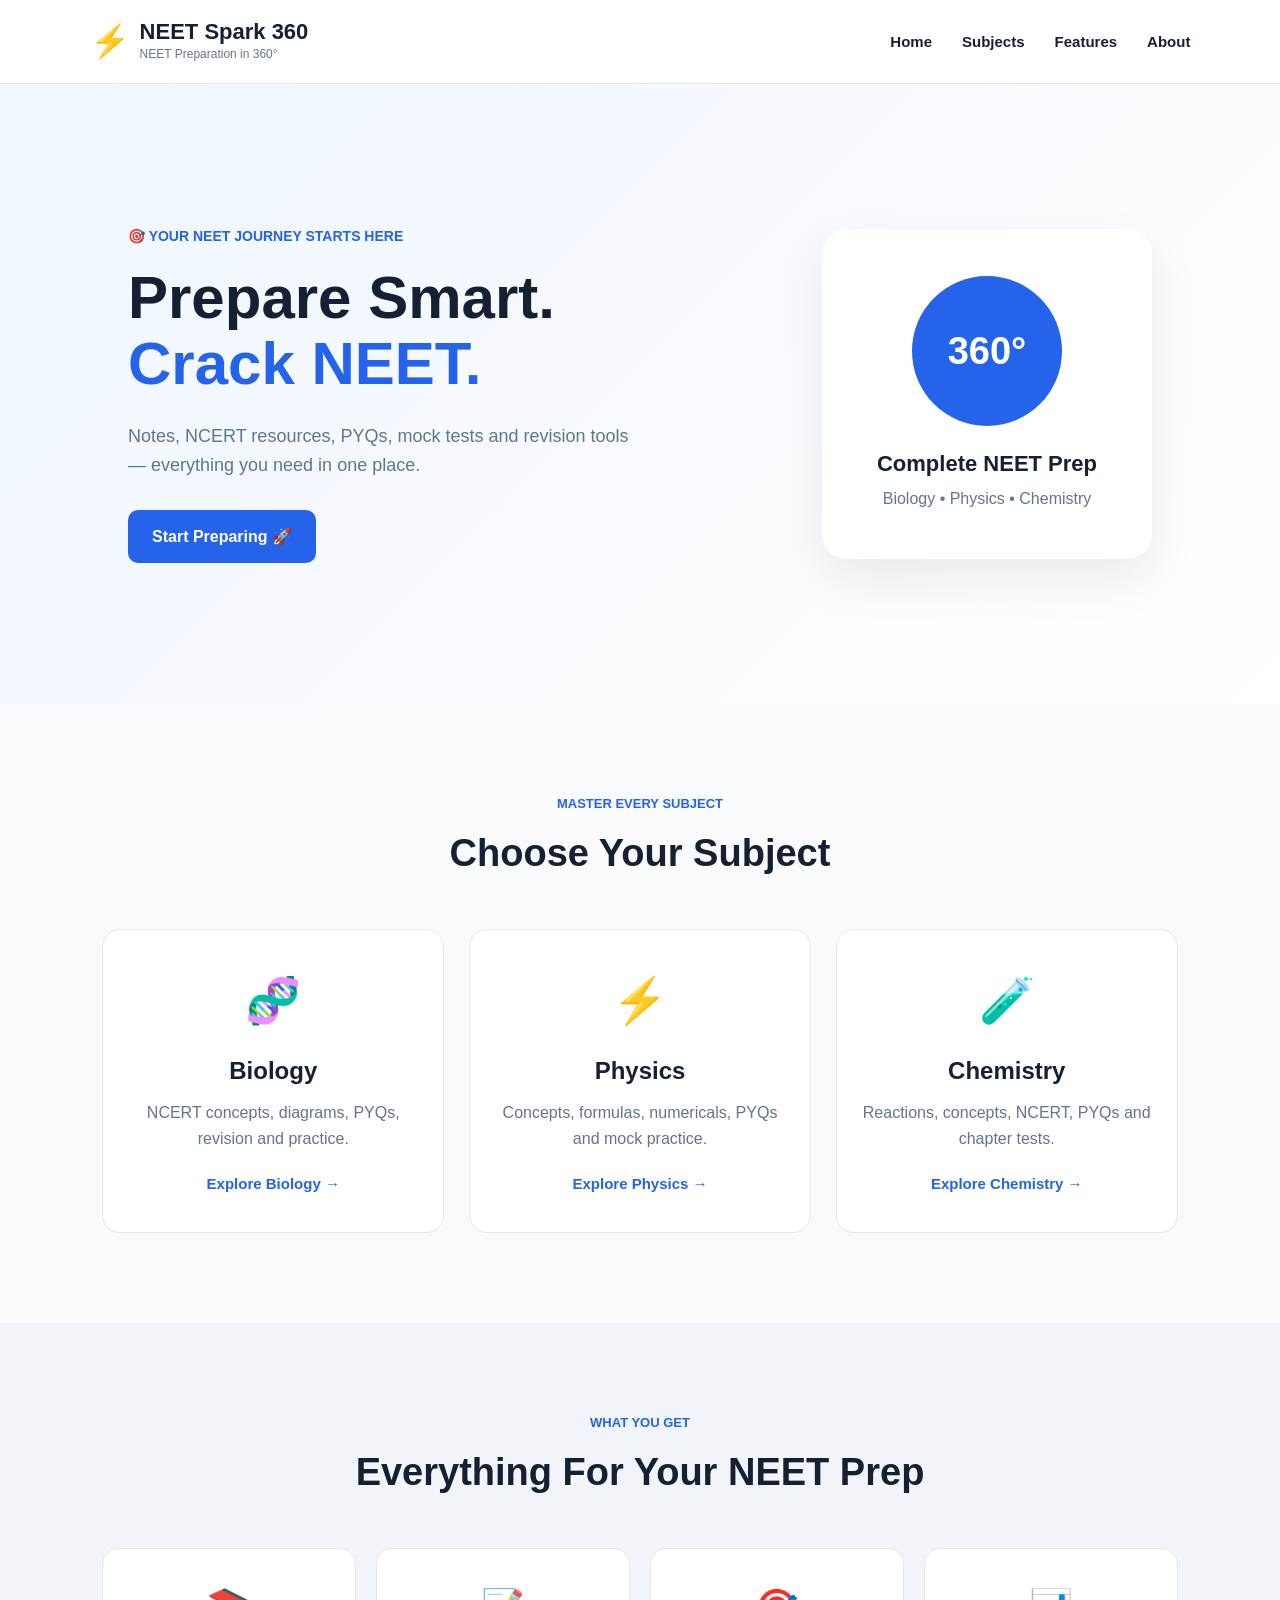
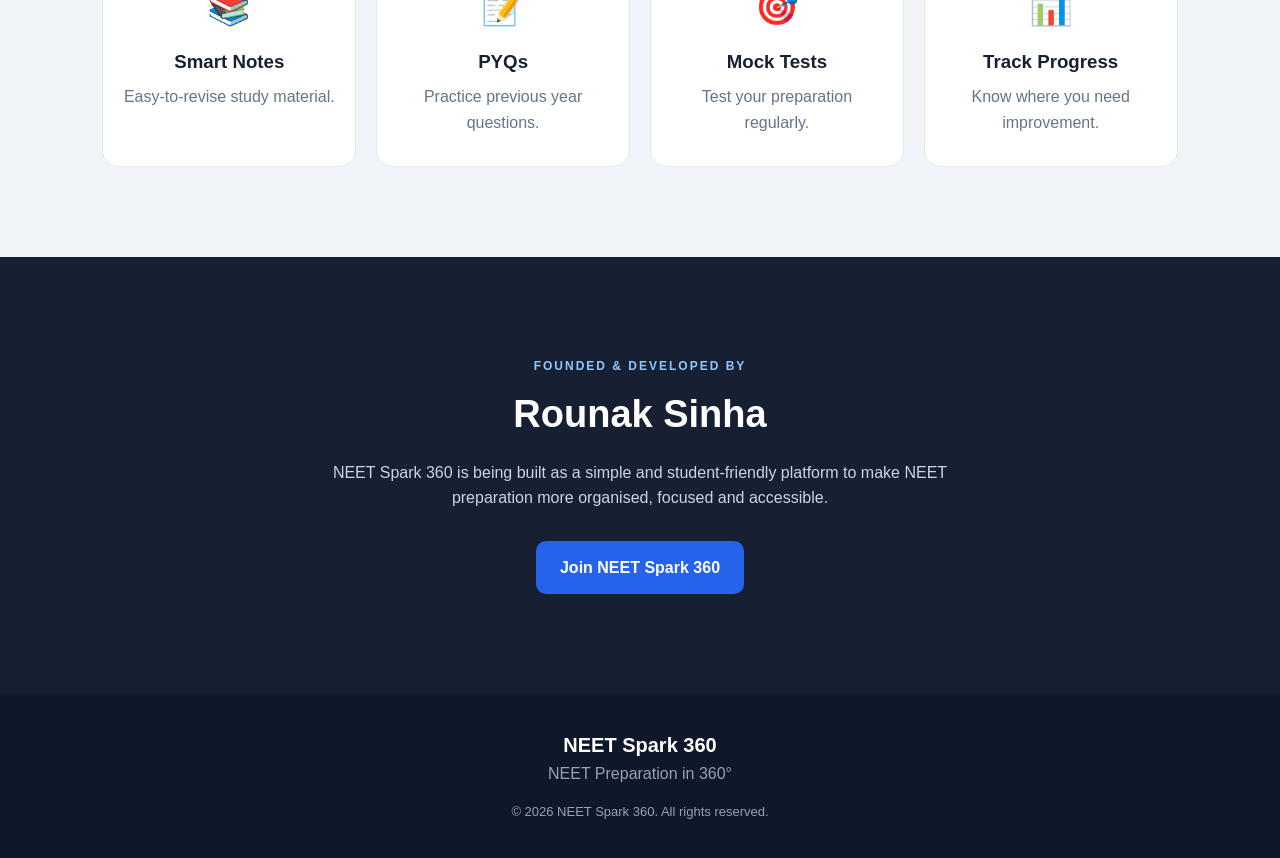
<file: index.html>
<!DOCTYPE html>
<html lang="en">

<head>
    <meta charset="UTF-8">
    <meta name="viewport" content="width=device-width, initial-scale=1.0">

    <title>NEET Spark 360</title>

    <link rel="stylesheet" href="style.css">
</head>

<body>

    <!-- HEADER + NAVIGATION -->
    <header>

        <div class="logo">

            <span>⚡</span>

            <div>
                <h1>NEET Spark 360</h1>
                <p>NEET Preparation in 360°</p>
            </div>

        </div>

        <nav>
            <a href="#home">Home</a>
            <a href="#subjects">Subjects</a>
            <a href="#features">Features</a>
            <a href="#about">About</a>
        </nav>

    </header>


    <!-- HOME -->
    <section class="hero" id="home">

        <div class="hero-text">

            <p class="tag">🎯 YOUR NEET JOURNEY STARTS HERE</p>

            <h2>
                Prepare Smart.<br>
                <span>Crack NEET.</span>
            </h2>

            <p class="hero-description">
                Notes, NCERT resources, PYQs, mock tests and
                revision tools — everything you need in one place.
            </p>

            <button class="primary-btn">
                Start Preparing 🚀
            </button>

        </div>


        <div class="hero-box">

            <div class="circle">360°</div>

            <h3>Complete NEET Prep</h3>

            <p>Biology • Physics • Chemistry</p>

        </div>

    </section>


    <!-- SUBJECTS -->
    <section class="section" id="subjects">

        <p class="section-tag">MASTER EVERY SUBJECT</p>

        <h2 class="section-title">Choose Your Subject</h2>


        <div class="subject-container">


            <!-- BIOLOGY -->
            <div class="subject-card">

                <div class="subject-icon">🧬</div>

                <h3>Biology</h3>

                <p>
                    NCERT concepts, diagrams, PYQs,
                    revision and practice.
                </p>

                <button onclick="window.location.href='biology.html'">
                    Explore Biology →
                </button>

            </div>


            <!-- PHYSICS -->
            <div class="subject-card">

                <div class="subject-icon">⚡</div>

                <h3>Physics</h3>

                <p>
                    Concepts, formulas, numericals,
                    PYQs and mock practice.
                </p>

                <button onclick="window.location.href='physics.html'">
                    Explore Physics →
                </button>

            </div>


            <!-- CHEMISTRY -->
            <div class="subject-card">

                <div class="subject-icon">🧪</div>

                <h3>Chemistry</h3>

                <p>
                    Reactions, concepts, NCERT,
                    PYQs and chapter tests.
                </p>

                <button onclick="window.location.href='chemistry.html'">
                    Explore Chemistry →
                </button>

            </div>

        </div>

    </section>


    <!-- FEATURES -->
    <section class="section features-section" id="features">

        <p class="section-tag">WHAT YOU GET</p>

        <h2 class="section-title">
            Everything For Your NEET Prep
        </h2>


        <div class="feature-container">


            <div class="feature">

                <span>📚</span>

                <h3>Smart Notes</h3>

                <p>
                    Easy-to-revise study material.
                </p>

            </div>


            <div class="feature">

                <span>📝</span>

                <h3>PYQs</h3>

                <p>
                    Practice previous year questions.
                </p>

            </div>


            <div class="feature">

                <span>🎯</span>

                <h3>Mock Tests</h3>

                <p>
                    Test your preparation regularly.
                </p>

            </div>


            <div class="feature">

                <span>📊</span>

                <h3>Track Progress</h3>

                <p>
                    Know where you need improvement.
                </p>

            </div>

        </div>

    </section>


    <!-- ABOUT -->
    <section class="about" id="about">

        <p class="founder-label">
            FOUNDED & DEVELOPED BY
        </p>

        <h2>Rounak Sinha</h2>

        <p>
            NEET Spark 360 is being built as a simple and
            student-friendly platform to make NEET preparation
            more organised, focused and accessible.
        </p>

        <button class="primary-btn">
            Join NEET Spark 360
        </button>

    </section>


    <!-- FOOTER -->
    <footer>

        <h3>NEET Spark 360</h3>

        <p>NEET Preparation in 360°</p>

        <p class="copyright">
            © 2026 NEET Spark 360. All rights reserved.
        </p>

    </footer>

</body>

</html>
</file>
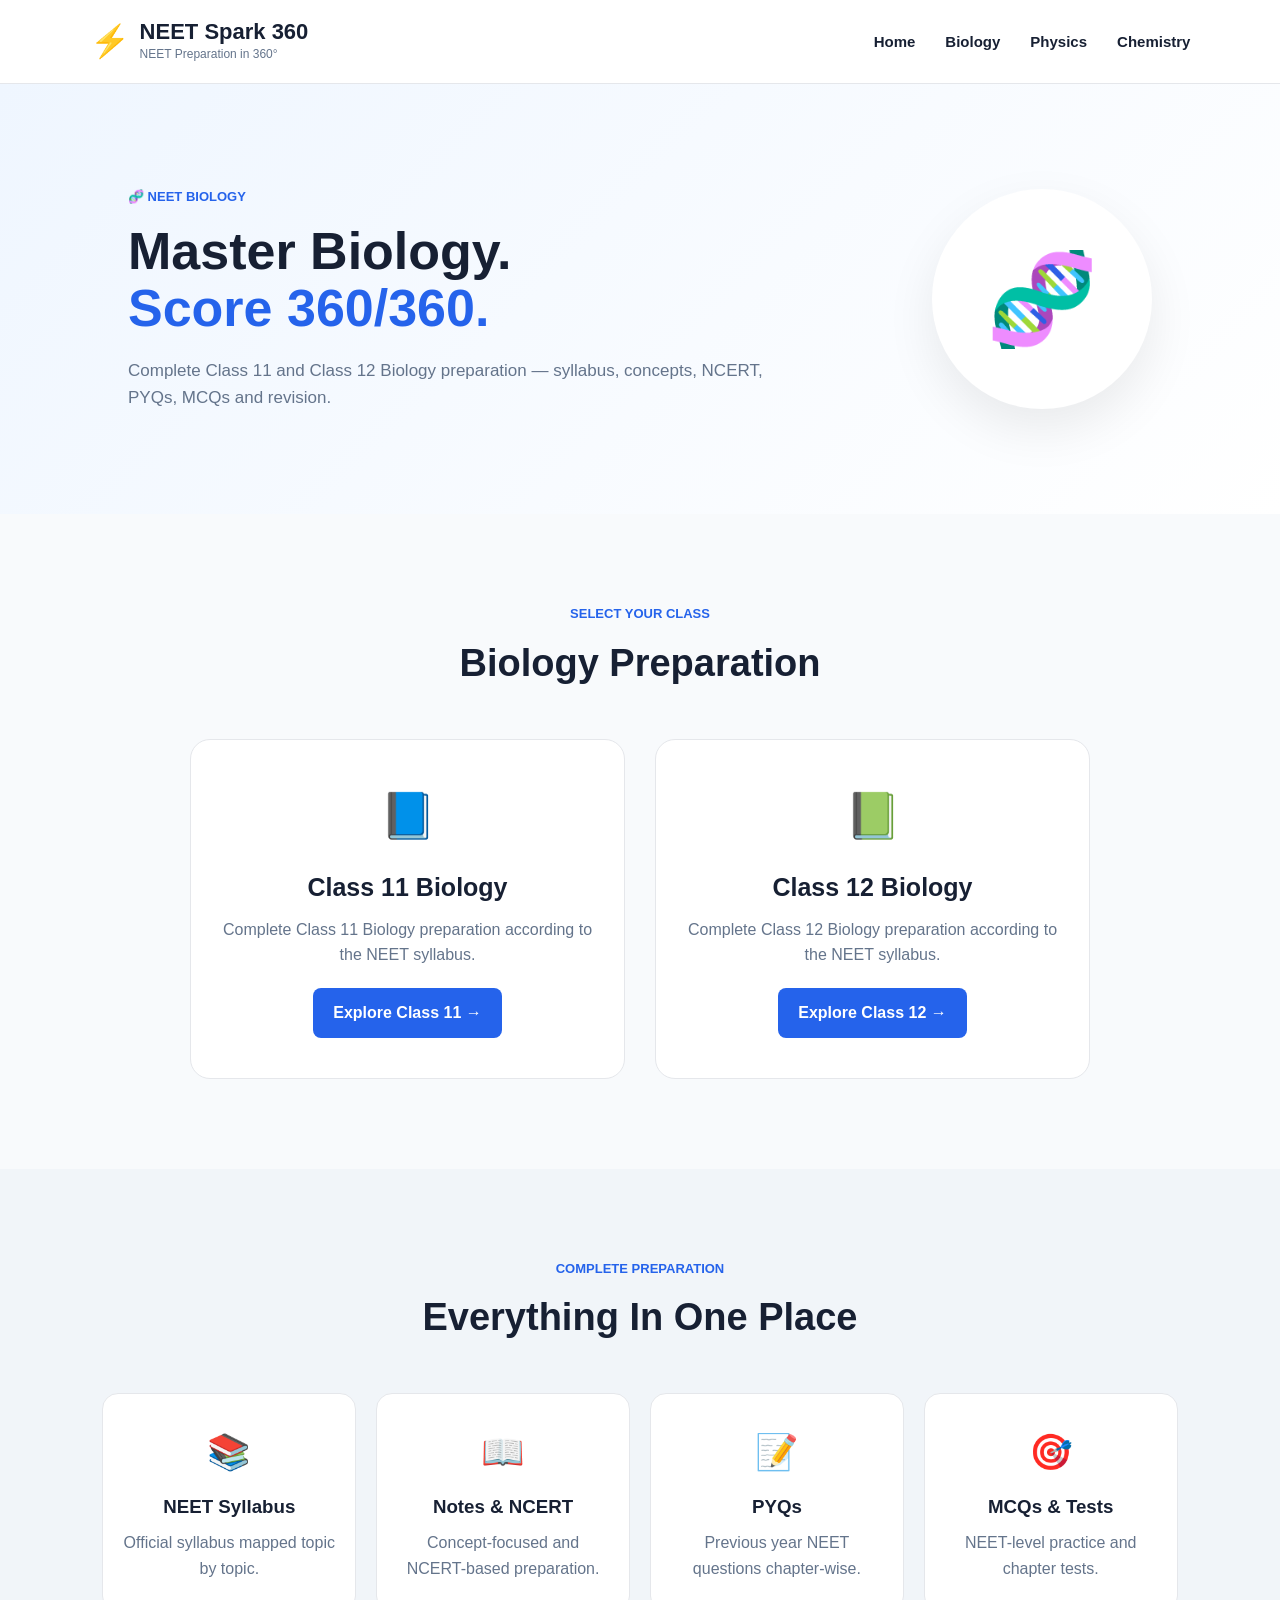
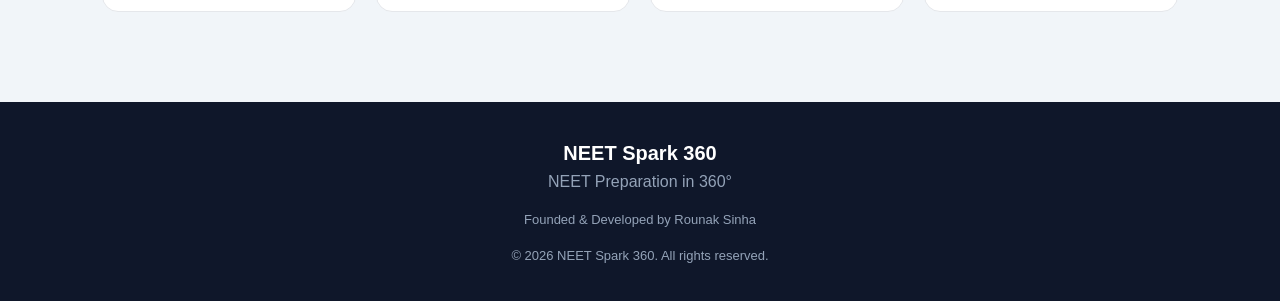
<file: biology.html>
<!DOCTYPE html>
<html lang="en">

<head>
    <meta charset="UTF-8">
    <meta name="viewport" content="width=device-width, initial-scale=1.0">

    <title>Biology | NEET Spark 360</title>

    <link rel="stylesheet" href="style.css">
</head>

<body>

    <!-- HEADER -->
    <header>

        <div class="logo">

            <span>⚡</span>

            <div>
                <h1>NEET Spark 360</h1>
                <p>NEET Preparation in 360°</p>
            </div>

        </div>

        <nav>
            <a href="index.html">Home</a>
            <a href="biology.html">Biology</a>
            <a href="physics.html">Physics</a>
            <a href="chemistry.html">Chemistry</a>
        </nav>

    </header>


    <!-- BIOLOGY HERO -->
    <section class="subject-hero">

        <div>

            <p class="section-tag">
                🧬 NEET BIOLOGY
            </p>

            <h2>
                Master Biology.<br>
                <span>Score 360/360.</span>
            </h2>

            <p>
                Complete Class 11 and Class 12 Biology
                preparation — syllabus, concepts, NCERT,
                PYQs, MCQs and revision.
            </p>

        </div>


        <div class="subject-hero-icon">
            🧬
        </div>

    </section>


    <!-- CLASS SELECTION -->
    <section class="section">

        <p class="section-tag">
            SELECT YOUR CLASS
        </p>

        <h2 class="section-title">
            Biology Preparation
        </h2>


        <div class="class-container">


            <!-- CLASS 11 -->
            <div class="class-card">

                <div class="class-icon">
                    📘
                </div>

                <h3>
                    Class 11 Biology
                </h3>

                <p>
                    Complete Class 11 Biology preparation
                    according to the NEET syllabus.
                </p>

                <button onclick="window.location.href='biology11.html'">
                    Explore Class 11 →
                </button>

            </div>


            <!-- CLASS 12 -->
            <div class="class-card">

                <div class="class-icon">
                    📗
                </div>

                <h3>
                    Class 12 Biology
                </h3>

                <p>
                    Complete Class 12 Biology preparation
                    according to the NEET syllabus.
                </p>

                <button onclick="window.location.href='biology12.html'">
                    Explore Class 12 →
                </button>

            </div>

        </div>

    </section>


    <!-- WHAT'S INCLUDED -->
    <section class="section features-section">

        <p class="section-tag">
            COMPLETE PREPARATION
        </p>

        <h2 class="section-title">
            Everything In One Place
        </h2>


        <div class="feature-container">


            <div class="feature">

                <span>📚</span>

                <h3>
                    NEET Syllabus
                </h3>

                <p>
                    Official syllabus mapped
                    topic by topic.
                </p>

            </div>


            <div class="feature">

                <span>📖</span>

                <h3>
                    Notes & NCERT
                </h3>

                <p>
                    Concept-focused and
                    NCERT-based preparation.
                </p>

            </div>


            <div class="feature">

                <span>📝</span>

                <h3>
                    PYQs
                </h3>

                <p>
                    Previous year NEET
                    questions chapter-wise.
                </p>

            </div>


            <div class="feature">

                <span>🎯</span>

                <h3>
                    MCQs & Tests
                </h3>

                <p>
                    NEET-level practice
                    and chapter tests.
                </p>

            </div>

        </div>

    </section>


    <!-- FOOTER -->
    <footer>

        <h3>
            NEET Spark 360
        </h3>

        <p>
            NEET Preparation in 360°
        </p>

        <p class="copyright">
            Founded & Developed by Rounak Sinha
        </p>

        <p class="copyright">
            © 2026 NEET Spark 360. All rights reserved.
        </p>

    </footer>


</body>

</html>
</file>
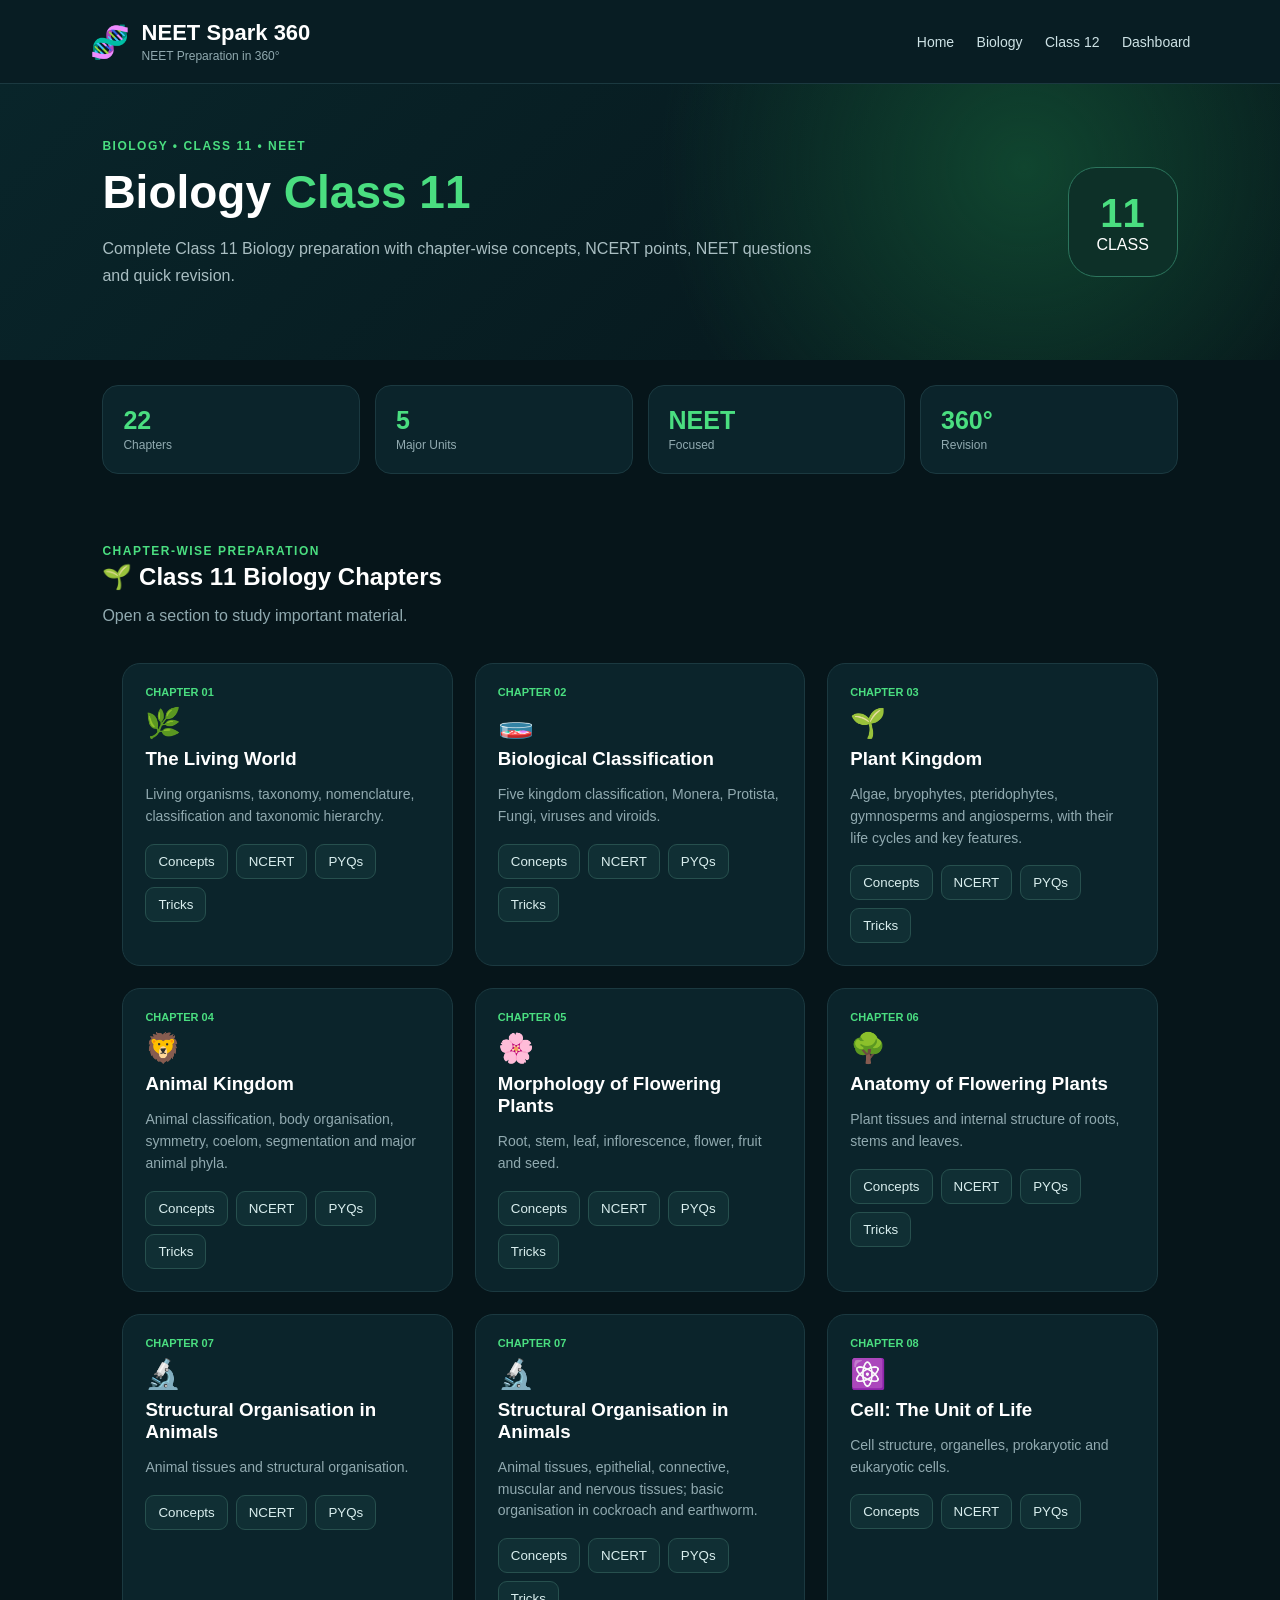
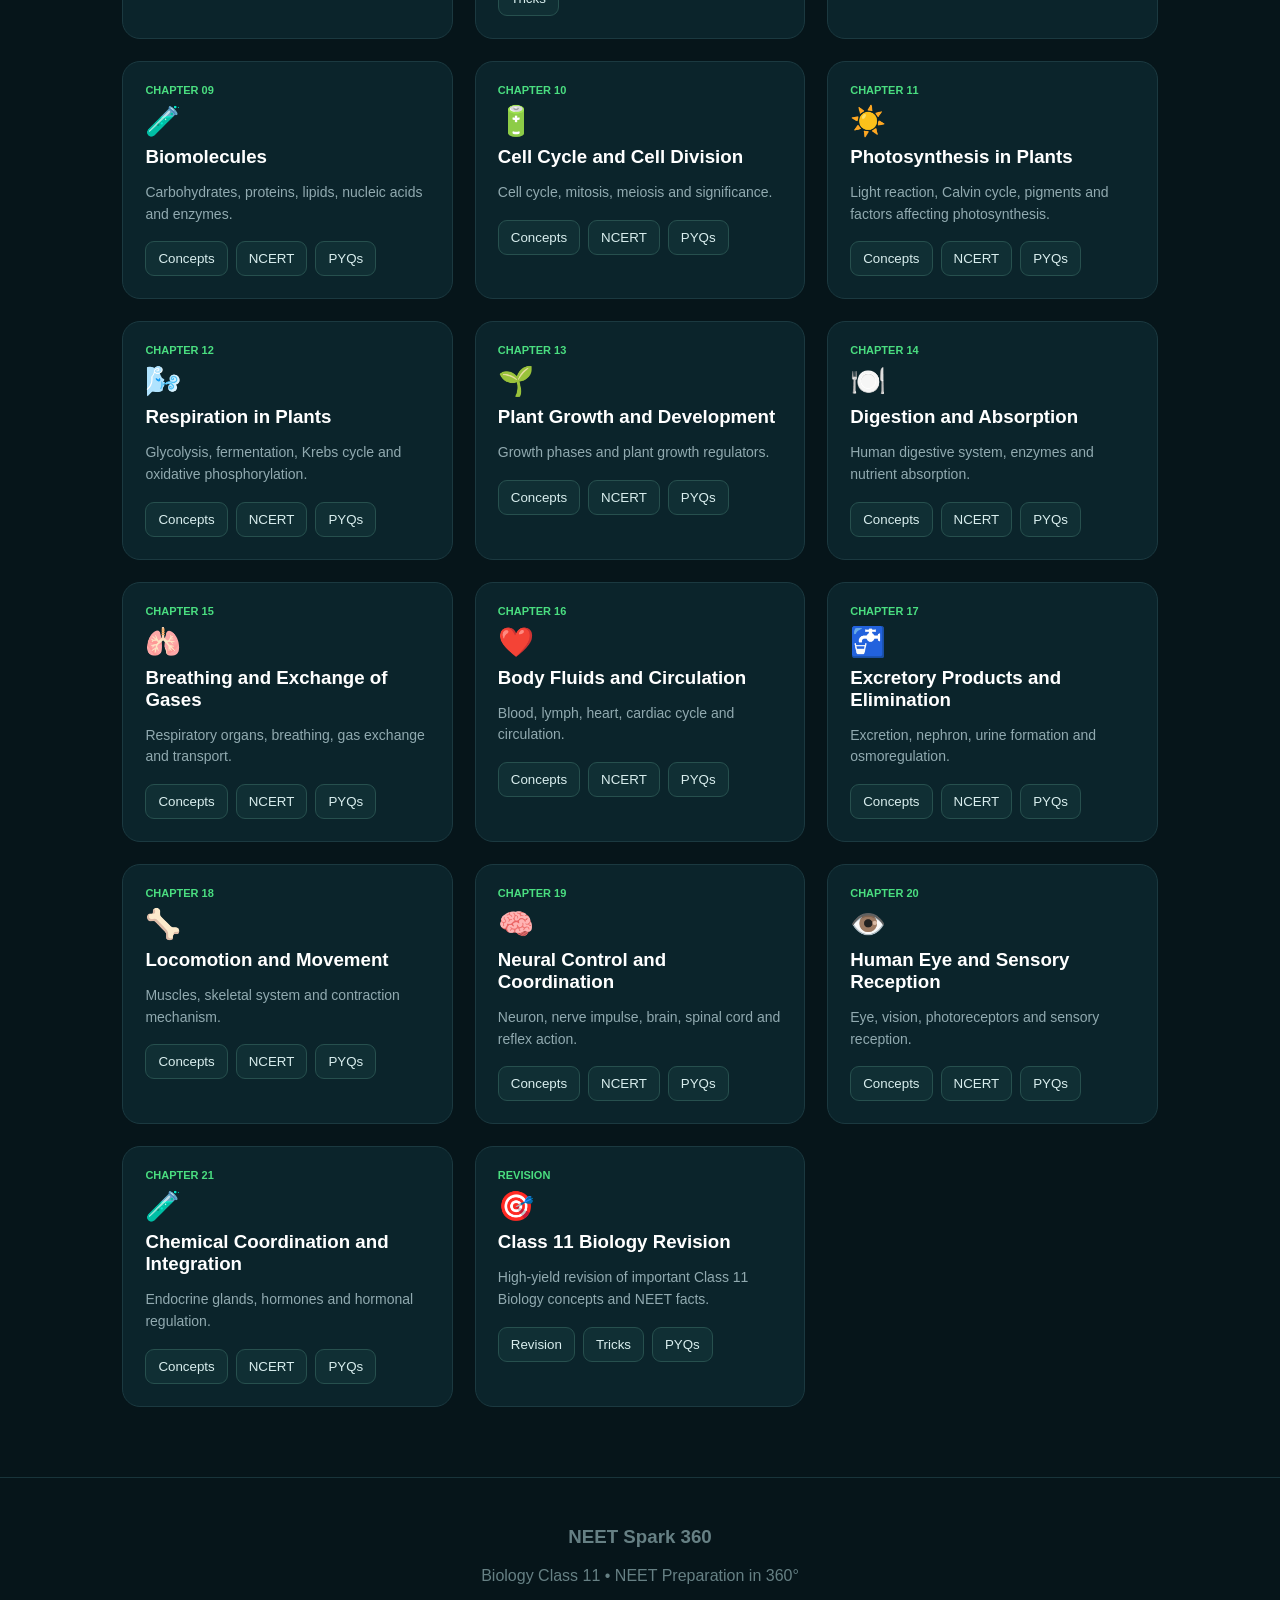
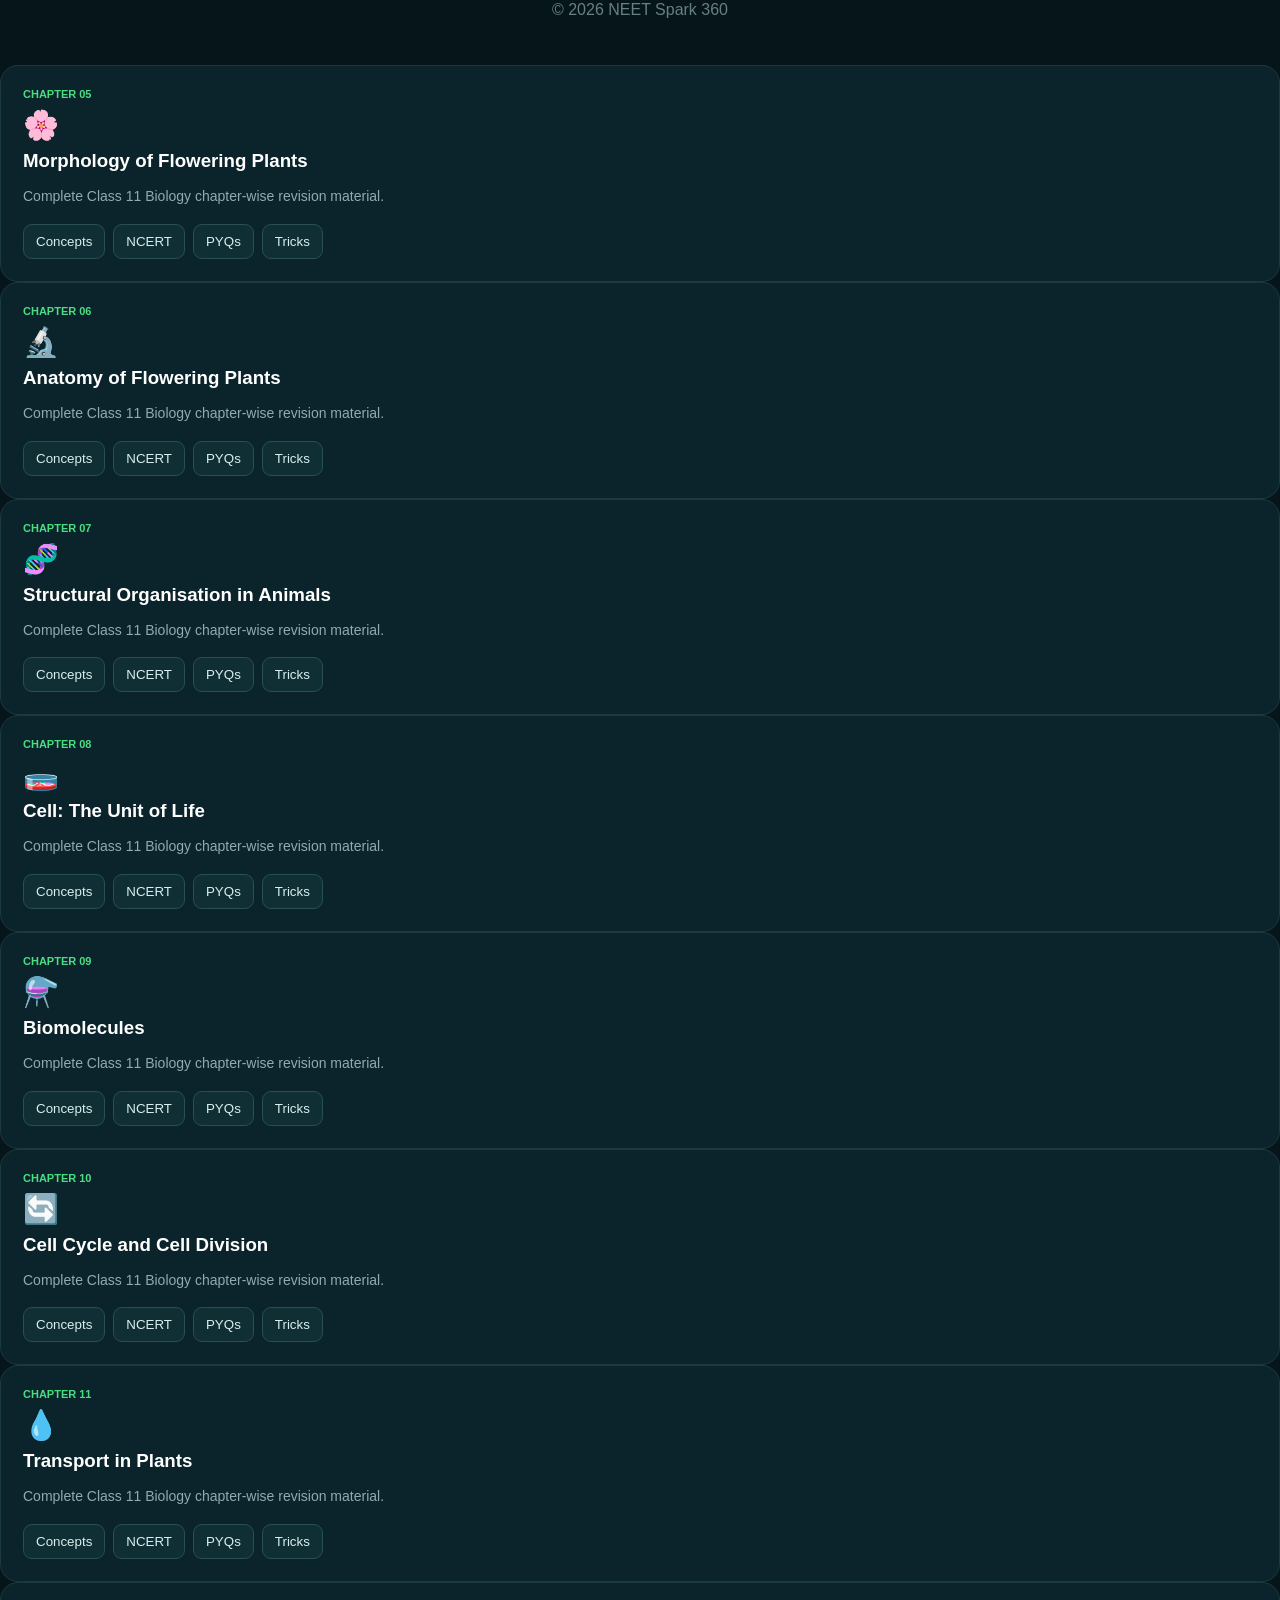
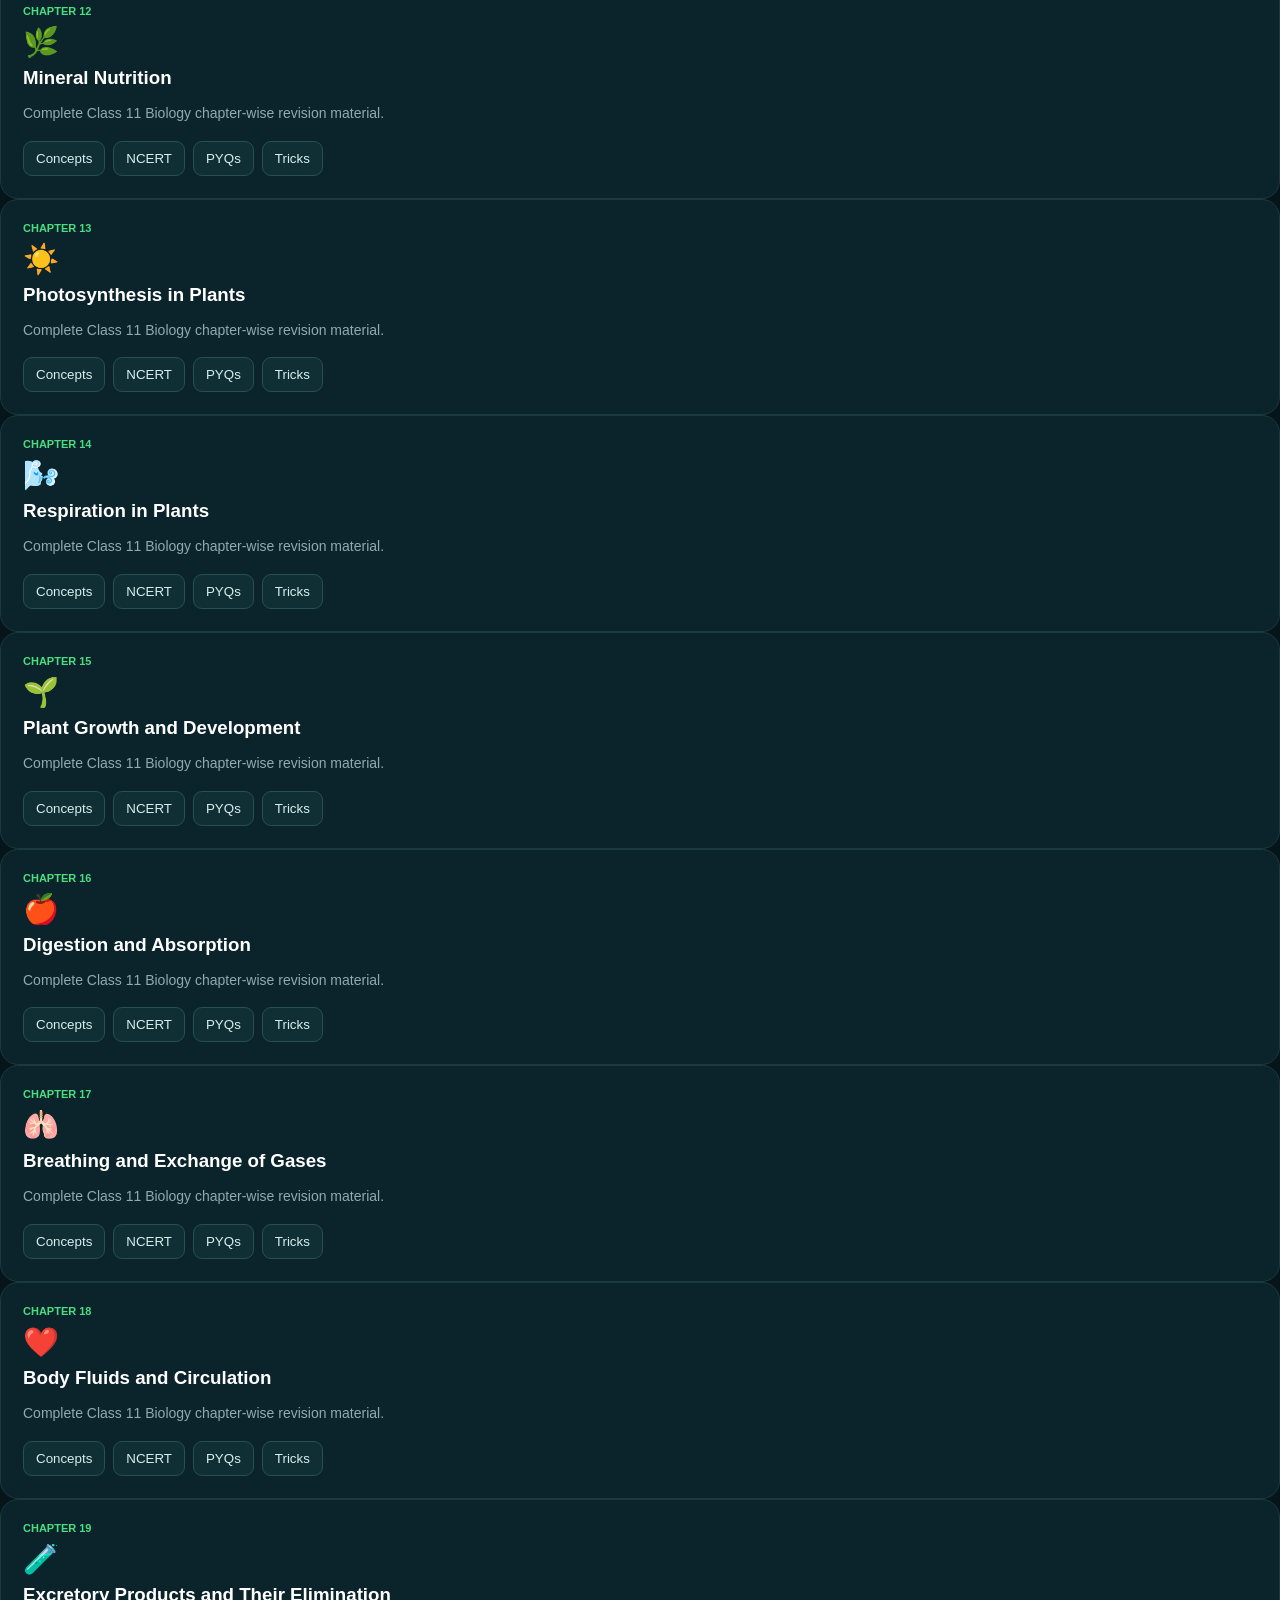
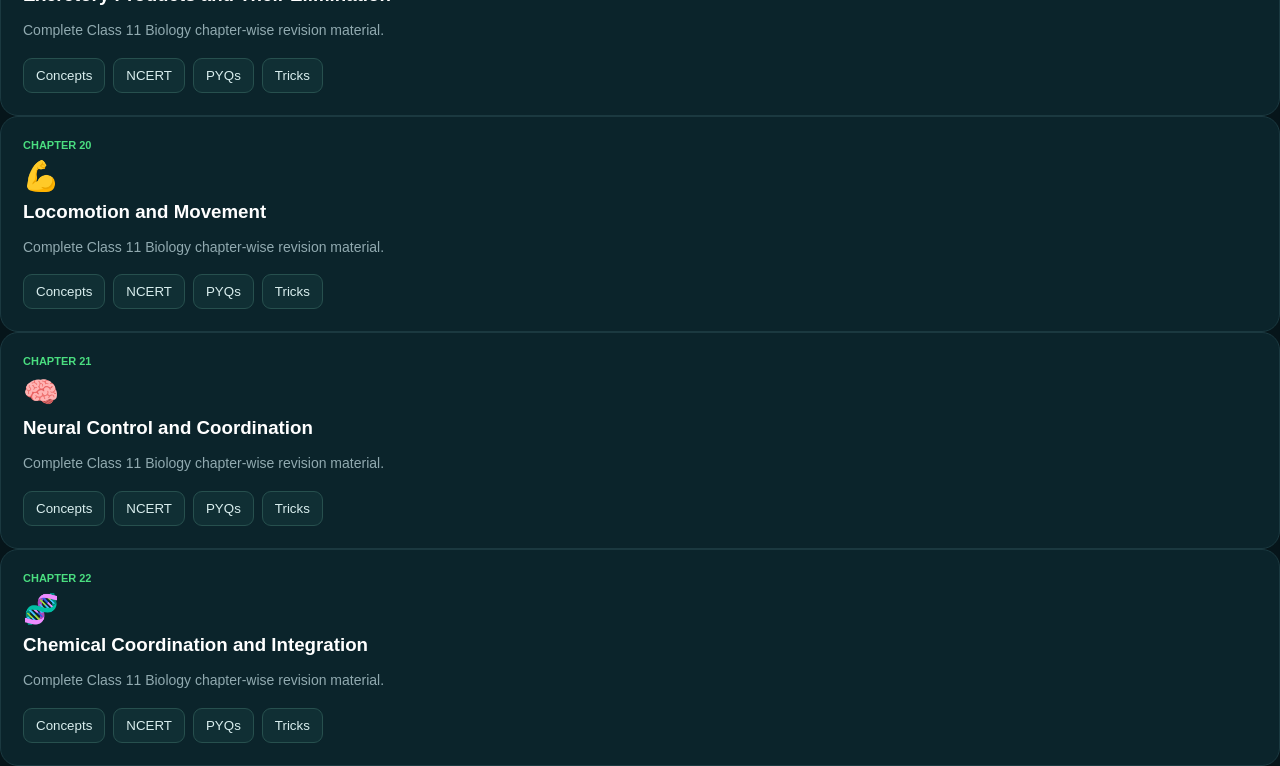
<file: biology11.html>
<!DOCTYPE html>
<html lang="en">

<head>
    <meta charset="UTF-8">
    <meta name="viewport" content="width=device-width, initial-scale=1.0">
    <title>Biology Class 11 | NEET Spark 360</title>

    <style>
        * {
            box-sizing: border-box
        }

        body {
            margin: 0;
            font-family: Arial, sans-serif;
            background: #06151a;
            color: #fff;
        }

        header {
            padding: 20px 7%;
            display: flex;
            justify-content: space-between;
            align-items: center;
            background: #081d23;
            border-bottom: 1px solid #1b3940;
        }

        .logo {
            display: flex;
            align-items: center;
            gap: 12px;
        }

        .logo span {
            font-size: 32px
        }

        .logo h1 {
            margin: 0;
            font-size: 22px;
        }

        .logo p {
            margin: 3px 0 0;
            color: #91aab0;
            font-size: 12px;
        }

        nav a {
            color: #cde2e5;
            text-decoration: none;
            margin-left: 18px;
            font-size: 14px;
        }

        nav a:hover {
            color: #4ade80
        }

        .hero {
            padding: 55px 8%;
            display: flex;
            justify-content: space-between;
            align-items: center;
            background:
                radial-gradient(circle at 80% 30%, #10452f, transparent 35%),
                linear-gradient(135deg, #09252a, #06151a);
        }

        .tag {
            font-size: 12px;
            color: #4ade80;
            font-weight: bold;
            letter-spacing: 1.5px;
        }

        .hero h2 {
            font-size: 46px;
            margin: 12px 0;
        }

        .hero h2 span {
            color: #4ade80
        }

        .hero p {
            max-width: 720px;
            color: #a9bec2;
            line-height: 1.7;
        }

        .badge {
            width: 110px;
            height: 110px;
            border-radius: 28px;
            background: #0d3028;
            border: 1px solid #2c755d;
            display: grid;
            place-items: center;
            text-align: center;
        }

        .badge strong {
            font-size: 40px;
            color: #4ade80;
            display: block;
        }

        .stats {
            display: grid;
            grid-template-columns: repeat(4, 1fr);
            gap: 15px;
            padding: 25px 8%;
        }

        .stat {
            background: #0b242b;
            border: 1px solid #1b3940;
            border-radius: 16px;
            padding: 20px;
        }

        .stat strong {
            display: block;
            color: #4ade80;
            font-size: 25px;
        }

        .stat span {
            color: #91aab0;
            font-size: 12px;
        }

        main {
            padding: 20px 8%
        }

        .section-title {
            margin: 25px 0 18px
        }

        .section-title h2 {
            margin: 5px 0
        }

        .section-title p {
            color: #91aab0
        }

        .grid {
            display: grid;
            grid-template-columns: repeat(auto-fit, minmax(280px, 1fr));
            gap: 18px;
        }

        .card {
            background: #0b242b;
            border: 1px solid #1b3940;
            border-radius: 18px;
            padding: 22px;
            transition: .2s;
        }

        .card:hover {
            transform: translateY(-3px);
            border-color: #4ade80;
        }

        .num {
            font-size: 11px;
            color: #4ade80;
            font-weight: bold;
        }

        .icon {
            font-size: 29px;
            margin: 8px 0;
        }

        .card h3 {
            margin: 8px 0
        }

        .card p {
            color: #91aab0;
            font-size: 14px;
            line-height: 1.55;
        }

        .buttons {
            display: flex;
            gap: 8px;
            flex-wrap: wrap;
            margin-top: 16px;
        }

        .buttons button {
            background: #102f34;
            border: 1px solid #27504e;
            color: #d9eeee;
            border-radius: 9px;
            padding: 9px 12px;
            cursor: pointer;
        }

        .buttons button:hover {
            border-color: #4ade80;
            color: #4ade80;
        }

        .content {
            display: none;
            margin-top: 15px;
            background: #06191e;
            border: 1px solid #265149;
            border-radius: 12px;
            padding: 16px;
            color: #cfe3e5;
            font-size: 13px;
            line-height: 1.7;
        }

        .content.active {
            display: block
        }

        .content h3 {
            margin-top: 0;
            color: #4ade80;
        }

        .content h4 {
            color: #dfffee;
            margin-bottom: 5px;
        }

        .content ul {
            padding-left: 20px;
        }

        .question {
            background: #0b242b;
            border: 1px solid #1b3940;
            padding: 12px;
            border-radius: 10px;
            margin: 10px 0;
        }

        footer {
            text-align: center;
            padding: 30px;
            color: #668084;
            border-top: 1px solid #18343a;
            margin-top: 30px;
        }

        @media(max-width:700px) {
            nav {
                display: none
            }

            .hero {
                display: block;
                padding: 42px 6%;
            }

            .hero h2 {
                font-size: 38px
            }

            .badge {
                margin-top: 25px
            }

            .stats {
                grid-template-columns: 1fr 1fr;
                padding: 20px 6%;
            }

            main {
                padding: 15px 6%
            }
        }

        .chapter-grid {
            width: 100%;
            max-width: 1200px;
            margin: 0 auto;
            padding: 20px;
            display: grid;
            grid-template-columns: repeat(auto-fit, minmax(300px, 1fr));
            gap: 22px;
        }

        .chapter-grid .card {
            width: 100%;
            display: block !important;
        }

        @media(max-width:650px) {
            .chapter-grid {
                grid-template-columns: 1fr;
                padding: 12px;
            }
        }
    </style>
</head>

<body>

    <header>

        <div class="logo">
            <span>🧬</span>

            <div>
                <h1>NEET Spark 360</h1>
                <p>NEET Preparation in 360°</p>
            </div>
        </div>

        <nav>
            <a href="index.html">Home</a>
            <a href="biology.html">Biology</a>
            <a href="biology12.html">Class 12</a>
            <a href="dashboard.html">Dashboard</a>
        </nav>

    </header>


    <section class="hero">

        <div>
            <div class="tag">BIOLOGY • CLASS 11 • NEET</div>

            <h2>
                Biology <span>Class 11</span>
            </h2>

            <p>
                Complete Class 11 Biology preparation with chapter-wise
                concepts, NCERT points, NEET questions and quick revision.
            </p>
        </div>

        <div class="badge">
            <div>
                <strong>11</strong>
                CLASS
            </div>
        </div>

    </section>


    <div class="stats">

        <div class="stat">
            <strong>22</strong>
            <span>Chapters</span>
        </div>

        <div class="stat">
            <strong>5</strong>
            <span>Major Units</span>
        </div>

        <div class="stat">
            <strong>NEET</strong>
            <span>Focused</span>
        </div>

        <div class="stat">
            <strong>360°</strong>
            <span>Revision</span>
        </div>

    </div>


    <main>

        <div class="section-title">

            <div class="tag">CHAPTER-WISE PREPARATION</div>

            <h2>🌱 Class 11 Biology Chapters</h2>

            <p>
                Open a section to study important material.
            </p>

        </div>


        <div class="grid">


            <div class="chapter-grid">
                <!-- CHAPTER 1 -->

                <div class="card">

                    <div class="num">CHAPTER 01</div>

                    <div class="icon">🌿</div>

                    <h3>The Living World</h3>

                    <p>
                        Living organisms, taxonomy, nomenclature,
                        classification and taxonomic hierarchy.
                    </p>

                    <div class="buttons">

                        <button onclick="openContent('c1','concepts')">
                            Concepts
                        </button>

                        <button onclick="openContent('c1','ncert')">
                            NCERT
                        </button>

                        <button onclick="openContent('c1','pyq')">
                            PYQs
                        </button>

                        <button onclick="openContent('c1','tricks')">
                            Tricks
                        </button>

                    </div>

                    <div id="c1" class="content"></div>

                </div>


                <!-- CHAPTER 2 -->

                <div class="card">

                    <div class="num">CHAPTER 02</div>

                    <div class="icon">🧫</div>

                    <h3>Biological Classification</h3>

                    <p>
                        Five kingdom classification, Monera, Protista,
                        Fungi, viruses and viroids.
                    </p>

                    <div class="buttons">

                        <button onclick="showChapter2('concepts')">Concepts</button>
                        <button onclick="showChapter2('ncert')">NCERT</button>
                        <button onclick="showChapter2('pyq')">PYQs</button>
                        <button onclick="showChapter2('tricks')">Tricks</button>

                    </div>

                    <div id="c2" class="content"></div>

                </div>


                <!-- CHAPTER 3 -->

                <div class="card">

                    <div class="num">CHAPTER 03</div>

                    <div class="icon">🌱</div>

                    <h3>Plant Kingdom</h3>

                    <p>
                        Algae, bryophytes, pteridophytes, gymnosperms and
                        angiosperms, with their life cycles and key features.
                    </p>

                    <div class="buttons">

                        <button onclick="showChapter3('concepts')">Concepts</button>
                        <button onclick="showChapter3('ncert')">NCERT</button>
                        <button onclick="showChapter3('pyq')">PYQs</button>
                        <button onclick="showChapter3('tricks')">Tricks</button>

                    </div>

                    <div id="c3" class="content"></div>

                </div>


                <!-- CHAPTER 4 -->

                <div class="card">

                    <div class="num">CHAPTER 04</div>

                    <div class="icon">🦁</div>

                    <h3>Animal Kingdom</h3>

                    <p>
                        Animal classification, body organisation, symmetry,
                        coelom, segmentation and major animal phyla.
                    </p>

                    <div class="buttons">

                        <button onclick="showChapter4('concepts')">Concepts</button>
                        <button onclick="showChapter4('ncert')">NCERT</button>
                        <button onclick="showChapter4('pyq')">PYQs</button>
                        <button onclick="showChapter4('tricks')">Tricks</button>

                    </div>

                    <div id="c4" class="content"></div>

                </div>


                <!-- CHAPTER 5 -->

                <div class="card">

                    <div class="num">CHAPTER 05</div>

                    <div class="icon">🌸</div>

                    <h3>Morphology of Flowering Plants</h3>

                    <p>
                        Root, stem, leaf, inflorescence, flower,
                        fruit and seed.
                    </p>

                    <div class="buttons">
                        <button onclick="showChapter5('concepts')">Concepts</button>
                        <button onclick="showChapter5('ncert')">NCERT</button>
                        <button onclick="showChapter5('pyq')">PYQs</button>
                        <button onclick="showChapter5('tricks')">Tricks</button>
                    </div>

                    <div id="c5" class="content"></div>

                </div>


                <!-- CHAPTER 6 -->

                <div class="card">

                    <div class="num">CHAPTER 06</div>

                    <div class="icon">🌳</div>

                    <h3>Anatomy of Flowering Plants</h3>

                    <p>
                        Plant tissues and internal structure of roots,
                        stems and leaves.
                    </p>

                    <div class="buttons">
                        <button onclick="showChapter6('concepts')">Concepts</button>
                        <button onclick="showChapter6('ncert')">NCERT</button>
                        <button onclick="showChapter6('pyq')">PYQs</button>
                        <button onclick="showChapter6('tricks')">Tricks</button>
                    </div>

                    <div id="c6" class="content"></div>

                </div>


                <!-- CHAPTER 7 -->

                <div class="card">

                    <div class="num">CHAPTER 07</div>

                    <div class="icon">🔬</div>

                    <h3>Structural Organisation in Animals</h3>

                    <p>
                        Animal tissues and structural organisation.
                    </p>

                    <div class="buttons">
                        <button onclick="simpleContent('c7','Concepts')">Concepts</button>
                        <button onclick="simpleContent('c7','NCERT')">NCERT</button>
                        <button onclick="simpleContent('c7','PYQs')">PYQs</button>
                    </div>

                    <div id="c7" class="content"></div>

                </div>


                <!-- CHAPTER 7 -->
                <div class="card">
                    <div class="num">CHAPTER 07</div>
                    <div class="icon">🔬</div>
                    <h3>Structural Organisation in Animals</h3>
                    <p>Animal tissues, epithelial, connective, muscular and nervous tissues; basic organisation in
                        cockroach and earthworm.</p>
                    <div class="buttons">
                        <button onclick="showChapter7('concepts')">Concepts</button>
                        <button onclick="showChapter7('ncert')">NCERT</button>
                        <button onclick="showChapter7('pyq')">PYQs</button>
                        <button onclick="showChapter7('tricks')">Tricks</button>
                    </div>
                    <div id="c7" class="content"></div>
                </div>

                <!-- CHAPTER 8 -->

                <div class="card">

                    <div class="num">CHAPTER 08</div>

                    <div class="icon">⚛️</div>

                    <h3>Cell: The Unit of Life</h3>

                    <p>
                        Cell structure, organelles, prokaryotic and
                        eukaryotic cells.
                    </p>

                    <div class="buttons">
                        <button onclick="simpleContent('c8','Concepts')">Concepts</button>
                        <button onclick="simpleContent('c8','NCERT')">NCERT</button>
                        <button onclick="simpleContent('c8','PYQs')">PYQs</button>
                    </div>

                    <div id="c8" class="content"></div>

                </div>


                <!-- CHAPTER 9 -->

                <div class="card">

                    <div class="num">CHAPTER 09</div>

                    <div class="icon">🧪</div>

                    <h3>Biomolecules</h3>

                    <p>
                        Carbohydrates, proteins, lipids, nucleic acids
                        and enzymes.
                    </p>

                    <div class="buttons">
                        <button onclick="simpleContent('c9','Concepts')">Concepts</button>
                        <button onclick="simpleContent('c9','NCERT')">NCERT</button>
                        <button onclick="simpleContent('c9','PYQs')">PYQs</button>
                    </div>

                    <div id="c9" class="content"></div>

                </div>


                <!-- CHAPTER 10 -->

                <div class="card">

                    <div class="num">CHAPTER 10</div>

                    <div class="icon">🔋</div>

                    <h3>Cell Cycle and Cell Division</h3>

                    <p>
                        Cell cycle, mitosis, meiosis and significance.
                    </p>

                    <div class="buttons">
                        <button onclick="simpleContent('c10','Concepts')">Concepts</button>
                        <button onclick="simpleContent('c10','NCERT')">NCERT</button>
                        <button onclick="simpleContent('c10','PYQs')">PYQs</button>
                    </div>

                    <div id="c10" class="content"></div>

                </div>


                <!-- CHAPTER 11 -->

                <div class="card">

                    <div class="num">CHAPTER 11</div>

                    <div class="icon">☀️</div>

                    <h3>Photosynthesis in Plants</h3>

                    <p>
                        Light reaction, Calvin cycle, pigments and factors
                        affecting photosynthesis.
                    </p>

                    <div class="buttons">
                        <button onclick="simpleContent('c11','Concepts')">Concepts</button>
                        <button onclick="simpleContent('c11','NCERT')">NCERT</button>
                        <button onclick="simpleContent('c11','PYQs')">PYQs</button>
                    </div>

                    <div id="c11" class="content"></div>

                </div>


                <!-- CHAPTER 12 -->

                <div class="card">

                    <div class="num">CHAPTER 12</div>

                    <div class="icon">🌬️</div>

                    <h3>Respiration in Plants</h3>

                    <p>
                        Glycolysis, fermentation, Krebs cycle and
                        oxidative phosphorylation.
                    </p>

                    <div class="buttons">
                        <button onclick="simpleContent('c12','Concepts')">Concepts</button>
                        <button onclick="simpleContent('c12','NCERT')">NCERT</button>
                        <button onclick="simpleContent('c12','PYQs')">PYQs</button>
                    </div>

                    <div id="c12" class="content"></div>

                </div>


                <!-- CHAPTER 13 -->

                <div class="card">

                    <div class="num">CHAPTER 13</div>

                    <div class="icon">🌱</div>

                    <h3>Plant Growth and Development</h3>

                    <p>
                        Growth phases and plant growth regulators.
                    </p>

                    <div class="buttons">
                        <button onclick="simpleContent('c13','Concepts')">Concepts</button>
                        <button onclick="simpleContent('c13','NCERT')">NCERT</button>
                        <button onclick="simpleContent('c13','PYQs')">PYQs</button>
                    </div>

                    <div id="c13" class="content"></div>

                </div>


                <!-- CHAPTER 14 -->

                <div class="card">

                    <div class="num">CHAPTER 14</div>

                    <div class="icon">🍽️</div>

                    <h3>Digestion and Absorption</h3>

                    <p>
                        Human digestive system, enzymes and nutrient
                        absorption.
                    </p>

                    <div class="buttons">
                        <button onclick="simpleContent('c14','Concepts')">Concepts</button>
                        <button onclick="simpleContent('c14','NCERT')">NCERT</button>
                        <button onclick="simpleContent('c14','PYQs')">PYQs</button>
                    </div>

                    <div id="c14" class="content"></div>

                </div>


                <!-- CHAPTER 15 -->

                <div class="card">

                    <div class="num">CHAPTER 15</div>

                    <div class="icon">🫁</div>

                    <h3>Breathing and Exchange of Gases</h3>

                    <p>
                        Respiratory organs, breathing, gas exchange
                        and transport.
                    </p>

                    <div class="buttons">
                        <button onclick="simpleContent('c15','Concepts')">Concepts</button>
                        <button onclick="simpleContent('c15','NCERT')">NCERT</button>
                        <button onclick="simpleContent('c15','PYQs')">PYQs</button>
                    </div>

                    <div id="c15" class="content"></div>

                </div>


                <!-- CHAPTER 16 -->

                <div class="card">

                    <div class="num">CHAPTER 16</div>

                    <div class="icon">❤️</div>

                    <h3>Body Fluids and Circulation</h3>

                    <p>
                        Blood, lymph, heart, cardiac cycle and circulation.
                    </p>

                    <div class="buttons">
                        <button onclick="simpleContent('c16','Concepts')">Concepts</button>
                        <button onclick="simpleContent('c16','NCERT')">NCERT</button>
                        <button onclick="simpleContent('c16','PYQs')">PYQs</button>
                    </div>

                    <div id="c16" class="content"></div>

                </div>


                <!-- CHAPTER 17 -->

                <div class="card">

                    <div class="num">CHAPTER 17</div>

                    <div class="icon">🚰</div>

                    <h3>Excretory Products and Elimination</h3>

                    <p>
                        Excretion, nephron, urine formation and
                        osmoregulation.
                    </p>

                    <div class="buttons">
                        <button onclick="simpleContent('c17','Concepts')">Concepts</button>
                        <button onclick="simpleContent('c17','NCERT')">NCERT</button>
                        <button onclick="simpleContent('c17','PYQs')">PYQs</button>
                    </div>

                    <div id="c17" class="content"></div>

                </div>


                <!-- CHAPTER 18 -->

                <div class="card">

                    <div class="num">CHAPTER 18</div>

                    <div class="icon">🦴</div>

                    <h3>Locomotion and Movement</h3>

                    <p>
                        Muscles, skeletal system and contraction mechanism.
                    </p>

                    <div class="buttons">
                        <button onclick="simpleContent('c18','Concepts')">Concepts</button>
                        <button onclick="simpleContent('c18','NCERT')">NCERT</button>
                        <button onclick="simpleContent('c18','PYQs')">PYQs</button>
                    </div>

                    <div id="c18" class="content"></div>

                </div>


                <!-- CHAPTER 19 -->

                <div class="card">

                    <div class="num">CHAPTER 19</div>

                    <div class="icon">🧠</div>

                    <h3>Neural Control and Coordination</h3>

                    <p>
                        Neuron, nerve impulse, brain, spinal cord
                        and reflex action.
                    </p>

                    <div class="buttons">
                        <button onclick="simpleContent('c19','Concepts')">Concepts</button>
                        <button onclick="simpleContent('c19','NCERT')">NCERT</button>
                        <button onclick="simpleContent('c19','PYQs')">PYQs</button>
                    </div>

                    <div id="c19" class="content"></div>

                </div>


                <!-- CHAPTER 20 -->

                <div class="card">

                    <div class="num">CHAPTER 20</div>

                    <div class="icon">👁️</div>

                    <h3>Human Eye and Sensory Reception</h3>

                    <p>
                        Eye, vision, photoreceptors and sensory reception.
                    </p>

                    <div class="buttons">
                        <button onclick="simpleContent('c20','Concepts')">Concepts</button>
                        <button onclick="simpleContent('c20','NCERT')">NCERT</button>
                        <button onclick="simpleContent('c20','PYQs')">PYQs</button>
                    </div>

                    <div id="c20" class="content"></div>

                </div>


                <!-- CHAPTER 21 -->

                <div class="card">

                    <div class="num">CHAPTER 21</div>

                    <div class="icon">🧪</div>

                    <h3>Chemical Coordination and Integration</h3>

                    <p>
                        Endocrine glands, hormones and hormonal regulation.
                    </p>

                    <div class="buttons">
                        <button onclick="simpleContent('c21','Concepts')">Concepts</button>
                        <button onclick="simpleContent('c21','NCERT')">NCERT</button>
                        <button onclick="simpleContent('c21','PYQs')">PYQs</button>
                    </div>

                    <div id="c21" class="content"></div>

                </div>


                <!-- REVISION -->

                <div class="card">

                    <div class="num">REVISION</div>

                    <div class="icon">🎯</div>

                    <h3>Class 11 Biology Revision</h3>

                    <p>
                        High-yield revision of important Class 11 Biology
                        concepts and NEET facts.
                    </p>

                    <div class="buttons">
                        <button onclick="simpleContent('c22','Revision')">Revision</button>
                        <button onclick="simpleContent('c22','Tricks')">Tricks</button>
                        <button onclick="simpleContent('c22','PYQs')">PYQs</button>
                    </div>

                    <div id="c22" class="content"></div>

                </div>


            </div>
    </main>


    <footer>

        <h3>NEET Spark 360</h3>

        <p>
            Biology Class 11 • NEET Preparation in 360°
        </p>

        <p>
            © 2026 NEET Spark 360
        </p>

    </footer>



    <!-- CHAPTER 05 -->
    <div class="card">
        <div class="num">CHAPTER 05</div>
        <div class="icon">🌸</div>
        <h3>Morphology of Flowering Plants</h3>
        <p>Complete Class 11 Biology chapter-wise revision material.</p>
        <div class="buttons">
            <button onclick="showExtraChapter('05','concepts')">Concepts</button>
            <button onclick="showExtraChapter('05','ncert')">NCERT</button>
            <button onclick="showExtraChapter('05','pyq')">PYQs</button>
            <button onclick="showExtraChapter('05','tricks')">Tricks</button>
        </div>
        <div id="c05" class="content"></div>
    </div>


    <!-- CHAPTER 06 -->
    <div class="card">
        <div class="num">CHAPTER 06</div>
        <div class="icon">🔬</div>
        <h3>Anatomy of Flowering Plants</h3>
        <p>Complete Class 11 Biology chapter-wise revision material.</p>
        <div class="buttons">
            <button onclick="showExtraChapter('06','concepts')">Concepts</button>
            <button onclick="showExtraChapter('06','ncert')">NCERT</button>
            <button onclick="showExtraChapter('06','pyq')">PYQs</button>
            <button onclick="showExtraChapter('06','tricks')">Tricks</button>
        </div>
        <div id="c06" class="content"></div>
    </div>


    <!-- CHAPTER 07 -->
    <div class="card">
        <div class="num">CHAPTER 07</div>
        <div class="icon">🧬</div>
        <h3>Structural Organisation in Animals</h3>
        <p>Complete Class 11 Biology chapter-wise revision material.</p>
        <div class="buttons">
            <button onclick="showExtraChapter('07','concepts')">Concepts</button>
            <button onclick="showExtraChapter('07','ncert')">NCERT</button>
            <button onclick="showExtraChapter('07','pyq')">PYQs</button>
            <button onclick="showExtraChapter('07','tricks')">Tricks</button>
        </div>
        <div id="c07" class="content"></div>
    </div>


    <!-- CHAPTER 08 -->
    <div class="card">
        <div class="num">CHAPTER 08</div>
        <div class="icon">🧫</div>
        <h3>Cell: The Unit of Life</h3>
        <p>Complete Class 11 Biology chapter-wise revision material.</p>
        <div class="buttons">
            <button onclick="showExtraChapter('08','concepts')">Concepts</button>
            <button onclick="showExtraChapter('08','ncert')">NCERT</button>
            <button onclick="showExtraChapter('08','pyq')">PYQs</button>
            <button onclick="showExtraChapter('08','tricks')">Tricks</button>
        </div>
        <div id="c08" class="content"></div>
    </div>


    <!-- CHAPTER 09 -->
    <div class="card">
        <div class="num">CHAPTER 09</div>
        <div class="icon">⚗️</div>
        <h3>Biomolecules</h3>
        <p>Complete Class 11 Biology chapter-wise revision material.</p>
        <div class="buttons">
            <button onclick="showExtraChapter('09','concepts')">Concepts</button>
            <button onclick="showExtraChapter('09','ncert')">NCERT</button>
            <button onclick="showExtraChapter('09','pyq')">PYQs</button>
            <button onclick="showExtraChapter('09','tricks')">Tricks</button>
        </div>
        <div id="c09" class="content"></div>
    </div>


    <!-- CHAPTER 10 -->
    <div class="card">
        <div class="num">CHAPTER 10</div>
        <div class="icon">🔄</div>
        <h3>Cell Cycle and Cell Division</h3>
        <p>Complete Class 11 Biology chapter-wise revision material.</p>
        <div class="buttons">
            <button onclick="showExtraChapter('10','concepts')">Concepts</button>
            <button onclick="showExtraChapter('10','ncert')">NCERT</button>
            <button onclick="showExtraChapter('10','pyq')">PYQs</button>
            <button onclick="showExtraChapter('10','tricks')">Tricks</button>
        </div>
        <div id="c10" class="content"></div>
    </div>


    <!-- CHAPTER 11 -->
    <div class="card">
        <div class="num">CHAPTER 11</div>
        <div class="icon">💧</div>
        <h3>Transport in Plants</h3>
        <p>Complete Class 11 Biology chapter-wise revision material.</p>
        <div class="buttons">
            <button onclick="showExtraChapter('11','concepts')">Concepts</button>
            <button onclick="showExtraChapter('11','ncert')">NCERT</button>
            <button onclick="showExtraChapter('11','pyq')">PYQs</button>
            <button onclick="showExtraChapter('11','tricks')">Tricks</button>
        </div>
        <div id="c11" class="content"></div>
    </div>


    <!-- CHAPTER 12 -->
    <div class="card">
        <div class="num">CHAPTER 12</div>
        <div class="icon">🌿</div>
        <h3>Mineral Nutrition</h3>
        <p>Complete Class 11 Biology chapter-wise revision material.</p>
        <div class="buttons">
            <button onclick="showExtraChapter('12','concepts')">Concepts</button>
            <button onclick="showExtraChapter('12','ncert')">NCERT</button>
            <button onclick="showExtraChapter('12','pyq')">PYQs</button>
            <button onclick="showExtraChapter('12','tricks')">Tricks</button>
        </div>
        <div id="c12" class="content"></div>
    </div>


    <!-- CHAPTER 13 -->
    <div class="card">
        <div class="num">CHAPTER 13</div>
        <div class="icon">☀️</div>
        <h3>Photosynthesis in Plants</h3>
        <p>Complete Class 11 Biology chapter-wise revision material.</p>
        <div class="buttons">
            <button onclick="showExtraChapter('13','concepts')">Concepts</button>
            <button onclick="showExtraChapter('13','ncert')">NCERT</button>
            <button onclick="showExtraChapter('13','pyq')">PYQs</button>
            <button onclick="showExtraChapter('13','tricks')">Tricks</button>
        </div>
        <div id="c13" class="content"></div>
    </div>


    <!-- CHAPTER 14 -->
    <div class="card">
        <div class="num">CHAPTER 14</div>
        <div class="icon">🌬️</div>
        <h3>Respiration in Plants</h3>
        <p>Complete Class 11 Biology chapter-wise revision material.</p>
        <div class="buttons">
            <button onclick="showExtraChapter('14','concepts')">Concepts</button>
            <button onclick="showExtraChapter('14','ncert')">NCERT</button>
            <button onclick="showExtraChapter('14','pyq')">PYQs</button>
            <button onclick="showExtraChapter('14','tricks')">Tricks</button>
        </div>
        <div id="c14" class="content"></div>
    </div>


    <!-- CHAPTER 15 -->
    <div class="card">
        <div class="num">CHAPTER 15</div>
        <div class="icon">🌱</div>
        <h3>Plant Growth and Development</h3>
        <p>Complete Class 11 Biology chapter-wise revision material.</p>
        <div class="buttons">
            <button onclick="showExtraChapter('15','concepts')">Concepts</button>
            <button onclick="showExtraChapter('15','ncert')">NCERT</button>
            <button onclick="showExtraChapter('15','pyq')">PYQs</button>
            <button onclick="showExtraChapter('15','tricks')">Tricks</button>
        </div>
        <div id="c15" class="content"></div>
    </div>


    <!-- CHAPTER 16 -->
    <div class="card">
        <div class="num">CHAPTER 16</div>
        <div class="icon">🍎</div>
        <h3>Digestion and Absorption</h3>
        <p>Complete Class 11 Biology chapter-wise revision material.</p>
        <div class="buttons">
            <button onclick="showExtraChapter('16','concepts')">Concepts</button>
            <button onclick="showExtraChapter('16','ncert')">NCERT</button>
            <button onclick="showExtraChapter('16','pyq')">PYQs</button>
            <button onclick="showExtraChapter('16','tricks')">Tricks</button>
        </div>
        <div id="c16" class="content"></div>
    </div>


    <!-- CHAPTER 17 -->
    <div class="card">
        <div class="num">CHAPTER 17</div>
        <div class="icon">🫁</div>
        <h3>Breathing and Exchange of Gases</h3>
        <p>Complete Class 11 Biology chapter-wise revision material.</p>
        <div class="buttons">
            <button onclick="showExtraChapter('17','concepts')">Concepts</button>
            <button onclick="showExtraChapter('17','ncert')">NCERT</button>
            <button onclick="showExtraChapter('17','pyq')">PYQs</button>
            <button onclick="showExtraChapter('17','tricks')">Tricks</button>
        </div>
        <div id="c17" class="content"></div>
    </div>


    <!-- CHAPTER 18 -->
    <div class="card">
        <div class="num">CHAPTER 18</div>
        <div class="icon">❤️</div>
        <h3>Body Fluids and Circulation</h3>
        <p>Complete Class 11 Biology chapter-wise revision material.</p>
        <div class="buttons">
            <button onclick="showExtraChapter('18','concepts')">Concepts</button>
            <button onclick="showExtraChapter('18','ncert')">NCERT</button>
            <button onclick="showExtraChapter('18','pyq')">PYQs</button>
            <button onclick="showExtraChapter('18','tricks')">Tricks</button>
        </div>
        <div id="c18" class="content"></div>
    </div>


    <!-- CHAPTER 19 -->
    <div class="card">
        <div class="num">CHAPTER 19</div>
        <div class="icon">🧪</div>
        <h3>Excretory Products and Their Elimination</h3>
        <p>Complete Class 11 Biology chapter-wise revision material.</p>
        <div class="buttons">
            <button onclick="showExtraChapter('19','concepts')">Concepts</button>
            <button onclick="showExtraChapter('19','ncert')">NCERT</button>
            <button onclick="showExtraChapter('19','pyq')">PYQs</button>
            <button onclick="showExtraChapter('19','tricks')">Tricks</button>
        </div>
        <div id="c19" class="content"></div>
    </div>


    <!-- CHAPTER 20 -->
    <div class="card">
        <div class="num">CHAPTER 20</div>
        <div class="icon">💪</div>
        <h3>Locomotion and Movement</h3>
        <p>Complete Class 11 Biology chapter-wise revision material.</p>
        <div class="buttons">
            <button onclick="showExtraChapter('20','concepts')">Concepts</button>
            <button onclick="showExtraChapter('20','ncert')">NCERT</button>
            <button onclick="showExtraChapter('20','pyq')">PYQs</button>
            <button onclick="showExtraChapter('20','tricks')">Tricks</button>
        </div>
        <div id="c20" class="content"></div>
    </div>


    <!-- CHAPTER 21 -->
    <div class="card">
        <div class="num">CHAPTER 21</div>
        <div class="icon">🧠</div>
        <h3>Neural Control and Coordination</h3>
        <p>Complete Class 11 Biology chapter-wise revision material.</p>
        <div class="buttons">
            <button onclick="showExtraChapter('21','concepts')">Concepts</button>
            <button onclick="showExtraChapter('21','ncert')">NCERT</button>
            <button onclick="showExtraChapter('21','pyq')">PYQs</button>
            <button onclick="showExtraChapter('21','tricks')">Tricks</button>
        </div>
        <div id="c21" class="content"></div>
    </div>


    <!-- CHAPTER 22 -->
    <div class="card">
        <div class="num">CHAPTER 22</div>
        <div class="icon">🧬</div>
        <h3>Chemical Coordination and Integration</h3>
        <p>Complete Class 11 Biology chapter-wise revision material.</p>
        <div class="buttons">
            <button onclick="showExtraChapter('22','concepts')">Concepts</button>
            <button onclick="showExtraChapter('22','ncert')">NCERT</button>
            <button onclick="showExtraChapter('22','pyq')">PYQs</button>
            <button onclick="showExtraChapter('22','tricks')">Tricks</button>
        </div>
        <div id="c22" class="content"></div>
    </div>

    </div>
    <script>
        const extraChapters = {
            '05': { title: 'Morphology of Flowering Plants', concepts: '<ul><li>Root, stem, leaf and their modifications.</li><li>Inflorescence, flower, fruit and seed.</li><li>Families and important floral characters.</li></ul>', ncert: '<ul><li>Root → primary root, lateral roots and root hairs.</li><li>Stem → nodes, internodes and buds.</li><li>Leaf → petiole, lamina and venation.</li><li>Flower → reproductive structure of angiosperms.</li><li>Fruit develops generally from the ovary after fertilisation.</li><li>Fabaceae, Solanaceae and Liliaceae are important NCERT families.</li></ul>', pyq: '<h3>🧠 PYQs</h3><div class="question"><b>Q1.</b> Revise the NCERT statements of this chapter and practise chapter-wise NEET questions.<br><br><b>Answer:</b> Use the NCERT-based revision above.</div>', tricks: '<h3>💡 Tricks</h3><ul><li>Read NCERT line by line.</li><li>Make a one-page formula/fact sheet.</li><li>Revise diagrams and keywords.</li></ul>' },
            '06': { title: 'Anatomy of Flowering Plants', concepts: '<ul><li>Plant tissues and tissue systems.</li><li>Meristematic and permanent tissues.</li><li>Dicot and monocot root, stem and leaf anatomy.</li></ul>', ncert: '<ul><li>Meristematic tissue is actively dividing.</li><li>Parenchyma, collenchyma and sclerenchyma are simple permanent tissues.</li><li>Xylem and phloem are complex tissues.</li><li>Epidermis, ground tissue and vascular tissue form major tissue systems.</li><li>Dicot stem has vascular bundles arranged in a ring.</li><li>Monocot stem has scattered vascular bundles.</li></ul>', pyq: '<h3>🧠 PYQs</h3><div class="question"><b>Q1.</b> Revise the NCERT statements of this chapter and practise chapter-wise NEET questions.<br><br><b>Answer:</b> Use the NCERT-based revision above.</div>', tricks: '<h3>💡 Tricks</h3><ul><li>Read NCERT line by line.</li><li>Make a one-page formula/fact sheet.</li><li>Revise diagrams and keywords.</li></ul>' },
            '07': { title: 'Structural Organisation in Animals', concepts: '<ul><li>Animal tissues and their functions.</li><li>Epithelial, connective, muscular and nervous tissues.</li><li>Basic organisation using cockroach and frog examples.</li></ul>', ncert: '<ul><li>Epithelial tissue covers body surfaces and lines cavities.</li><li>Connective tissue includes areolar, adipose, cartilage, bone and blood.</li><li>Muscle tissue may be skeletal, smooth or cardiac.</li><li>Neuron is the structural and functional unit of nervous tissue.</li><li>Cockroach is an arthropod with segmented body and jointed appendages.</li></ul>', pyq: '<h3>🧠 PYQs</h3><div class="question"><b>Q1.</b> Revise the NCERT statements of this chapter and practise chapter-wise NEET questions.<br><br><b>Answer:</b> Use the NCERT-based revision above.</div>', tricks: '<h3>💡 Tricks</h3><ul><li>Read NCERT line by line.</li><li>Make a one-page formula/fact sheet.</li><li>Revise diagrams and keywords.</li></ul>' },
            '08': { title: 'Cell: The Unit of Life', concepts: '<ul><li>Cell theory and cell structure.</li><li>Prokaryotic and eukaryotic cells.</li><li>Cell organelles and their functions.</li></ul>', ncert: '<ul><li>Cell is the basic structural and functional unit of life.</li><li>Prokaryotes lack a membrane-bound nucleus.</li><li>Eukaryotic cells possess membrane-bound organelles.</li><li>Mitochondria are major sites of aerobic respiration.</li><li>Ribosomes are involved in protein synthesis.</li><li>Lysosomes contain hydrolytic enzymes.</li></ul>', pyq: '<h3>🧠 PYQs</h3><div class="question"><b>Q1.</b> Revise the NCERT statements of this chapter and practise chapter-wise NEET questions.<br><br><b>Answer:</b> Use the NCERT-based revision above.</div>', tricks: '<h3>💡 Tricks</h3><ul><li>Read NCERT line by line.</li><li>Make a one-page formula/fact sheet.</li><li>Revise diagrams and keywords.</li></ul>' },
            '09': { title: 'Biomolecules', concepts: '<ul><li>Carbohydrates, proteins, lipids and nucleic acids.</li><li>Enzymes and their catalytic activity.</li><li>Primary and secondary metabolites.</li></ul>', ncert: '<ul><li>Monosaccharides are simple sugars.</li><li>Proteins are polymers of amino acids.</li><li>Lipids are important components of membranes and energy storage.</li><li>DNA and RNA are nucleic acids.</li><li>Enzymes are biological catalysts.</li><li>Enzyme activity depends on factors such as temperature and pH.</li></ul>', pyq: '<h3>🧠 PYQs</h3><div class="question"><b>Q1.</b> Revise the NCERT statements of this chapter and practise chapter-wise NEET questions.<br><br><b>Answer:</b> Use the NCERT-based revision above.</div>', tricks: '<h3>💡 Tricks</h3><ul><li>Read NCERT line by line.</li><li>Make a one-page formula/fact sheet.</li><li>Revise diagrams and keywords.</li></ul>' },
            '10': { title: 'Cell Cycle and Cell Division', concepts: '<ul><li>Cell cycle, interphase and mitosis.</li><li>Meiosis and reduction division.</li><li>Significance of cell division.</li></ul>', ncert: '<ul><li>Interphase includes G1, S and G2 phases.</li><li>DNA replication occurs during S phase.</li><li>Mitosis produces two genetically similar daughter cells.</li><li>Meiosis produces haploid cells and creates variation through recombination.</li><li>Crossing over occurs during pachytene of prophase I.</li></ul>', pyq: '<h3>🧠 PYQs</h3><div class="question"><b>Q1.</b> Revise the NCERT statements of this chapter and practise chapter-wise NEET questions.<br><br><b>Answer:</b> Use the NCERT-based revision above.</div>', tricks: '<h3>💡 Tricks</h3><ul><li>Read NCERT line by line.</li><li>Make a one-page formula/fact sheet.</li><li>Revise diagrams and keywords.</li></ul>' },
            '11': { title: 'Transport in Plants', concepts: '<ul><li>Water movement and mineral transport.</li><li>Diffusion, osmosis and transpiration.</li><li>Xylem transport and phloem translocation.</li></ul>', ncert: '<ul><li>Water potential determines movement of water.</li><li>Transpiration is loss of water mainly through stomata.</li><li>Xylem conducts water and minerals mainly upward.</li><li>Phloem translocates organic solutes.</li><li>Root pressure and transpiration pull contribute to water movement.</li></ul>', pyq: '<h3>🧠 PYQs</h3><div class="question"><b>Q1.</b> Revise the NCERT statements of this chapter and practise chapter-wise NEET questions.<br><br><b>Answer:</b> Use the NCERT-based revision above.</div>', tricks: '<h3>💡 Tricks</h3><ul><li>Read NCERT line by line.</li><li>Make a one-page formula/fact sheet.</li><li>Revise diagrams and keywords.</li></ul>' },
            '12': { title: 'Mineral Nutrition', concepts: '<ul><li>Essential mineral elements.</li><li>Macronutrients and micronutrients.</li><li>Nitrogen metabolism and biological nitrogen fixation.</li></ul>', ncert: '<ul><li>Plants require essential elements for normal growth.</li><li>Nitrogen, phosphorus and potassium are macronutrients.</li><li>Iron, manganese, zinc, copper, molybdenum, boron, chlorine and nickel are micronutrients.</li><li>Nitrogen is a major component of proteins and nucleic acids.</li><li>Rhizobium participates in symbiotic nitrogen fixation in legumes.</li></ul>', pyq: '<h3>🧠 PYQs</h3><div class="question"><b>Q1.</b> Revise the NCERT statements of this chapter and practise chapter-wise NEET questions.<br><br><b>Answer:</b> Use the NCERT-based revision above.</div>', tricks: '<h3>💡 Tricks</h3><ul><li>Read NCERT line by line.</li><li>Make a one-page formula/fact sheet.</li><li>Revise diagrams and keywords.</li></ul>' },
            '13': { title: 'Photosynthesis in Plants', concepts: '<ul><li>Light reaction and carbon fixation.</li><li>Photosystems, electron transport and ATP formation.</li><li>C3 and C4 pathways and photorespiration.</li></ul>', ncert: '<ul><li>Chlorophyll absorbs light energy.</li><li>Light reactions occur in thylakoid membranes.</li><li>ATP and NADPH are generated during light reactions.</li><li>Calvin cycle occurs in the stroma.</li><li>C4 plants possess Kranz anatomy.</li><li>Photorespiration is prominent in C3 plants under certain conditions.</li></ul>', pyq: '<h3>🧠 PYQs</h3><div class="question"><b>Q1.</b> Revise the NCERT statements of this chapter and practise chapter-wise NEET questions.<br><br><b>Answer:</b> Use the NCERT-based revision above.</div>', tricks: '<h3>💡 Tricks</h3><ul><li>Read NCERT line by line.</li><li>Make a one-page formula/fact sheet.</li><li>Revise diagrams and keywords.</li></ul>' },
            '14': { title: 'Respiration in Plants', concepts: '<ul><li>Glycolysis, fermentation and aerobic respiration.</li><li>Krebs cycle and electron transport system.</li><li>Respiratory balance sheet.</li></ul>', ncert: '<ul><li>Glycolysis occurs in the cytoplasm.</li><li>Pyruvate is oxidised before entering the Krebs cycle.</li><li>Krebs cycle occurs in the mitochondrial matrix.</li><li>Electron transport occurs on the inner mitochondrial membrane.</li><li>Fermentation occurs under anaerobic conditions.</li></ul>', pyq: '<h3>🧠 PYQs</h3><div class="question"><b>Q1.</b> Revise the NCERT statements of this chapter and practise chapter-wise NEET questions.<br><br><b>Answer:</b> Use the NCERT-based revision above.</div>', tricks: '<h3>💡 Tricks</h3><ul><li>Read NCERT line by line.</li><li>Make a one-page formula/fact sheet.</li><li>Revise diagrams and keywords.</li></ul>' },
            '15': { title: 'Plant Growth and Development', concepts: '<ul><li>Growth phases and growth rates.</li><li>Plant growth regulators.</li><li>Photoperiodism and vernalisation.</li></ul>', ncert: '<ul><li>Auxin promotes cell elongation in many tissues.</li><li>Gibberellins promote stem elongation and other growth responses.</li><li>Cytokinins promote cell division.</li><li>Abscisic acid is associated with stress responses and dormancy.</li><li>Ethylene is a gaseous plant hormone and promotes fruit ripening.</li></ul>', pyq: '<h3>🧠 PYQs</h3><div class="question"><b>Q1.</b> Revise the NCERT statements of this chapter and practise chapter-wise NEET questions.<br><br><b>Answer:</b> Use the NCERT-based revision above.</div>', tricks: '<h3>💡 Tricks</h3><ul><li>Read NCERT line by line.</li><li>Make a one-page formula/fact sheet.</li><li>Revise diagrams and keywords.</li></ul>' },
            '16': { title: 'Digestion and Absorption', concepts: '<ul><li>Human digestive system.</li><li>Digestion of carbohydrates, proteins and fats.</li><li>Absorption and assimilation of nutrients.</li></ul>', ncert: '<ul><li>Digestion begins in the mouth.</li><li>Stomach secretes HCl and pepsin-related digestive secretions.</li><li>Most digestion and absorption occur in the small intestine.</li><li>Villi increase the absorptive surface area.</li><li>Bile helps emulsify fats.</li><li>Large intestine mainly absorbs water and electrolytes.</li></ul>', pyq: '<h3>🧠 PYQs</h3><div class="question"><b>Q1.</b> Revise the NCERT statements of this chapter and practise chapter-wise NEET questions.<br><br><b>Answer:</b> Use the NCERT-based revision above.</div>', tricks: '<h3>💡 Tricks</h3><ul><li>Read NCERT line by line.</li><li>Make a one-page formula/fact sheet.</li><li>Revise diagrams and keywords.</li></ul>' },
            '17': { title: 'Breathing and Exchange of Gases', concepts: '<ul><li>Human respiratory system.</li><li>Mechanism of breathing.</li><li>Gas exchange and transport of oxygen and carbon dioxide.</li></ul>', ncert: '<ul><li>Alveoli are major sites of gaseous exchange.</li><li>Inspiration occurs when thoracic volume increases.</li><li>Most oxygen is transported bound to haemoglobin.</li><li>Carbon dioxide is transported mainly as bicarbonate ions.</li><li>Gas exchange occurs by diffusion down partial-pressure gradients.</li></ul>', pyq: '<h3>🧠 PYQs</h3><div class="question"><b>Q1.</b> Revise the NCERT statements of this chapter and practise chapter-wise NEET questions.<br><br><b>Answer:</b> Use the NCERT-based revision above.</div>', tricks: '<h3>💡 Tricks</h3><ul><li>Read NCERT line by line.</li><li>Make a one-page formula/fact sheet.</li><li>Revise diagrams and keywords.</li></ul>' },
            '18': { title: 'Body Fluids and Circulation', concepts: '<ul><li>Blood and lymph.</li><li>Human circulatory system.</li><li>Cardiac cycle, ECG and blood pressure.</li></ul>', ncert: '<ul><li>Blood consists of plasma and formed elements.</li><li>RBCs contain haemoglobin and transport oxygen.</li><li>WBCs participate in defence.</li><li>Platelets help in blood clotting.</li><li>Human heart has four chambers.</li><li>Double circulation is present in humans.</li></ul>', pyq: '<h3>🧠 PYQs</h3><div class="question"><b>Q1.</b> Revise the NCERT statements of this chapter and practise chapter-wise NEET questions.<br><br><b>Answer:</b> Use the NCERT-based revision above.</div>', tricks: '<h3>💡 Tricks</h3><ul><li>Read NCERT line by line.</li><li>Make a one-page formula/fact sheet.</li><li>Revise diagrams and keywords.</li></ul>' },
            '19': { title: 'Excretory Products and Their Elimination', concepts: '<ul><li>Human excretory system.</li><li>Urine formation.</li><li>Osmoregulation and regulation of kidney function.</li></ul>', ncert: '<ul><li>Kidneys are the major excretory organs in humans.</li><li>Nephron is the structural and functional unit of kidney.</li><li>Urine formation involves filtration, reabsorption and secretion.</li><li>ADH promotes water reabsorption.</li><li>Urea is the major nitrogenous excretory product in humans.</li></ul>', pyq: '<h3>🧠 PYQs</h3><div class="question"><b>Q1.</b> Revise the NCERT statements of this chapter and practise chapter-wise NEET questions.<br><br><b>Answer:</b> Use the NCERT-based revision above.</div>', tricks: '<h3>💡 Tricks</h3><ul><li>Read NCERT line by line.</li><li>Make a one-page formula/fact sheet.</li><li>Revise diagrams and keywords.</li></ul>' },
            '20': { title: 'Locomotion and Movement', concepts: '<ul><li>Types of movement.</li><li>Skeletal muscle structure and contraction.</li><li>Skeletal system and joints.</li></ul>', ncert: '<ul><li>Actin and myosin are major contractile proteins.</li><li>Muscle contraction involves sliding of actin over myosin.</li><li>ATP is required for muscle contraction.</li><li>Bones and cartilage form the skeletal system.</li><li>Joints connect bones and permit movement.</li></ul>', pyq: '<h3>🧠 PYQs</h3><div class="question"><b>Q1.</b> Revise the NCERT statements of this chapter and practise chapter-wise NEET questions.<br><br><b>Answer:</b> Use the NCERT-based revision above.</div>', tricks: '<h3>💡 Tricks</h3><ul><li>Read NCERT line by line.</li><li>Make a one-page formula/fact sheet.</li><li>Revise diagrams and keywords.</li></ul>' },
            '21': { title: 'Neural Control and Coordination', concepts: '<ul><li>Neuron and nervous system.</li><li>Generation and transmission of nerve impulses.</li><li>Human brain and reflex action.</li></ul>', ncert: '<ul><li>Neuron is the structural and functional unit of nervous system.</li><li>Resting membrane has a potential difference across the membrane.</li><li>Action potential is associated with depolarisation and repolarisation.</li><li>Synapses transmit signals between neurons or to effectors.</li><li>Cerebrum is associated with higher mental functions.</li></ul>', pyq: '<h3>🧠 PYQs</h3><div class="question"><b>Q1.</b> Revise the NCERT statements of this chapter and practise chapter-wise NEET questions.<br><br><b>Answer:</b> Use the NCERT-based revision above.</div>', tricks: '<h3>💡 Tricks</h3><ul><li>Read NCERT line by line.</li><li>Make a one-page formula/fact sheet.</li><li>Revise diagrams and keywords.</li></ul>' },
            '22': { title: 'Chemical Coordination and Integration', concepts: '<ul><li>Endocrine glands and hormones.</li><li>Mechanisms of hormonal action.</li><li>Major human endocrine disorders.</li></ul>', ncert: '<ul><li>Pituitary is often called the master endocrine gland.</li><li>Thyroid secretes thyroxine.</li><li>Pancreas secretes insulin and glucagon.</li><li>Adrenal medulla secretes adrenaline and noradrenaline.</li><li>Insulin lowers blood glucose concentration.</li><li>Hormones act as chemical messengers.</li></ul>', pyq: '<h3>🧠 PYQs</h3><div class="question"><b>Q1.</b> Revise the NCERT statements of this chapter and practise chapter-wise NEET questions.<br><br><b>Answer:</b> Use the NCERT-based revision above.</div>', tricks: '<h3>💡 Tricks</h3><ul><li>Read NCERT line by line.</li><li>Make a one-page formula/fact sheet.</li><li>Revise diagrams and keywords.</li></ul>' }
        };

        function showChapter7(type) {
            const data = {
                concepts: `<h3>📘 Structural Organisation in Animals</h3>
<h4>Animal Tissues</h4><ul><li><b>Epithelial tissue:</b> covers body surfaces and lines cavities.</li><li><b>Connective tissue:</b> connects, supports and binds body parts.</li><li><b>Muscular tissue:</b> produces movement by contraction.</li><li><b>Nervous tissue:</b> receives and transmits impulses.</li></ul>
<h4>Epithelial Tissue</h4><p>Major types include squamous, cuboidal, columnar, ciliated and glandular epithelium. Stratified epithelium mainly provides protection.</p>
<h4>Connective Tissue</h4><ul><li>Areolar → packing and support</li><li>Adipose → fat storage</li><li>Blood → transport</li><li>Bone → support and protection</li><li>Cartilage → flexible support</li></ul>
<h4>Muscular Tissue</h4><ul><li>Skeletal/striated → voluntary</li><li>Smooth/unstriated → involuntary</li><li>Cardiac → involuntary and branched</li></ul>
<h4>Nervous Tissue</h4><p>Neuron is the structural and functional unit. It receives and conducts nerve impulses.</p>`,
                ncert: `<h3>📗 NCERT Important Points</h3><ul><li>Epithelium has closely packed cells with little intercellular space.</li><li>Blood is a fluid connective tissue.</li><li>Bone matrix is hard because of mineral salts.</li><li>Adipose tissue stores fat.</li><li>Skeletal muscles are generally voluntary.</li><li>Smooth muscles are involuntary.</li><li>Cardiac muscle is found in the heart and works involuntarily.</li><li>Neuron is the structural and functional unit of nervous tissue.</li></ul>`,
                pyq: `<h3>🧠 NEET Practice</h3><div class="question"><b>Q1.</b> Which is a fluid connective tissue?<br><br>A) Bone B) Blood C) Cartilage D) Adipose<br><br><b>Answer: B) Blood</b></div><div class="question"><b>Q2.</b> Which muscle is involuntary and striated?<br><br>A) Smooth B) Skeletal C) Cardiac D) Tendon<br><br><b>Answer: C) Cardiac</b></div><div class="question"><b>Q3.</b> Structural and functional unit of nervous tissue?<br><br>A) Nephron B) Neuron C) Sarcomere D) Osteocyte<br><br><b>Answer: B) Neuron</b></div>`,
                tricks: `<h3>💡 Quick Tricks</h3><ul><li>Blood → fluid connective tissue</li><li>Bone → hard support</li><li>Adipose → fat storage</li><li>Skeletal → voluntary</li><li>Smooth → involuntary</li><li>Cardiac → heart</li><li>Neuron → nervous tissue</li></ul>`
            };
            const box = document.getElementById('c7'); box.innerHTML = data[type]; box.classList.add('active'); box.scrollIntoView({ behavior: 'smooth', block: 'nearest' });
        }

        function showChapter6(type) {
            const data = {
                concepts: `<h3>📘 Anatomy of Flowering Plants</h3><h4>🌱 Plant Tissues</h4><ul><li>Meristematic tissues actively divide.</li><li>Permanent tissues are formed after differentiation.</li><li>Simple permanent tissues: parenchyma, collenchyma and sclerenchyma.</li><li>Complex tissues: xylem and phloem.</li></ul><h4>🌿 Meristems</h4><ul><li>Apical meristem → primary growth.</li><li>Intercalary meristem → growth at internodes/base of leaves.</li><li>Lateral meristem → secondary growth.</li></ul><h4>🌳 Dicot vs Monocot</h4><p>Dicot roots generally show a central pith that is small or inconspicuous, while monocot roots usually have a large pith. Dicot stems generally have vascular bundles arranged in a ring; monocot stems have them scattered.</p><h4>🍃 Vascular Tissues</h4><ul><li>Xylem conducts water and minerals.</li><li>Phloem transports organic food.</li><li>Vascular cambium contributes to secondary growth in plants where it is present.</li></ul>`,
                ncert: `<h3>📗 NCERT Important Points</h3><ul><li>Meristematic cells have dense cytoplasm and prominent nuclei.</li><li>Parenchyma cells are generally living and thin-walled.</li><li>Collenchyma provides mechanical support to growing parts.</li><li>Sclerenchyma cells are generally dead at maturity and have thick walls.</li><li>Xylem includes tracheids, vessels, xylem fibres and xylem parenchyma.</li><li>Phloem includes sieve tubes, companion cells, phloem parenchyma and phloem fibres.</li><li>Dicot stem vascular bundles are commonly arranged in a ring.</li><li>Monocot stem vascular bundles are commonly scattered.</li></ul>`,
                pyq: `<h3>🧠 NEET Practice</h3><div class="question"><b>Q1.</b> Which meristem is mainly responsible for increase in length?<br><br>A) Lateral B) Apical C) Cork cambium D) Vascular cambium<br><br><b>Answer: B) Apical</b></div><div class="question"><b>Q2.</b> Which tissue conducts water and minerals?<br><br>A) Phloem B) Xylem C) Collenchyma D) Parenchyma<br><br><b>Answer: B) Xylem</b></div><div class="question"><b>Q3.</b> Vascular bundles in a typical monocot stem are generally:<br><br>A) In a ring B) Scattered C) Absent D) Only peripheral<br><br><b>Answer: B) Scattered</b></div>`,
                tricks: `<h3>💡 Quick Tricks</h3><ul><li>Apical → length</li><li>Lateral → girth</li><li>Xylem → water + minerals</li><li>Phloem → food</li><li>Collenchyma → flexible support</li><li>Sclerenchyma → strong support</li><li>Dicot stem → bundles in ring</li><li>Monocot stem → bundles scattered</li></ul>`
            }; const box = document.getElementById('c6'); box.innerHTML = data[type]; box.classList.add('active'); box.scrollIntoView({ behavior: 'smooth', block: 'nearest' });
        }


        function showChapter5(type) { const data = { concepts: `<h3>📘 Morphology of Flowering Plants</h3><h4>🌱 Root</h4><ul><li>Usually develops from the radicle.</li><li>Functions include anchorage and absorption of water and minerals.</li><li>Tap root is common in dicots; fibrous root is common in monocots.</li><li>Root hairs increase absorptive surface area.</li></ul><h4>🌿 Stem</h4><ul><li>Develops from the plumule.</li><li>Has nodes, internodes, leaves and buds.</li><li>Functions in support and conduction.</li><li>Rhizome, tuber, bulb and runner are stem modifications.</li></ul><h4>🍃 Leaf</h4><ul><li>Typical leaf has leaf base, petiole and lamina.</li><li>Venation may be reticulate or parallel.</li><li>Main site of photosynthesis and transpiration.</li></ul><h4>🌼 Inflorescence</h4><p>Arrangement of flowers on the floral axis. Racemose and cymose are major types.</p><h4>🌸 Flower</h4><p>Reproductive unit of angiosperms. Four main whorls are calyx, corolla, androecium and gynoecium.</p><ul><li>Calyx → sepals</li><li>Corolla → petals</li><li>Androecium → stamens</li><li>Gynoecium → carpels/pistil</li></ul><h4>🍎 Fruit and Seed</h4><p>Ovary generally develops into fruit and ovules into seeds after fertilisation.</p><h4>🌺 Important Families</h4><ul><li>Fabaceae</li><li>Solanaceae</li><li>Liliaceae</li></ul>`, ncert: `<h3>📗 NCERT Important Points</h3><ul><li>Root hairs are unicellular extensions of epidermal cells.</li><li>Stem has nodes and internodes.</li><li>Leaves arise at nodes.</li><li>Reticulate venation is common in dicots.</li><li>Parallel venation is common in monocots.</li><li>Androecium is the male reproductive whorl.</li><li>Gynoecium is the female reproductive whorl.</li><li>Ovary generally develops into fruit.</li><li>Ovules generally develop into seeds.</li><li>Fabaceae, Solanaceae and Liliaceae are important NEET families.</li></ul>`, pyq: `<h3>🧠 NEET Practice</h3><div class="question"><b>Q1.</b> Which structure increases root surface area for absorption?<br><br>A) Root cap B) Root hairs C) Pericycle D) Cortex<br><br><b>Answer: B) Root hairs</b></div><div class="question"><b>Q2.</b> Male reproductive whorl of a flower?<br><br>A) Calyx B) Corolla C) Androecium D) Gynoecium<br><br><b>Answer: C) Androecium</b></div><div class="question"><b>Q3.</b> Ovary generally develops into?<br><br>A) Seed B) Fruit C) Embryo D) Endosperm<br><br><b>Answer: B) Fruit</b></div><div class="question"><b>Q4.</b> Parallel venation is common in?<br><br>A) Dicots B) Monocots C) Bryophytes D) Fungi<br><br><b>Answer: B) Monocots</b></div><div class="question"><b>Q5.</b> Potato is a modified?<br><br>A) Root B) Stem C) Leaf D) Flower<br><br><b>Answer: B) Stem</b></div>`, tricks: `<h3>💡 Quick Tricks</h3><ul><li>Root → absorption + anchorage</li><li>Stem → nodes + internodes</li><li>Androecium → male</li><li>Gynoecium → female</li><li>Ovary → Fruit</li><li>Ovule → Seed</li><li>Dicot → usually reticulate</li><li>Monocot → usually parallel</li><li>Potato → stem tuber</li></ul>` }; const box = document.getElementById("c5"); box.innerHTML = data[type]; box.classList.add("active"); } function openContent(id, type) {

            const box = document.getElementById(id);

            box.innerHTML = chapter1[type];

            box.classList.add("active");

            box.scrollIntoView({
                behavior: "smooth",
                block: "nearest"
            });

        }



        function showExtraChapter(num, type) {
            const box = document.getElementById("c" + num);
            const d = extraChapters[num];
            box.innerHTML = "<h3>" + d.title + "</h3>" + d[type];
            box.classList.add("active");
            box.scrollIntoView({ behavior: "smooth", block: "nearest" });
        }




        const chapter2 = {

            concepts: `
<h3>📘 Biological Classification — Concepts</h3>

<h4>Why Classification?</h4>
<p>
The enormous diversity of organisms makes identification and study easier
when organisms are grouped according to their similarities and differences.
Modern classification also considers evolutionary relationships.
</p>

<h4>Five Kingdom Classification</h4>
<p>
R.H. Whittaker proposed the five kingdom classification in 1969.
The five kingdoms are:
</p>

<ul>
<li><b>Monera</b></li>
<li><b>Protista</b></li>
<li><b>Fungi</b></li>
<li><b>Plantae</b></li>
<li><b>Animalia</b></li>
</ul>

<h4>Basis of Classification</h4>
<ul>
<li>Cell structure</li>
<li>Body organisation</li>
<li>Mode of nutrition</li>
<li>Reproduction</li>
<li>Phylogenetic relationships</li>
</ul>

<h4>Kingdom Monera</h4>
<ul>
<li>Includes prokaryotic organisms.</li>
<li>They generally lack a true nucleus and membrane-bound organelles.</li>
<li>Examples include bacteria, cyanobacteria and archaebacteria.</li>
<li>Bacteria may be autotrophic or heterotrophic.</li>
</ul>

<h4>Archaebacteria</h4>
<p>
Archaebacteria live in extreme habitats such as very salty areas,
hot springs and marshy areas.
</p>

<ul>
<li>Methanogens occur in marshy areas and the rumen of cattle.</li>
<li>Halophiles live in highly saline habitats.</li>
<li>Thermoacidophiles live in hot and acidic environments.</li>
</ul>

<h4>Kingdom Protista</h4>
<ul>
<li>Mostly unicellular eukaryotic organisms.</li>
<li>They are mainly aquatic.</li>
<li>Examples include Chrysophytes, Dinoflagellates, Euglenoids, Slime moulds and Protozoans.</li>
</ul>

<h4>Kingdom Fungi</h4>
<ul>
<li>Fungi are eukaryotic organisms.</li>
<li>They are generally heterotrophic and absorptive in nutrition.</li>
<li>Their cell wall is mainly made of chitin and polysaccharides.</li>
<li>Most fungi are filamentous and their filaments are called hyphae.</li>
<li>A network of hyphae is called mycelium.</li>
</ul>

<h4>Major Fungal Groups</h4>
<ul>
<li>Phycomycetes</li>
<li>Ascomycetes</li>
<li>Basidiomycetes</li>
<li>Deuteromycetes</li>
</ul>

<h4>Lichens</h4>
<p>
Lichens are a symbiotic association between an alga and a fungus.
The algal partner provides food while the fungal partner provides
shelter and absorbs water and minerals.
</p>

<h4>Viruses</h4>
<p>
Viruses are acellular infectious agents. They contain genetic material
surrounded by a protein coat and can reproduce only inside living host cells.
</p>

<h4>Viroids</h4>
<p>
Viroids are smaller infectious agents consisting of a short,
single-stranded circular RNA molecule without a protein coat.
</p>
`,

            ncert: `
<h3>📗 Biological Classification — NCERT Important Points</h3>

<ul>
<li>R.H. Whittaker proposed the five kingdom classification in 1969.</li>
<li>The five kingdoms are Monera, Protista, Fungi, Plantae and Animalia.</li>
<li>Monerans are prokaryotic.</li>
<li>Protists are mostly unicellular eukaryotes.</li>
<li>Fungal cell walls contain chitin and polysaccharides.</li>
<li>Fungi are generally heterotrophic and absorptive.</li>
<li>Archaebacteria have a special cell wall structure.</li>
<li>Methanogens are present in the rumen of cattle and produce methane.</li>
<li>Cyanobacteria are photosynthetic autotrophs.</li>
<li>Lichens represent a symbiotic association between algae and fungi.</li>
<li>Viruses are non-cellular entities outside their host but multiply inside living cells.</li>
<li>Viroids consist of RNA without a protein coat.</li>
</ul>

<h4>⭐ Must Remember</h4>
<p>
<b>Monera = Prokaryotic</b><br>
<b>Protista = Mostly unicellular eukaryotic</b><br>
<b>Fungi = Chitin cell wall</b><br>
<b>Lichen = Alga + Fungus</b><br>
<b>Viroid = RNA without protein coat</b>
</p>
`,

            pyq: `
<h3>🧠 Biological Classification — NEET Practice</h3>

<div class="question">
<b>Q1.</b> Five kingdom classification was proposed by:
<br><br>
A) Linnaeus<br>
B) Whittaker<br>
C) Aristotle<br>
D) Haeckel
<br><br>
<b>Answer: B) Whittaker</b>
</div>

<div class="question">
<b>Q2.</b> Which kingdom contains prokaryotic organisms?
<br><br>
A) Protista<br>
B) Fungi<br>
C) Monera<br>
D) Plantae
<br><br>
<b>Answer: C) Monera</b>
</div>

<div class="question">
<b>Q3.</b> The cell wall of fungi is mainly composed of:
<br><br>
A) Cellulose<br>
B) Chitin<br>
C) Peptidoglycan<br>
D) Silica
<br><br>
<b>Answer: B) Chitin</b>
</div>

<div class="question">
<b>Q4.</b> Lichens are an association between:
<br><br>
A) Bacteria and fungus<br>
B) Alga and fungus<br>
C) Virus and alga<br>
D) Bacteria and alga
<br><br>
<b>Answer: B) Alga and fungus</b>
</div>

<div class="question">
<b>Q5.</b> Viroids are made up of:
<br><br>
A) DNA and protein<br>
B) RNA and protein<br>
C) RNA without protein coat<br>
D) Protein only
<br><br>
<b>Answer: C) RNA without protein coat</b>
</div>
`,

            tricks: `
<h3>💡 Biological Classification — Quick Tricks</h3>

<h4>Five Kingdoms</h4>
<p>
<b>M P F P A</b>
</p>
<p>
Monera → Protista → Fungi → Plantae → Animalia
</p>

<h4>NEET Quick Recall</h4>
<ul>
<li>Monera → Prokaryotic</li>
<li>Protista → Mostly unicellular eukaryotic</li>
<li>Fungi → Chitin</li>
<li>Lichen → Alga + Fungus</li>
<li>Virus → Acellular</li>
<li>Viroid → Naked RNA</li>
<li>Methanogen → Methane production</li>
<li>Halophile → High salt</li>
<li>Thermoacidophile → Hot + acidic</li>
</ul>

<h4>Fungal Groups</h4>
<p>
<b>P A B D</b> → Phycomycetes, Ascomycetes, Basidiomycetes, Deuteromycetes
</p>
`
        };

        const chapter1 = {

            concepts: `
<h3>📘 The Living World — Concepts</h3>

<h4>What is Living?</h4>

<ul>
<li>Living organisms show cellular organisation.</li>
<li>They perform metabolism — the sum total of chemical reactions occurring inside the body.</li>
<li>Living organisms respond to external stimuli.</li>
<li>Growth and reproduction are important characteristics, but neither alone is sufficient to define life.</li>
<li>Consciousness or the ability to sense surroundings is a defining property of living organisms.</li>
</ul>

<h4>Growth</h4>

<p>
Growth is an increase in mass and number of cells.
In plants, growth continues throughout life because of
the presence of meristematic tissues.
</p>

<h4>Reproduction</h4>

<p>
Reproduction is the production of new individuals.
It may be sexual or asexual.
However, reproduction is not an all-inclusive characteristic
because some living organisms are sterile.
</p>

<h4>Metabolism</h4>

<p>
All living organisms perform thousands of chemical reactions.
The sum total of these reactions is called metabolism.
</p>

<h4>Taxonomy</h4>

<p>
Taxonomy deals with identification, nomenclature and
classification of organisms.
</p>

<h4>Systematics</h4>

<p>
Systematics includes identification, nomenclature,
classification and the study of evolutionary relationships.
</p>

<h4>Binomial Nomenclature</h4>

<ul>
<li>Scientific names generally contain two words.</li>
<li>First word = Genus.</li>
<li>Second word = specific epithet.</li>
<li>Genus begins with a capital letter.</li>
<li>Specific epithet begins with a small letter.</li>
<li>Printed names are written in italics.</li>
</ul>

<p>
Example: <i>Homo sapiens</i>
</p>

<h4>Taxonomic Hierarchy</h4>

<p>
Species → Genus → Family → Order → Class → Phylum/Division → Kingdom
</p>

<h4>Taxonomic Categories</h4>

<ul>
<li><b>Species:</b> Basic unit of classification.</li>
<li><b>Genus:</b> Group of related species.</li>
<li><b>Family:</b> Group of related genera.</li>
<li><b>Order:</b> Group of related families.</li>
<li><b>Class:</b> Group of related orders.</li>
<li><b>Phylum/Division:</b> Group of related classes.</li>
<li><b>Kingdom:</b> Highest category in this hierarchy.</li>
</ul>
`,

            ncert: `
<h3>📗 The Living World — NCERT Important Points</h3>

<ul>
<li>Growth is an important characteristic of living organisms.</li>
<li>Reproduction is not an all-inclusive defining characteristic of life.</li>
<li>Metabolism is a defining feature of living organisms.</li>
<li>Cellular organisation is a fundamental characteristic of life.</li>
<li>Consciousness is a defining property of living organisms.</li>
<li>Taxonomy deals with identification, nomenclature and classification.</li>
<li>Carolus Linnaeus is associated with binomial nomenclature.</li>
<li>Species is the basic unit of classification.</li>
<li>Genus comprises related species.</li>
<li>Family comprises related genera.</li>
<li>Order comprises related families.</li>
<li>Class comprises related orders.</li>
<li>Phylum comprises related classes.</li>
</ul>

<h4>⭐ Must Remember</h4>

<p>
Binomial nomenclature = <b>Genus + specific epithet</b>
</p>

<p>
Taxonomic hierarchy:
<b>Species → Genus → Family → Order → Class → Phylum → Kingdom</b>
</p>
`,

            pyq: `
<h3>🧠 The Living World — NEET Practice</h3>

<div class="question">
<b>Q1.</b> Which of the following is considered a defining property
of living organisms?
<br><br>
A) Growth<br>
B) Reproduction<br>
C) Consciousness<br>
D) Movement
<br><br>
<b>Answer: C) Consciousness</b>
</div>

<div class="question">
<b>Q2.</b> The basic unit of classification is:
<br><br>
A) Genus<br>
B) Species<br>
C) Family<br>
D) Order
<br><br>
<b>Answer: B) Species</b>
</div>

<div class="question">
<b>Q3.</b> The first word in a binomial scientific name represents:
<br><br>
A) Species<br>
B) Family<br>
C) Genus<br>
D) Order
<br><br>
<b>Answer: C) Genus</b>
</div>

<div class="question">
<b>Q4.</b> Which sequence is correct?
<br><br>
A) Species → Genus → Family → Order<br>
B) Genus → Species → Family → Order<br>
C) Family → Genus → Species → Order<br>
D) Order → Family → Genus → Species
<br><br>
<b>Answer: A</b>
</div>
`,

            tricks: `
<h3>💡 The Living World — Quick Tricks</h3>

<h4>Taxonomic Hierarchy</h4>

<p>
<b>S → G → F → O → C → P → K</b>
</p>

<p>
Species → Genus → Family → Order → Class → Phylum → Kingdom
</p>

<h4>Memory Trick</h4>

<p>
<b>Species Gives Families Orders, Classes, Phyla, Kingdoms.</b>
</p>

<h4>NEET Traps</h4>

<ul>
<li>Growth is not sufficient alone to define life.</li>
<li>Reproduction is not universal among all living organisms.</li>
<li>Metabolism is a defining feature of living organisms.</li>
<li>Species is the basic unit of classification.</li>
<li>First word of binomial name = Genus.</li>
<li>Second word = specific epithet.</li>
</ul>
`
        };


        function openContent(id, type) {

            const box = document.getElementById(id);

            box.innerHTML = chapter1[type];

            box.classList.add("active");

            box.scrollIntoView({
                behavior: "smooth",
                block: "nearest"
            });

        }


        function showChapter4(type) {

            const data = {

                concepts: `
        <h3>📘 Animal Kingdom — Concepts</h3>

        <h4>Basis of Classification</h4>
        <ul>
            <li>Level of organisation</li>
            <li>Body symmetry</li>
            <li>Number of germ layers</li>
            <li>Presence or absence of coelom</li>
            <li>Segmentation</li>
            <li>Presence of notochord</li>
        </ul>

        <h4>Level of Organisation</h4>
        <ul>
            <li><b>Cellular:</b> Porifera</li>
            <li><b>Tissue:</b> Cnidaria and Ctenophora</li>
            <li><b>Organ:</b> Platyhelminthes</li>
            <li><b>Organ-system:</b> higher animals</li>
        </ul>

        <h4>Body Symmetry</h4>
        <ul>
            <li><b>Asymmetrical:</b> Porifera</li>
            <li><b>Radial symmetry:</b> Cnidaria, Ctenophora and adult Echinodermata</li>
            <li><b>Bilateral symmetry:</b> Platyhelminthes onwards in most groups</li>
        </ul>

        <h4>Germ Layers</h4>
        <p>
        Diploblastic animals have two germ layers: ectoderm and endoderm,
        with mesoglea between them. Triploblastic animals have ectoderm,
        mesoderm and endoderm.
        </p>

        <h4>Coelom</h4>
        <ul>
            <li><b>Acoelomate:</b> Platyhelminthes</li>
            <li><b>Pseudocoelomate:</b> Aschelminthes</li>
            <li><b>Coelomate:</b> Annelida onwards among major groups</li>
        </ul>

        <h4>Major Phyla</h4>
        <ul>
            <li><b>Porifera:</b> pore-bearing animals; canal system.</li>
            <li><b>Cnidaria:</b> cnidoblasts; aquatic animals.</li>
            <li><b>Ctenophora:</b> comb plates; marine.</li>
            <li><b>Platyhelminthes:</b> flatworms; mostly parasitic.</li>
            <li><b>Aschelminthes:</b> roundworms; pseudocoelomate.</li>
            <li><b>Annelida:</b> segmented worms.</li>
            <li><b>Arthropoda:</b> jointed appendages; largest phylum.</li>
            <li><b>Mollusca:</b> soft-bodied animals, usually with mantle and shell.</li>
            <li><b>Echinodermata:</b> marine; water vascular system.</li>
            <li><b>Chordata:</b> notochord, dorsal hollow nerve cord and pharyngeal slits at some stage.</li>
        </ul>

        <h4>Chordata</h4>
        <p>
        The major chordate features include notochord, dorsal hollow nerve cord,
        pharyngeal slits and post-anal tail.
        </p>
        `,

                ncert: `
        <h3>📗 Animal Kingdom — NCERT Important Points</h3>

        <ul>
            <li>Porifera have a canal system and numerous pores.</li>
            <li>Cnidarians possess cnidoblasts or stinging cells.</li>
            <li>Ctenophores possess eight rows of comb plates.</li>
            <li>Platyhelminthes are dorsoventrally flattened.</li>
            <li>Aschelminthes are pseudocoelomate.</li>
            <li>Annelids show metameric segmentation.</li>
            <li>Arthropoda is the largest phylum of Animalia.</li>
            <li>Molluscs generally possess a mantle and muscular foot.</li>
            <li>Echinoderms possess a water vascular system.</li>
            <li>Echinoderms are exclusively marine.</li>
            <li>Adult echinoderms show radial symmetry while larvae are bilateral.</li>
            <li>Chordates possess a notochord at least during some stage of life.</li>
        </ul>

        <h4>⭐ Must Remember</h4>
        <p>
        Porifera → pores<br>
        Cnidaria → cnidoblasts<br>
        Ctenophora → comb plates<br>
        Annelida → segmentation<br>
        Arthropoda → jointed appendages<br>
        Echinodermata → water vascular system<br>
        Chordata → notochord
        </p>
        `,

                pyq: `
        <h3>🧠 Animal Kingdom — NEET Practice</h3>

        <div class="question">
        <b>Q1.</b> Which is the largest phylum of Animalia?
        <br><br>
        A) Mollusca<br>
        B) Arthropoda<br>
        C) Annelida<br>
        D) Chordata
        <br><br>
        <b>Answer: B) Arthropoda</b>
        </div>

        <div class="question">
        <b>Q2.</b> Cnidoblasts are characteristic of:
        <br><br>
        A) Porifera<br>
        B) Cnidaria<br>
        C) Annelida<br>
        D) Mollusca
        <br><br>
        <b>Answer: B) Cnidaria</b>
        </div>

        <div class="question">
        <b>Q3.</b> Water vascular system is characteristic of:
        <br><br>
        A) Arthropoda<br>
        B) Mollusca<br>
        C) Echinodermata<br>
        D) Annelida
        <br><br>
        <b>Answer: C) Echinodermata</b>
        </div>

        <div class="question">
        <b>Q4.</b> Which phylum shows metameric segmentation?
        <br><br>
        A) Annelida<br>
        B) Porifera<br>
        C) Cnidaria<br>
        D) Mollusca
        <br><br>
        <b>Answer: A) Annelida</b>
        </div>

        <div class="question">
        <b>Q5.</b> Notochord is a characteristic feature of:
        <br><br>
        A) Arthropoda<br>
        B) Chordata<br>
        C) Echinodermata<br>
        D) Annelida
        <br><br>
        <b>Answer: B) Chordata</b>
        </div>
        `,

                tricks: `
        <h3>💡 Animal Kingdom — Quick Tricks</h3>

        <h4>Phylum Recall</h4>
        <p>
        <b>P C C P A A M E C</b>
        </p>
        <p>
        Porifera → Cnidaria → Ctenophora → Platyhelminthes →
        Aschelminthes → Annelida → Mollusca → Echinodermata → Chordata
        </p>

        <h4>NEET One-Liners</h4>
        <ul>
            <li>Porifera → pores + canal system</li>
            <li>Cnidaria → cnidoblasts</li>
            <li>Ctenophora → comb plates</li>
            <li>Platyhelminthes → flatworms</li>
            <li>Aschelminthes → pseudocoelom</li>
            <li>Annelida → metamerism</li>
            <li>Arthropoda → largest phylum + jointed legs</li>
            <li>Mollusca → mantle + muscular foot</li>
            <li>Echinodermata → water vascular system</li>
            <li>Chordata → notochord</li>
        </ul>
        `

            };

            const box = document.getElementById("c4");
            box.innerHTML = data[type];
            box.classList.add("active");
            box.scrollIntoView({ behavior: "smooth", block: "nearest" });
        }


        function showChapter3(type) {

            const data = {
                concepts: `<h3>📘 Plant Kingdom — Concepts</h3><h4>Major Groups</h4><p>Algae, bryophytes, pteridophytes, gymnosperms and angiosperms show increasing complexity in plant organisation.</p><ul><li>Algae → simple thalloid body.</li><li>Bryophytes → amphibians of plant kingdom.</li><li>Pteridophytes → vascular cryptogams.</li><li>Gymnosperms → naked seeds.</li><li>Angiosperms → flowers, enclosed ovules and double fertilisation.</li></ul>`,
                ncert: `<h3>📗 Plant Kingdom — NCERT</h3><ul><li>Bryophytes require water for sexual reproduction.</li><li>Pteridophytes have vascular tissues but no seeds.</li><li>Gymnosperm ovules are not enclosed by an ovary.</li><li>Angiosperms show double fertilisation.</li><li>Green algae contain chlorophyll a and b.</li><li>Brown algae have fucoxanthin.</li><li>Red algae have phycoerythrin.</li></ul>`,
                pyq: `<h3>🧠 Plant Kingdom — PYQs</h3><div class="question"><b>Q1.</b> Bryophytes are called amphibians because they require water for sexual reproduction.<br><br><b>Answer: Correct</b></div><div class="question"><b>Q2.</b> Naked seeds occur in:<br><br>A) Bryophytes B) Pteridophytes C) Gymnosperms D) Angiosperms<br><br><b>Answer: C</b></div><div class="question"><b>Q3.</b> Double fertilisation occurs in:<br><br><b>Answer: Angiosperms</b></div>`,
                tricks: `<h3>💡 Plant Kingdom — Tricks</h3><ul><li>Bryophytes → amphibians</li><li>Pteridophytes → vascular + spores</li><li>Gymnosperms → naked seeds</li><li>Angiosperms → flowers + fruits</li><li>Red algae → phycoerythrin</li><li>Brown algae → fucoxanthin</li></ul>`
            };

            const box = document.getElementById("c3");
            box.innerHTML = data[type];
            box.classList.add("active");
            box.scrollIntoView({ behavior: "smooth", block: "nearest" });
        }


        function showChapter2(type) {

            const data = {
                concepts: `<h3>📘 Biological Classification — Concepts</h3><h4>Five Kingdoms</h4><p>R.H. Whittaker proposed five kingdom classification in 1969: Monera, Protista, Fungi, Plantae and Animalia.</p><ul><li>Monera → prokaryotic.</li><li>Protista → mostly unicellular eukaryotic.</li><li>Fungi → heterotrophic, chitin-containing cell wall.</li><li>Lichen → alga + fungus.</li><li>Viroid → infectious RNA without protein coat.</li></ul>`,
                ncert: `<h3>📗 NCERT Important Points</h3><ul><li>Whittaker proposed five kingdom classification in 1969.</li><li>Monera contains prokaryotes.</li><li>Fungal cell wall contains chitin.</li><li>Methanogens occur in the rumen of cattle.</li><li>Lichens are an association between algae and fungi.</li><li>Viroids consist of RNA without a protein coat.</li></ul>`,
                pyq: `<h3>🧠 Biological Classification — PYQs</h3><div class="question"><b>Q1.</b> Five kingdom classification was proposed by?<br><br><b>Answer: Whittaker</b></div><div class="question"><b>Q2.</b> Fungal cell wall mainly contains?<br><br><b>Answer: Chitin</b></div><div class="question"><b>Q3.</b> Lichens are association of?<br><br><b>Answer: Alga + fungus</b></div>`,
                tricks: `<h3>💡 Quick Tricks</h3><p><b>M → P → F → P → A</b></p><p>Monera → Protista → Fungi → Plantae → Animalia</p>`
            };

            const box = document.getElementById("c2");
            box.innerHTML = data[type];
            box.classList.add("active");
            box.scrollIntoView({ behavior: "smooth", block: "nearest" });
        }


        function simpleContent(id, type) {

            const box = document.getElementById(id);

            box.innerHTML = `
        <h3>${type}</h3>
        <p>
        This section is ready for detailed chapter-wise content.
        Complete the chapter concepts first, then revise NCERT
        and practise NEET questions.
        </p>
    `;

            box.classList.add("active");
            box.scrollIntoView({ behavior: "smooth", block: "nearest" });
        }

    </script>

</body>

</html>
</file>
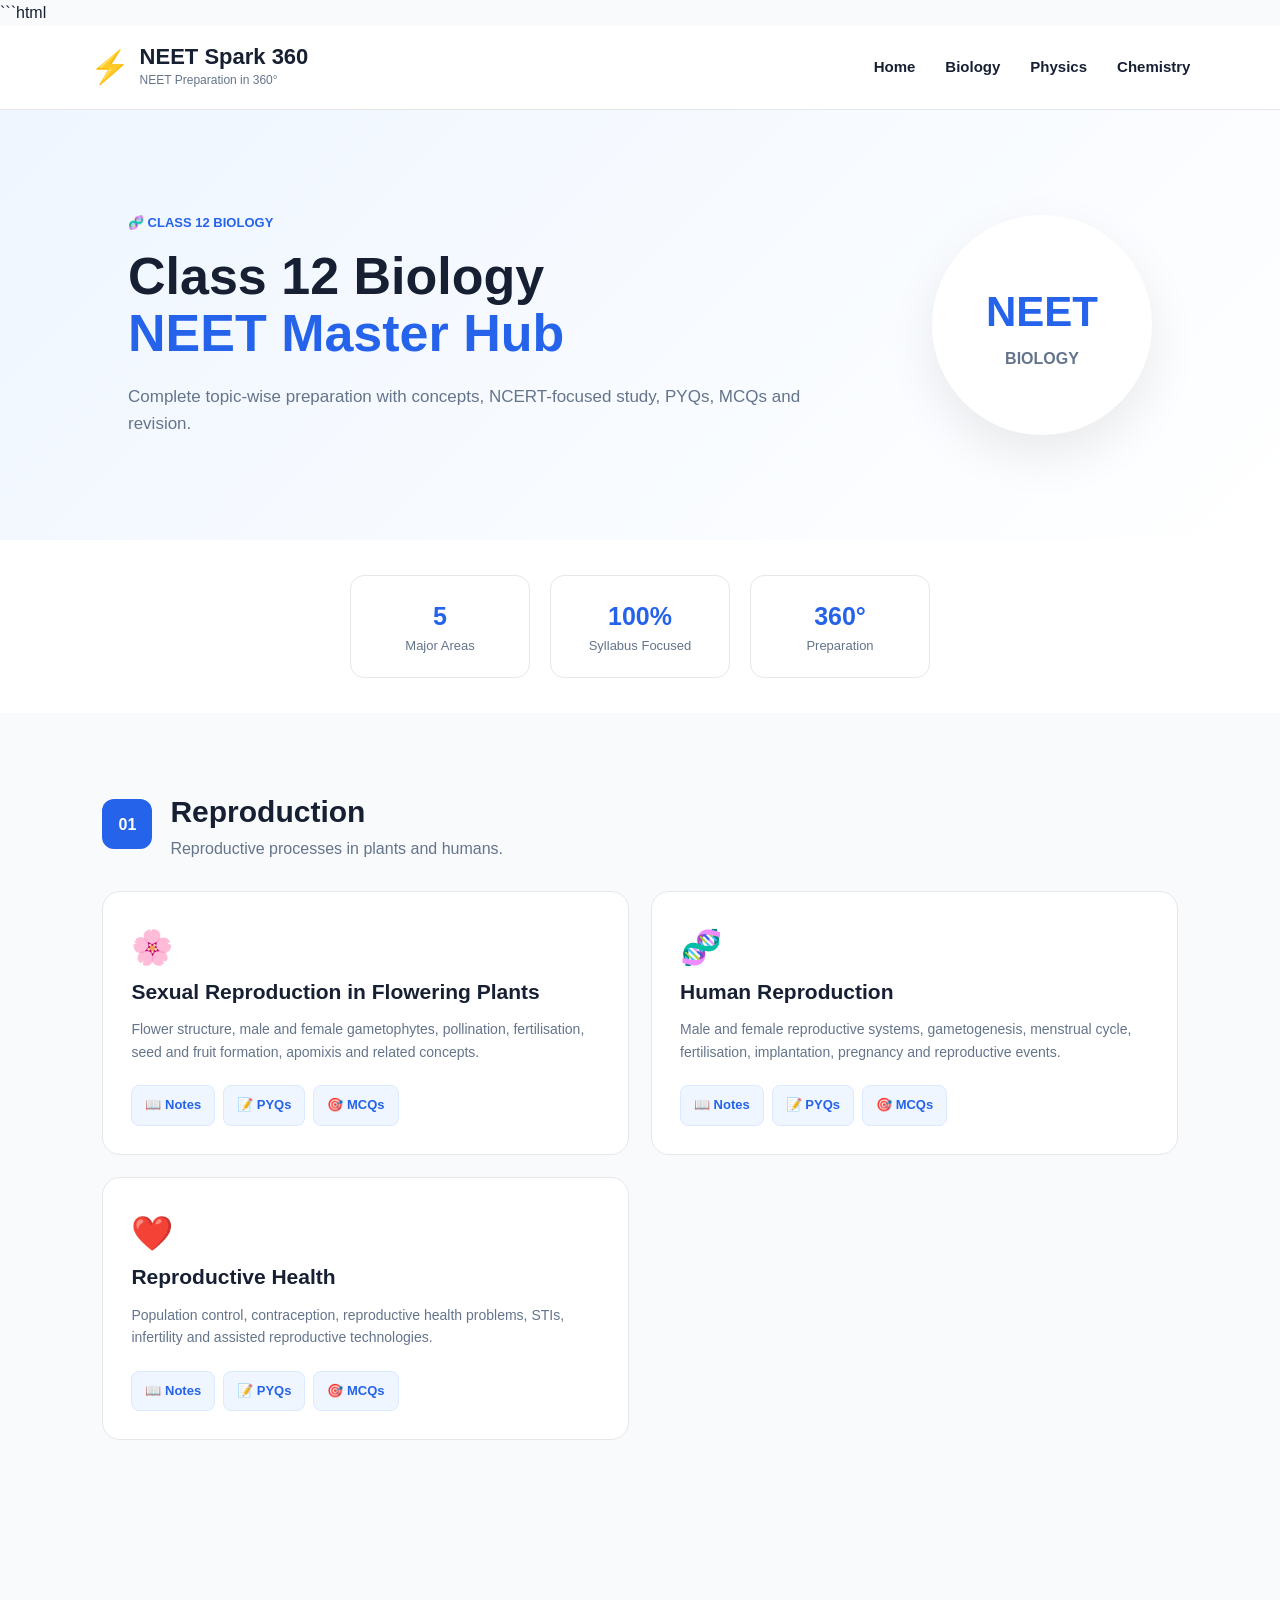
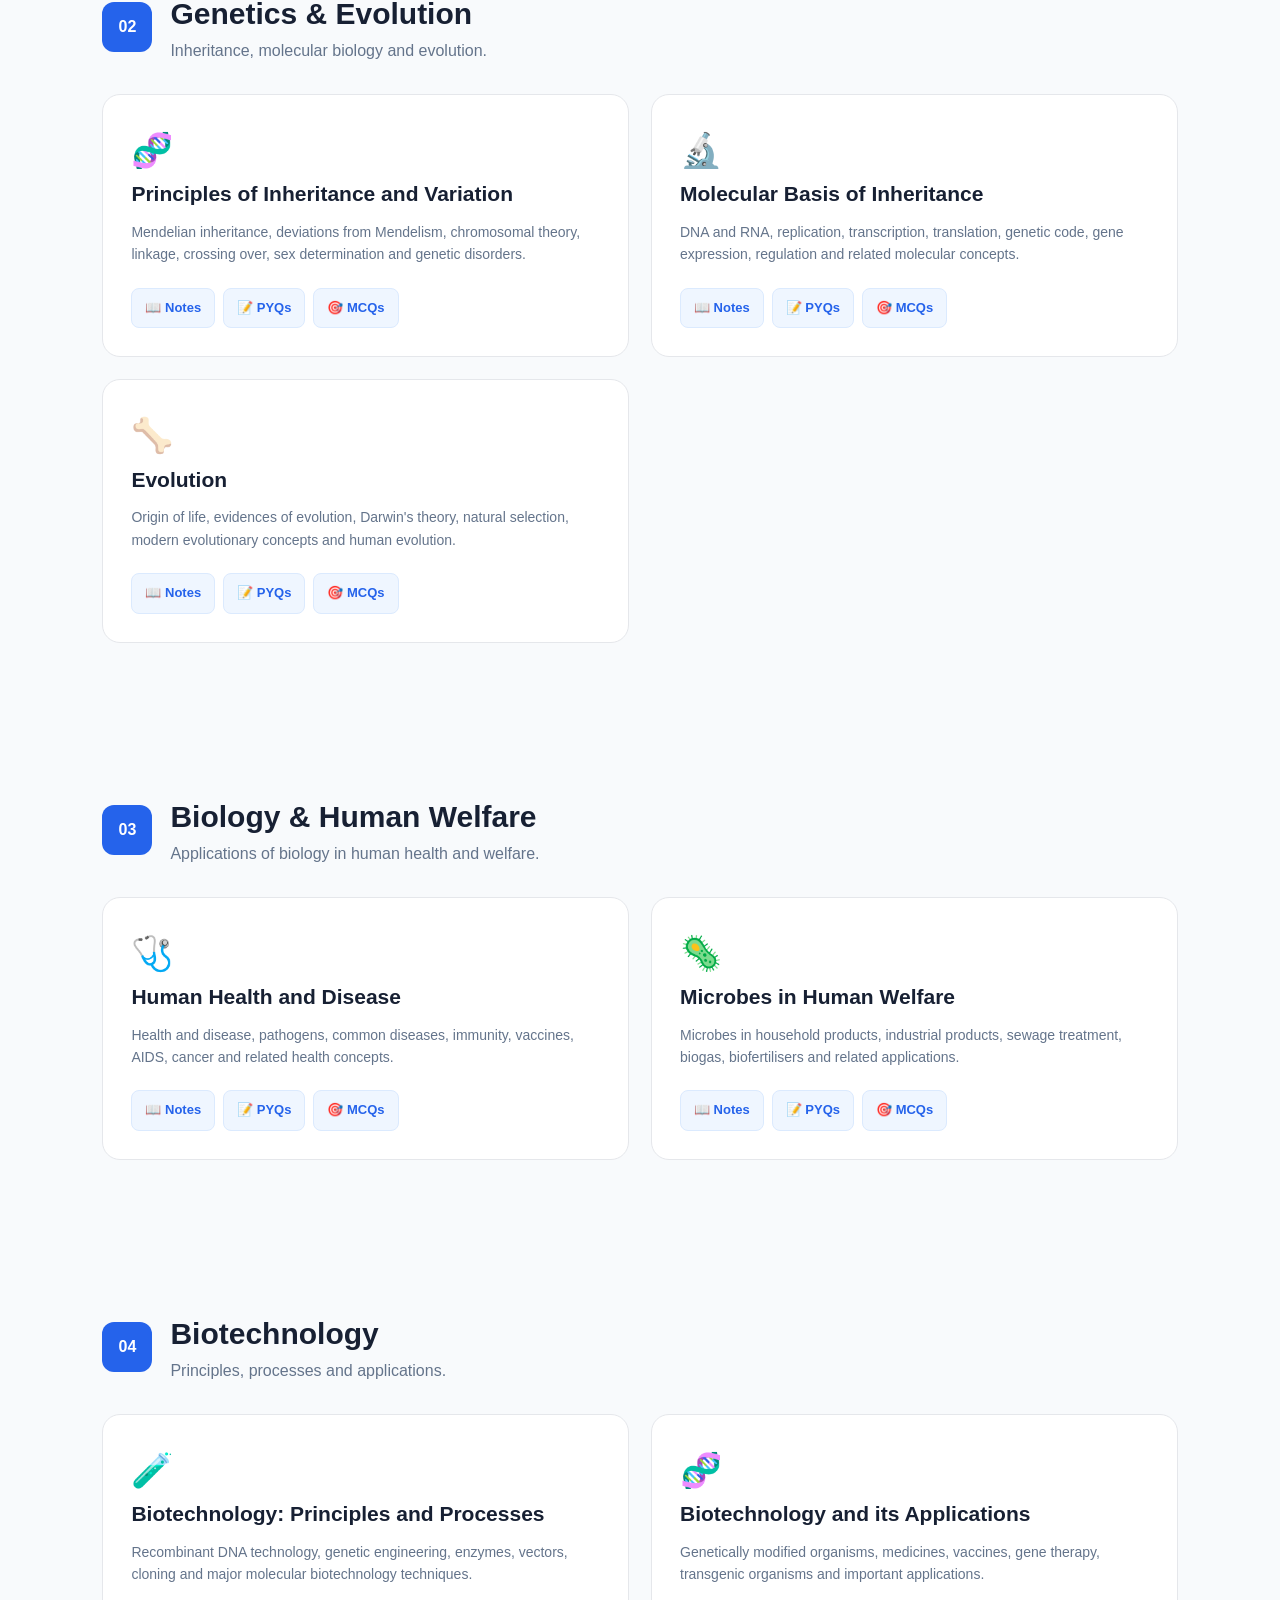
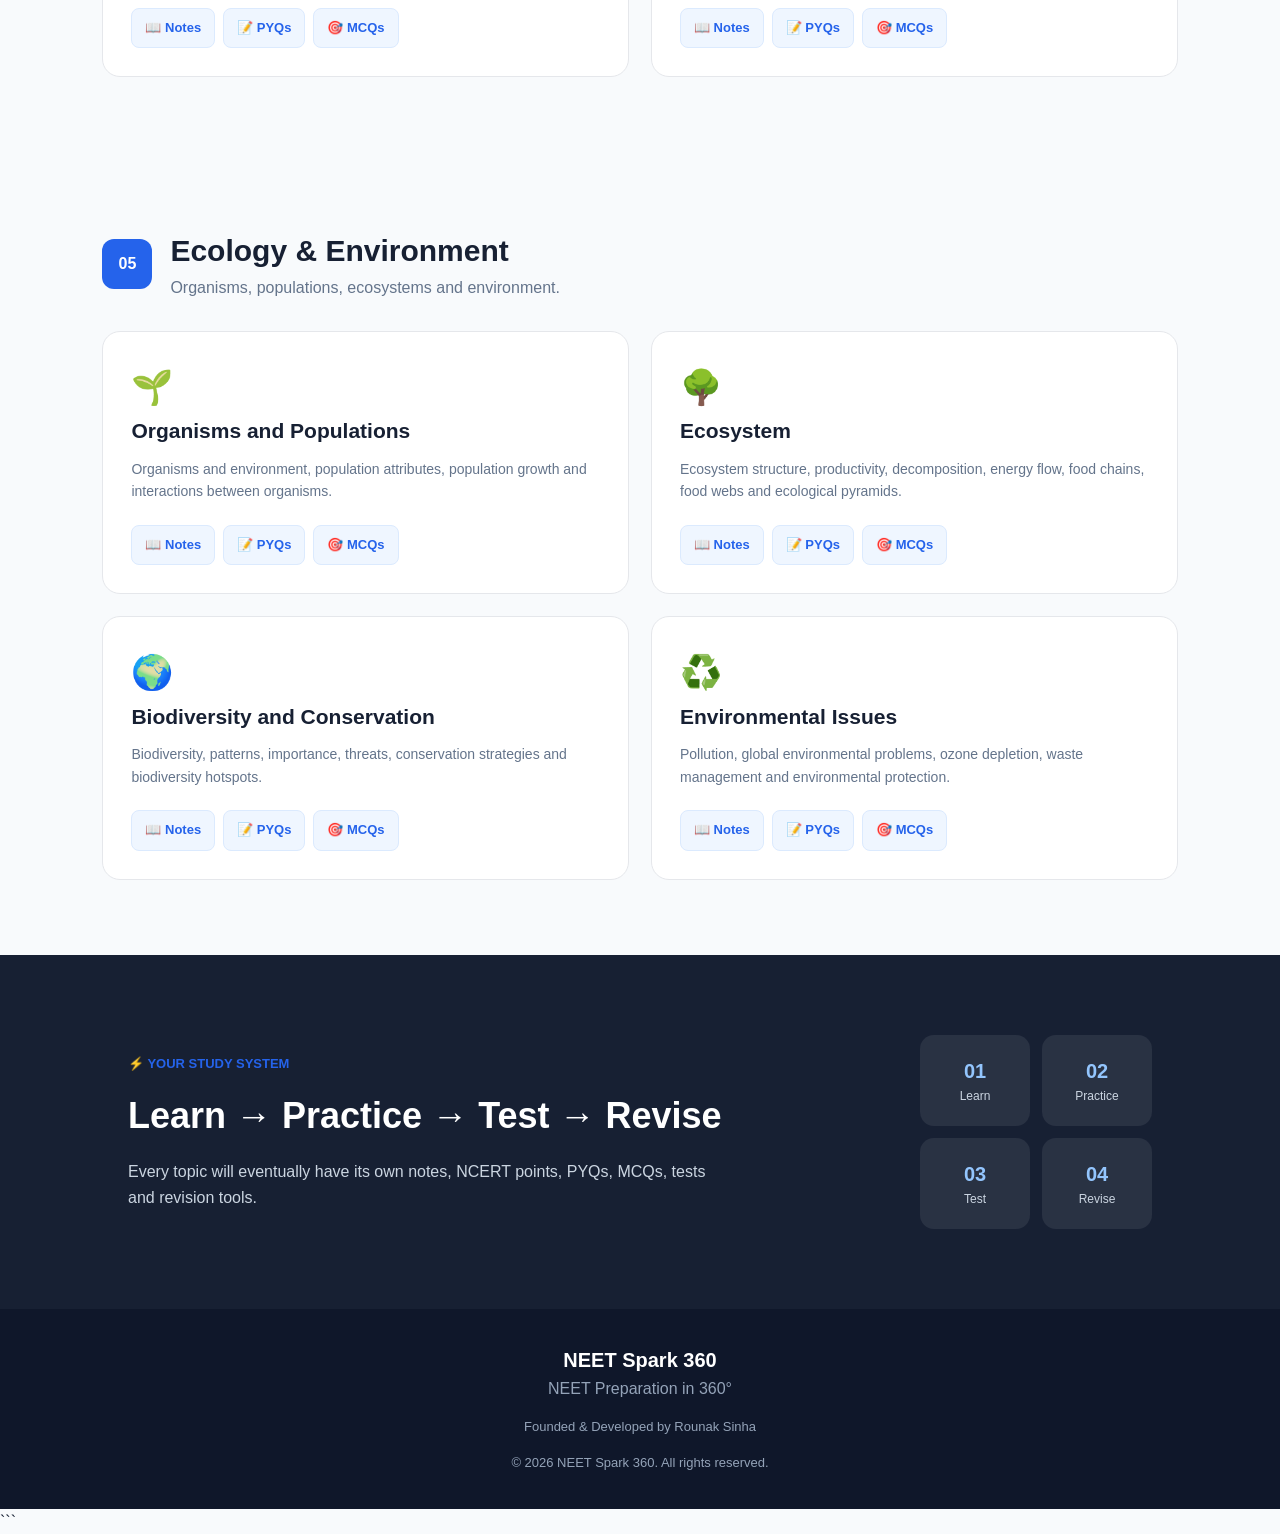
<file: biology12.html>
```html
<!DOCTYPE html>
<html lang="en">

<head>
    <meta charset="UTF-8">
    <meta name="viewport" content="width=device-width, initial-scale=1.0">

    <title>Class 12 Biology | NEET Spark 360</title>

    <link rel="stylesheet" href="style.css">
</head>

<body>

    <!-- HEADER -->
    <header>

        <div class="logo">
            <span>⚡</span>

            <div>
                <h1>NEET Spark 360</h1>
                <p>NEET Preparation in 360°</p>
            </div>
        </div>

        <nav>
            <a href="index.html">Home</a>
            <a href="biology.html">Biology</a>
            <a href="physics.html">Physics</a>
            <a href="chemistry.html">Chemistry</a>
        </nav>

    </header>


    <!-- HERO -->
    <section class="syllabus-hero">

        <div>

            <p class="section-tag">
                🧬 CLASS 12 BIOLOGY
            </p>

            <h2>
                Class 12 Biology<br>
                <span>NEET Master Hub</span>
            </h2>

            <p>
                Complete topic-wise preparation with
                concepts, NCERT-focused study, PYQs,
                MCQs and revision.
            </p>

        </div>

        <div class="syllabus-hero-box">
            <strong>NEET</strong>
            <span>BIOLOGY</span>
        </div>

    </section>


    <!-- QUICK STATS -->
    <section class="stats-section">

        <div class="stat-card">
            <strong>5</strong>
            <span>Major Areas</span>
        </div>

        <div class="stat-card">
            <strong>100%</strong>
            <span>Syllabus Focused</span>
        </div>

        <div class="stat-card">
            <strong>360°</strong>
            <span>Preparation</span>
        </div>

    </section>


    <!-- REPRODUCTION -->
    <section class="syllabus-section">

        <div class="unit-title">

            <span>01</span>

            <div>
                <h2>Reproduction</h2>
                <p>Reproductive processes in plants and humans.</p>
            </div>

        </div>


        <div class="topic-grid">

            <!-- SEXUAL REPRODUCTION -->
            <div class="topic-card">

                <span class="topic-icon">🌸</span>

                <h3>
                    Sexual Reproduction in Flowering Plants
                </h3>

                <p>
                    Flower structure, male and female gametophytes,
                    pollination, fertilisation, seed and fruit formation,
                    apomixis and related concepts.
                </p>

                <div class="topic-buttons">

                    <button onclick="window.location.href='sexual-reproduction.html'">
                        📖 Notes
                    </button>

                    <button onclick="window.location.href='sexual-reproduction-pyq.html'">
                        📝 PYQs
                    </button>

                    <button onclick="window.location.href='sexual-reproduction-mcq.html'">
                        🎯 MCQs
                    </button>

                </div>

            </div>


            <!-- HUMAN REPRODUCTION -->
            <div class="topic-card">

                <span class="topic-icon">🧬</span>

                <h3>
                    Human Reproduction
                </h3>

                <p>
                    Male and female reproductive systems,
                    gametogenesis, menstrual cycle, fertilisation,
                    implantation, pregnancy and reproductive events.
                </p>

                <div class="topic-buttons">

                    <button>
                        📖 Notes
                    </button>

                    <button>
                        📝 PYQs
                    </button>

                    <button>
                        🎯 MCQs
                    </button>

                </div>

            </div>


            <!-- REPRODUCTIVE HEALTH -->
            <div class="topic-card">

                <span class="topic-icon">❤️</span>

                <h3>
                    Reproductive Health
                </h3>

                <p>
                    Population control, contraception,
                    reproductive health problems, STIs,
                    infertility and assisted reproductive technologies.
                </p>

                <div class="topic-buttons">

                    <button>
                        📖 Notes
                    </button>

                    <button>
                        📝 PYQs
                    </button>

                    <button>
                        🎯 MCQs
                    </button>

                </div>

            </div>

        </div>

    </section>


    <!-- GENETICS -->
    <section class="syllabus-section">

        <div class="unit-title">

            <span>02</span>

            <div>
                <h2>Genetics & Evolution</h2>
                <p>Inheritance, molecular biology and evolution.</p>
            </div>

        </div>


        <div class="topic-grid">

            <div class="topic-card">

                <span class="topic-icon">🧬</span>

                <h3>
                    Principles of Inheritance and Variation
                </h3>

                <p>
                    Mendelian inheritance, deviations from Mendelism,
                    chromosomal theory, linkage, crossing over,
                    sex determination and genetic disorders.
                </p>

                <div class="topic-buttons">
                    <button>📖 Notes</button>
                    <button>📝 PYQs</button>
                    <button>🎯 MCQs</button>
                </div>

            </div>


            <div class="topic-card">

                <span class="topic-icon">🔬</span>

                <h3>
                    Molecular Basis of Inheritance
                </h3>

                <p>
                    DNA and RNA, replication, transcription,
                    translation, genetic code, gene expression,
                    regulation and related molecular concepts.
                </p>

                <div class="topic-buttons">
                    <button>📖 Notes</button>
                    <button>📝 PYQs</button>
                    <button>🎯 MCQs</button>
                </div>

            </div>


            <div class="topic-card">

                <span class="topic-icon">🦴</span>

                <h3>
                    Evolution
                </h3>

                <p>
                    Origin of life, evidences of evolution,
                    Darwin's theory, natural selection,
                    modern evolutionary concepts and human evolution.
                </p>

                <div class="topic-buttons">
                    <button>📖 Notes</button>
                    <button>📝 PYQs</button>
                    <button>🎯 MCQs</button>
                </div>

            </div>

        </div>

    </section>


    <!-- HUMAN WELFARE -->
    <section class="syllabus-section">

        <div class="unit-title">

            <span>03</span>

            <div>
                <h2>Biology & Human Welfare</h2>
                <p>Applications of biology in human health and welfare.</p>
            </div>

        </div>


        <div class="topic-grid">

            <div class="topic-card">

                <span class="topic-icon">🩺</span>

                <h3>
                    Human Health and Disease
                </h3>

                <p>
                    Health and disease, pathogens, common diseases,
                    immunity, vaccines, AIDS, cancer and related
                    health concepts.
                </p>

                <div class="topic-buttons">
                    <button>📖 Notes</button>
                    <button>📝 PYQs</button>
                    <button>🎯 MCQs</button>
                </div>

            </div>


            <div class="topic-card">

                <span class="topic-icon">🦠</span>

                <h3>
                    Microbes in Human Welfare
                </h3>

                <p>
                    Microbes in household products, industrial products,
                    sewage treatment, biogas, biofertilisers and
                    related applications.
                </p>

                <div class="topic-buttons">
                    <button>📖 Notes</button>
                    <button>📝 PYQs</button>
                    <button>🎯 MCQs</button>
                </div>

            </div>

        </div>

    </section>


    <!-- BIOTECHNOLOGY -->
    <section class="syllabus-section">

        <div class="unit-title">

            <span>04</span>

            <div>
                <h2>Biotechnology</h2>
                <p>Principles, processes and applications.</p>
            </div>

        </div>


        <div class="topic-grid">

            <div class="topic-card">

                <span class="topic-icon">🧪</span>

                <h3>
                    Biotechnology: Principles and Processes
                </h3>

                <p>
                    Recombinant DNA technology, genetic engineering,
                    enzymes, vectors, cloning and major molecular
                    biotechnology techniques.
                </p>

                <div class="topic-buttons">
                    <button>📖 Notes</button>
                    <button>📝 PYQs</button>
                    <button>🎯 MCQs</button>
                </div>

            </div>


            <div class="topic-card">

                <span class="topic-icon">🧬</span>

                <h3>
                    Biotechnology and its Applications
                </h3>

                <p>
                    Genetically modified organisms, medicines,
                    vaccines, gene therapy, transgenic organisms
                    and important applications.
                </p>

                <div class="topic-buttons">
                    <button>📖 Notes</button>
                    <button>📝 PYQs</button>
                    <button>🎯 MCQs</button>
                </div>

            </div>

        </div>

    </section>


    <!-- ECOLOGY -->
    <section class="syllabus-section">

        <div class="unit-title">

            <span>05</span>

            <div>
                <h2>Ecology & Environment</h2>
                <p>Organisms, populations, ecosystems and environment.</p>
            </div>

        </div>


        <div class="topic-grid">

            <div class="topic-card">

                <span class="topic-icon">🌱</span>

                <h3>
                    Organisms and Populations
                </h3>

                <p>
                    Organisms and environment, population attributes,
                    population growth and interactions between organisms.
                </p>

                <div class="topic-buttons">
                    <button>📖 Notes</button>
                    <button>📝 PYQs</button>
                    <button>🎯 MCQs</button>
                </div>

            </div>


            <div class="topic-card">

                <span class="topic-icon">🌳</span>

                <h3>
                    Ecosystem
                </h3>

                <p>
                    Ecosystem structure, productivity,
                    decomposition, energy flow, food chains,
                    food webs and ecological pyramids.
                </p>

                <div class="topic-buttons">
                    <button>📖 Notes</button>
                    <button>📝 PYQs</button>
                    <button>🎯 MCQs</button>
                </div>

            </div>


            <div class="topic-card">

                <span class="topic-icon">🌍</span>

                <h3>
                    Biodiversity and Conservation
                </h3>

                <p>
                    Biodiversity, patterns, importance,
                    threats, conservation strategies and
                    biodiversity hotspots.
                </p>

                <div class="topic-buttons">
                    <button>📖 Notes</button>
                    <button>📝 PYQs</button>
                    <button>🎯 MCQs</button>
                </div>

            </div>


            <div class="topic-card">

                <span class="topic-icon">♻️</span>

                <h3>
                    Environmental Issues
                </h3>

                <p>
                    Pollution, global environmental problems,
                    ozone depletion, waste management and
                    environmental protection.
                </p>

                <div class="topic-buttons">
                    <button>📖 Notes</button>
                    <button>📝 PYQs</button>
                    <button>🎯 MCQs</button>
                </div>

            </div>

        </div>

    </section>


    <!-- STUDY SYSTEM -->
    <section class="study-system">

        <div>

            <p class="section-tag">
                ⚡ YOUR STUDY SYSTEM
            </p>

            <h2>
                Learn → Practice → Test → Revise
            </h2>

            <p>
                Every topic will eventually have its own
                notes, NCERT points, PYQs, MCQs, tests and
                revision tools.
            </p>

        </div>


        <div class="system-steps">

            <div>
                <strong>01</strong>
                <span>Learn</span>
            </div>

            <div>
                <strong>02</strong>
                <span>Practice</span>
            </div>

            <div>
                <strong>03</strong>
                <span>Test</span>
            </div>

            <div>
                <strong>04</strong>
                <span>Revise</span>
            </div>

        </div>

    </section>


    <!-- FOOTER -->
    <footer>

        <h3>NEET Spark 360</h3>

        <p>NEET Preparation in 360°</p>

        <p class="copyright">
            Founded & Developed by Rounak Sinha
        </p>

        <p class="copyright">
            © 2026 NEET Spark 360. All rights reserved.
        </p>

    </footer>

</body>

</html>
```
</file>
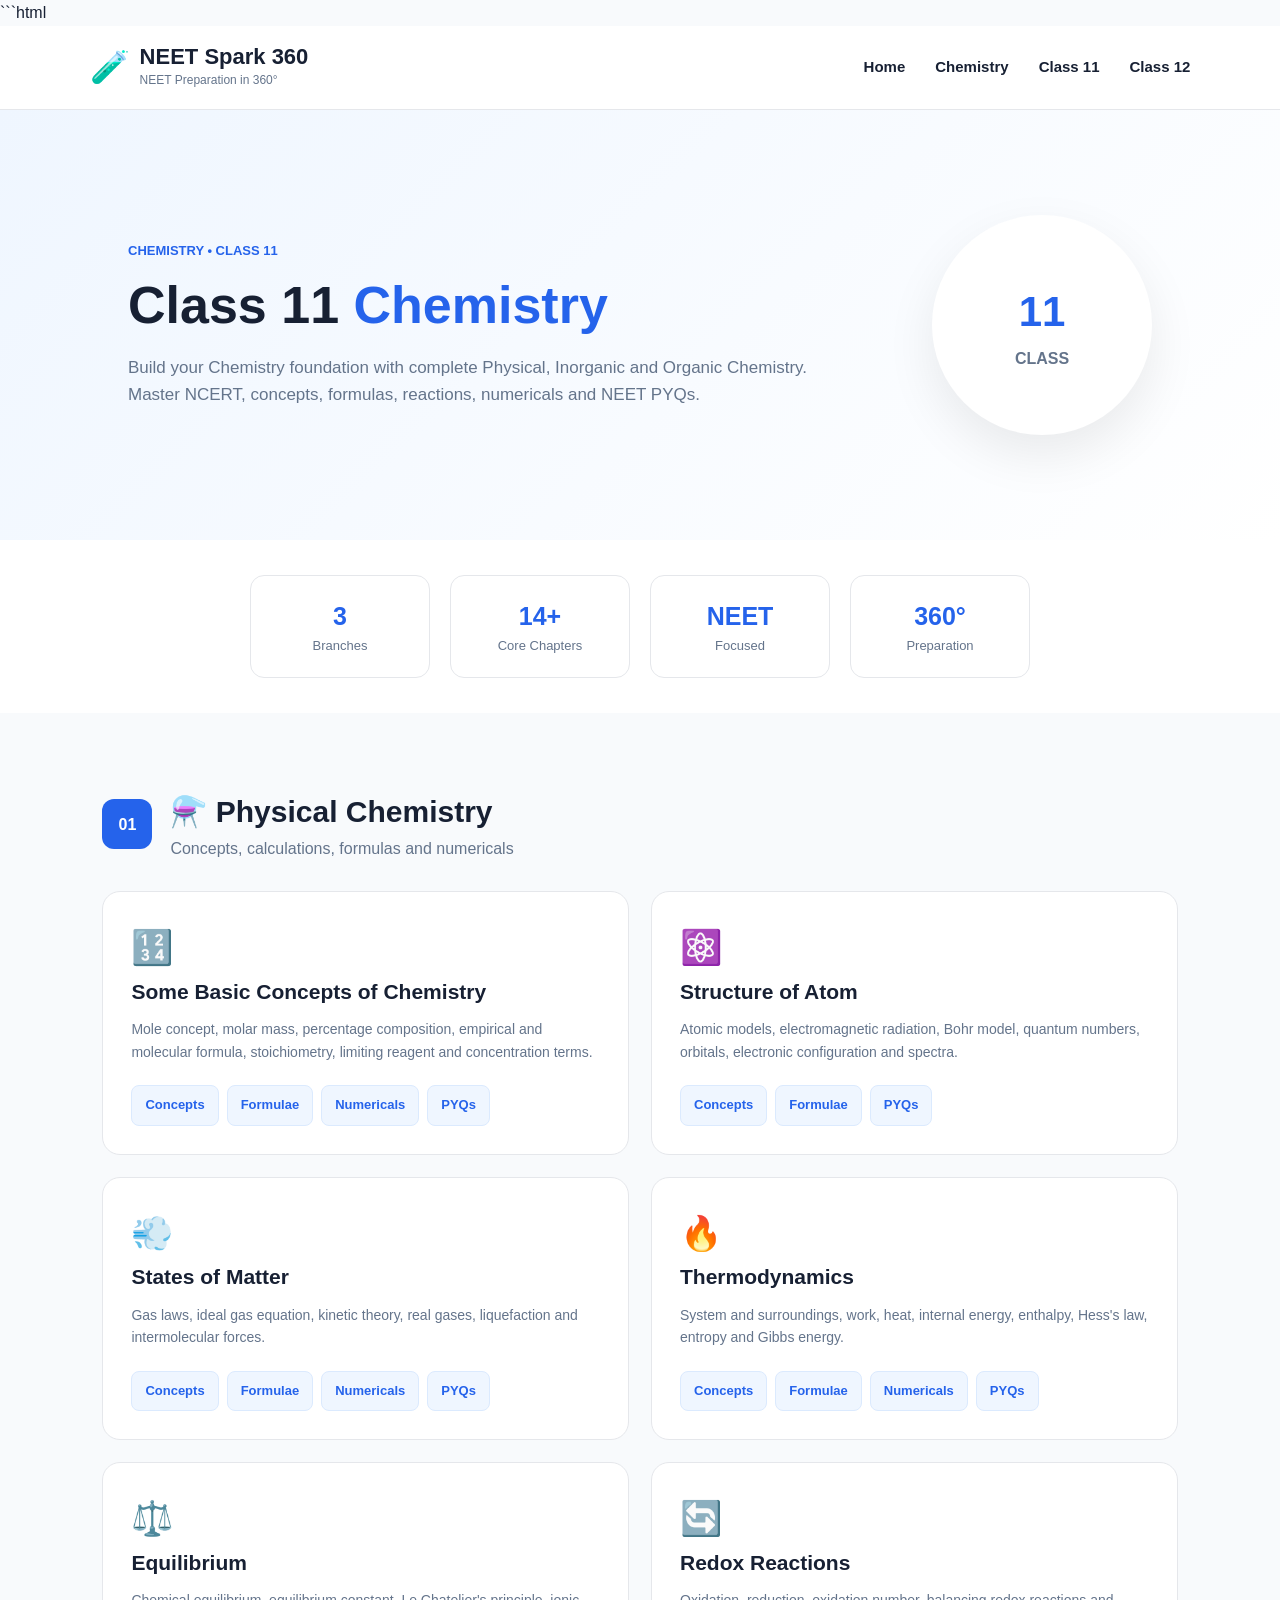
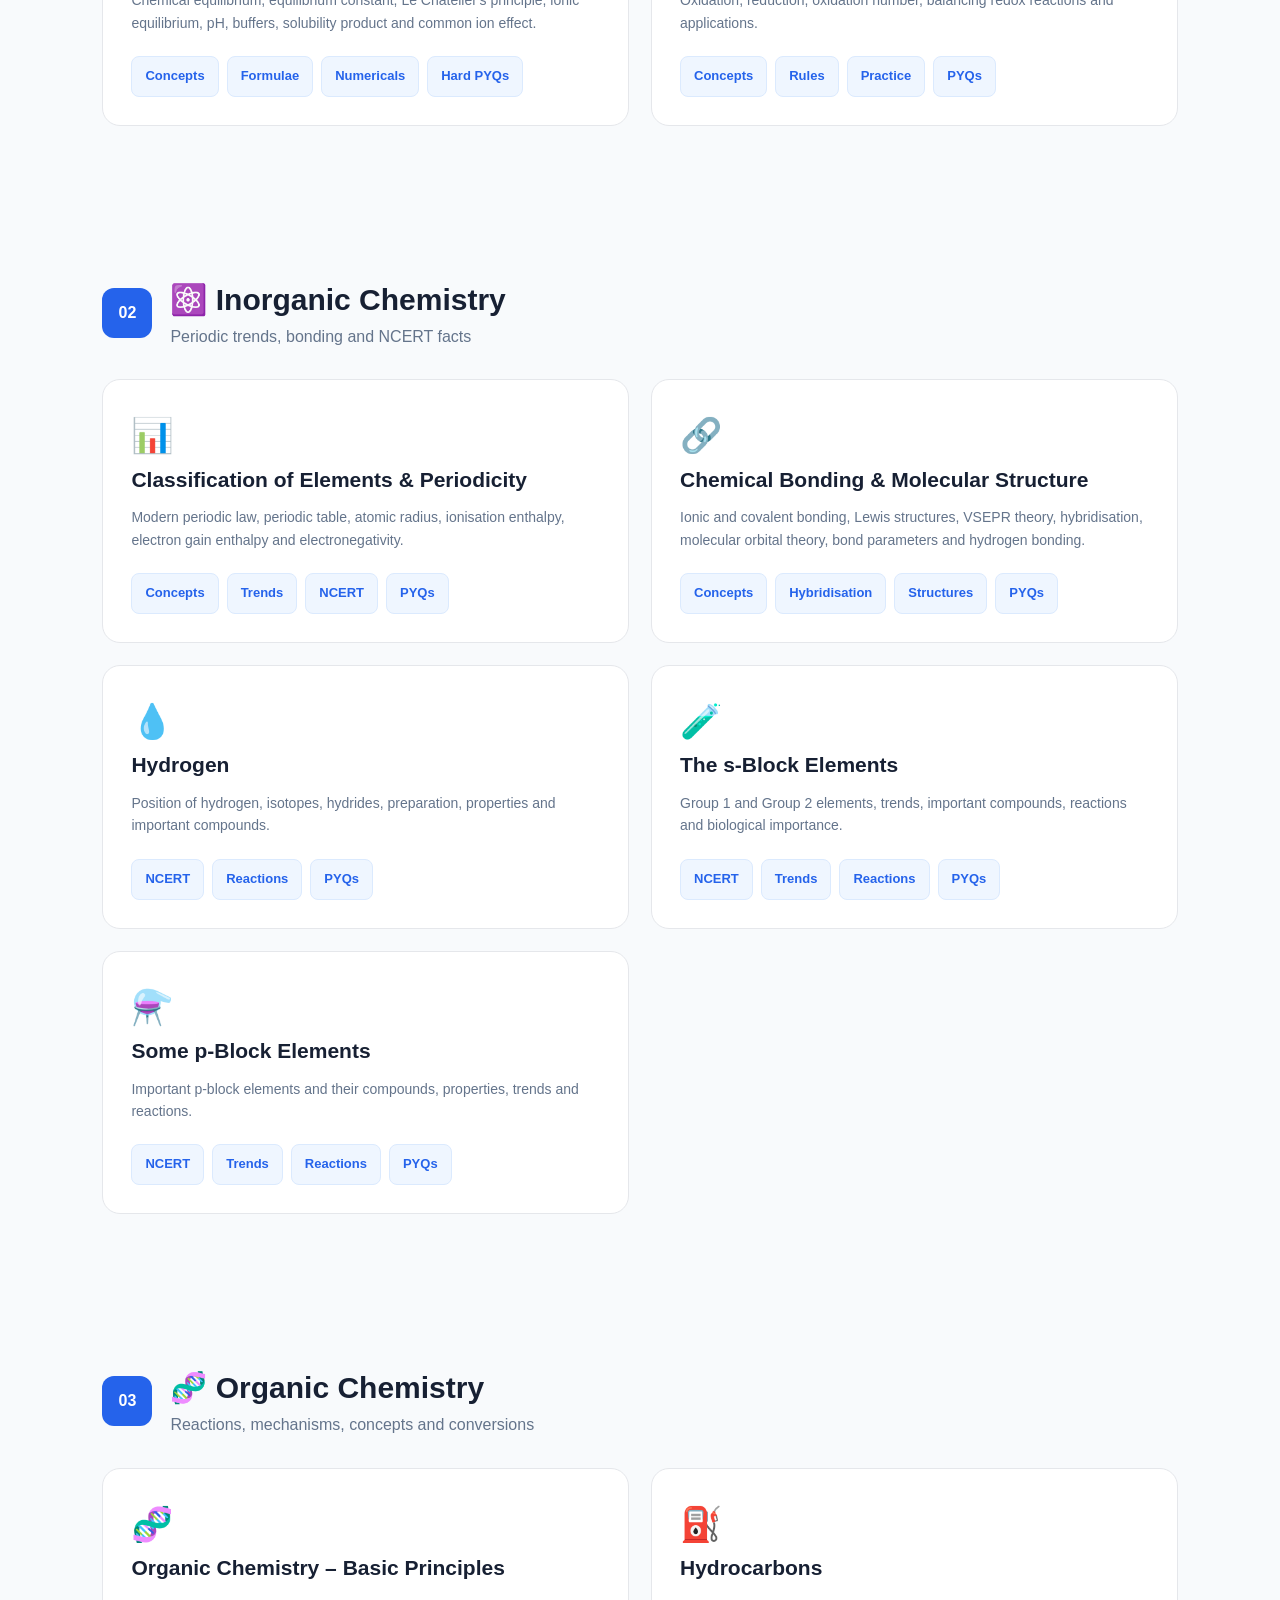
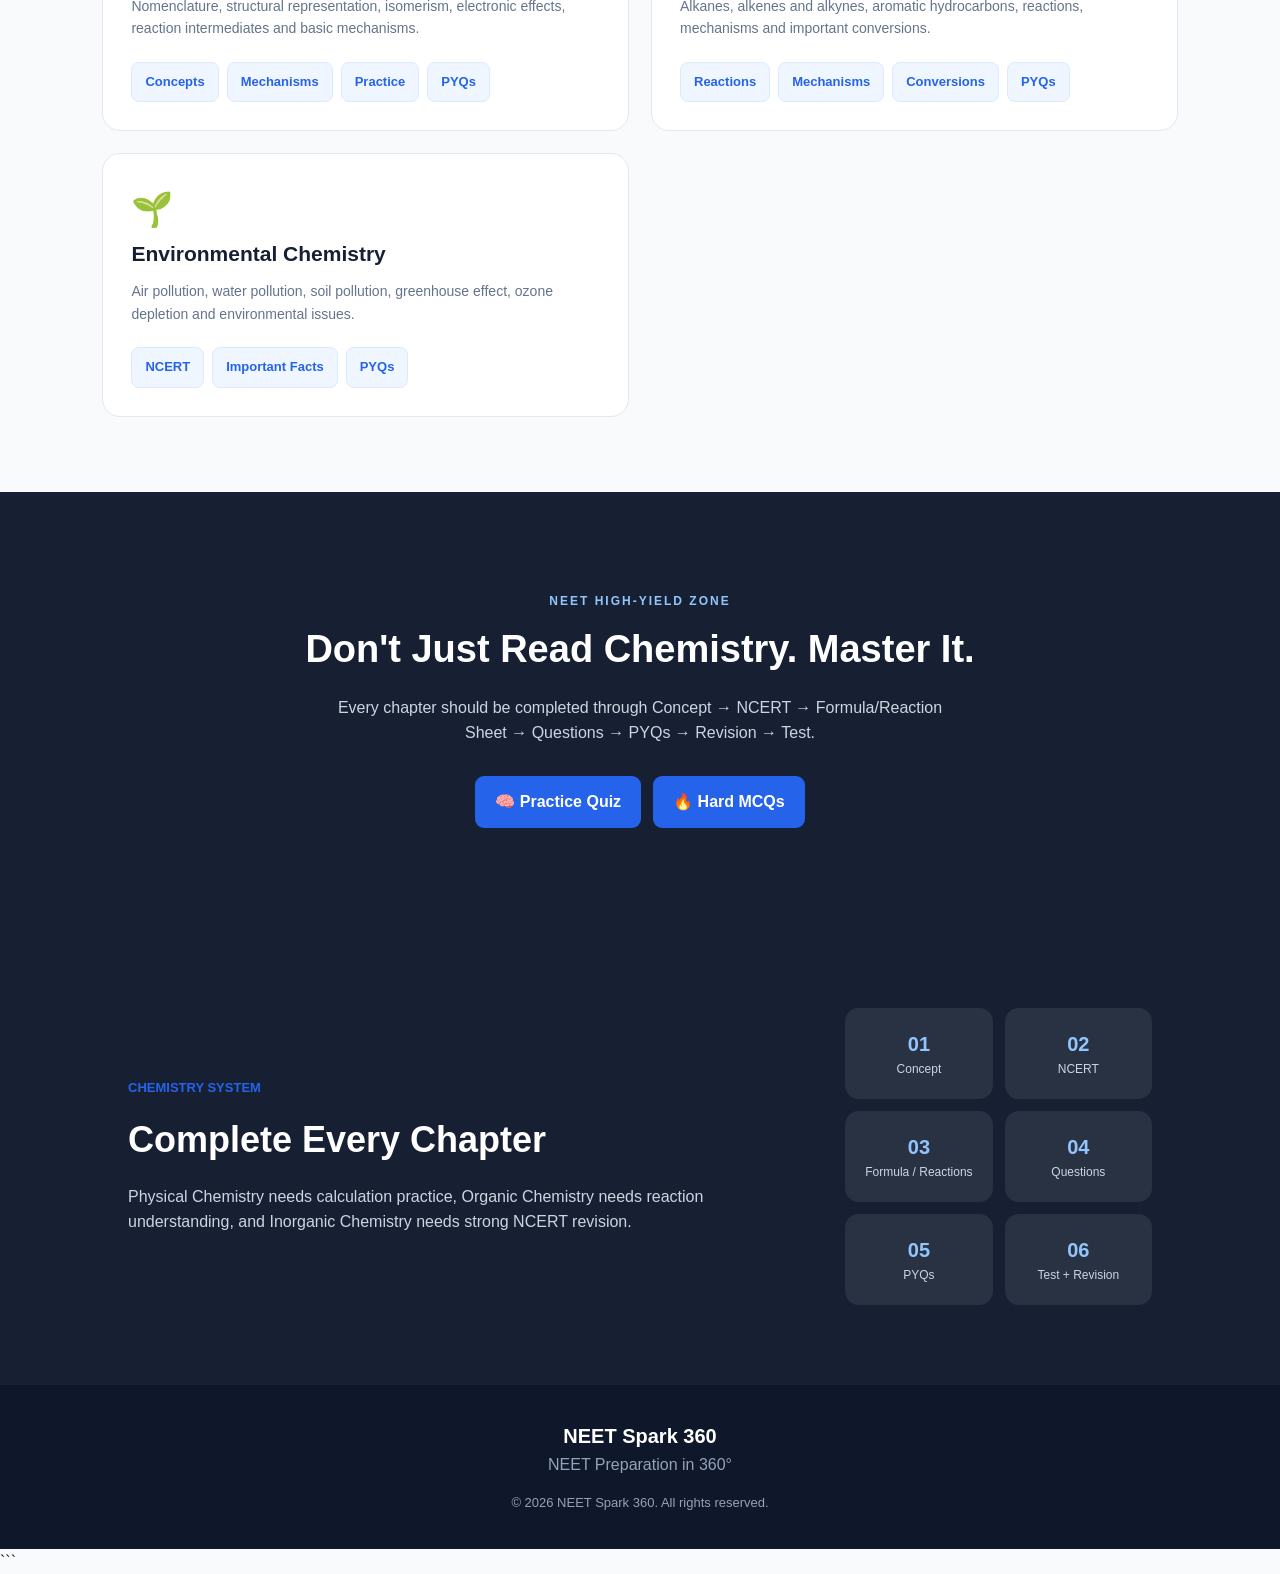
<file: chemistry-class11.html>
```html
<!DOCTYPE html>
<html lang="en">

<head>

    <meta charset="UTF-8">

    <meta name="viewport" content="width=device-width, initial-scale=1.0">

    <meta name="description"
        content="Class 11 Chemistry complete NEET preparation dashboard with Physical, Inorganic and Organic Chemistry.">

    <title>Class 11 Chemistry | NEET Spark 360</title>

    <link rel="stylesheet" href="style.css">

</head>


<body>


    <!-- =========================
     HEADER
========================= -->

    <header>

        <div class="logo">

            <span>🧪</span>

            <div>
                <h1>NEET Spark 360</h1>
                <p>NEET Preparation in 360°</p>
            </div>

        </div>


        <nav>

            <a href="index.html">Home</a>

            <a href="chemistry.html">Chemistry</a>

            <a href="chemistry-class11.html">Class 11</a>

            <a href="chemistry-class12.html">Class 12</a>

        </nav>

    </header>



    <!-- =========================
     HERO
========================= -->

    <section class="syllabus-hero">

        <div>

            <p class="section-tag">
                CHEMISTRY • CLASS 11
            </p>

            <h2>
                Class 11 <span>Chemistry</span>
            </h2>

            <p>
                Build your Chemistry foundation with complete
                Physical, Inorganic and Organic Chemistry.
                Master NCERT, concepts, formulas, reactions,
                numericals and NEET PYQs.
            </p>

        </div>


        <div class="syllabus-hero-box">

            <strong>11</strong>

            <span>CLASS</span>

        </div>

    </section>



    <!-- =========================
     STATS
========================= -->

    <section class="stats-section">

        <div class="stat-card">

            <strong>3</strong>

            <span>Branches</span>

        </div>


        <div class="stat-card">

            <strong>14+</strong>

            <span>Core Chapters</span>

        </div>


        <div class="stat-card">

            <strong>NEET</strong>

            <span>Focused</span>

        </div>


        <div class="stat-card">

            <strong>360°</strong>

            <span>Preparation</span>

        </div>

    </section>



    <!-- =====================================================
     PHYSICAL CHEMISTRY
===================================================== -->

    <section class="syllabus-section">

        <div class="unit-title">

            <span>01</span>

            <div>

                <h2>⚗️ Physical Chemistry</h2>

                <p>
                    Concepts, calculations, formulas and numericals
                </p>

            </div>

        </div>


        <div class="topic-grid">


            <!-- SOME BASIC CONCEPTS -->

            <div class="topic-card">

                <div class="topic-icon">
                    🔢
                </div>

                <h3>
                    Some Basic Concepts of Chemistry
                </h3>

                <p>
                    Mole concept, molar mass, percentage composition,
                    empirical and molecular formula, stoichiometry,
                    limiting reagent and concentration terms.
                </p>

                <div class="topic-buttons">

                    <button>Concepts</button>

                    <button>Formulae</button>

                    <button>Numericals</button>

                    <button>PYQs</button>

                </div>

            </div>



            <!-- STRUCTURE OF ATOM -->

            <div class="topic-card">

                <div class="topic-icon">
                    ⚛️
                </div>

                <h3>
                    Structure of Atom
                </h3>

                <p>
                    Atomic models, electromagnetic radiation,
                    Bohr model, quantum numbers, orbitals,
                    electronic configuration and spectra.
                </p>

                <div class="topic-buttons">

                    <button>Concepts</button>

                    <button>Formulae</button>

                    <button>PYQs</button>

                </div>

            </div>



            <!-- STATES OF MATTER -->

            <div class="topic-card">

                <div class="topic-icon">
                    💨
                </div>

                <h3>
                    States of Matter
                </h3>

                <p>
                    Gas laws, ideal gas equation, kinetic theory,
                    real gases, liquefaction and intermolecular forces.
                </p>

                <div class="topic-buttons">

                    <button>Concepts</button>

                    <button>Formulae</button>

                    <button>Numericals</button>

                    <button>PYQs</button>

                </div>

            </div>



            <!-- THERMODYNAMICS -->

            <div class="topic-card">

                <div class="topic-icon">
                    🔥
                </div>

                <h3>
                    Thermodynamics
                </h3>

                <p>
                    System and surroundings, work, heat,
                    internal energy, enthalpy, Hess's law,
                    entropy and Gibbs energy.
                </p>

                <div class="topic-buttons">

                    <button>Concepts</button>

                    <button>Formulae</button>

                    <button>Numericals</button>

                    <button>PYQs</button>

                </div>

            </div>



            <!-- EQUILIBRIUM -->

            <div class="topic-card">

                <div class="topic-icon">
                    ⚖️
                </div>

                <h3>
                    Equilibrium
                </h3>

                <p>
                    Chemical equilibrium, equilibrium constant,
                    Le Chatelier's principle, ionic equilibrium,
                    pH, buffers, solubility product and common ion effect.
                </p>

                <div class="topic-buttons">

                    <button>Concepts</button>

                    <button>Formulae</button>

                    <button>Numericals</button>

                    <button>Hard PYQs</button>

                </div>

            </div>



            <!-- REDOX -->

            <div class="topic-card">

                <div class="topic-icon">
                    🔄
                </div>

                <h3>
                    Redox Reactions
                </h3>

                <p>
                    Oxidation, reduction, oxidation number,
                    balancing redox reactions and applications.
                </p>

                <div class="topic-buttons">

                    <button>Concepts</button>

                    <button>Rules</button>

                    <button>Practice</button>

                    <button>PYQs</button>

                </div>

            </div>

        </div>

    </section>



    <!-- =====================================================
     INORGANIC CHEMISTRY
===================================================== -->

    <section class="syllabus-section">

        <div class="unit-title">

            <span>02</span>

            <div>

                <h2>⚛️ Inorganic Chemistry</h2>

                <p>
                    Periodic trends, bonding and NCERT facts
                </p>

            </div>

        </div>


        <div class="topic-grid">


            <!-- PERIODIC TABLE -->

            <div class="topic-card">

                <div class="topic-icon">
                    📊
                </div>

                <h3>
                    Classification of Elements &amp; Periodicity
                </h3>

                <p>
                    Modern periodic law, periodic table,
                    atomic radius, ionisation enthalpy,
                    electron gain enthalpy and electronegativity.
                </p>

                <div class="topic-buttons">

                    <button>Concepts</button>

                    <button>Trends</button>

                    <button>NCERT</button>

                    <button>PYQs</button>

                </div>

            </div>



            <!-- CHEMICAL BONDING -->

            <div class="topic-card">

                <div class="topic-icon">
                    🔗
                </div>

                <h3>
                    Chemical Bonding &amp; Molecular Structure
                </h3>

                <p>
                    Ionic and covalent bonding, Lewis structures,
                    VSEPR theory, hybridisation, molecular orbital
                    theory, bond parameters and hydrogen bonding.
                </p>

                <div class="topic-buttons">

                    <button>Concepts</button>

                    <button>Hybridisation</button>

                    <button>Structures</button>

                    <button>PYQs</button>

                </div>

            </div>



            <!-- HYDROGEN -->

            <div class="topic-card">

                <div class="topic-icon">
                    💧
                </div>

                <h3>
                    Hydrogen
                </h3>

                <p>
                    Position of hydrogen, isotopes, hydrides,
                    preparation, properties and important compounds.
                </p>

                <div class="topic-buttons">

                    <button>NCERT</button>

                    <button>Reactions</button>

                    <button>PYQs</button>

                </div>

            </div>



            <!-- S BLOCK -->

            <div class="topic-card">

                <div class="topic-icon">
                    🧪
                </div>

                <h3>
                    The s-Block Elements
                </h3>

                <p>
                    Group 1 and Group 2 elements,
                    trends, important compounds,
                    reactions and biological importance.
                </p>

                <div class="topic-buttons">

                    <button>NCERT</button>

                    <button>Trends</button>

                    <button>Reactions</button>

                    <button>PYQs</button>

                </div>

            </div>



            <!-- P BLOCK -->

            <div class="topic-card">

                <div class="topic-icon">
                    ⚗️
                </div>

                <h3>
                    Some p-Block Elements
                </h3>

                <p>
                    Important p-block elements and their
                    compounds, properties, trends and reactions.
                </p>

                <div class="topic-buttons">

                    <button>NCERT</button>

                    <button>Trends</button>

                    <button>Reactions</button>

                    <button>PYQs</button>

                </div>

            </div>

        </div>

    </section>



    <!-- =====================================================
     ORGANIC CHEMISTRY
===================================================== -->

    <section class="syllabus-section">

        <div class="unit-title">

            <span>03</span>

            <div>

                <h2>🧬 Organic Chemistry</h2>

                <p>
                    Reactions, mechanisms, concepts and conversions
                </p>

            </div>

        </div>


        <div class="topic-grid">


            <!-- ORGANIC BASICS -->

            <div class="topic-card">

                <div class="topic-icon">
                    🧬
                </div>

                <h3>
                    Organic Chemistry – Basic Principles
                </h3>

                <p>
                    Nomenclature, structural representation,
                    isomerism, electronic effects, reaction
                    intermediates and basic mechanisms.
                </p>

                <div class="topic-buttons">

                    <button>Concepts</button>

                    <button>Mechanisms</button>

                    <button>Practice</button>

                    <button>PYQs</button>

                </div>

            </div>



            <!-- HYDROCARBONS -->

            <div class="topic-card">

                <div class="topic-icon">
                    ⛽
                </div>

                <h3>
                    Hydrocarbons
                </h3>

                <p>
                    Alkanes, alkenes and alkynes,
                    aromatic hydrocarbons, reactions,
                    mechanisms and important conversions.
                </p>

                <div class="topic-buttons">

                    <button>Reactions</button>

                    <button>Mechanisms</button>

                    <button>Conversions</button>

                    <button>PYQs</button>

                </div>

            </div>



            <!-- ENVIRONMENTAL CHEMISTRY -->

            <div class="topic-card">

                <div class="topic-icon">
                    🌱
                </div>

                <h3>
                    Environmental Chemistry
                </h3>

                <p>
                    Air pollution, water pollution,
                    soil pollution, greenhouse effect,
                    ozone depletion and environmental issues.
                </p>

                <div class="topic-buttons">

                    <button>NCERT</button>

                    <button>Important Facts</button>

                    <button>PYQs</button>

                </div>

            </div>

        </div>

    </section>



    <!-- =====================================================
     HIGH YIELD ZONE
===================================================== -->

    <section class="about">

        <p class="founder-label">
            NEET HIGH-YIELD ZONE
        </p>

        <h2>
            Don't Just Read Chemistry. Master It.
        </h2>

        <p>
            Every chapter should be completed through
            Concept → NCERT → Formula/Reaction Sheet →
            Questions → PYQs → Revision → Test.
        </p>


        <div class="practice-buttons">

            <a href="quiz.html">

                <button class="primary-btn">
                    🧠 Practice Quiz
                </button>

            </a>


            <a href="mcq.html">

                <button class="primary-btn">
                    🔥 Hard MCQs
                </button>

            </a>

        </div>

    </section>



    <!-- =====================================================
     STUDY SYSTEM
===================================================== -->

    <section class="study-system">

        <div>

            <p class="section-tag">
                CHEMISTRY SYSTEM
            </p>

            <h2>
                Complete Every Chapter
            </h2>

            <p>
                Physical Chemistry needs calculation practice,
                Organic Chemistry needs reaction understanding,
                and Inorganic Chemistry needs strong NCERT revision.
            </p>

        </div>


        <div class="system-steps">

            <div>

                <strong>01</strong>

                <span>
                    Concept
                </span>

            </div>


            <div>

                <strong>02</strong>

                <span>
                    NCERT
                </span>

            </div>


            <div>

                <strong>03</strong>

                <span>
                    Formula / Reactions
                </span>

            </div>


            <div>

                <strong>04</strong>

                <span>
                    Questions
                </span>

            </div>


            <div>

                <strong>05</strong>

                <span>
                    PYQs
                </span>

            </div>


            <div>

                <strong>06</strong>

                <span>
                    Test + Revision
                </span>

            </div>

        </div>

    </section>



    <!-- =========================
     FOOTER
========================= -->

    <footer>

        <h3>
            NEET Spark 360
        </h3>

        <p>
            NEET Preparation in 360°
        </p>

        <p class="copyright">
            © 2026 NEET Spark 360. All rights reserved.
        </p>

    </footer>



</body>

</html>
```
</file>
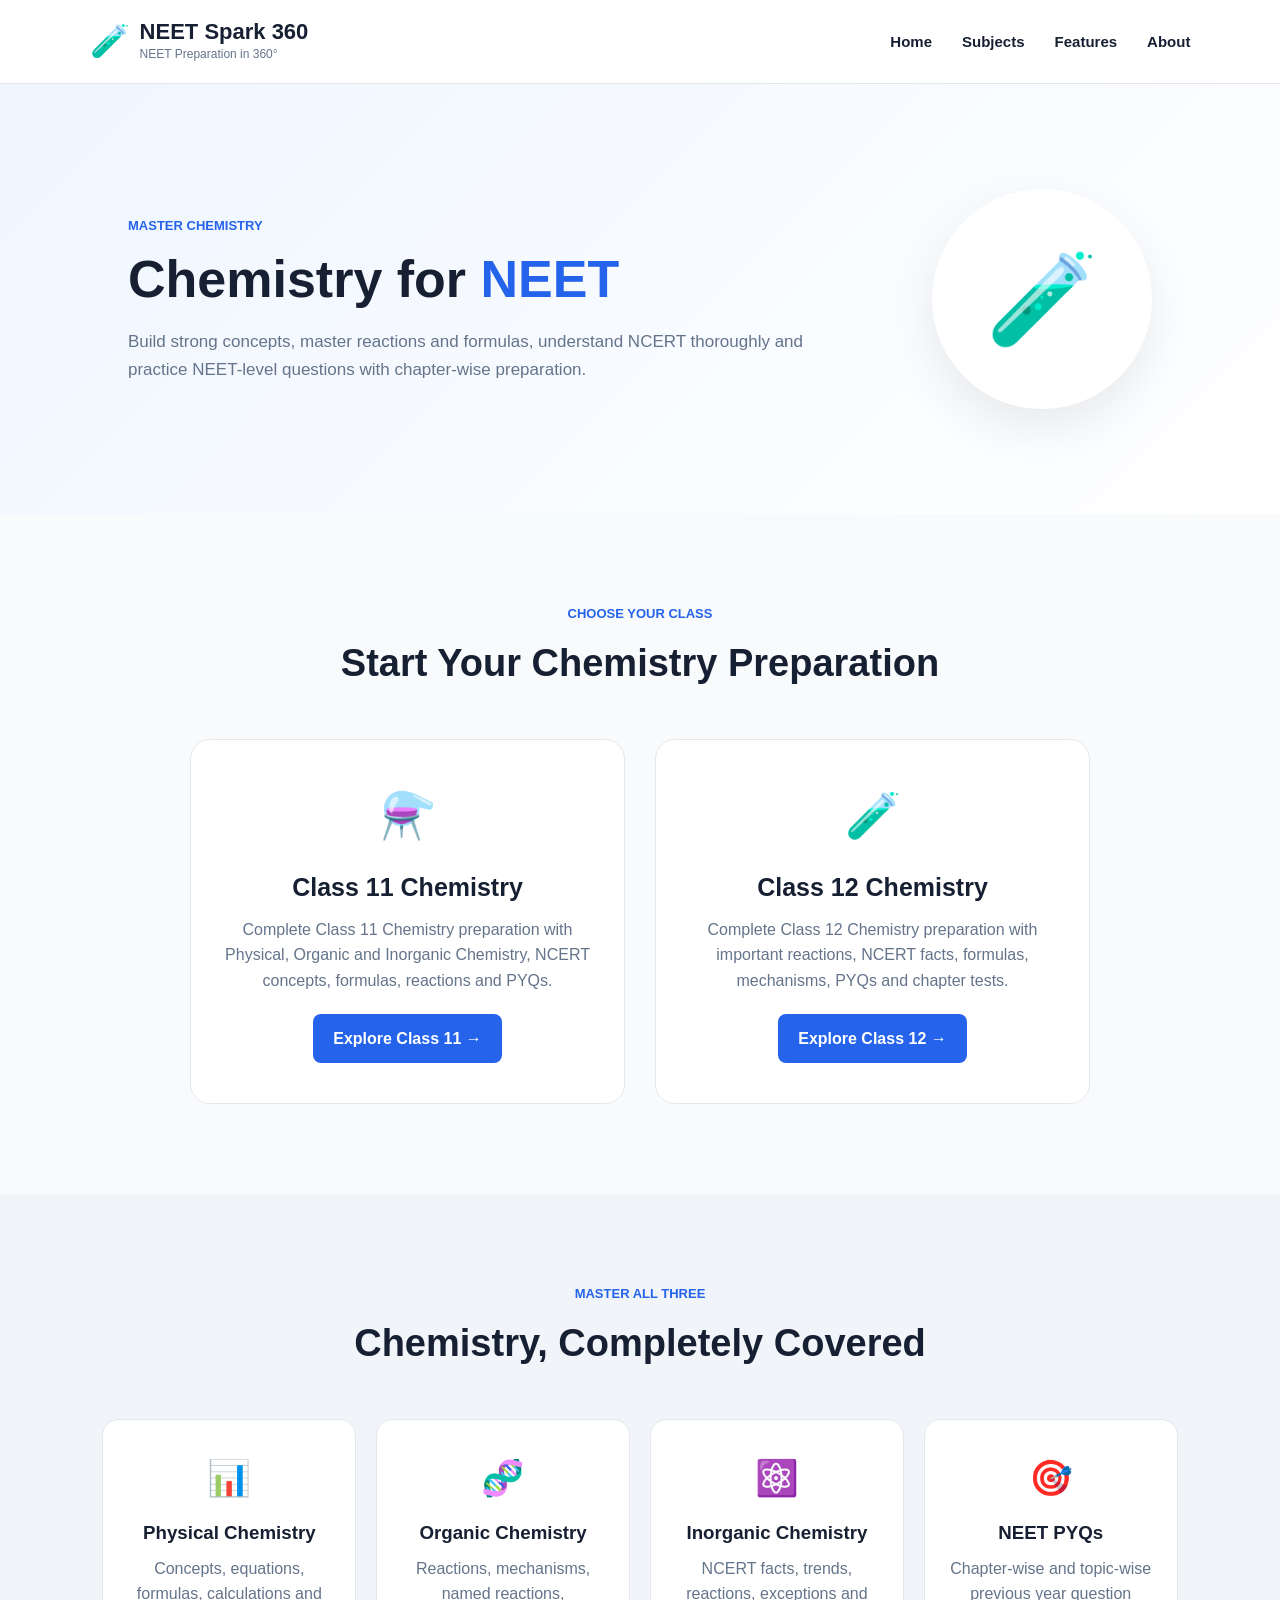
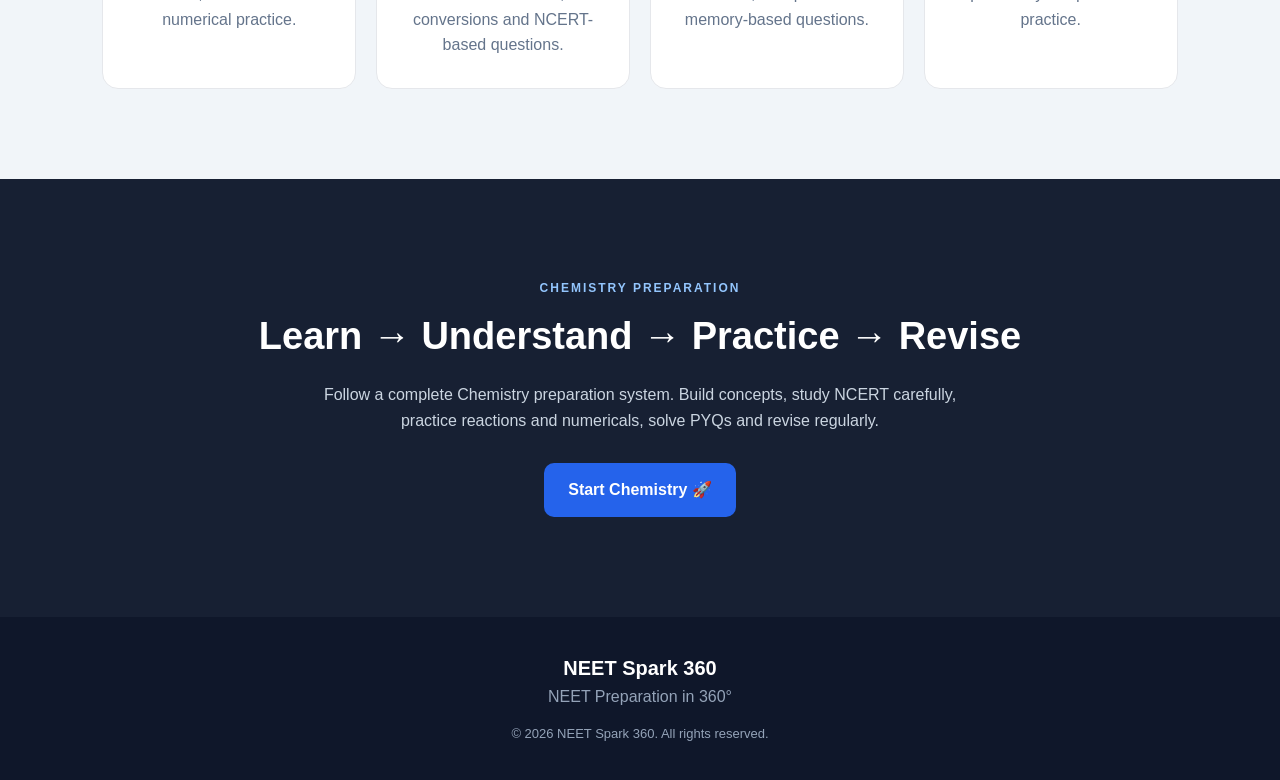
<file: chemistry.html>
<!DOCTYPE html>
<html lang="en">

<head>

    <meta charset="UTF-8">
    <meta name="viewport" content="width=device-width, initial-scale=1.0">

    <title>Chemistry | NEET Spark 360</title>

    <link rel="stylesheet" href="style.css">

</head>

<body>


    <!-- =========================
     HEADER
========================= -->

    <header>

        <div class="logo">

            <span>🧪</span>

            <div>

                <h1>NEET Spark 360</h1>

                <p>NEET Preparation in 360°</p>

            </div>

        </div>


        <nav>

            <a href="index.html">Home</a>

            <a href="index.html#subjects">Subjects</a>

            <a href="index.html#features">Features</a>

            <a href="index.html#about">About</a>

        </nav>

    </header>



    <!-- =========================
     CHEMISTRY HERO
========================= -->

    <section class="subject-hero">

        <div>

            <p class="section-tag">
                MASTER CHEMISTRY
            </p>

            <h2>
                Chemistry for <span>NEET</span>
            </h2>

            <p>
                Build strong concepts, master reactions and formulas,
                understand NCERT thoroughly and practice NEET-level
                questions with chapter-wise preparation.
            </p>

        </div>


        <div class="subject-hero-icon">

            🧪

        </div>

    </section>



    <!-- =========================
     CLASS SELECTION
========================= -->

    <section class="section">

        <p class="section-tag">
            CHOOSE YOUR CLASS
        </p>

        <h2 class="section-title">
            Start Your Chemistry Preparation
        </h2>


        <div class="class-container">


            <!-- CLASS 11 -->

            <div class="class-card">

                <div class="class-icon">
                    ⚗️
                </div>

                <h3>
                    Class 11 Chemistry
                </h3>

                <p>
                    Complete Class 11 Chemistry preparation with
                    Physical, Organic and Inorganic Chemistry,
                    NCERT concepts, formulas, reactions and PYQs.
                </p>

                <a href="chemistry-class11.html">

                    <button>
                        Explore Class 11 →
                    </button>

                </a>

            </div>



            <!-- CLASS 12 -->

            <div class="class-card">

                <div class="class-icon">
                    🧪
                </div>

                <h3>
                    Class 12 Chemistry
                </h3>

                <p>
                    Complete Class 12 Chemistry preparation with
                    important reactions, NCERT facts, formulas,
                    mechanisms, PYQs and chapter tests.
                </p>

                <a href="chemistry-class12.html">

                    <button>
                        Explore Class 12 →
                    </button>

                </a>

            </div>


        </div>

    </section>



    <!-- =========================
     CHEMISTRY BRANCHES
========================= -->

    <section class="features-section section">

        <p class="section-tag">
            MASTER ALL THREE
        </p>

        <h2 class="section-title">
            Chemistry, Completely Covered
        </h2>


        <div class="feature-container">


            <!-- PHYSICAL -->

            <div class="feature">

                <span>📊</span>

                <h3>
                    Physical Chemistry
                </h3>

                <p>
                    Concepts, equations, formulas,
                    calculations and numerical practice.
                </p>

            </div>


            <!-- ORGANIC -->

            <div class="feature">

                <span>🧬</span>

                <h3>
                    Organic Chemistry
                </h3>

                <p>
                    Reactions, mechanisms, named reactions,
                    conversions and NCERT-based questions.
                </p>

            </div>


            <!-- INORGANIC -->

            <div class="feature">

                <span>⚛️</span>

                <h3>
                    Inorganic Chemistry
                </h3>

                <p>
                    NCERT facts, trends, reactions,
                    exceptions and memory-based questions.
                </p>

            </div>


            <!-- PYQ -->

            <div class="feature">

                <span>🎯</span>

                <h3>
                    NEET PYQs
                </h3>

                <p>
                    Chapter-wise and topic-wise
                    previous year question practice.
                </p>

            </div>


        </div>

    </section>



    <!-- =========================
     STUDY FLOW
========================= -->

    <section class="about">

        <p class="founder-label">
            CHEMISTRY PREPARATION
        </p>

        <h2>
            Learn → Understand → Practice → Revise
        </h2>

        <p>
            Follow a complete Chemistry preparation system.
            Build concepts, study NCERT carefully, practice
            reactions and numericals, solve PYQs and revise
            regularly.
        </p>

        <a href="chemistry-class12.html">

            <button class="primary-btn">
                Start Chemistry 🚀
            </button>

        </a>

    </section>



    <!-- =========================
     FOOTER
========================= -->

    <footer>

        <h3>
            NEET Spark 360
        </h3>

        <p>
            NEET Preparation in 360°
        </p>

        <p class="copyright">
            © 2026 NEET Spark 360. All rights reserved.
        </p>

    </footer>


</body>

</html>
</file>
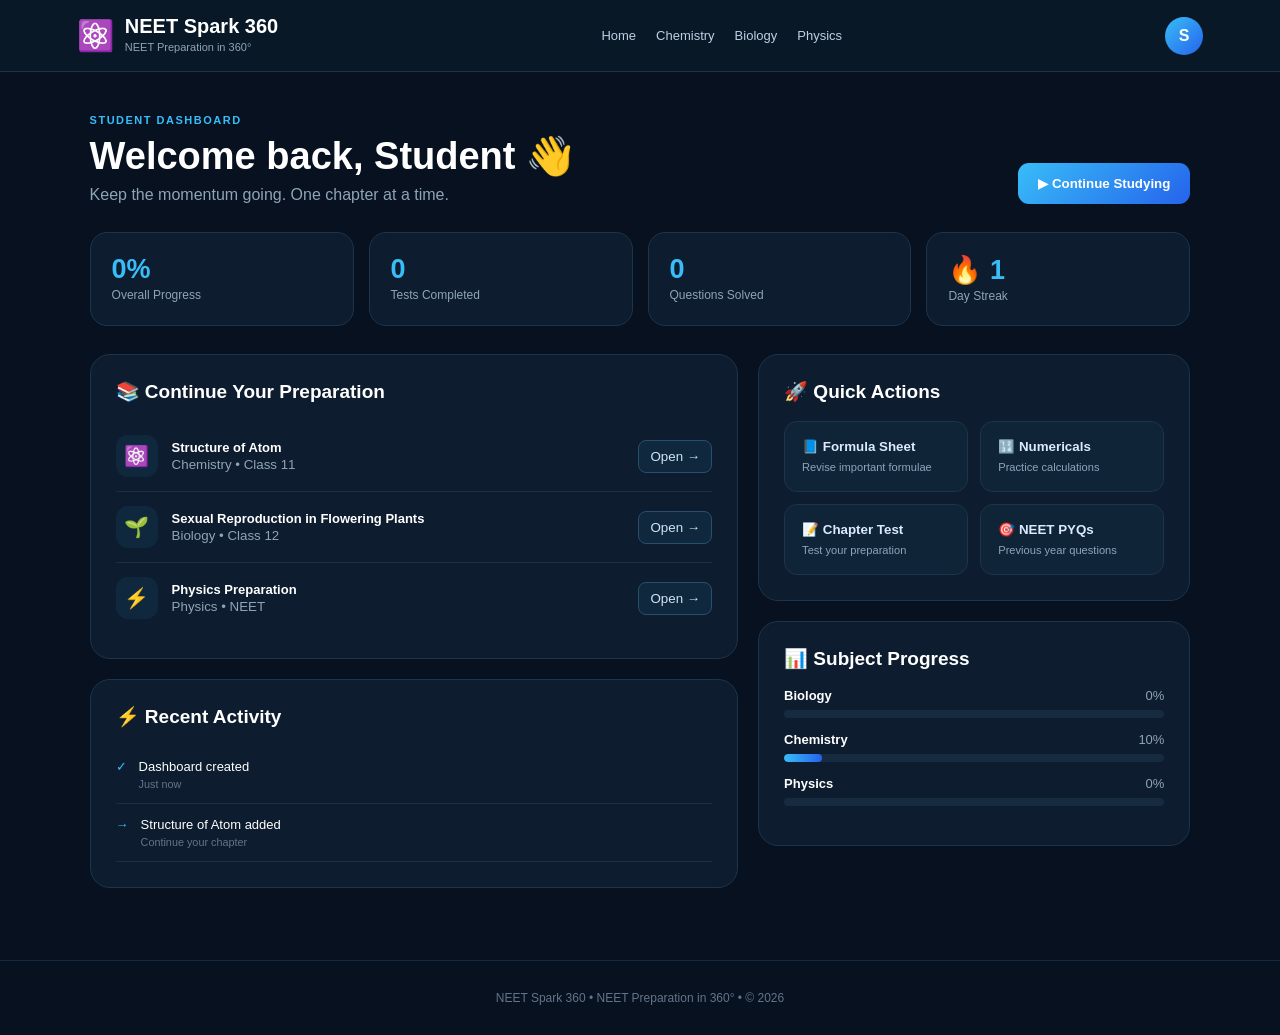
<file: dashboard.html>
<!DOCTYPE html>
<html lang="en">

<head>
    <meta charset="UTF-8">
    <meta name="viewport" content="width=device-width, initial-scale=1.0">
    <title>Dashboard | NEET Spark 360</title>
    <style>
        * {
            box-sizing: border-box
        }

        body {
            margin: 0;
            font-family: Arial, sans-serif;
            background: #07111f;
            color: #fff
        }

        header {
            height: 72px;
            padding: 0 6%;
            display: flex;
            align-items: center;
            justify-content: space-between;
            background: #091827;
            border-bottom: 1px solid #203247;
            position: sticky;
            top: 0;
            z-index: 10
        }

        .logo {
            display: flex;
            align-items: center;
            gap: 11px
        }

        .logo span {
            font-size: 30px
        }

        .logo h1 {
            font-size: 20px;
            margin: 0
        }

        .logo p {
            font-size: 11px;
            color: #8fa4b8;
            margin: 3px 0
        }

        nav {
            display: flex;
            gap: 20px
        }

        nav a {
            color: #bcd0e3;
            text-decoration: none;
            font-size: 13px
        }

        nav a:hover {
            color: #38bdf8
        }

        .profile {
            display: flex;
            align-items: center;
            gap: 10px
        }

        .avatar {
            width: 38px;
            height: 38px;
            border-radius: 50%;
            background: linear-gradient(135deg, #38bdf8, #2563eb);
            display: grid;
            place-items: center;
            font-weight: bold
        }

        main {
            padding: 42px 7%;
            max-width: 1400px;
            margin: auto
        }

        .welcome {
            display: flex;
            justify-content: space-between;
            align-items: end;
            margin-bottom: 28px
        }

        .tag {
            color: #38bdf8;
            font-size: 11px;
            font-weight: bold;
            letter-spacing: 1.5px
        }

        .welcome h2 {
            font-size: 38px;
            margin: 8px 0
        }

        .welcome p {
            color: #8fa4b8;
            margin: 0
        }

        .continue {
            background: linear-gradient(135deg, #38bdf8, #2563eb);
            border: 0;
            color: white;
            padding: 13px 20px;
            border-radius: 11px;
            font-weight: bold;
            cursor: pointer
        }

        .stats {
            display: grid;
            grid-template-columns: repeat(4, 1fr);
            gap: 15px;
            margin-bottom: 28px
        }

        .stat {
            padding: 21px;
            border-radius: 17px;
            background: #0d1c2e;
            border: 1px solid #1d344c
        }

        .stat strong {
            font-size: 27px;
            color: #38bdf8;
            display: block
        }

        .stat span {
            font-size: 12px;
            color: #8fa4b8
        }

        .layout {
            display: grid;
            grid-template-columns: 1.5fr 1fr;
            gap: 20px
        }

        .panel {
            background: #0d1c2e;
            border: 1px solid #1d344c;
            border-radius: 20px;
            padding: 25px
        }

        .panel h3 {
            margin: 0 0 18px;
            font-size: 19px
        }

        .subject {
            margin: 14px 0
        }

        .subject-head {
            display: flex;
            justify-content: space-between;
            font-size: 13px;
            margin-bottom: 7px
        }

        .subject-head span {
            color: #8fa4b8
        }

        .bar {
            height: 8px;
            background: #172b40;
            border-radius: 10px;
            overflow: hidden
        }

        .fill {
            height: 100%;
            background: linear-gradient(90deg, #38bdf8, #2563eb);
            border-radius: 10px
        }

        .chapter {
            display: flex;
            align-items: center;
            gap: 14px;
            padding: 14px 0;
            border-bottom: 1px solid #1a3044
        }

        .chapter:last-child {
            border-bottom: 0
        }

        .chapter-icon {
            width: 42px;
            height: 42px;
            border-radius: 12px;
            background: #10283d;
            display: grid;
            place-items: center;
            font-size: 20px
        }

        .chapter-info {
            flex: 1
        }

        .chapter-info strong {
            display: block;
            font-size: 13px
        }

        .chapter-info small {
            color: #8fa4b8
        }

        .open {
            background: #10283d;
            border: 1px solid #28506e;
            color: #cfe5f5;
            padding: 8px 11px;
            border-radius: 8px;
            cursor: pointer
        }

        .open:hover {
            border-color: #38bdf8;
            color: #38bdf8
        }

        .quick {
            display: grid;
            grid-template-columns: 1fr 1fr;
            gap: 12px
        }

        .quick button {
            padding: 17px;
            border: 1px solid #1d344c;
            background: #102438;
            color: #dbeafe;
            border-radius: 13px;
            text-align: left;
            cursor: pointer
        }

        .quick button:hover {
            border-color: #38bdf8;
            transform: translateY(-1px)
        }

        .quick b {
            display: block;
            margin-bottom: 5px
        }

        .quick small {
            color: #8fa4b8
        }

        .activity {
            margin-top: 20px
        }

        .activity-item {
            display: flex;
            gap: 12px;
            padding: 13px 0;
            border-bottom: 1px solid #1a3044;
            font-size: 13px
        }

        .activity-item span {
            color: #38bdf8
        }

        .activity-item small {
            display: block;
            color: #64748b;
            margin-top: 4px
        }

        footer {
            text-align: center;
            padding: 30px;
            color: #64748b;
            font-size: 12px;
            margin-top: 30px;
            border-top: 1px solid #172b40
        }

        @media(max-width:850px) {
            .layout {
                grid-template-columns: 1fr
            }

            .stats {
                grid-template-columns: repeat(2, 1fr)
            }

            .welcome {
                display: block
            }

            .continue {
                margin-top: 18px
            }
        }

        @media(max-width:550px) {
            nav {
                display: none
            }

            main {
                padding: 28px 5%
            }

            .welcome h2 {
                font-size: 30px
            }

            .stats {
                grid-template-columns: 1fr 1fr
            }

            .quick {
                grid-template-columns: 1fr
            }
        }
    </style>
</head>

<body>

    <header>
        <div class="logo"><span>⚛️</span>
            <div>
                <h1>NEET Spark 360</h1>
                <p>NEET Preparation in 360°</p>
            </div>
        </div>
        <nav><a href="index.html">Home</a><a href="chemistry.html">Chemistry</a><a href="biology.html">Biology</a><a
                href="physics.html">Physics</a></nav>
        <div class="profile">
            <div class="avatar" id="avatar">S</div>
        </div>
    </header>

    <main>
        <section class="welcome">
            <div>
                <div class="tag">STUDENT DASHBOARD</div>
                <h2>Welcome back, <span id="studentName">Student</span> 👋</h2>
                <p>Keep the momentum going. One chapter at a time.</p>
            </div>
            <button class="continue" onclick="continueStudy()">▶ Continue Studying</button>
        </section>

        <section class="stats">
            <div class="stat"><strong id="progress">0%</strong><span>Overall Progress</span></div>
            <div class="stat"><strong>0</strong><span>Tests Completed</span></div>
            <div class="stat"><strong>0</strong><span>Questions Solved</span></div>
            <div class="stat"><strong>🔥 1</strong><span>Day Streak</span></div>
        </section>

        <div class="layout">
            <div>
                <div class="panel">
                    <h3>📚 Continue Your Preparation</h3>

                    <div class="chapter">
                        <div class="chapter-icon">⚛️</div>
                        <div class="chapter-info"><strong>Structure of Atom</strong><small>Chemistry • Class 11</small>
                        </div>
                        <button class="open" onclick="location.href='structure-of-atom.html'">Open →</button>
                    </div>

                    <div class="chapter">
                        <div class="chapter-icon">🌱</div>
                        <div class="chapter-info"><strong>Sexual Reproduction in Flowering Plants</strong><small>Biology
                                • Class 12</small></div>
                        <button class="open" onclick="location.href='biology.html'">Open →</button>
                    </div>

                    <div class="chapter">
                        <div class="chapter-icon">⚡</div>
                        <div class="chapter-info"><strong>Physics Preparation</strong><small>Physics • NEET</small>
                        </div>
                        <button class="open" onclick="location.href='physics.html'">Open →</button>
                    </div>
                </div>

                <div class="panel activity">
                    <h3>⚡ Recent Activity</h3>
                    <div class="activity-item"><span>✓</span>
                        <div>Dashboard created<small>Just now</small></div>
                    </div>
                    <div class="activity-item"><span>→</span>
                        <div>Structure of Atom added<small>Continue your chapter</small></div>
                    </div>
                </div>
            </div>

            <div>
                <div class="panel">
                    <h3>🚀 Quick Actions</h3>
                    <div class="quick">
                        <button onclick="location.href='structure-atom-formulas.html'"><b>📘 Formula
                                Sheet</b><small>Revise important formulae</small></button>
                        <button onclick="location.href='structure-atom-numericals.html'"><b>🔢
                                Numericals</b><small>Practice calculations</small></button>
                        <button onclick="alert('Chapter tests coming soon!')"><b>📝 Chapter Test</b><small>Test your
                                preparation</small></button>
                        <button onclick="alert('NEET PYQs coming soon!')"><b>🎯 NEET PYQs</b><small>Previous year
                                questions</small></button>
                    </div>
                </div>

                <div class="panel" style="margin-top:20px">
                    <h3>📊 Subject Progress</h3>
                    <div class="subject">
                        <div class="subject-head"><b>Biology</b><span>0%</span></div>
                        <div class="bar">
                            <div class="fill" style="width:0%"></div>
                        </div>
                    </div>
                    <div class="subject">
                        <div class="subject-head"><b>Chemistry</b><span>10%</span></div>
                        <div class="bar">
                            <div class="fill" style="width:10%"></div>
                        </div>
                    </div>
                    <div class="subject">
                        <div class="subject-head"><b>Physics</b><span>0%</span></div>
                        <div class="bar">
                            <div class="fill" style="width:0%"></div>
                        </div>
                    </div>
                </div>
            </div>
        </div>
    </main>

    <footer>NEET Spark 360 • NEET Preparation in 360° • © 2026</footer>

    <script>
        function continueStudy() { location.href = "structure-of-atom.html"; }
        const name = localStorage.getItem("neetSparkName");
        if (name) {
            document.getElementById("studentName").textContent = name;
            document.getElementById("avatar").textContent = name.charAt(0).toUpperCase();
        }
    </script>
</body>

</html>
</file>
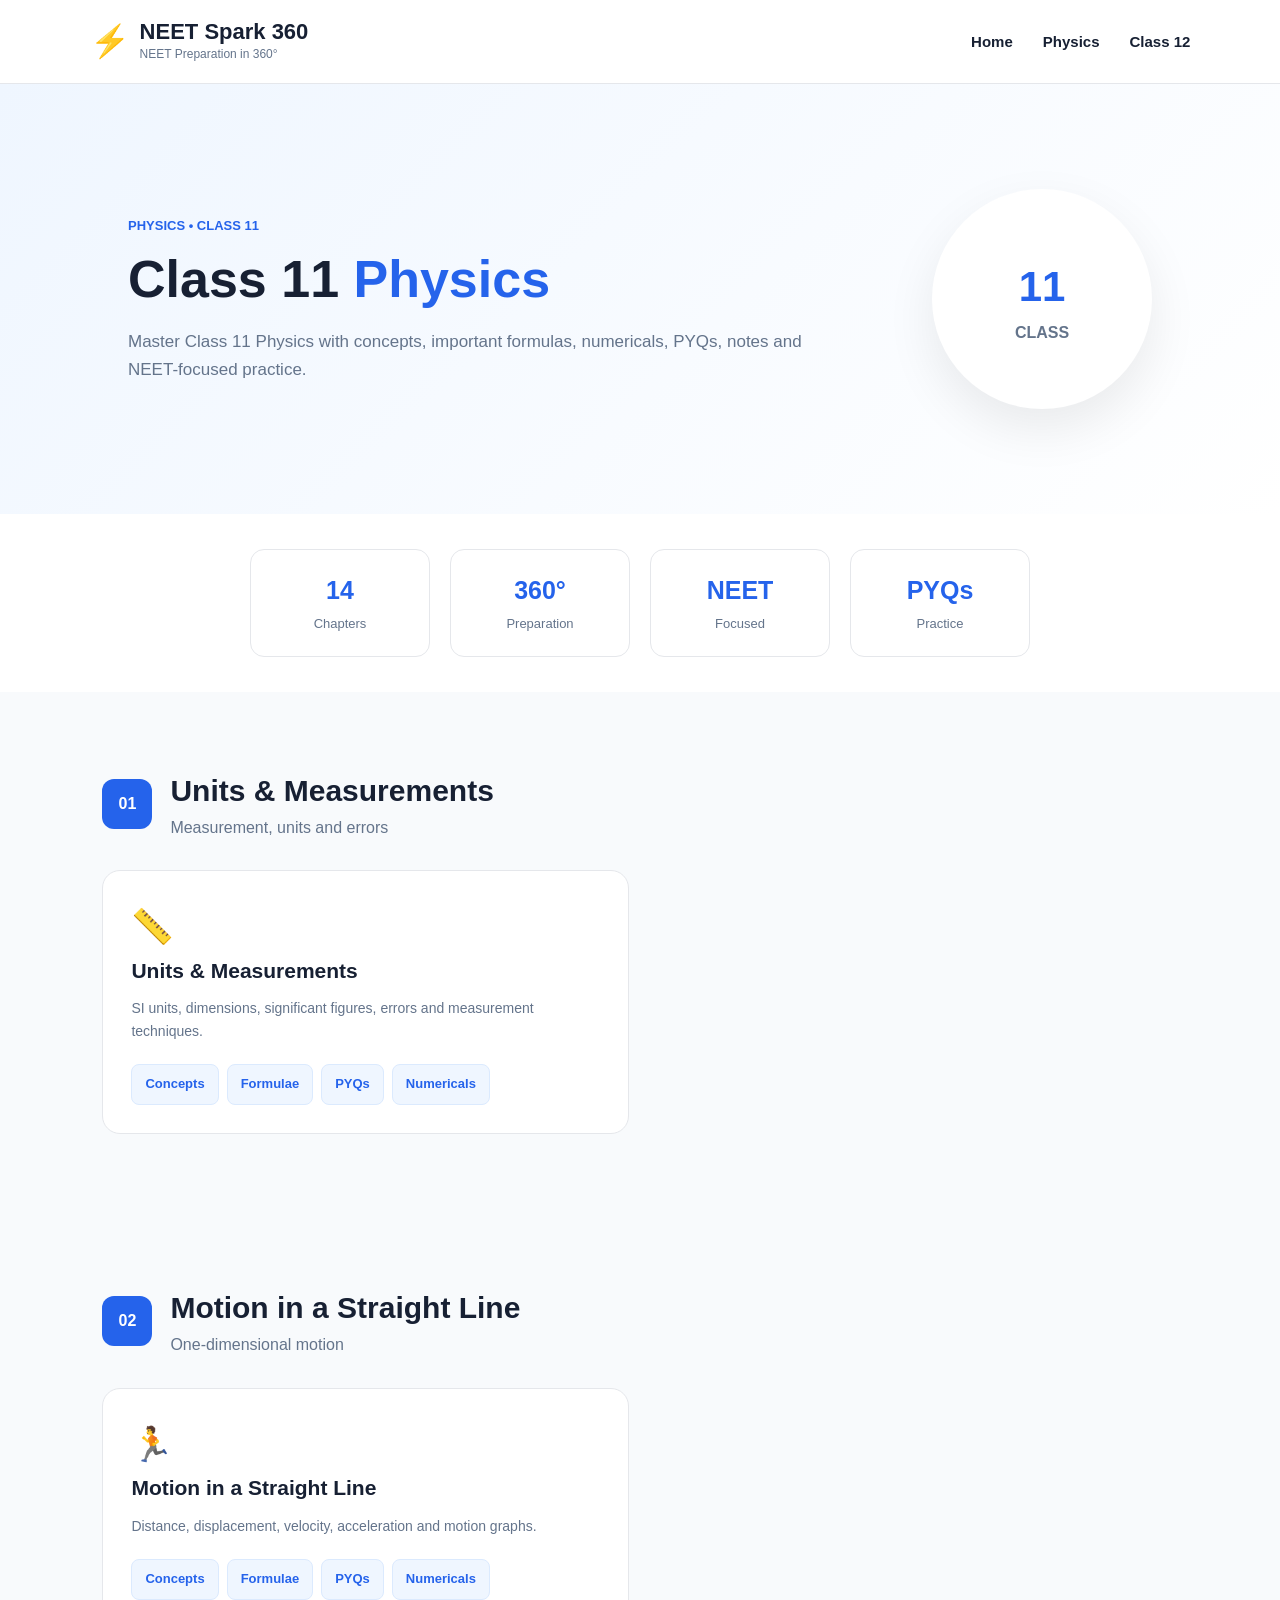
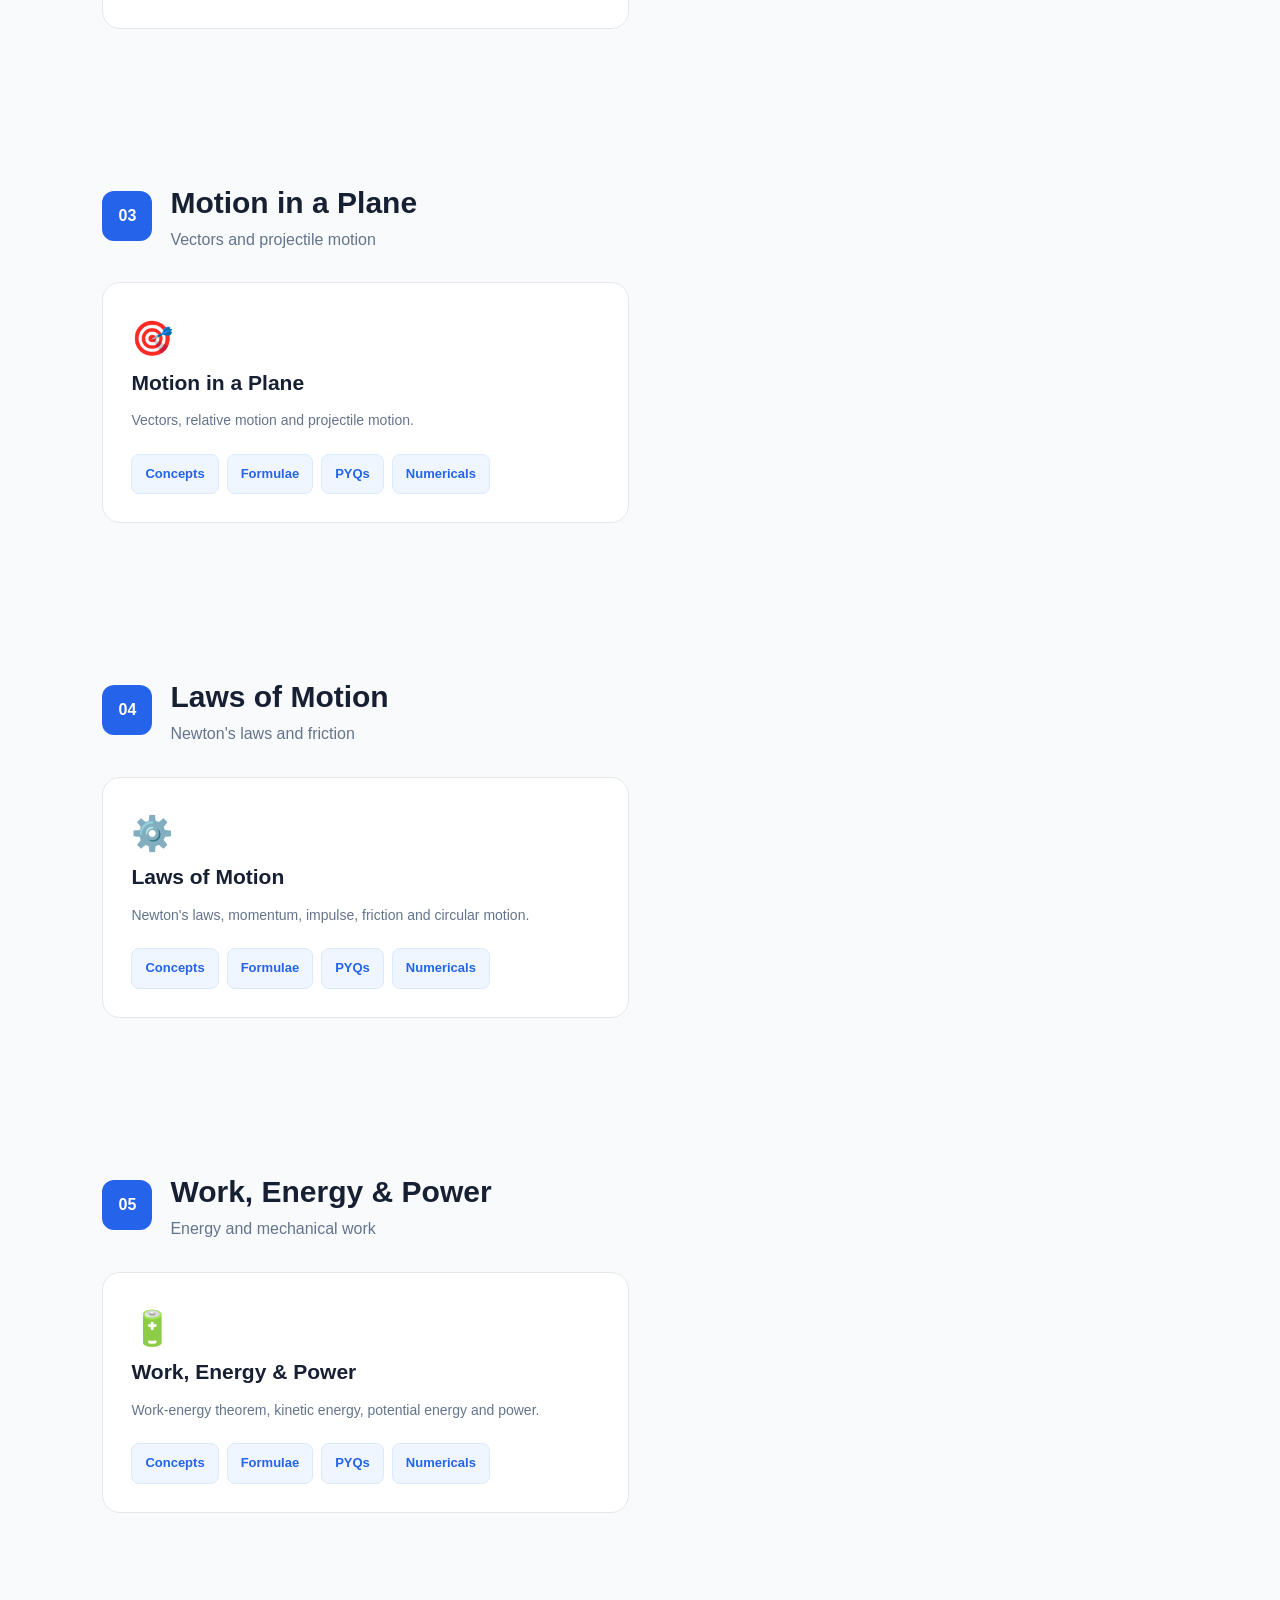
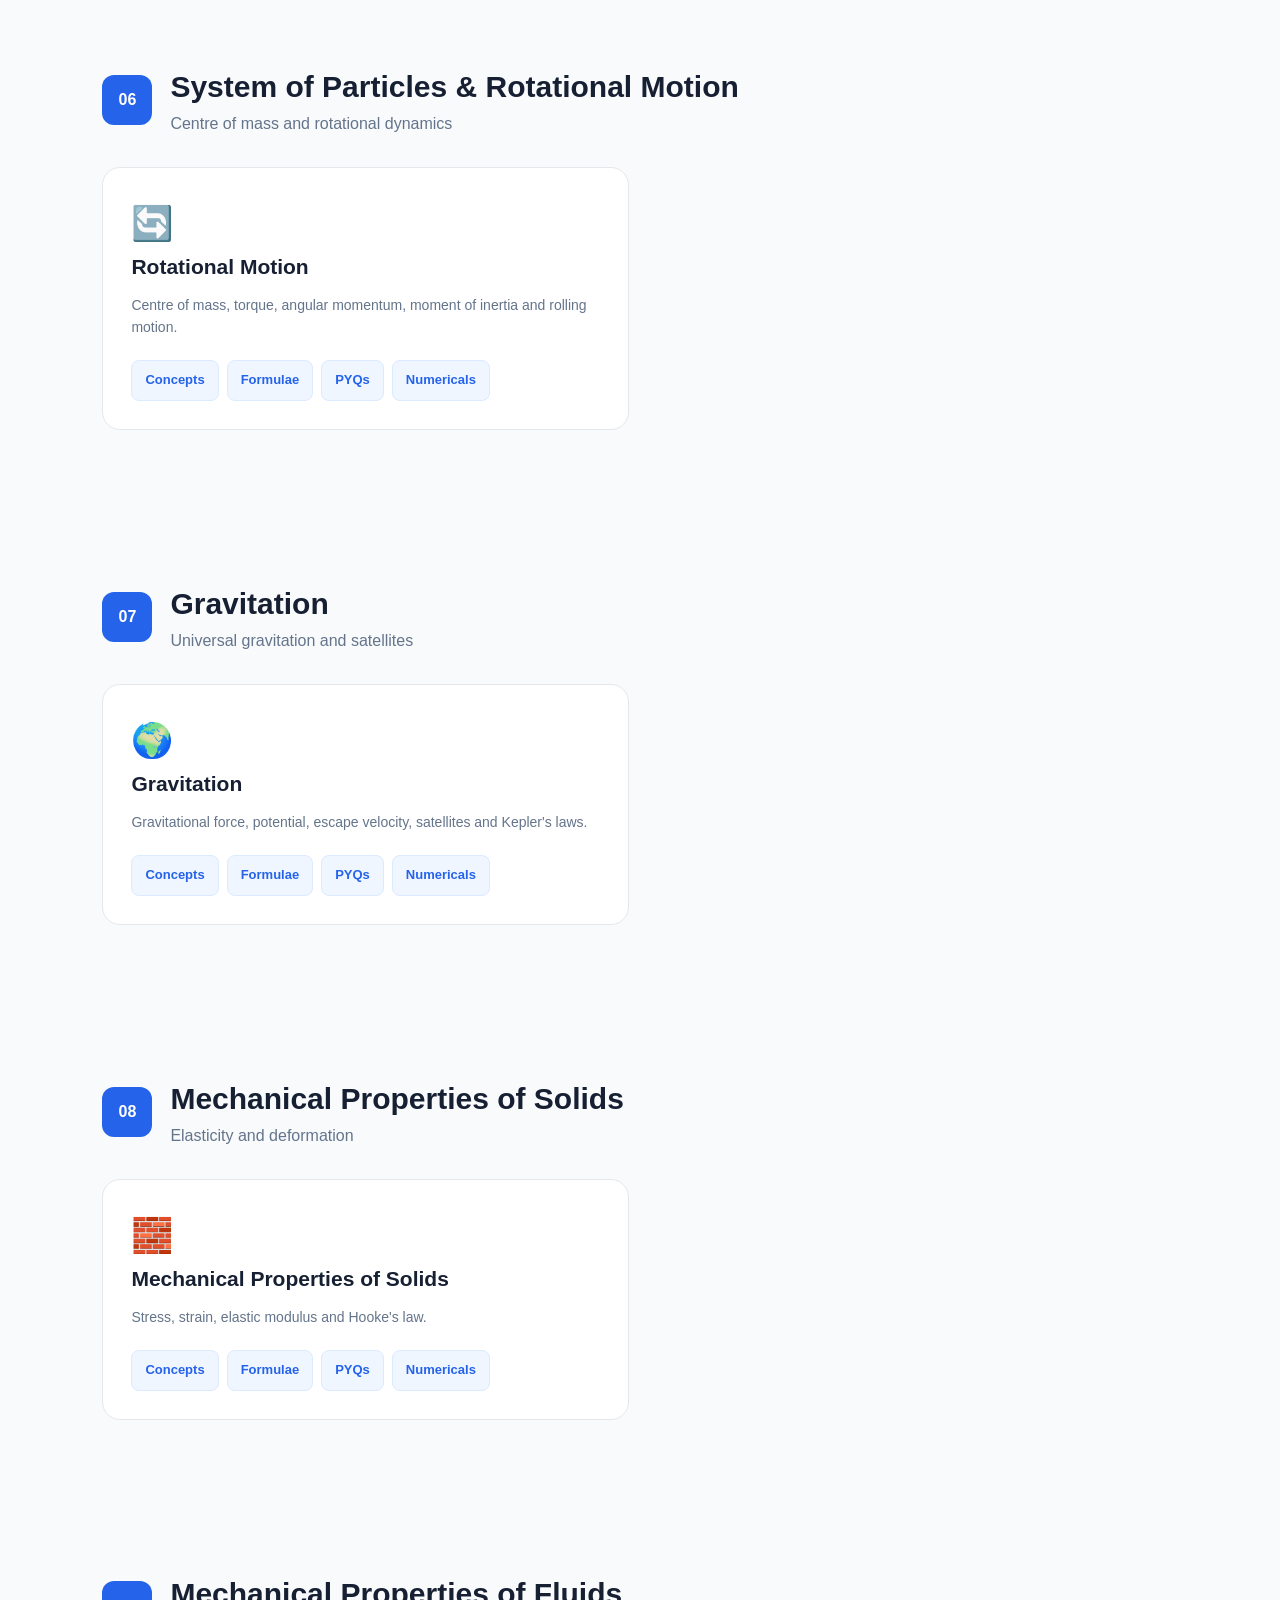
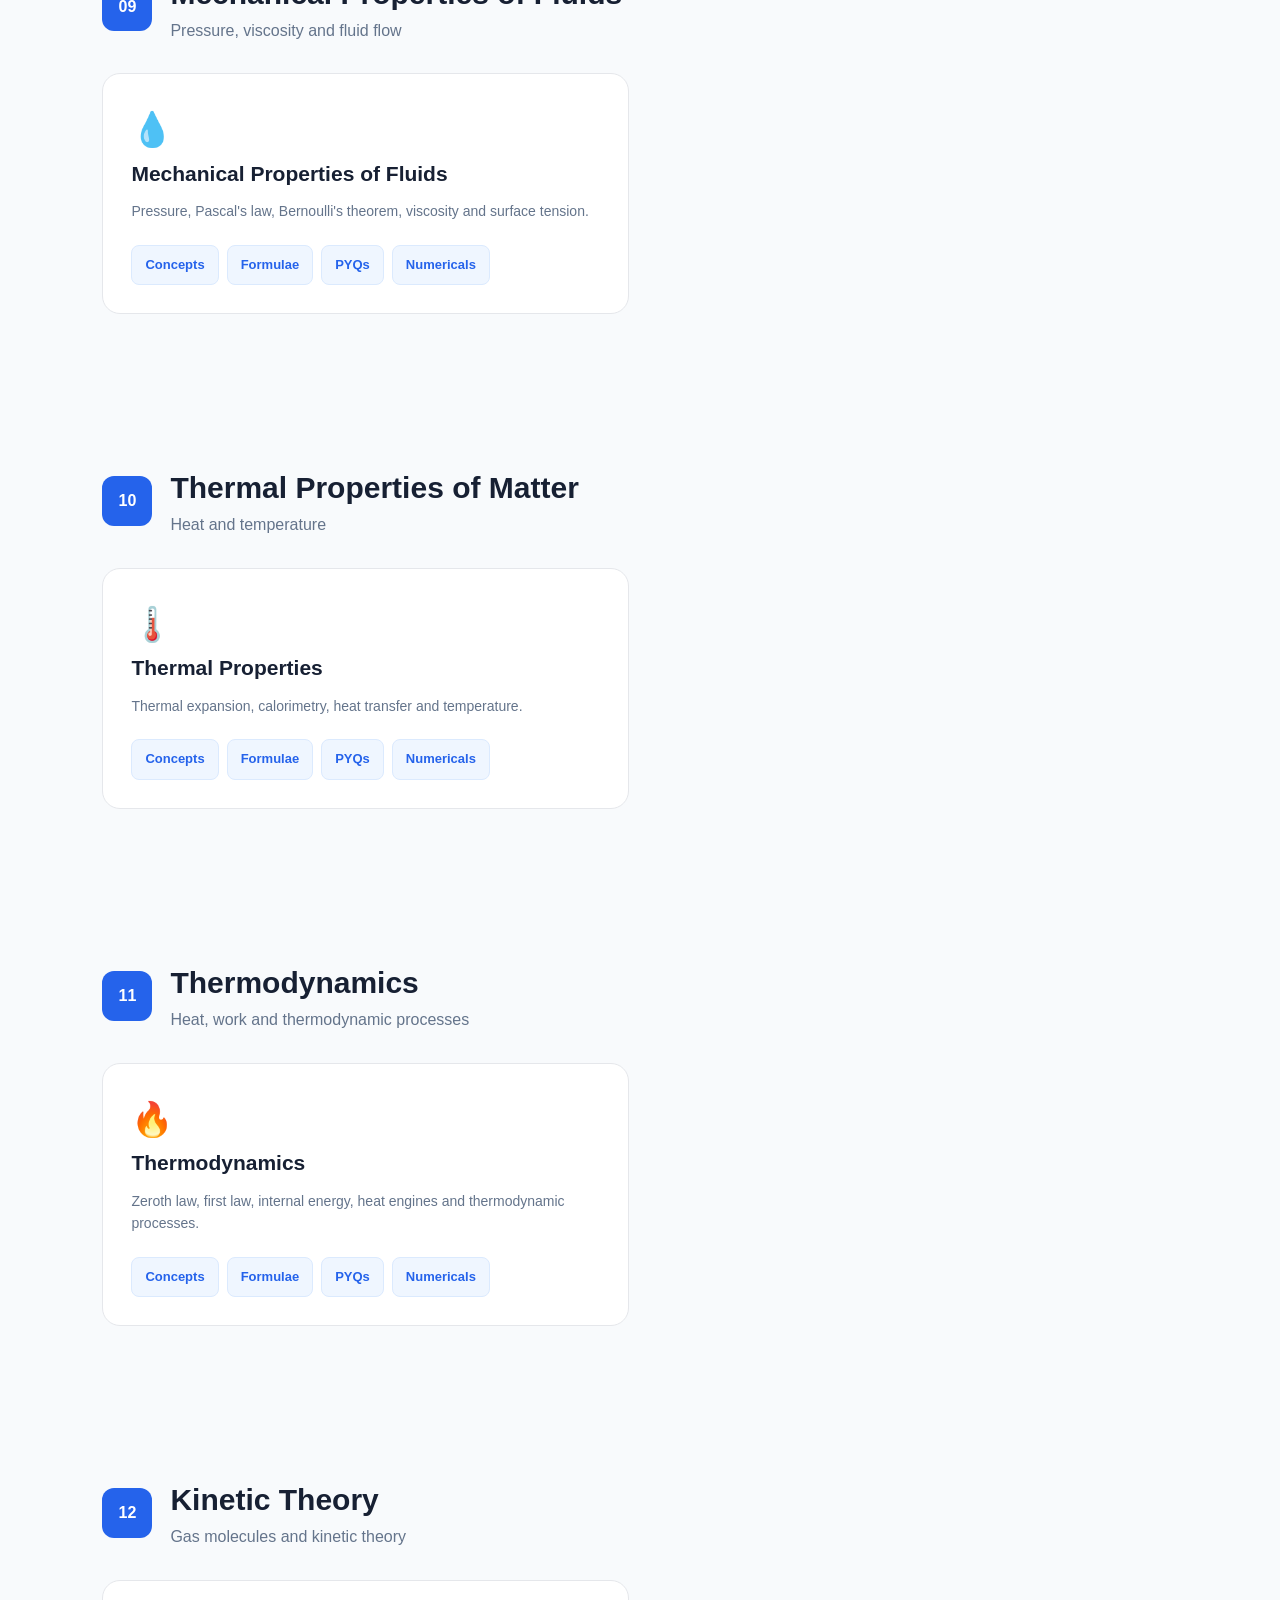
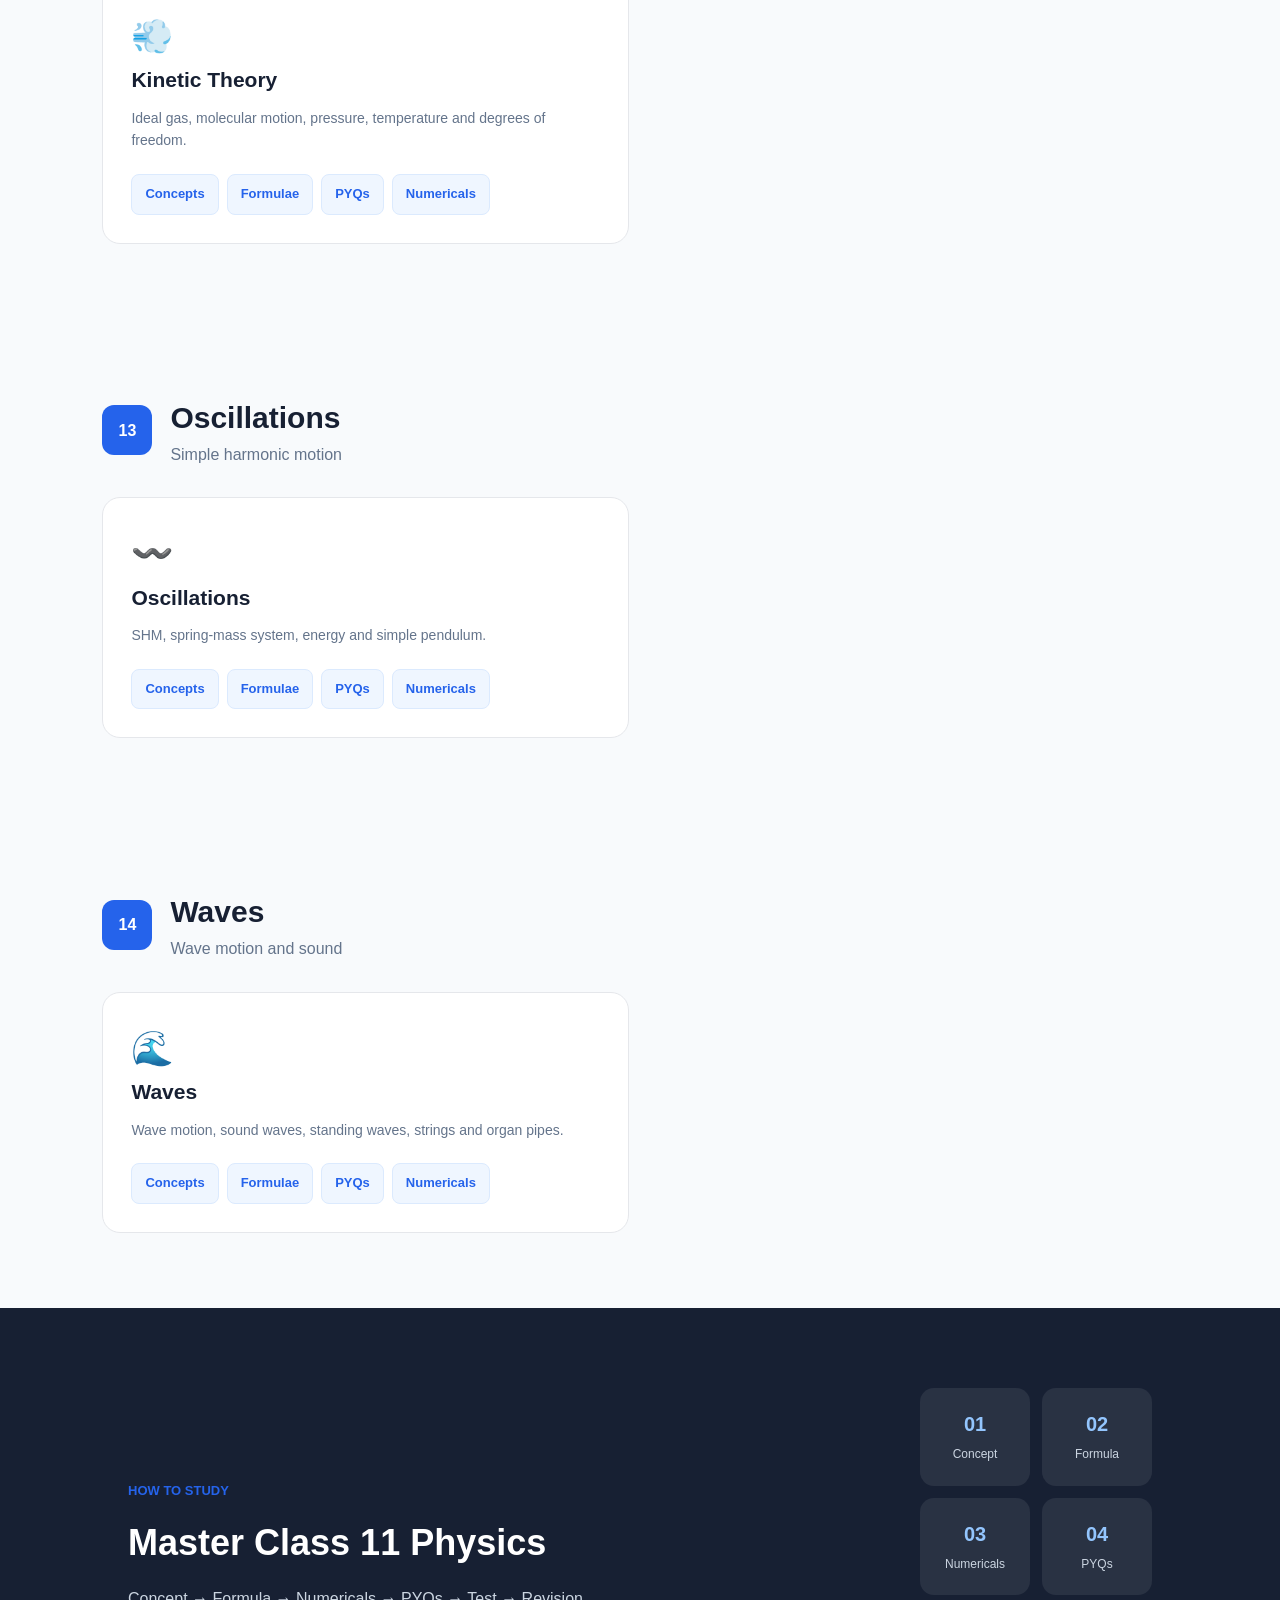
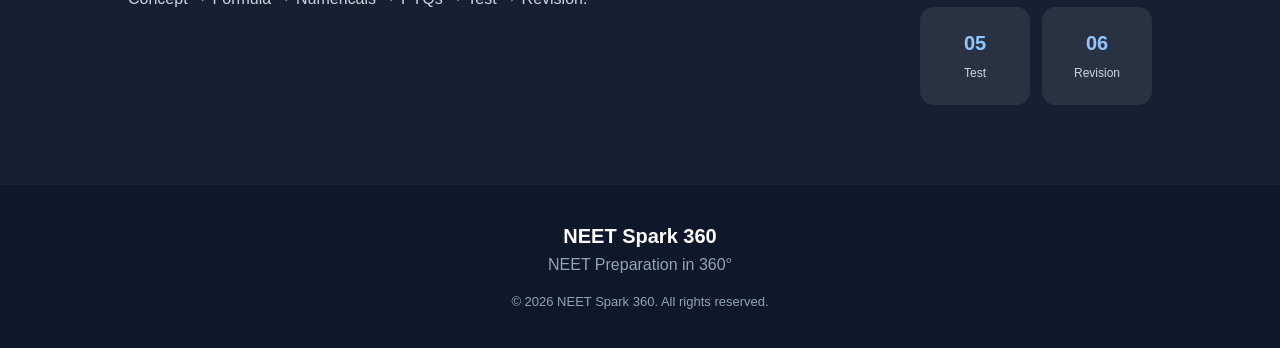
<file: physics-class11.html>
<!DOCTYPE html>
<html lang="en">

<head>
    <meta charset="UTF-8">
    <meta name="viewport" content="width=device-width, initial-scale=1.0">

    <title>Class 11 Physics | NEET Spark 360</title>

    <link rel="stylesheet" href="style.css">

    <style>
        /* =========================
           POPUP CONTENT SYSTEM
        ========================= */

        .content-modal {
            display: none;
            position: fixed;
            inset: 0;
            background: rgba(0, 0, 0, 0.75);
            z-index: 9999;
            align-items: center;
            justify-content: center;
            padding: 20px;
        }

        .content-modal.active {
            display: flex;
        }

        .content-box {
            width: min(750px, 95%);
            max-height: 85vh;
            overflow-y: auto;
            background: #111827;
            color: white;
            border-radius: 18px;
            padding: 30px;
            position: relative;
            box-shadow: 0 20px 60px rgba(0, 0, 0, 0.5);
        }

        .close-modal {
            position: absolute;
            right: 18px;
            top: 10px;
            border: none;
            background: transparent;
            color: white;
            font-size: 32px;
            cursor: pointer;
        }

        .modal-icon {
            font-size: 42px;
            margin-bottom: 10px;
        }

        .content-box h2 {
            margin-bottom: 20px;
            color: #93c5fd;
        }

        .content-box h3 {
            margin-top: 20px;
            margin-bottom: 10px;
        }

        .content-box p {
            line-height: 1.7;
            color: #e5e7eb;
        }

        .content-box li {
            margin: 8px 0;
            color: #e5e7eb;
        }

        .formula {
            background: rgba(255, 255, 255, 0.08);
            padding: 12px 15px;
            border-radius: 10px;
            margin: 10px 0;
            font-family: monospace;
            color: #93c5fd;
            font-size: 16px;
        }

        .question {
            background: rgba(255, 255, 255, 0.07);
            padding: 15px;
            border-radius: 12px;
            margin: 12px 0;
            line-height: 1.6;
        }

        .answer {
            color: #86efac;
            font-weight: bold;
        }
    </style>

</head>

<body>

    <!-- HEADER -->

    <header>

        <div class="logo">

            <span>⚡</span>

            <div>
                <h1>NEET Spark 360</h1>
                <p>NEET Preparation in 360°</p>
            </div>

        </div>

        <nav>

            <a href="index.html">Home</a>

            <a href="physics.html">Physics</a>

            <a href="physics-class12.html">Class 12</a>

        </nav>

    </header>


    <!-- HERO -->

    <section class="syllabus-hero">

        <div>

            <p class="section-tag">
                PHYSICS • CLASS 11
            </p>

            <h2>
                Class 11 <span>Physics</span>
            </h2>

            <p>
                Master Class 11 Physics with concepts, important
                formulas, numericals, PYQs, notes and
                NEET-focused practice.
            </p>

        </div>

        <div class="syllabus-hero-box">

            <strong>11</strong>

            <span>CLASS</span>

        </div>

    </section>


    <!-- STATS -->

    <section class="stats-section">

        <div class="stat-card">
            <strong>14</strong>
            <span>Chapters</span>
        </div>

        <div class="stat-card">
            <strong>360°</strong>
            <span>Preparation</span>
        </div>

        <div class="stat-card">
            <strong>NEET</strong>
            <span>Focused</span>
        </div>

        <div class="stat-card">
            <strong>PYQs</strong>
            <span>Practice</span>
        </div>

    </section>


    <!-- =========================
         CHAPTER 1
    ========================= -->

    <section class="syllabus-section">

        <div class="unit-title">
            <span>01</span>

            <div>
                <h2>Units & Measurements</h2>
                <p>Measurement, units and errors</p>
            </div>
        </div>

        <div class="topic-grid">

            <div class="topic-card">

                <div class="topic-icon">📏</div>

                <h3>Units & Measurements</h3>

                <p>
                    SI units, dimensions, significant figures,
                    errors and measurement techniques.
                </p>

                <div class="topic-buttons">

                    <button onclick="openContent('units','concepts')">Concepts</button>

                    <button onclick="openContent('units','formula')">Formulae</button>

                    <button onclick="openContent('units','pyq')">PYQs</button>

                    <button onclick="openContent('units','numerical')">Numericals</button>

                </div>

            </div>

        </div>

    </section>


    <!-- =========================
         CHAPTER 2
    ========================= -->

    <section class="syllabus-section">

        <div class="unit-title">
            <span>02</span>

            <div>
                <h2>Motion in a Straight Line</h2>
                <p>One-dimensional motion</p>
            </div>
        </div>

        <div class="topic-grid">

            <div class="topic-card">

                <div class="topic-icon">🏃</div>

                <h3>Motion in a Straight Line</h3>

                <p>
                    Distance, displacement, velocity,
                    acceleration and motion graphs.
                </p>

                <div class="topic-buttons">

                    <button onclick="openContent('motion1','concepts')">Concepts</button>

                    <button onclick="openContent('motion1','formula')">Formulae</button>

                    <button onclick="openContent('motion1','pyq')">PYQs</button>

                    <button onclick="openContent('motion1','numerical')">Numericals</button>

                </div>

            </div>

        </div>

    </section>


    <!-- =========================
         CHAPTER 3
    ========================= -->

    <section class="syllabus-section">

        <div class="unit-title">
            <span>03</span>

            <div>
                <h2>Motion in a Plane</h2>
                <p>Vectors and projectile motion</p>
            </div>
        </div>

        <div class="topic-grid">

            <div class="topic-card">

                <div class="topic-icon">🎯</div>

                <h3>Motion in a Plane</h3>

                <p>
                    Vectors, relative motion and projectile motion.
                </p>

                <div class="topic-buttons">

                    <button onclick="openContent('motion2','concepts')">Concepts</button>

                    <button onclick="openContent('motion2','formula')">Formulae</button>

                    <button onclick="openContent('motion2','pyq')">PYQs</button>

                    <button onclick="openContent('motion2','numerical')">Numericals</button>

                </div>

            </div>

        </div>

    </section>


    <!-- =========================
         CHAPTER 4
    ========================= -->

    <section class="syllabus-section">

        <div class="unit-title">
            <span>04</span>

            <div>
                <h2>Laws of Motion</h2>
                <p>Newton's laws and friction</p>
            </div>
        </div>

        <div class="topic-grid">

            <div class="topic-card">

                <div class="topic-icon">⚙️</div>

                <h3>Laws of Motion</h3>

                <p>
                    Newton's laws, momentum, impulse,
                    friction and circular motion.
                </p>

                <div class="topic-buttons">

                    <button onclick="openContent('laws','concepts')">Concepts</button>

                    <button onclick="openContent('laws','formula')">Formulae</button>

                    <button onclick="openContent('laws','pyq')">PYQs</button>

                    <button onclick="openContent('laws','numerical')">Numericals</button>

                </div>

            </div>

        </div>

    </section>


    <!-- =========================
         CHAPTER 5
    ========================= -->

    <section class="syllabus-section">

        <div class="unit-title">
            <span>05</span>

            <div>
                <h2>Work, Energy & Power</h2>
                <p>Energy and mechanical work</p>
            </div>
        </div>

        <div class="topic-grid">

            <div class="topic-card">

                <div class="topic-icon">🔋</div>

                <h3>Work, Energy & Power</h3>

                <p>
                    Work-energy theorem, kinetic energy,
                    potential energy and power.
                </p>

                <div class="topic-buttons">

                    <button onclick="openContent('wep','concepts')">Concepts</button>

                    <button onclick="openContent('wep','formula')">Formulae</button>

                    <button onclick="openContent('wep','pyq')">PYQs</button>

                    <button onclick="openContent('wep','numerical')">Numericals</button>

                </div>

            </div>

        </div>

    </section>


    <!-- =========================
         CHAPTER 6
    ========================= -->

    <section class="syllabus-section">

        <div class="unit-title">
            <span>06</span>

            <div>
                <h2>System of Particles & Rotational Motion</h2>
                <p>Centre of mass and rotational dynamics</p>
            </div>
        </div>

        <div class="topic-grid">

            <div class="topic-card">

                <div class="topic-icon">🔄</div>

                <h3>Rotational Motion</h3>

                <p>
                    Centre of mass, torque, angular momentum,
                    moment of inertia and rolling motion.
                </p>

                <div class="topic-buttons">

                    <button onclick="openContent('rotation','concepts')">Concepts</button>

                    <button onclick="openContent('rotation','formula')">Formulae</button>

                    <button onclick="openContent('rotation','pyq')">PYQs</button>

                    <button onclick="openContent('rotation','numerical')">Numericals</button>

                </div>

            </div>

        </div>

    </section>


    <!-- =========================
         CHAPTER 7
    ========================= -->

    <section class="syllabus-section">

        <div class="unit-title">
            <span>07</span>

            <div>
                <h2>Gravitation</h2>
                <p>Universal gravitation and satellites</p>
            </div>
        </div>

        <div class="topic-grid">

            <div class="topic-card">

                <div class="topic-icon">🌍</div>

                <h3>Gravitation</h3>

                <p>
                    Gravitational force, potential, escape velocity,
                    satellites and Kepler's laws.
                </p>

                <div class="topic-buttons">

                    <button onclick="openContent('gravitation','concepts')">Concepts</button>

                    <button onclick="openContent('gravitation','formula')">Formulae</button>

                    <button onclick="openContent('gravitation','pyq')">PYQs</button>

                    <button onclick="openContent('gravitation','numerical')">Numericals</button>

                </div>

            </div>

        </div>

    </section>


    <!-- =========================
         CHAPTER 8
    ========================= -->

    <section class="syllabus-section">

        <div class="unit-title">
            <span>08</span>

            <div>
                <h2>Mechanical Properties of Solids</h2>
                <p>Elasticity and deformation</p>
            </div>
        </div>

        <div class="topic-grid">

            <div class="topic-card">

                <div class="topic-icon">🧱</div>

                <h3>Mechanical Properties of Solids</h3>

                <p>
                    Stress, strain, elastic modulus and
                    Hooke's law.
                </p>

                <div class="topic-buttons">

                    <button onclick="openContent('solids','concepts')">Concepts</button>

                    <button onclick="openContent('solids','formula')">Formulae</button>

                    <button onclick="openContent('solids','pyq')">PYQs</button>

                    <button onclick="openContent('solids','numerical')">Numericals</button>

                </div>

            </div>

        </div>

    </section>


    <!-- =========================
         CHAPTER 9
    ========================= -->

    <section class="syllabus-section">

        <div class="unit-title">
            <span>09</span>

            <div>
                <h2>Mechanical Properties of Fluids</h2>
                <p>Pressure, viscosity and fluid flow</p>
            </div>
        </div>

        <div class="topic-grid">

            <div class="topic-card">

                <div class="topic-icon">💧</div>

                <h3>Mechanical Properties of Fluids</h3>

                <p>
                    Pressure, Pascal's law, Bernoulli's theorem,
                    viscosity and surface tension.
                </p>

                <div class="topic-buttons">

                    <button onclick="openContent('fluids','concepts')">Concepts</button>

                    <button onclick="openContent('fluids','formula')">Formulae</button>

                    <button onclick="openContent('fluids','pyq')">PYQs</button>

                    <button onclick="openContent('fluids','numerical')">Numericals</button>

                </div>

            </div>

        </div>

    </section>


    <!-- =========================
         CHAPTER 10
    ========================= -->

    <section class="syllabus-section">

        <div class="unit-title">
            <span>10</span>

            <div>
                <h2>Thermal Properties of Matter</h2>
                <p>Heat and temperature</p>
            </div>
        </div>

        <div class="topic-grid">

            <div class="topic-card">

                <div class="topic-icon">🌡️</div>

                <h3>Thermal Properties</h3>

                <p>
                    Thermal expansion, calorimetry,
                    heat transfer and temperature.
                </p>

                <div class="topic-buttons">

                    <button onclick="openContent('thermal','concepts')">Concepts</button>

                    <button onclick="openContent('thermal','formula')">Formulae</button>

                    <button onclick="openContent('thermal','pyq')">PYQs</button>

                    <button onclick="openContent('thermal','numerical')">Numericals</button>

                </div>

            </div>

        </div>

    </section>


    <!-- =========================
         CHAPTER 11
    ========================= -->

    <section class="syllabus-section">

        <div class="unit-title">
            <span>11</span>

            <div>
                <h2>Thermodynamics</h2>
                <p>Heat, work and thermodynamic processes</p>
            </div>
        </div>

        <div class="topic-grid">

            <div class="topic-card">

                <div class="topic-icon">🔥</div>

                <h3>Thermodynamics</h3>

                <p>
                    Zeroth law, first law, internal energy,
                    heat engines and thermodynamic processes.
                </p>

                <div class="topic-buttons">

                    <button onclick="openContent('thermo','concepts')">Concepts</button>

                    <button onclick="openContent('thermo','formula')">Formulae</button>

                    <button onclick="openContent('thermo','pyq')">PYQs</button>

                    <button onclick="openContent('thermo','numerical')">Numericals</button>

                </div>

            </div>

        </div>

    </section>


    <!-- =========================
         CHAPTER 12
    ========================= -->

    <section class="syllabus-section">

        <div class="unit-title">
            <span>12</span>

            <div>
                <h2>Kinetic Theory</h2>
                <p>Gas molecules and kinetic theory</p>
            </div>
        </div>

        <div class="topic-grid">

            <div class="topic-card">

                <div class="topic-icon">💨</div>

                <h3>Kinetic Theory</h3>

                <p>
                    Ideal gas, molecular motion, pressure,
                    temperature and degrees of freedom.
                </p>

                <div class="topic-buttons">

                    <button onclick="openContent('kinetic','concepts')">Concepts</button>

                    <button onclick="openContent('kinetic','formula')">Formulae</button>

                    <button onclick="openContent('kinetic','pyq')">PYQs</button>

                    <button onclick="openContent('kinetic','numerical')">Numericals</button>

                </div>

            </div>

        </div>

    </section>


    <!-- =========================
         CHAPTER 13
    ========================= -->

    <section class="syllabus-section">

        <div class="unit-title">
            <span>13</span>

            <div>
                <h2>Oscillations</h2>
                <p>Simple harmonic motion</p>
            </div>
        </div>

        <div class="topic-grid">

            <div class="topic-card">

                <div class="topic-icon">〰️</div>

                <h3>Oscillations</h3>

                <p>
                    SHM, spring-mass system, energy and
                    simple pendulum.
                </p>

                <div class="topic-buttons">

                    <button onclick="openContent('oscillations','concepts')">Concepts</button>

                    <button onclick="openContent('oscillations','formula')">Formulae</button>

                    <button onclick="openContent('oscillations','pyq')">PYQs</button>

                    <button onclick="openContent('oscillations','numerical')">Numericals</button>

                </div>

            </div>

        </div>

    </section>


    <!-- =========================
         CHAPTER 14
    ========================= -->

    <section class="syllabus-section">

        <div class="unit-title">
            <span>14</span>

            <div>
                <h2>Waves</h2>
                <p>Wave motion and sound</p>
            </div>
        </div>

        <div class="topic-grid">

            <div class="topic-card">

                <div class="topic-icon">🌊</div>

                <h3>Waves</h3>

                <p>
                    Wave motion, sound waves, standing waves,
                    strings and organ pipes.
                </p>

                <div class="topic-buttons">

                    <button onclick="openContent('waves','concepts')">Concepts</button>

                    <button onclick="openContent('waves','formula')">Formulae</button>

                    <button onclick="openContent('waves','pyq')">PYQs</button>

                    <button onclick="openContent('waves','numerical')">Numericals</button>

                </div>

            </div>

        </div>

    </section>


    <!-- STUDY SYSTEM -->

    <section class="study-system">

        <div>

            <p class="section-tag">
                HOW TO STUDY
            </p>

            <h2>
                Master Class 11 Physics
            </h2>

            <p>
                Concept → Formula → Numericals → PYQs →
                Test → Revision.
            </p>

        </div>

        <div class="system-steps">

            <div>
                <strong>01</strong>
                <span>Concept</span>
            </div>

            <div>
                <strong>02</strong>
                <span>Formula</span>
            </div>

            <div>
                <strong>03</strong>
                <span>Numericals</span>
            </div>

            <div>
                <strong>04</strong>
                <span>PYQs</span>
            </div>

            <div>
                <strong>05</strong>
                <span>Test</span>
            </div>

            <div>
                <strong>06</strong>
                <span>Revision</span>
            </div>

        </div>

    </section>


    <!-- FOOTER -->

    <footer>

        <h3>NEET Spark 360</h3>

        <p>NEET Preparation in 360°</p>

        <p class="copyright">
            © 2026 NEET Spark 360. All rights reserved.
        </p>

    </footer>


    <!-- =========================
         POPUP
    ========================= -->

    <div id="contentModal" class="content-modal">

        <div class="content-box">

            <button class="close-modal" onclick="closeContent()">×</button>

            <div id="modalIcon" class="modal-icon">⚡</div>

            <h2 id="modalTitle">Physics</h2>

            <div id="modalContent"></div>

        </div>

    </div>


    <!-- =========================
         JAVASCRIPT
    ========================= -->

    <script>

        const contentData = {

            units: {
                title: "Units & Measurements",
                icon: "📏",

                concepts: `
                    <h3>Core Concepts</h3>

                    <p>
                        Physics quantities are measured using numerical
                        values and units.
                    </p>

                    <ul>
                        <li>SI is the internationally accepted system of units.</li>
                        <li>Fundamental quantities include length, mass and time.</li>
                        <li>Derived quantities are obtained from fundamental quantities.</li>
                        <li>Dimensions help check the consistency of equations.</li>
                        <li>Significant figures represent meaningful digits in a measurement.</li>
                    </ul>
                `,

                formula: `
                    <h3>Important Formulae</h3>

                    <div class="formula">Percentage error = (Absolute error / Measured value) × 100</div>

                    <div class="formula">Relative error = Absolute error / Measured value</div>

                    <div class="formula">Density = Mass / Volume</div>

                    <div class="formula">[Velocity] = [LT⁻¹]</div>

                    <div class="formula">[Acceleration] = [LT⁻²]</div>
                `,

                pyq: `
                    <h3>NEET PYQ Practice</h3>

                    <div class="question">
                        Q. Which quantity has dimensions [MLT⁻²]?
                        <br><br>
                        <span class="answer">Answer: Force</span>
                    </div>

                    <div class="question">
                        Q. Number of significant figures in 0.00450?
                        <br><br>
                        <span class="answer">Answer: 3</span>
                    </div>
                `,

                numerical: `
                    <h3>Numerical Practice</h3>

                    <div class="question">
                        A body has mass 2 kg and volume 0.5 m³.
                        Find its density.
                        <br><br>
                        <span class="answer">
                        Density = 2 / 0.5 = 4 kg/m³
                        </span>
                    </div>
                `
            },


            motion1: {
                title: "Motion in a Straight Line",
                icon: "🏃",

                concepts: `
                    <h3>Core Concepts</h3>

                    <ul>
                        <li>Distance is the total path travelled.</li>
                        <li>Displacement is the shortest directed distance between initial and final positions.</li>
                        <li>Speed is scalar; velocity is vector.</li>
                        <li>Acceleration is the rate of change of velocity.</li>
                        <li>The slope of a position-time graph gives velocity.</li>
                        <li>The area under a velocity-time graph gives displacement.</li>
                    </ul>
                `,

                formula: `
                    <h3>Important Formulae</h3>

                    <div class="formula">v = u + at</div>
                    <div class="formula">s = ut + ½at²</div>
                    <div class="formula">v² = u² + 2as</div>
                    <div class="formula">s = ½(u + v)t</div>
                `,

                pyq: `
                    <h3>PYQ Practice</h3>

                    <div class="question">
                        A body starts from rest with acceleration 2 m/s².
                        Find its velocity after 5 s.
                        <br><br>
                        <span class="answer">Answer: 10 m/s</span>
                    </div>
                `,

                numerical: `
                    <h3>Numerical</h3>

                    <div class="question">
                        u = 5 m/s, a = 2 m/s² and t = 4 s.
                        Find v.
                        <br><br>
                        <span class="answer">
                        v = u + at = 5 + 8 = 13 m/s
                        </span>
                    </div>
                `
            },


            motion2: {
                title: "Motion in a Plane",
                icon: "🎯",

                concepts: `
                    <h3>Core Concepts</h3>

                    <ul>
                        <li>Vectors have magnitude and direction.</li>
                        <li>Projectile motion is two-dimensional motion under gravity.</li>
                        <li>Horizontal velocity remains constant when air resistance is ignored.</li>
                        <li>Vertical velocity changes due to gravity.</li>
                    </ul>
                `,

                formula: `
                    <h3>Important Formulae</h3>

                    <div class="formula">R = u² sin 2θ / g</div>
                    <div class="formula">H = u² sin²θ / 2g</div>
                    <div class="formula">T = 2u sinθ / g</div>
                `,

                pyq: `
                    <h3>PYQ</h3>

                    <div class="question">
                        At what angle is projectile range maximum?
                        <br><br>
                        <span class="answer">Answer: 45°</span>
                    </div>
                `,

                numerical: `
                    <h3>Numerical</h3>

                    <div class="question">
                        A projectile is thrown at 45°.
                        Its range is maximum for the given speed.
                        <br><br>
                        <span class="answer">Maximum range occurs at 45°.</span>
                    </div>
                `
            },


            laws: {
                title: "Laws of Motion",
                icon: "⚙️",

                concepts: `
                    <h3>Core Concepts</h3>

                    <ul>
                        <li>Newton's first law describes inertia.</li>
                        <li>Newton's second law relates force and acceleration.</li>
                        <li>Newton's third law describes action-reaction pairs.</li>
                        <li>Friction opposes relative motion.</li>
                        <li>Momentum is conserved when external force is zero.</li>
                    </ul>
                `,

                formula: `
                    <h3>Important Formulae</h3>

                    <div class="formula">F = ma</div>
                    <div class="formula">p = mv</div>
                    <div class="formula">Impulse = Δp</div>
                    <div class="formula">fₛ(max) = μₛN</div>
                    <div class="formula">fₖ = μₖN</div>
                `,

                pyq: `
                    <h3>PYQ</h3>

                    <div class="question">
                        If net force on a body is zero, its acceleration is:
                        <br><br>
                        <span class="answer">Answer: Zero</span>
                    </div>
                `,

                numerical: `
                    <h3>Numerical</h3>

                    <div class="question">
                        A force of 20 N acts on a 5 kg body.
                        Find acceleration.
                        <br><br>
                        <span class="answer">a = F/m = 20/5 = 4 m/s²</span>
                    </div>
                `
            },


            wep: {
                title: "Work, Energy & Power",
                icon: "🔋",

                concepts: `
                    <h3>Core Concepts</h3>

                    <ul>
                        <li>Work is done when force causes displacement.</li>
                        <li>Kinetic energy is energy due to motion.</li>
                        <li>Potential energy depends on configuration or position.</li>
                        <li>Power is the rate of doing work.</li>
                        <li>Work-energy theorem connects net work with change in kinetic energy.</li>
                    </ul>
                `,

                formula: `
                    <h3>Formulae</h3>

                    <div class="formula">W = Fs cosθ</div>
                    <div class="formula">KE = ½mv²</div>
                    <div class="formula">PE = mgh</div>
                    <div class="formula">P = W/t</div>
                    <div class="formula">W(net) = ΔKE</div>
                `,

                pyq: `
                    <h3>PYQ</h3>

                    <div class="question">
                        Kinetic energy depends on velocity as:
                        <br><br>
                        <span class="answer">Answer: KE ∝ v²</span>
                    </div>
                `,

                numerical: `
                    <h3>Numerical</h3>

                    <div class="question">
                        Find KE of a 2 kg body moving at 3 m/s.
                        <br><br>
                        <span class="answer">
                        KE = ½ × 2 × 3² = 9 J
                        </span>
                    </div>
                `
            },


            rotation: {
                title: "Rotational Motion",
                icon: "🔄",

                concepts: `
                    <h3>Core Concepts</h3>

                    <ul>
                        <li>Torque is the turning effect of force.</li>
                        <li>Angular velocity describes rotational motion.</li>
                        <li>Moment of inertia measures resistance to angular acceleration.</li>
                        <li>Angular momentum is conserved when external torque is zero.</li>
                    </ul>
                `,

                formula: `
                    <h3>Formulae</h3>

                    <div class="formula">τ = rF sinθ</div>
                    <div class="formula">L = Iω</div>
                    <div class="formula">τ = Iα</div>
                    <div class="formula">K(rot) = ½Iω²</div>
                `,

                pyq: `
                    <h3>PYQ</h3>

                    <div class="question">
                        SI unit of torque is:
                        <br><br>
                        <span class="answer">Answer: N m</span>
                    </div>
                `,

                numerical: `
                    <h3>Numerical</h3>

                    <div class="question">
                        A force of 10 N acts at a distance of 2 m
                        perpendicular to the lever arm.
                        <br><br>
                        <span class="answer">Torque = 20 N m</span>
                    </div>
                `
            },


            gravitation: {
                title: "Gravitation",
                icon: "🌍",

                concepts: `
                    <h3>Core Concepts</h3>

                    <ul>
                        <li>Every mass attracts every other mass.</li>
                        <li>Gravitational force is always attractive.</li>
                        <li>Acceleration due to gravity depends on distance from Earth's centre.</li>
                        <li>Satellites remain in orbit due to gravitational force.</li>
                    </ul>
                `,

                formula: `
                    <h3>Formulae</h3>

                    <div class="formula">F = GMm/r²</div>
                    <div class="formula">g = GM/R²</div>
                    <div class="formula">vₑ = √(2GM/R)</div>
                    <div class="formula">vₒ = √(GM/r)</div>
                `,

                pyq: `
                    <h3>PYQ</h3>

                    <div class="question">
                        Escape velocity from Earth is approximately:
                        <br><br>
                        <span class="answer">Answer: 11.2 km/s</span>
                    </div>
                `,

                numerical: `
                    <h3>Numerical</h3>

                    <div class="question">
                        If the distance between two masses is doubled,
                        gravitational force becomes:
                        <br><br>
                        <span class="answer">One-fourth of the original force.</span>
                    </div>
                `
            },


            solids: {
                title: "Mechanical Properties of Solids",
                icon: "🧱",

                concepts: `
                    <h3>Core Concepts</h3>

                    <ul>
                        <li>Stress is force per unit area.</li>
                        <li>Strain is fractional deformation.</li>
                        <li>Elasticity is the ability to regain original shape.</li>
                        <li>Hooke's law applies within elastic limit.</li>
                    </ul>
                `,

                formula: `
                    <h3>Formulae</h3>

                    <div class="formula">Stress = F/A</div>
                    <div class="formula">Strain = ΔL/L</div>
                    <div class="formula">Y = Stress/Strain</div>
                `,

                pyq: `
                    <h3>PYQ</h3>

                    <div class="question">
                        SI unit of Young's modulus is:
                        <br><br>
                        <span class="answer">Answer: Pascal</span>
                    </div>
                `,

                numerical: `
                    <h3>Numerical</h3>

                    <div class="question">
                        If force is doubled while area remains constant,
                        stress becomes:
                        <br><br>
                        <span class="answer">Double</span>
                    </div>
                `
            },


            fluids: {
                title: "Mechanical Properties of Fluids",
                icon: "💧",

                concepts: `
                    <h3>Core Concepts</h3>

                    <ul>
                        <li>Pressure is force per unit area.</li>
                        <li>Pascal's law explains pressure transmission in fluids.</li>
                        <li>Bernoulli's theorem relates pressure, speed and height.</li>
                        <li>Viscosity measures resistance to flow.</li>
                    </ul>
                `,

                formula: `
                    <h3>Formulae</h3>

                    <div class="formula">P = F/A</div>
                    <div class="formula">P = P₀ + ρgh</div>
                    <div class="formula">A₁v₁ = A₂v₂</div>
                    <div class="formula">P + ½ρv² + ρgh = constant</div>
                `,

                pyq: `
                    <h3>PYQ</h3>

                    <div class="question">
                        According to Bernoulli's principle,
                        when fluid speed increases, pressure generally:
                        <br><br>
                        <span class="answer">Answer: Decreases</span>
                    </div>
                `,

                numerical: `
                    <h3>Numerical</h3>

                    <div class="question">
                        Find pressure due to a force of 100 N acting
                        over area 2 m².
                        <br><br>
                        <span class="answer">P = 50 Pa</span>
                    </div>
                `
            },


            thermal: {
                title: "Thermal Properties of Matter",
                icon: "🌡️",

                concepts: `
                    <h3>Core Concepts</h3>

                    <ul>
                        <li>Temperature indicates thermal state.</li>
                        <li>Heat is energy transferred due to temperature difference.</li>
                        <li>Materials expand when heated.</li>
                        <li>Calorimetry deals with heat exchange.</li>
                    </ul>
                `,

                formula: `
                    <h3>Formulae</h3>

                    <div class="formula">Q = mcΔT</div>
                    <div class="formula">Q = mL</div>
                    <div class="formula">ΔL = αLΔT</div>
                `,

                pyq: `
                    <h3>PYQ</h3>

                    <div class="question">
                        Specific heat capacity is the heat required to
                        raise temperature of unit mass by:
                        <br><br>
                        <span class="answer">Answer: 1°C or 1 K</span>
                    </div>
                `,

                numerical: `
                    <h3>Numerical</h3>

                    <div class="question">
                        Calculate heat required to raise 2 kg water
                        by 5°C. Take c = 4200 J/kg°C.
                        <br><br>
                        <span class="answer">
                        Q = mcΔT = 2 × 4200 × 5 = 42000 J
                        </span>
                    </div>
                `
            },


            thermo: {
                title: "Thermodynamics",
                icon: "🔥",

                concepts: `
                    <h3>Core Concepts</h3>

                    <ul>
                        <li>Thermodynamics studies heat, work and energy transfer.</li>
                        <li>Internal energy is the total microscopic energy of a system.</li>
                        <li>The first law represents conservation of energy.</li>
                        <li>Heat and work are modes of energy transfer.</li>
                    </ul>
                `,

                formula: `
                    <h3>Formulae</h3>

                    <div class="formula">ΔQ = ΔU + W</div>

                    <div class="formula">W = PΔV</div>

                    <div class="formula">ΔU = nCᵥΔT</div>
                `,

                pyq: `
                    <h3>PYQ</h3>

                    <div class="question">
                        First law of thermodynamics is based on:
                        <br><br>
                        <span class="answer">Answer: Conservation of energy</span>
                    </div>
                `,

                numerical: `
                    <h3>Numerical</h3>

                    <div class="question">
                        If heat supplied is 500 J and work done by
                        system is 200 J, find change in internal energy.
                        <br><br>
                        <span class="answer">
                        ΔU = Q - W = 300 J
                        </span>
                    </div>
                `
            },


            kinetic: {
                title: "Kinetic Theory",
                icon: "💨",

                concepts: `
                    <h3>Core Concepts</h3>

                    <ul>
                        <li>Gas consists of a large number of molecules.</li>
                        <li>Molecules are in continuous random motion.</li>
                        <li>Temperature is related to average kinetic energy.</li>
                        <li>Collisions are assumed to be elastic in ideal gas theory.</li>
                    </ul>
                `,

                formula: `
                    <h3>Formulae</h3>

                    <div class="formula">PV = nRT</div>
                    <div class="formula">PV = NkT</div>
                    <div class="formula">Kavg = 3/2 kT</div>
                    <div class="formula">vᵣₘₛ = √(3RT/M)</div>
                `,

                pyq: `
                    <h3>PYQ</h3>

                    <div class="question">
                        Average kinetic energy of gas molecules depends on:
                        <br><br>
                        <span class="answer">Answer: Absolute temperature</span>
                    </div>
                `,

                numerical: `
                    <h3>Numerical</h3>

                    <div class="question">
                        If absolute temperature of an ideal gas is
                        doubled, average kinetic energy becomes:
                        <br><br>
                        <span class="answer">Double</span>
                    </div>
                `
            },


            oscillations: {
                title: "Oscillations",
                icon: "〰️",

                concepts: `
                    <h3>Core Concepts</h3>

                    <ul>
                        <li>Periodic motion repeats after equal intervals.</li>
                        <li>SHM is a special type of oscillatory motion.</li>
                        <li>Restoring force in SHM is proportional to displacement and opposite in direction.</li>
                        <li>Energy continuously changes between kinetic and potential forms.</li>
                    </ul>
                `,

                formula: `
                    <h3>Formulae</h3>

                    <div class="formula">F = -kx</div>
                    <div class="formula">T = 2π√(m/k)</div>
                    <div class="formula">T = 2π√(l/g)</div>
                    <div class="formula">ω = 2π/T</div>
                `,

                pyq: `
                    <h3>PYQ</h3>

                    <div class="question">
                        Time period of a simple pendulum depends on:
                        <br><br>
                        <span class="answer">Answer: √l and 1/√g</span>
                    </div>
                `,

                numerical: `
                    <h3>Numerical</h3>

                    <div class="question">
                        If the length of a pendulum becomes four times,
                        its time period becomes:
                        <br><br>
                        <span class="answer">Double</span>
                    </div>
                `
            },


            waves: {
                title: "Waves",
                icon: "🌊",

                concepts: `
                    <h3>Core Concepts</h3>

                    <ul>
                        <li>Waves transfer energy without net transfer of matter.</li>
                        <li>Mechanical waves require a medium.</li>
                        <li>Sound is a mechanical longitudinal wave.</li>
                        <li>Standing waves are formed by superposition of waves travelling in opposite directions.</li>
                    </ul>
                `,

                formula: `
                    <h3>Formulae</h3>

                    <div class="formula">v = fλ</div>

                    <div class="formula">f = 1/T</div>

                    <div class="formula">ω = 2πf</div>

                    <div class="formula">v = √(T/μ)</div>
                `,

                pyq: `
                    <h3>PYQ</h3>

                    <div class="question">
                        Relation between wave speed, frequency and wavelength is:
                        <br><br>
                        <span class="answer">Answer: v = fλ</span>
                    </div>
                `,

                numerical: `
                    <h3>Numerical</h3>

                    <div class="question">
                        A wave has frequency 50 Hz and wavelength 2 m.
                        Find its speed.
                        <br><br>
                        <span class="answer">
                        v = fλ = 50 × 2 = 100 m/s
                        </span>
                    </div>
                `
            }

        };


        function openContent(chapter, type) {

            const data = contentData[chapter];

            if (!data) {
                alert("Content is being prepared.");
                return;
            }

            let title = data.title;
            let content = data[type];

            if (!content) {
                content = `
                    <p>
                        Content for this section is being prepared.
                    </p>
                `;
            }

            document.getElementById("modalIcon").innerHTML = data.icon;

            document.getElementById("modalTitle").innerText = title;

            document.getElementById("modalContent").innerHTML = content;

            document.getElementById("contentModal").classList.add("active");

        }


        function closeContent() {

            document
                .getElementById("contentModal")
                .classList.remove("active");

        }


        document
            .getElementById("contentModal")
            .addEventListener("click", function (e) {

                if (e.target === this) {
                    closeContent();
                }

            });


        document.addEventListener("keydown", function (e) {

            if (e.key === "Escape") {
                closeContent();
            }

        });

    </script>

</body>

</html>
</file>
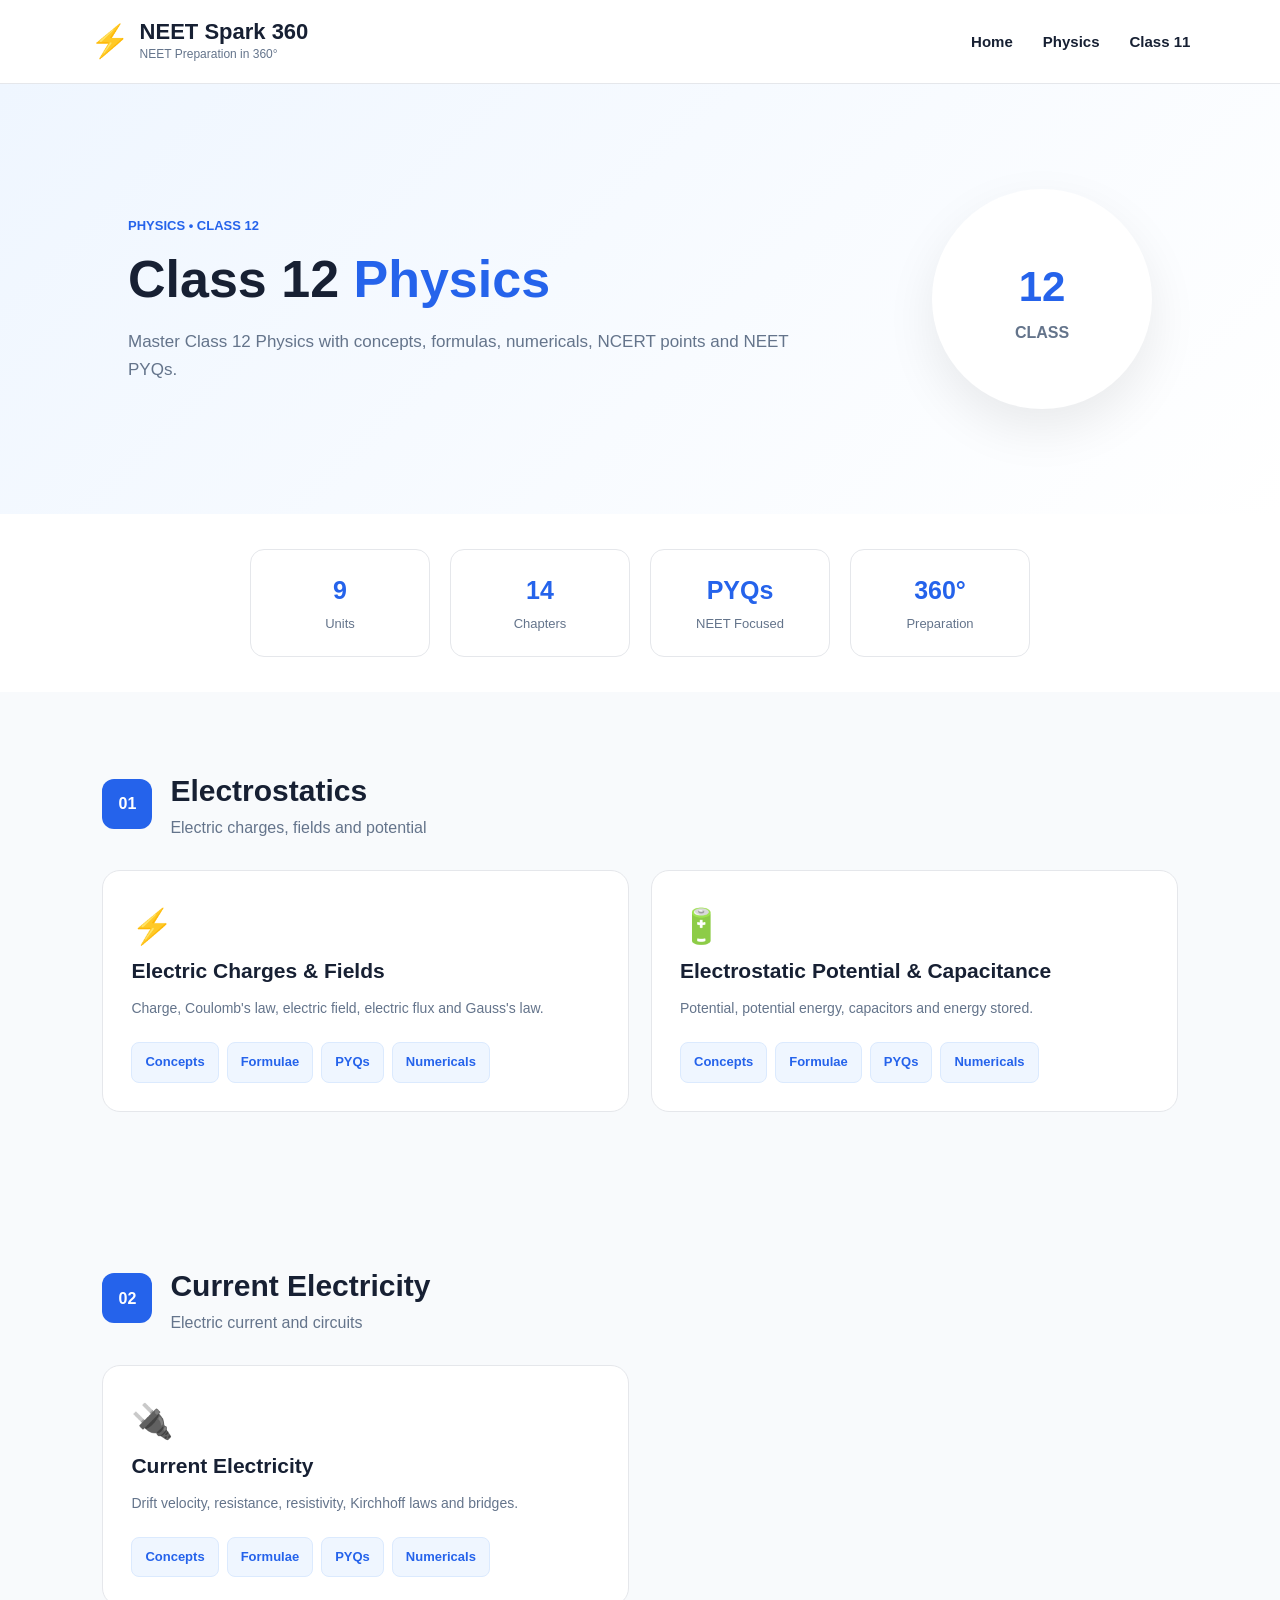
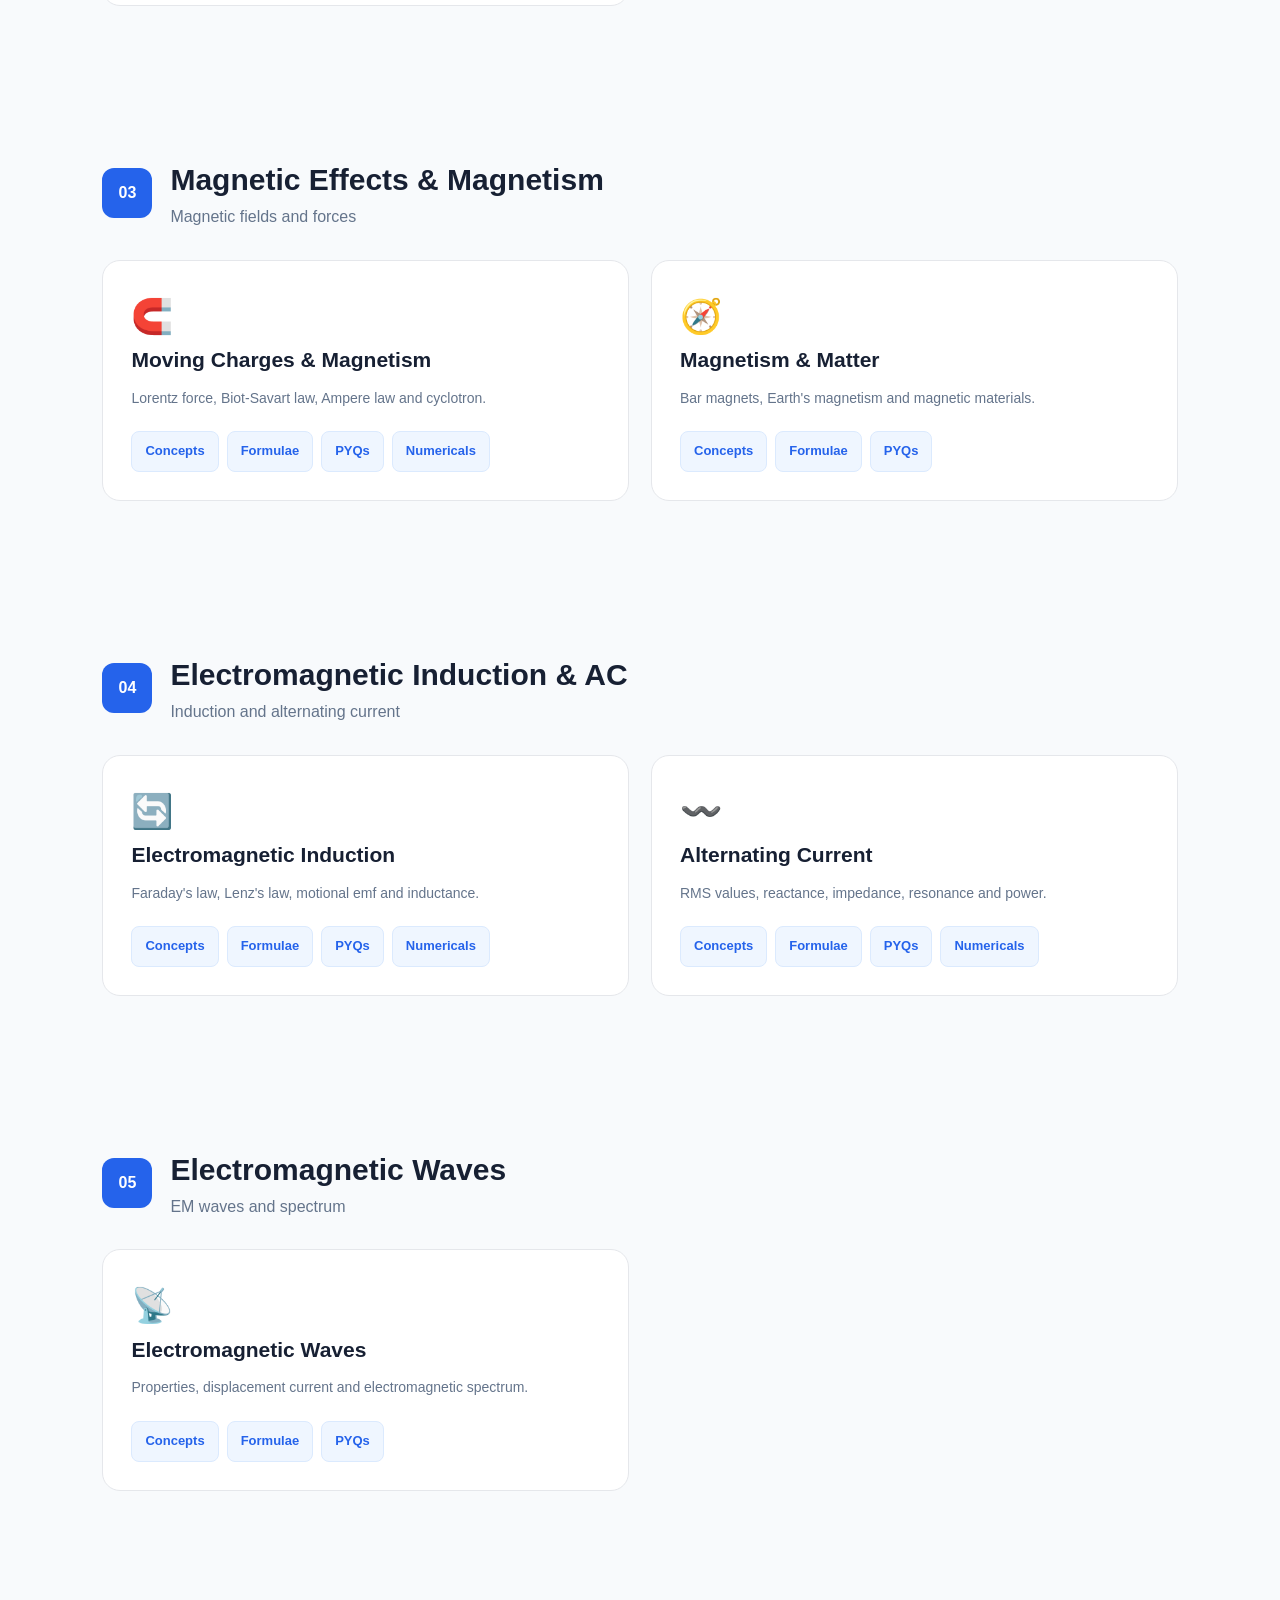
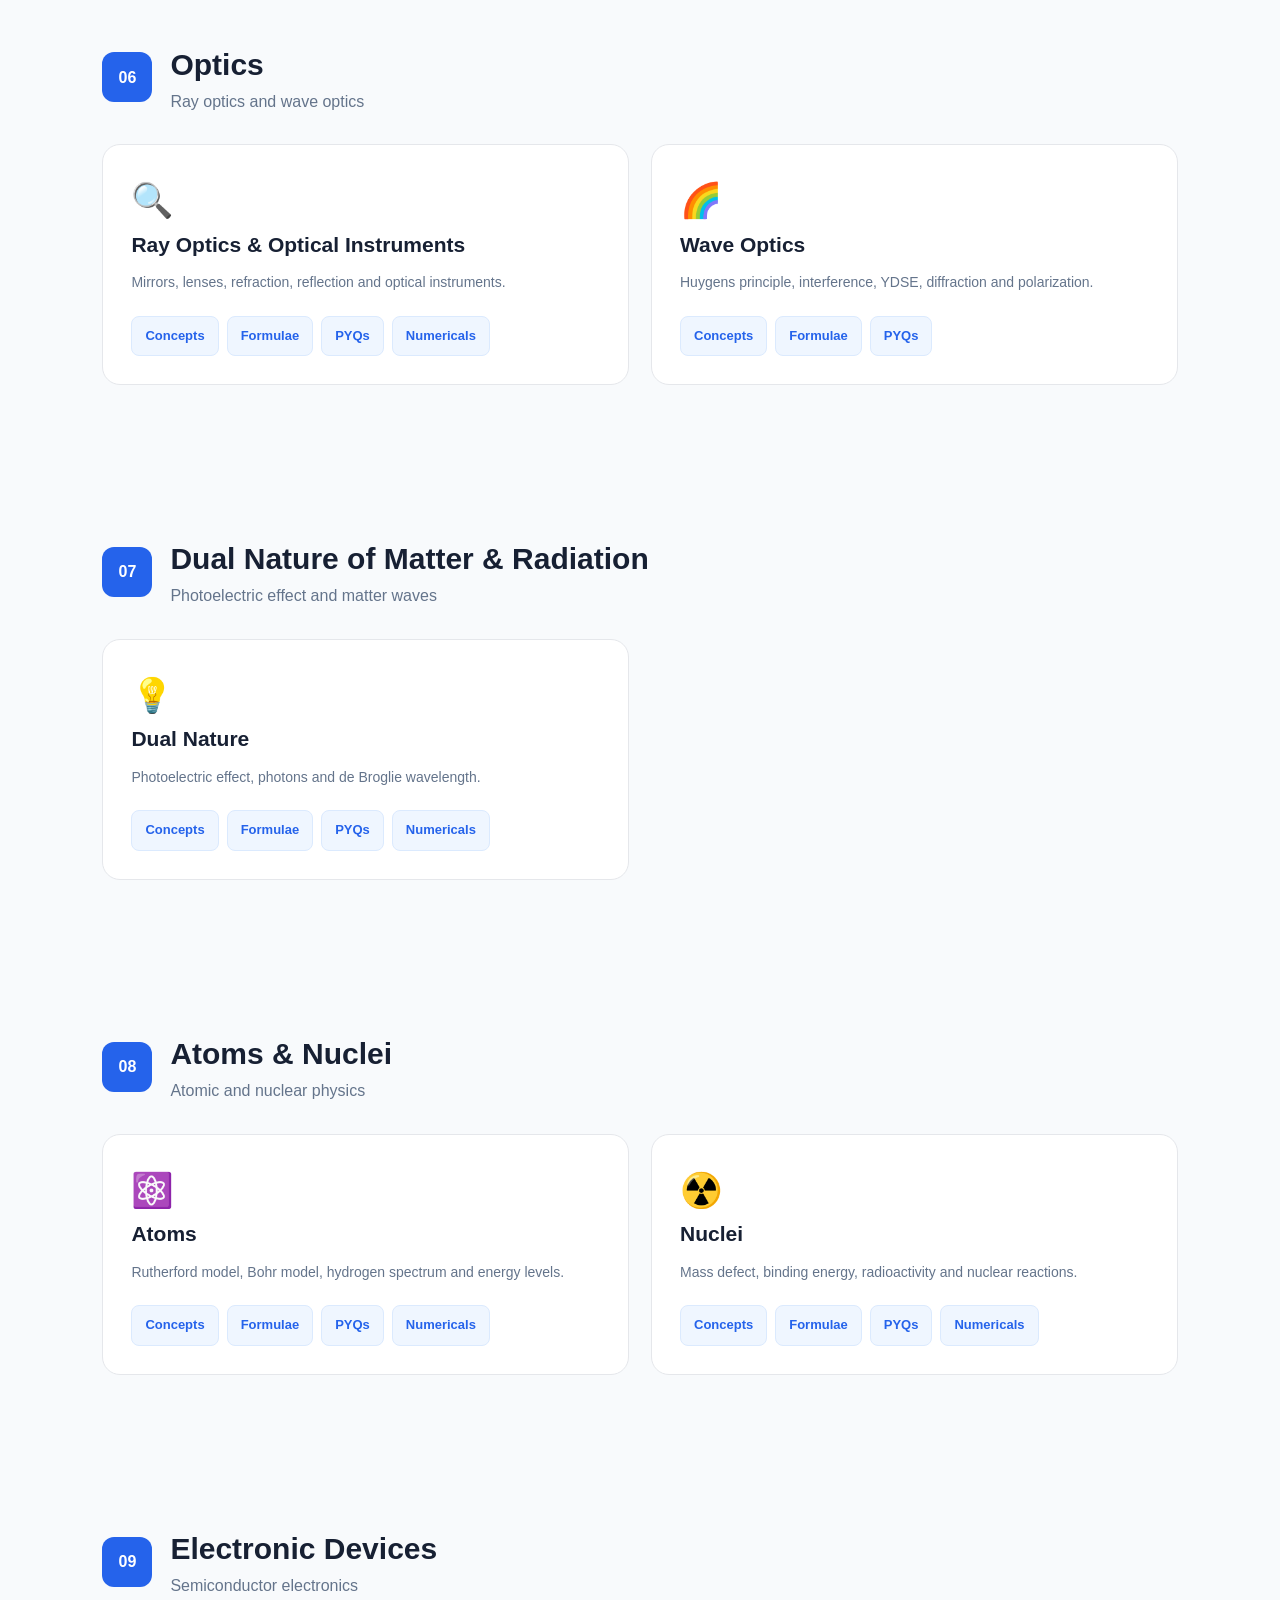
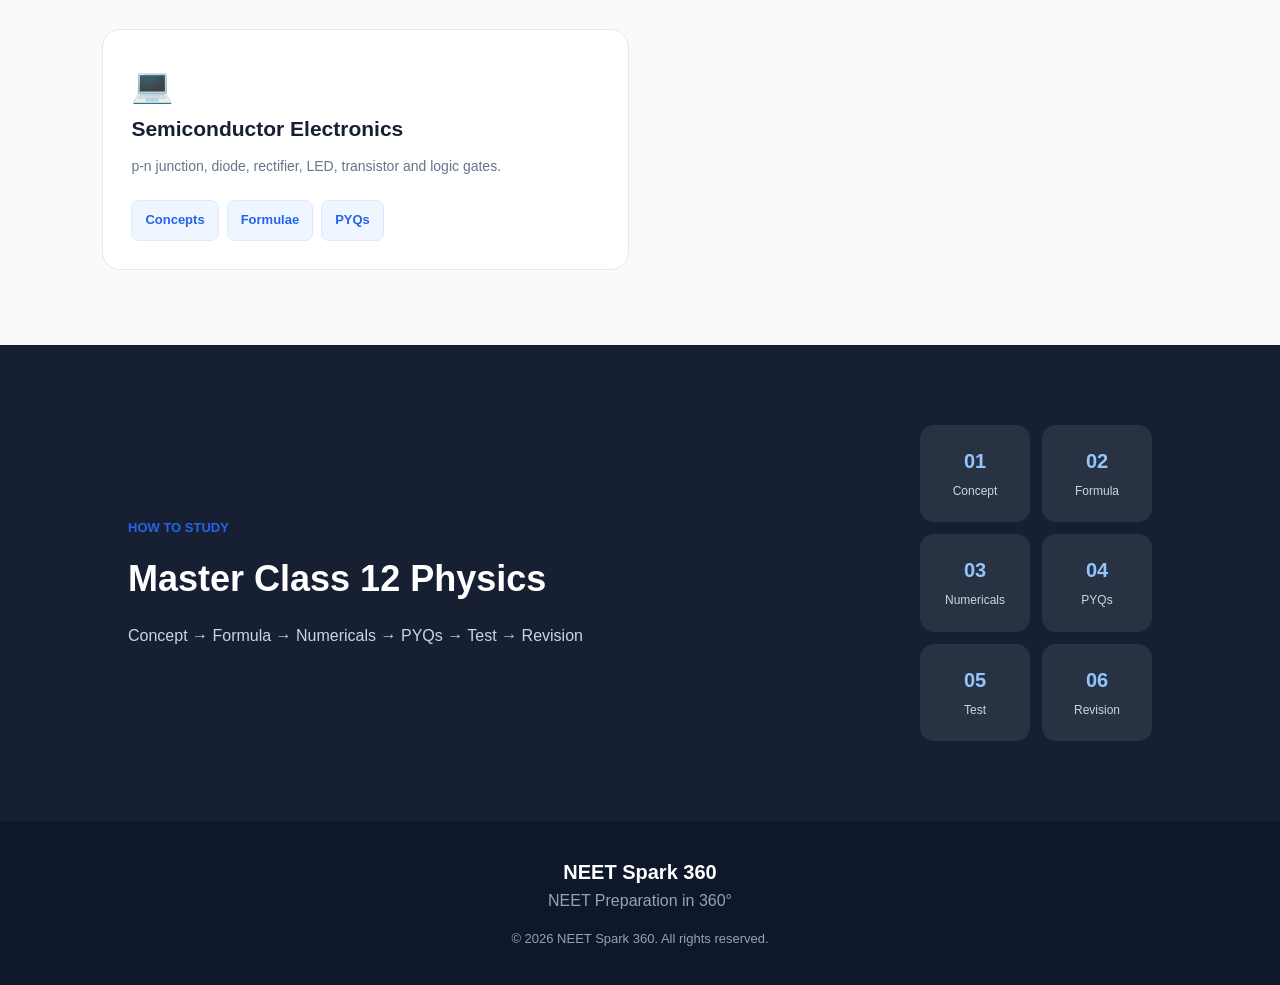
<file: physics-class12.html>
<!DOCTYPE html>
<html lang="en">

<head>
    <meta charset="UTF-8">
    <meta name="viewport" content="width=device-width, initial-scale=1.0">

    <title>Class 12 Physics | NEET Spark 360</title>

    <link rel="stylesheet" href="style.css">

    <style>
        /* =========================
           CONTENT POPUP
        ========================= */

        .content-modal {
            display: none;
            position: fixed;
            inset: 0;
            z-index: 9999;

            background: rgba(0, 0, 0, 0.72);

            align-items: center;
            justify-content: center;

            padding: 20px;
        }

        .content-modal.active {
            display: flex;
        }

        .content-box {
            width: min(750px, 95%);
            max-height: 85vh;
            overflow-y: auto;

            background: #111827;
            color: white;

            padding: 30px;

            border-radius: 18px;

            position: relative;

            box-shadow: 0 20px 60px rgba(0, 0, 0, 0.4);
        }

        .close-modal {
            position: absolute;
            top: 10px;
            right: 18px;

            border: none;
            background: transparent;

            color: white;

            font-size: 32px;
            cursor: pointer;
        }

        .modal-icon {
            font-size: 42px;
            margin-bottom: 8px;
        }

        .content-box h2 {
            margin-bottom: 20px;
        }

        .content-box h3 {
            margin-top: 20px;
            margin-bottom: 10px;
            color: #93c5fd;
        }

        .content-box p {
            line-height: 1.7;
            color: #e2e8f0;
        }

        .content-box ul {
            padding-left: 22px;
        }

        .content-box li {
            margin: 8px 0;
            line-height: 1.6;
            color: #e2e8f0;
        }

        .formula-box {
            margin: 12px 0;
            padding: 14px;

            background: rgba(255, 255, 255, 0.08);

            border-radius: 10px;

            font-family: monospace;
            font-size: 16px;
        }

        .pyq-box {
            margin: 15px 0;
            padding: 16px;

            background: rgba(255, 255, 255, 0.06);

            border-radius: 12px;

            line-height: 1.7;
        }

        .pyq-answer {
            margin-top: 8px;
            color: #86efac;
            font-weight: bold;
        }

        .topic-buttons button {
            cursor: pointer;
        }
    </style>

</head>

<body>


    <!-- =========================
HEADER
========================= -->

    <header>

        <div class="logo">

            <span>⚡</span>

            <div>

                <h1>NEET Spark 360</h1>

                <p>NEET Preparation in 360°</p>

            </div>

        </div>

        <nav>

            <a href="index.html">Home</a>
            <a href="physics.html">Physics</a>
            <a href="physics-class11.html">Class 11</a>

        </nav>

    </header>


    <!-- =========================
HERO
========================= -->

    <section class="syllabus-hero">

        <div>

            <p class="section-tag">
                PHYSICS • CLASS 12
            </p>

            <h2>
                Class 12 <span>Physics</span>
            </h2>

            <p>
                Master Class 12 Physics with concepts, formulas,
                numericals, NCERT points and NEET PYQs.
            </p>

        </div>

        <div class="syllabus-hero-box">

            <strong>12</strong>
            <span>CLASS</span>

        </div>

    </section>


    <!-- =========================
STATS
========================= -->

    <section class="stats-section">

        <div class="stat-card">
            <strong>9</strong>
            <span>Units</span>
        </div>

        <div class="stat-card">
            <strong>14</strong>
            <span>Chapters</span>
        </div>

        <div class="stat-card">
            <strong>PYQs</strong>
            <span>NEET Focused</span>
        </div>

        <div class="stat-card">
            <strong>360°</strong>
            <span>Preparation</span>
        </div>

    </section>


    <!-- =========================
ELECTROSTATICS
========================= -->

    <section class="syllabus-section">

        <div class="unit-title">

            <span>01</span>

            <div>
                <h2>Electrostatics</h2>
                <p>Electric charges, fields and potential</p>
            </div>

        </div>


        <div class="topic-grid">


            <div class="topic-card">

                <div class="topic-icon">⚡</div>

                <h3>Electric Charges & Fields</h3>

                <p>
                    Charge, Coulomb's law, electric field,
                    electric flux and Gauss's law.
                </p>

                <div class="topic-buttons">

                    <button onclick="openContent('charges','concepts')">
                        Concepts
                    </button>

                    <button onclick="openContent('charges','formula')">
                        Formulae
                    </button>

                    <button onclick="openContent('charges','pyq')">
                        PYQs
                    </button>

                    <button onclick="openContent('charges','numerical')">
                        Numericals
                    </button>

                </div>

            </div>


            <div class="topic-card">

                <div class="topic-icon">🔋</div>

                <h3>Electrostatic Potential & Capacitance</h3>

                <p>
                    Potential, potential energy, capacitors
                    and energy stored.
                </p>

                <div class="topic-buttons">

                    <button onclick="openContent('potential','concepts')">
                        Concepts
                    </button>

                    <button onclick="openContent('potential','formula')">
                        Formulae
                    </button>

                    <button onclick="openContent('potential','pyq')">
                        PYQs
                    </button>

                    <button onclick="openContent('potential','numerical')">
                        Numericals
                    </button>

                </div>

            </div>

        </div>

    </section>


    <!-- =========================
CURRENT ELECTRICITY
========================= -->

    <section class="syllabus-section">

        <div class="unit-title">

            <span>02</span>

            <div>
                <h2>Current Electricity</h2>
                <p>Electric current and circuits</p>
            </div>

        </div>


        <div class="topic-grid">

            <div class="topic-card">

                <div class="topic-icon">🔌</div>

                <h3>Current Electricity</h3>

                <p>
                    Drift velocity, resistance, resistivity,
                    Kirchhoff laws and bridges.
                </p>

                <div class="topic-buttons">

                    <button onclick="openContent('current','concepts')">
                        Concepts
                    </button>

                    <button onclick="openContent('current','formula')">
                        Formulae
                    </button>

                    <button onclick="openContent('current','pyq')">
                        PYQs
                    </button>

                    <button onclick="openContent('current','numerical')">
                        Numericals
                    </button>

                </div>

            </div>

        </div>

    </section>


    <!-- =========================
MAGNETISM
========================= -->

    <section class="syllabus-section">

        <div class="unit-title">

            <span>03</span>

            <div>
                <h2>Magnetic Effects & Magnetism</h2>
                <p>Magnetic fields and forces</p>
            </div>

        </div>


        <div class="topic-grid">


            <div class="topic-card">

                <div class="topic-icon">🧲</div>

                <h3>Moving Charges & Magnetism</h3>

                <p>
                    Lorentz force, Biot-Savart law,
                    Ampere law and cyclotron.
                </p>

                <div class="topic-buttons">

                    <button onclick="openContent('moving','concepts')">
                        Concepts
                    </button>

                    <button onclick="openContent('moving','formula')">
                        Formulae
                    </button>

                    <button onclick="openContent('moving','pyq')">
                        PYQs
                    </button>

                    <button onclick="openContent('moving','numerical')">
                        Numericals
                    </button>

                </div>

            </div>


            <div class="topic-card">

                <div class="topic-icon">🧭</div>

                <h3>Magnetism & Matter</h3>

                <p>
                    Bar magnets, Earth's magnetism
                    and magnetic materials.
                </p>

                <div class="topic-buttons">

                    <button onclick="openContent('matter','concepts')">
                        Concepts
                    </button>

                    <button onclick="openContent('matter','formula')">
                        Formulae
                    </button>

                    <button onclick="openContent('matter','pyq')">
                        PYQs
                    </button>

                </div>

            </div>

        </div>

    </section>


    <!-- =========================
EMI + AC
========================= -->

    <section class="syllabus-section">

        <div class="unit-title">

            <span>04</span>

            <div>
                <h2>Electromagnetic Induction & AC</h2>
                <p>Induction and alternating current</p>
            </div>

        </div>


        <div class="topic-grid">


            <div class="topic-card">

                <div class="topic-icon">🔄</div>

                <h3>Electromagnetic Induction</h3>

                <p>
                    Faraday's law, Lenz's law,
                    motional emf and inductance.
                </p>

                <div class="topic-buttons">

                    <button onclick="openContent('emi','concepts')">
                        Concepts
                    </button>

                    <button onclick="openContent('emi','formula')">
                        Formulae
                    </button>

                    <button onclick="openContent('emi','pyq')">
                        PYQs
                    </button>

                    <button onclick="openContent('emi','numerical')">
                        Numericals
                    </button>

                </div>

            </div>


            <div class="topic-card">

                <div class="topic-icon">〰️</div>

                <h3>Alternating Current</h3>

                <p>
                    RMS values, reactance, impedance,
                    resonance and power.
                </p>

                <div class="topic-buttons">

                    <button onclick="openContent('ac','concepts')">
                        Concepts
                    </button>

                    <button onclick="openContent('ac','formula')">
                        Formulae
                    </button>

                    <button onclick="openContent('ac','pyq')">
                        PYQs
                    </button>

                    <button onclick="openContent('ac','numerical')">
                        Numericals
                    </button>

                </div>

            </div>

        </div>

    </section>


    <!-- =========================
EM WAVES
========================= -->

    <section class="syllabus-section">

        <div class="unit-title">

            <span>05</span>

            <div>
                <h2>Electromagnetic Waves</h2>
                <p>EM waves and spectrum</p>
            </div>

        </div>


        <div class="topic-grid">

            <div class="topic-card">

                <div class="topic-icon">📡</div>

                <h3>Electromagnetic Waves</h3>

                <p>
                    Properties, displacement current
                    and electromagnetic spectrum.
                </p>

                <div class="topic-buttons">

                    <button onclick="openContent('waves','concepts')">
                        Concepts
                    </button>

                    <button onclick="openContent('waves','formula')">
                        Formulae
                    </button>

                    <button onclick="openContent('waves','pyq')">
                        PYQs
                    </button>

                </div>

            </div>

        </div>

    </section>


    <!-- =========================
OPTICS
========================= -->

    <section class="syllabus-section">

        <div class="unit-title">

            <span>06</span>

            <div>
                <h2>Optics</h2>
                <p>Ray optics and wave optics</p>
            </div>

        </div>


        <div class="topic-grid">


            <div class="topic-card">

                <div class="topic-icon">🔍</div>

                <h3>Ray Optics & Optical Instruments</h3>

                <p>
                    Mirrors, lenses, refraction,
                    reflection and optical instruments.
                </p>

                <div class="topic-buttons">

                    <button onclick="openContent('rayoptics','concepts')">
                        Concepts
                    </button>

                    <button onclick="openContent('rayoptics','formula')">
                        Formulae
                    </button>

                    <button onclick="openContent('rayoptics','pyq')">
                        PYQs
                    </button>

                    <button onclick="openContent('rayoptics','numerical')">
                        Numericals
                    </button>

                </div>

            </div>


            <div class="topic-card">

                <div class="topic-icon">🌈</div>

                <h3>Wave Optics</h3>

                <p>
                    Huygens principle, interference,
                    YDSE, diffraction and polarization.
                </p>

                <div class="topic-buttons">

                    <button onclick="openContent('waveoptics','concepts')">
                        Concepts
                    </button>

                    <button onclick="openContent('waveoptics','formula')">
                        Formulae
                    </button>

                    <button onclick="openContent('waveoptics','pyq')">
                        PYQs
                    </button>

                </div>

            </div>

        </div>

    </section>


    <!-- =========================
DUAL NATURE
========================= -->

    <section class="syllabus-section">

        <div class="unit-title">

            <span>07</span>

            <div>
                <h2>Dual Nature of Matter & Radiation</h2>
                <p>Photoelectric effect and matter waves</p>
            </div>

        </div>


        <div class="topic-grid">

            <div class="topic-card">

                <div class="topic-icon">💡</div>

                <h3>Dual Nature</h3>

                <p>
                    Photoelectric effect, photons
                    and de Broglie wavelength.
                </p>

                <div class="topic-buttons">

                    <button onclick="openContent('dual','concepts')">
                        Concepts
                    </button>

                    <button onclick="openContent('dual','formula')">
                        Formulae
                    </button>

                    <button onclick="openContent('dual','pyq')">
                        PYQs
                    </button>

                    <button onclick="openContent('dual','numerical')">
                        Numericals
                    </button>

                </div>

            </div>

        </div>

    </section>


    <!-- =========================
ATOMS + NUCLEI
========================= -->

    <section class="syllabus-section">

        <div class="unit-title">

            <span>08</span>

            <div>
                <h2>Atoms & Nuclei</h2>
                <p>Atomic and nuclear physics</p>
            </div>

        </div>


        <div class="topic-grid">


            <div class="topic-card">

                <div class="topic-icon">⚛️</div>

                <h3>Atoms</h3>

                <p>
                    Rutherford model, Bohr model,
                    hydrogen spectrum and energy levels.
                </p>

                <div class="topic-buttons">

                    <button onclick="openContent('atoms','concepts')">
                        Concepts
                    </button>

                    <button onclick="openContent('atoms','formula')">
                        Formulae
                    </button>

                    <button onclick="openContent('atoms','pyq')">
                        PYQs
                    </button>

                    <button onclick="openContent('atoms','numerical')">
                        Numericals
                    </button>

                </div>

            </div>


            <div class="topic-card">

                <div class="topic-icon">☢️</div>

                <h3>Nuclei</h3>

                <p>
                    Mass defect, binding energy,
                    radioactivity and nuclear reactions.
                </p>

                <div class="topic-buttons">

                    <button onclick="openContent('nuclei','concepts')">
                        Concepts
                    </button>

                    <button onclick="openContent('nuclei','formula')">
                        Formulae
                    </button>

                    <button onclick="openContent('nuclei','pyq')">
                        PYQs
                    </button>

                    <button onclick="openContent('nuclei','numerical')">
                        Numericals
                    </button>

                </div>

            </div>

        </div>

    </section>


    <!-- =========================
SEMICONDUCTORS
========================= -->

    <section class="syllabus-section">

        <div class="unit-title">

            <span>09</span>

            <div>
                <h2>Electronic Devices</h2>
                <p>Semiconductor electronics</p>
            </div>

        </div>


        <div class="topic-grid">

            <div class="topic-card">

                <div class="topic-icon">💻</div>

                <h3>Semiconductor Electronics</h3>

                <p>
                    p-n junction, diode, rectifier,
                    LED, transistor and logic gates.
                </p>

                <div class="topic-buttons">

                    <button onclick="openContent('semiconductor','concepts')">
                        Concepts
                    </button>

                    <button onclick="openContent('semiconductor','formula')">
                        Formulae
                    </button>

                    <button onclick="openContent('semiconductor','pyq')">
                        PYQs
                    </button>

                </div>

            </div>

        </div>

    </section>


    <!-- =========================
STUDY SYSTEM
========================= -->

    <section class="study-system">

        <div>

            <p class="section-tag">
                HOW TO STUDY
            </p>

            <h2>
                Master Class 12 Physics
            </h2>

            <p>
                Concept → Formula → Numericals → PYQs → Test → Revision
            </p>

        </div>


        <div class="system-steps">

            <div>
                <strong>01</strong>
                <span>Concept</span>
            </div>

            <div>
                <strong>02</strong>
                <span>Formula</span>
            </div>

            <div>
                <strong>03</strong>
                <span>Numericals</span>
            </div>

            <div>
                <strong>04</strong>
                <span>PYQs</span>
            </div>

            <div>
                <strong>05</strong>
                <span>Test</span>
            </div>

            <div>
                <strong>06</strong>
                <span>Revision</span>
            </div>

        </div>

    </section>


    <!-- =========================
FOOTER
========================= -->

    <footer>

        <h3>NEET Spark 360</h3>

        <p>NEET Preparation in 360°</p>

        <p class="copyright">
            © 2026 NEET Spark 360. All rights reserved.
        </p>

    </footer>


    <!-- =========================
CONTENT MODAL
========================= -->

    <div id="contentModal" class="content-modal">

        <div class="content-box">

            <button class="close-modal" onclick="closeContent()">
                ×
            </button>

            <div id="modalIcon" class="modal-icon">
                📘
            </div>

            <h2 id="modalTitle">
                Physics
            </h2>

            <div id="modalContent"></div>

        </div>

    </div>


    <script>

        /* =========================
        CONTENT DATABASE
        ========================= */

        const contentData = {

            charges: {

                title: "Electric Charges & Fields",
                icon: "⚡",

                concepts: `
            <h3>Core Concepts</h3>

            <ul>
                <li>Electric charge is a fundamental property of matter.</li>
                <li>Like charges repel and unlike charges attract.</li>
                <li>Coulomb's law gives the force between two point charges.</li>
                <li>Electric field is force experienced per unit positive test charge.</li>
                <li>Electric flux represents electric field passing through a surface.</li>
                <li>Gauss's law relates net electric flux to enclosed charge.</li>
            </ul>
        `,

                formula: `
            <h3>Important Formulae</h3>

            <div class="formula-box">F = k q₁q₂ / r²</div>
            <div class="formula-box">E = F/q</div>
            <div class="formula-box">E = kq/r²</div>
            <div class="formula-box">Φ = EA cosθ</div>
            <div class="formula-box">Φ = q/ε₀</div>
        `,

                pyq: `
            <h3>NEET Practice</h3>

            <div class="pyq-box">
                Two charges exert force F on each other. If distance between them is doubled, the force becomes:
                <div class="pyq-answer">Answer: F/4</div>
            </div>

            <div class="pyq-box">
                SI unit of electric flux is:
                <div class="pyq-answer">Answer: N m²/C</div>
            </div>
        `,

                numerical: `
            <h3>Numerical</h3>

            <div class="pyq-box">
                Two charges 2 μC and 3 μC are separated by 1 m.
                Find the electrostatic force between them.
                <br><br>
                Use Coulomb's law.
            </div>
        `
            },


            potential: {

                title: "Electrostatic Potential & Capacitance",
                icon: "🔋",

                concepts: `
            <h3>Core Concepts</h3>

            <ul>
                <li>Electric potential is work done per unit charge.</li>
                <li>Potential difference drives charge movement in circuits.</li>
                <li>Capacitance measures the charge storing ability of a conductor.</li>
                <li>A capacitor stores electrical energy.</li>
                <li>Dielectric insertion increases capacitance.</li>
            </ul>
        `,

                formula: `
            <h3>Important Formulae</h3>

            <div class="formula-box">V = W/q</div>
            <div class="formula-box">V = kq/r</div>
            <div class="formula-box">C = Q/V</div>
            <div class="formula-box">C = ε₀A/d</div>
            <div class="formula-box">U = ½CV²</div>
        `,

                pyq: `
            <h3>NEET Practice</h3>

            <div class="pyq-box">
                If the separation between capacitor plates is doubled, capacitance becomes:
                <div class="pyq-answer">Answer: Half</div>
            </div>
        `,

                numerical: `
            <h3>Numerical</h3>

            <div class="pyq-box">
                A capacitor of capacitance 10 μF is connected to 100 V.
                Find the charge stored.
            </div>
        `
            },


            current: {

                title: "Current Electricity",
                icon: "🔌",

                concepts: `
            <h3>Core Concepts</h3>

            <ul>
                <li>Electric current is rate of flow of charge.</li>
                <li>Resistance opposes the flow of current.</li>
                <li>Resistivity depends on material and temperature.</li>
                <li>Kirchhoff's laws are used to solve complex circuits.</li>
                <li>Wheatstone bridge is used for comparison of resistances.</li>
            </ul>
        `,

                formula: `
            <h3>Important Formulae</h3>

            <div class="formula-box">I = Q/t</div>
            <div class="formula-box">V = IR</div>
            <div class="formula-box">R = ρL/A</div>
            <div class="formula-box">P = VI = I²R = V²/R</div>
        `,

                pyq: `
            <h3>NEET Practice</h3>

            <div class="pyq-box">
                If resistance is doubled at constant voltage, power becomes:
                <div class="pyq-answer">Answer: Half</div>
            </div>
        `,

                numerical: `
            <h3>Numerical</h3>

            <div class="pyq-box">
                A 10 Ω resistor is connected to a 20 V source.
                Find the current.
            </div>
        `
            },


            moving: {

                title: "Moving Charges & Magnetism",
                icon: "🧲",

                concepts: `
            <h3>Core Concepts</h3>

            <ul>
                <li>A moving charge produces a magnetic field.</li>
                <li>A charged particle moving in a magnetic field experiences Lorentz force.</li>
                <li>Biot-Savart law gives magnetic field due to current elements.</li>
                <li>A current carrying conductor experiences force in magnetic field.</li>
                <li>Cyclotron accelerates charged particles.</li>
            </ul>
        `,

                formula: `
            <h3>Important Formulae</h3>

            <div class="formula-box">F = qvB sinθ</div>
            <div class="formula-box">F = BIL sinθ</div>
            <div class="formula-box">r = mv/qB</div>
            <div class="formula-box">B = μ₀I/2πr</div>
        `,

                pyq: `
            <h3>NEET Practice</h3>

            <div class="pyq-box">
                Magnetic force on a charged particle is maximum when angle between v and B is:
                <div class="pyq-answer">Answer: 90°</div>
            </div>
        `,

                numerical: `
            <h3>Numerical</h3>

            <div class="pyq-box">
                A charge moves perpendicular to a magnetic field.
                Calculate magnetic force using F = qvB.
            </div>
        `
            },


            matter: {

                title: "Magnetism & Matter",
                icon: "🧭",

                concepts: `
            <h3>Core Concepts</h3>

            <ul>
                <li>Every magnet has north and south poles.</li>
                <li>Magnetic field lines form closed loops.</li>
                <li>Earth behaves approximately like a giant magnet.</li>
                <li>Materials can be diamagnetic, paramagnetic or ferromagnetic.</li>
            </ul>
        `,

                formula: `
            <h3>Important Formulae</h3>

            <div class="formula-box">B = μ₀(H + M)</div>
            <div class="formula-box">χ = M/H</div>
        `,

                pyq: `
            <h3>NEET Practice</h3>

            <div class="pyq-box">
                Which material is strongly attracted by a magnetic field?
                <div class="pyq-answer">Answer: Ferromagnetic material</div>
            </div>
        `
            },


            emi: {

                title: "Electromagnetic Induction",
                icon: "🔄",

                concepts: `
            <h3>Core Concepts</h3>

            <ul>
                <li>Changing magnetic flux produces induced emf.</li>
                <li>Faraday's law gives magnitude of induced emf.</li>
                <li>Lenz's law gives direction of induced current.</li>
                <li>Self-induction opposes change in current.</li>
            </ul>
        `,

                formula: `
            <h3>Important Formulae</h3>

            <div class="formula-box">ε = -dΦ/dt</div>
            <div class="formula-box">Φ = BA cosθ</div>
            <div class="formula-box">ε = Blv</div>
            <div class="formula-box">ε = -L dI/dt</div>
        `,

                pyq: `
            <h3>NEET Practice</h3>

            <div class="pyq-box">
                The negative sign in Faraday's law represents:
                <div class="pyq-answer">Answer: Lenz's law</div>
            </div>
        `,

                numerical: `
            <h3>Numerical</h3>

            <div class="pyq-box">
                Magnetic flux changes from 2 Wb to 5 Wb in 0.5 s.
                Find average induced emf.
            </div>
        `
            },


            ac: {

                title: "Alternating Current",
                icon: "〰️",

                concepts: `
            <h3>Core Concepts</h3>

            <ul>
                <li>Alternating current changes magnitude and direction periodically.</li>
                <li>RMS value represents equivalent DC value.</li>
                <li>Inductors and capacitors offer reactance.</li>
                <li>At resonance, inductive and capacitive reactances become equal.</li>
            </ul>
        `,

                formula: `
            <h3>Important Formulae</h3>

            <div class="formula-box">Iᵣₘₛ = I₀/√2</div>
            <div class="formula-box">Vᵣₘₛ = V₀/√2</div>
            <div class="formula-box">Xᴸ = ωL</div>
            <div class="formula-box">Xᶜ = 1/ωC</div>
            <div class="formula-box">Z = √(R² + (Xᴸ-Xᶜ)²)</div>
        `,

                pyq: `
            <h3>NEET Practice</h3>

            <div class="pyq-box">
                At resonance in an LCR circuit, impedance is:
                <div class="pyq-answer">Answer: Minimum and equal to R</div>
            </div>
        `,

                numerical: `
            <h3>Numerical</h3>

            <div class="pyq-box">
                If peak current is 10 A, calculate RMS current.
            </div>
        `
            },


            waves: {

                title: "Electromagnetic Waves",
                icon: "📡",

                concepts: `
            <h3>Core Concepts</h3>

            <ul>
                <li>Electromagnetic waves do not require a material medium.</li>
                <li>Electric and magnetic fields are perpendicular to each other.</li>
                <li>EM waves travel at speed of light in vacuum.</li>
                <li>The electromagnetic spectrum contains radio waves through gamma rays.</li>
            </ul>
        `,

                formula: `
            <h3>Important Formulae</h3>

            <div class="formula-box">c = 1/√(μ₀ε₀)</div>
            <div class="formula-box">c = νλ</div>
        `,

                pyq: `
            <h3>NEET Practice</h3>

            <div class="pyq-box">
                Which electromagnetic wave has the highest frequency?
                <div class="pyq-answer">Answer: Gamma rays</div>
            </div>
        `
            },


            rayoptics: {

                title: "Ray Optics & Optical Instruments",
                icon: "🔍",

                concepts: `
            <h3>Core Concepts</h3>

            <ul>
                <li>Reflection follows the law of reflection.</li>
                <li>Refraction occurs due to change in speed of light.</li>
                <li>Total internal reflection occurs when light travels from denser to rarer medium with incidence angle greater than critical angle.</li>
                <li>Lenses form images by refraction.</li>
            </ul>
        `,

                formula: `
            <h3>Important Formulae</h3>

            <div class="formula-box">1/f = 1/v - 1/u</div>
            <div class="formula-box">m = v/u</div>
            <div class="formula-box">n = c/v</div>
            <div class="formula-box">sin C = 1/n</div>
        `,

                pyq: `
            <h3>NEET Practice</h3>

            <div class="pyq-box">
                Total internal reflection is possible when light travels from:
                <div class="pyq-answer">Answer: Denser medium to rarer medium</div>
            </div>
        `,

                numerical: `
            <h3>Numerical</h3>

            <div class="pyq-box">
                An object is placed in front of a convex lens.
                Use the lens formula to determine image position.
            </div>
        `
            },


            waveoptics: {

                title: "Wave Optics",
                icon: "🌈",

                concepts: `
            <h3>Core Concepts</h3>

            <ul>
                <li>Huygens principle explains propagation of wavefronts.</li>
                <li>Interference occurs due to superposition of coherent waves.</li>
                <li>Young's double slit experiment demonstrates interference.</li>
                <li>Diffraction is bending/spreading of waves around obstacles.</li>
                <li>Polarization proves the transverse nature of light.</li>
            </ul>
        `,

                formula: `
            <h3>Important Formulae</h3>

            <div class="formula-box">β = λD/d</div>
            <div class="formula-box">Path difference = d sinθ</div>
        `,

                pyq: `
            <h3>NEET Practice</h3>

            <div class="pyq-box">
                Polarization proves that light waves are:
                <div class="pyq-answer">Answer: Transverse</div>
            </div>
        `
            },


            dual: {

                title: "Dual Nature of Matter & Radiation",
                icon: "💡",

                concepts: `
            <h3>Core Concepts</h3>

            <ul>
                <li>Light exhibits both wave and particle nature.</li>
                <li>Photoelectric effect supports particle nature of light.</li>
                <li>Photon energy depends on frequency.</li>
                <li>Matter particles also exhibit wave nature.</li>
            </ul>
        `,

                formula: `
            <h3>Important Formulae</h3>

            <div class="formula-box">E = hν</div>
            <div class="formula-box">Kmax = hν - φ</div>
            <div class="formula-box">λ = h/p</div>
            <div class="formula-box">p = h/λ</div>
        `,

                pyq: `
            <h3>NEET Practice</h3>

            <div class="pyq-box">
                Increasing intensity of incident light mainly increases:
                <div class="pyq-answer">Answer: Photoelectric current</div>
            </div>
        `,

                numerical: `
            <h3>Numerical</h3>

            <div class="pyq-box">
                Calculate photon energy using E = hν for a given frequency.
            </div>
        `
            },


            atoms: {

                title: "Atoms",
                icon: "⚛️",

                concepts: `
            <h3>Core Concepts</h3>

            <ul>
                <li>Rutherford proposed the nuclear model.</li>
                <li>Bohr introduced quantised stationary orbits.</li>
                <li>Electrons emit or absorb energy during transitions.</li>
                <li>Hydrogen spectrum consists of different spectral series.</li>
            </ul>
        `,

                formula: `
            <h3>Important Formulae</h3>

            <div class="formula-box">Eₙ = -13.6/n² eV</div>
            <div class="formula-box">rₙ = 0.529n² Å</div>
            <div class="formula-box">1/λ = R(1/n₁² - 1/n₂²)</div>
        `,

                pyq: `
            <h3>NEET Practice</h3>

            <div class="pyq-box">
                Number of spectral lines possible from level n is:
                <div class="pyq-answer">Answer: n(n-1)/2</div>
            </div>
        `,

                numerical: `
            <h3>Numerical</h3>

            <div class="pyq-box">
                Calculate energy of electron in the second orbit of hydrogen atom.
            </div>
        `
            },


            nuclei: {

                title: "Nuclei",
                icon: "☢️",

                concepts: `
            <h3>Core Concepts</h3>

            <ul>
                <li>Nucleus contains protons and neutrons.</li>
                <li>Mass defect is responsible for nuclear binding energy.</li>
                <li>Radioactive decay is spontaneous.</li>
                <li>Nuclear fission and fusion release large amounts of energy.</li>
            </ul>
        `,

                formula: `
            <h3>Important Formulae</h3>

            <div class="formula-box">E = Δmc²</div>
            <div class="formula-box">N = N₀e⁻λt</div>
            <div class="formula-box">T₁/₂ = 0.693/λ</div>
            <div class="formula-box">R = R₀A¹ᐟ³</div>
        `,

                pyq: `
            <h3>NEET Practice</h3>

            <div class="pyq-box">
                Half-life of a radioactive substance is related to decay constant by:
                <div class="pyq-answer">Answer: T₁/₂ = 0.693/λ</div>
            </div>
        `,

                numerical: `
            <h3>Numerical</h3>

            <div class="pyq-box">
                A radioactive sample has a half-life of 10 days.
                Find the fraction remaining after 30 days.
            </div>
        `
            },


            semiconductor: {

                title: "Semiconductor Electronics",
                icon: "💻",

                concepts: `
            <h3>Core Concepts</h3>

            <ul>
                <li>Semiconductors have conductivity between conductors and insulators.</li>
                <li>p-type and n-type semiconductors are formed by doping.</li>
                <li>A p-n junction forms a depletion region.</li>
                <li>Diodes allow current mainly in one direction.</li>
                <li>Logic gates perform basic logical operations.</li>
            </ul>
        `,

                formula: `
            <h3>Important Points & Relations</h3>

            <div class="formula-box">Forward bias → low resistance</div>
            <div class="formula-box">Reverse bias → high resistance</div>
            <div class="formula-box">AND → Y = A·B</div>
            <div class="formula-box">OR → Y = A+B</div>
            <div class="formula-box">NOT → Y = A̅</div>
        `,

                pyq: `
            <h3>NEET Practice</h3>

            <div class="pyq-box">
                In a p-type semiconductor, majority charge carriers are:
                <div class="pyq-answer">Answer: Holes</div>
            </div>

            <div class="pyq-box">
                In an n-type semiconductor, majority charge carriers are:
                <div class="pyq-answer">Answer: Electrons</div>
            </div>
        `
            }

        };


        /* =========================
        OPEN CONTENT
        ========================= */

        function openContent(chapter, type) {

            const data = contentData[chapter];

            if (!data) {
                alert("Content is being prepared.");
                return;
            }

            let content = "";

            if (type === "concepts") {
                content = data.concepts;
            }

            else if (type === "formula") {
                content = data.formula;
            }

            else if (type === "pyq") {
                content = data.pyq;
            }

            else if (type === "numerical") {
                content = data.numerical || `
            <h3>Numerical Practice</h3>
            <p>Numerical questions are being prepared for this chapter.</p>
        `;
            }

            document.getElementById("modalIcon").innerHTML = data.icon;

            document.getElementById("modalTitle").innerText = data.title;

            document.getElementById("modalContent").innerHTML = content;

            document.getElementById("contentModal").classList.add("active");
        }


        /* =========================
        CLOSE POPUP
        ========================= */

        function closeContent() {

            document
                .getElementById("contentModal")
                .classList.remove("active");

        }


        /* CLICK OUTSIDE */

        document
            .getElementById("contentModal")
            .addEventListener("click", function (e) {

                if (e.target === this) {
                    closeContent();
                }

            });


        /* ESC KEY */

        document.addEventListener("keydown", function (e) {

            if (e.key === "Escape") {
                closeContent();
            }

        });

    </script>

</body>

</html>
</file>
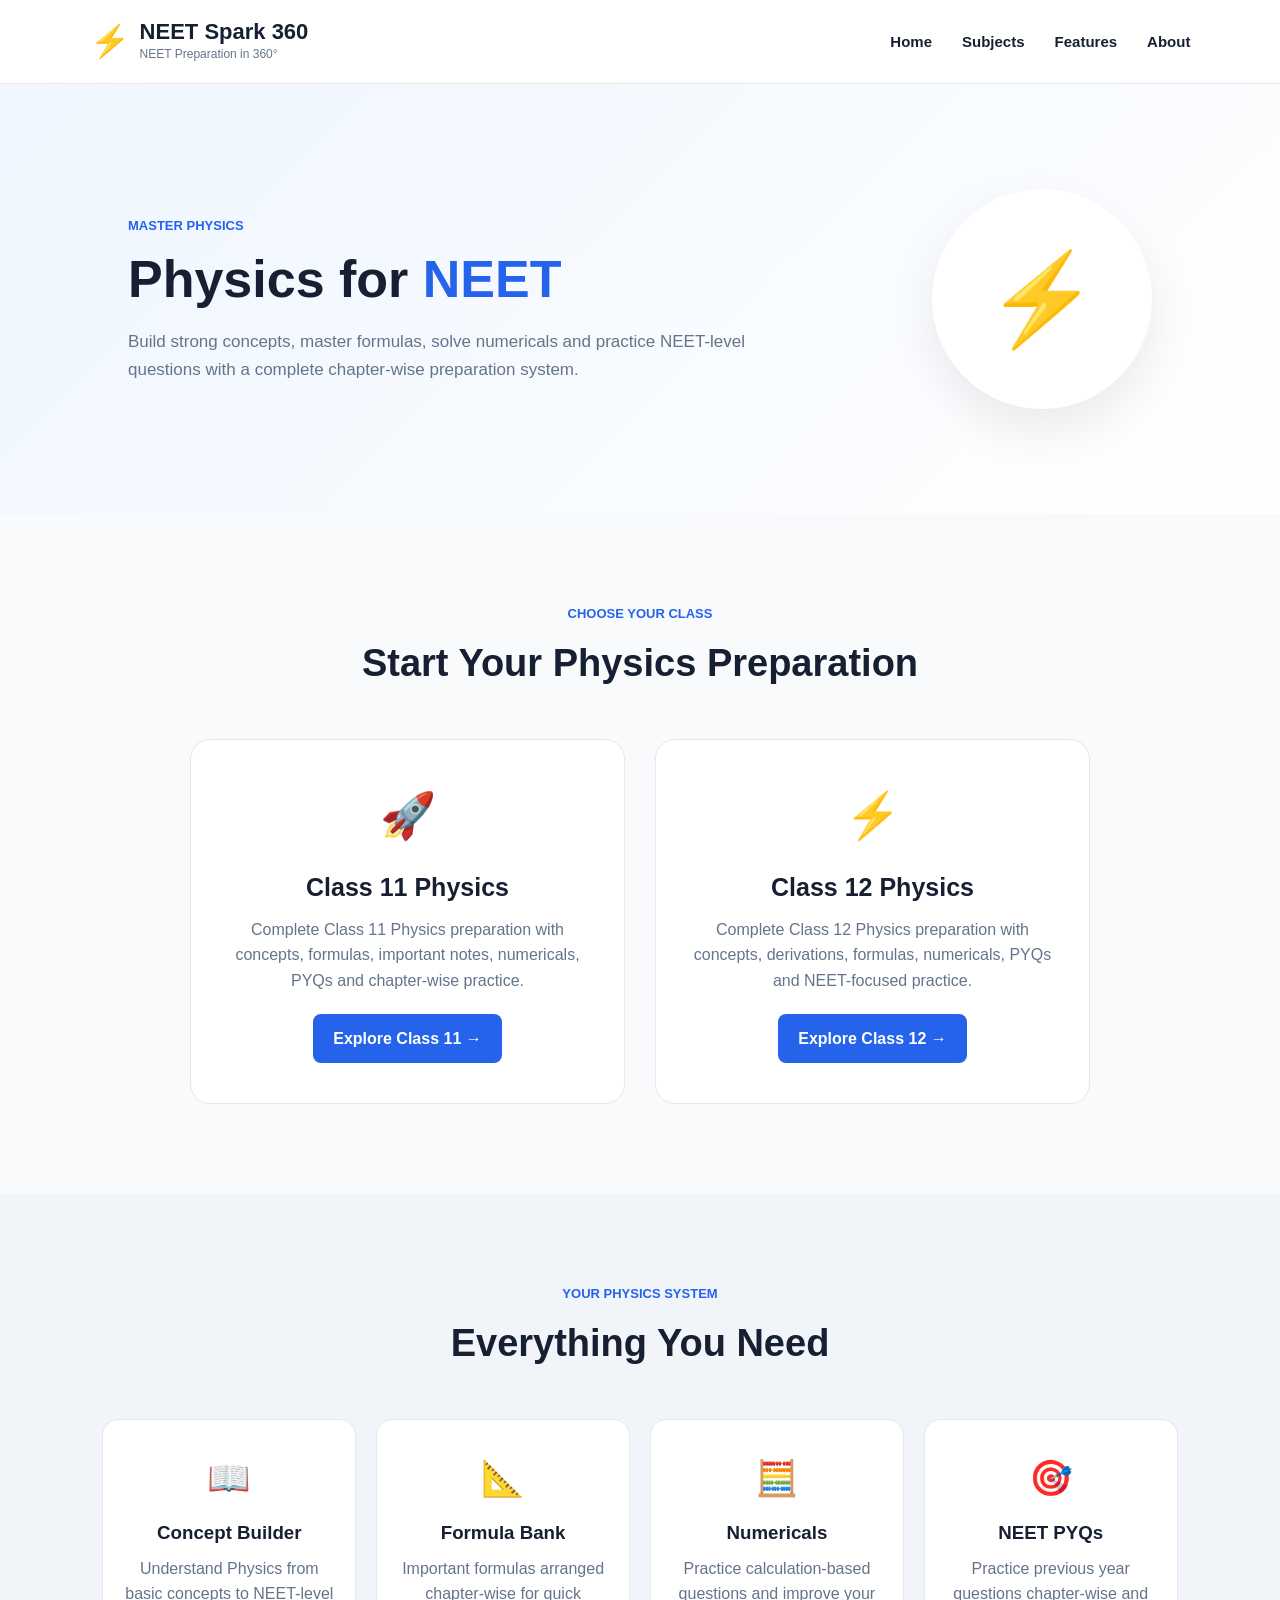
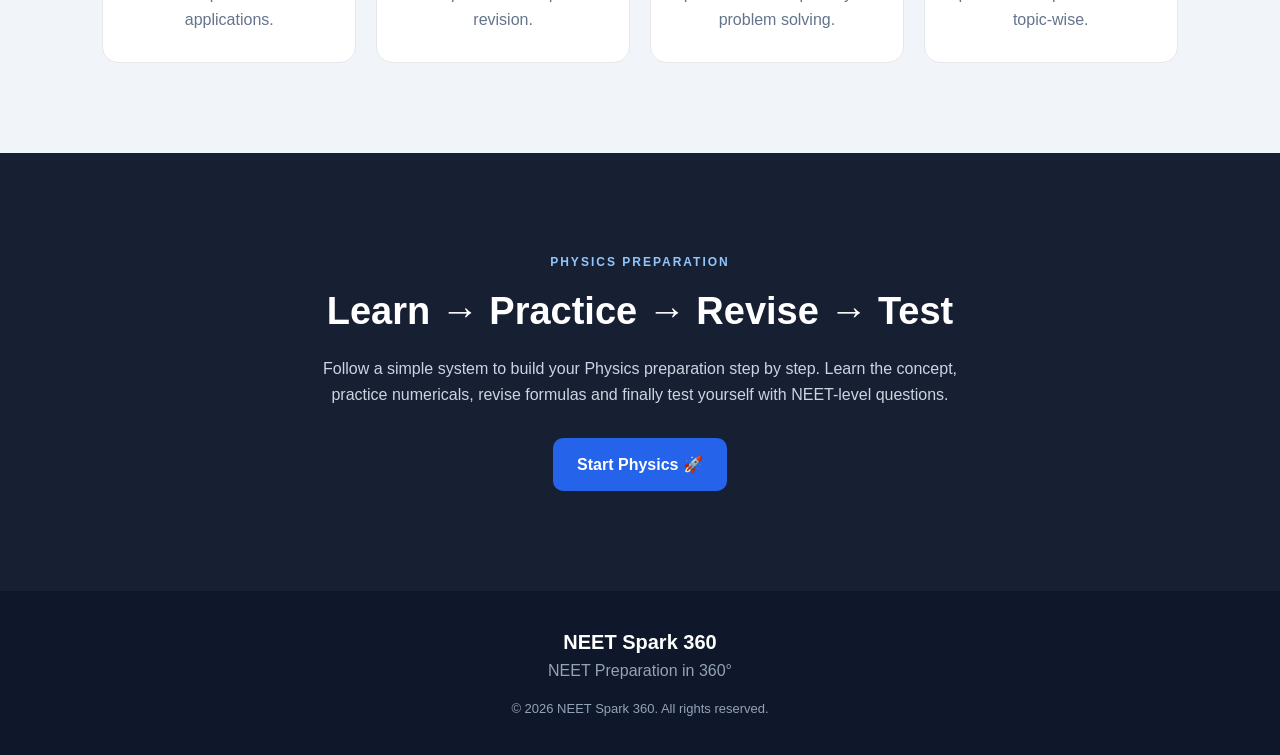
<file: physics.html>
<!DOCTYPE html>
<html lang="en">

<head>

    <meta charset="UTF-8">
    <meta name="viewport" content="width=device-width, initial-scale=1.0">

    <title>Physics | NEET Spark 360</title>

    <link rel="stylesheet" href="style.css">

</head>

<body>


    <!-- HEADER -->

    <header>

        <div class="logo">

            <span>⚡</span>

            <div>

                <h1>NEET Spark 360</h1>

                <p>NEET Preparation in 360°</p>

            </div>

        </div>


        <nav>

            <a href="index.html">Home</a>

            <a href="index.html#subjects">Subjects</a>

            <a href="index.html#features">Features</a>

            <a href="index.html#about">About</a>

        </nav>

    </header>



    <!-- PHYSICS HERO -->

    <section class="subject-hero">

        <div>

            <p class="section-tag">
                MASTER PHYSICS
            </p>

            <h2>
                Physics for <span>NEET</span>
            </h2>

            <p>
                Build strong concepts, master formulas, solve numericals
                and practice NEET-level questions with a complete
                chapter-wise preparation system.
            </p>

        </div>


        <div class="subject-hero-icon">

            ⚡

        </div>

    </section>



    <!-- CLASS SELECTION -->

    <section class="section">

        <p class="section-tag">
            CHOOSE YOUR CLASS
        </p>

        <h2 class="section-title">
            Start Your Physics Preparation
        </h2>


        <div class="class-container">


            <!-- CLASS 11 -->

            <div class="class-card">

                <div class="class-icon">
                    🚀
                </div>

                <h3>
                    Class 11 Physics
                </h3>

                <p>
                    Complete Class 11 Physics preparation with
                    concepts, formulas, important notes,
                    numericals, PYQs and chapter-wise practice.
                </p>

                <a href="physics-class11.html">

                    <button>
                        Explore Class 11 →
                    </button>

                </a>

            </div>



            <!-- CLASS 12 -->

            <div class="class-card">

                <div class="class-icon">
                    ⚡
                </div>

                <h3>
                    Class 12 Physics
                </h3>

                <p>
                    Complete Class 12 Physics preparation with
                    concepts, derivations, formulas, numericals,
                    PYQs and NEET-focused practice.
                </p>

                <a href="physics-class12.html">

                    <button>
                        Explore Class 12 →
                    </button>

                </a>

            </div>


        </div>

    </section>



    <!-- PHYSICS PREPARATION SYSTEM -->

    <section class="features-section section">

        <p class="section-tag">
            YOUR PHYSICS SYSTEM
        </p>

        <h2 class="section-title">
            Everything You Need
        </h2>


        <div class="feature-container">


            <div class="feature">

                <span>📖</span>

                <h3>
                    Concept Builder
                </h3>

                <p>
                    Understand Physics from basic concepts
                    to NEET-level applications.
                </p>

            </div>


            <div class="feature">

                <span>📐</span>

                <h3>
                    Formula Bank
                </h3>

                <p>
                    Important formulas arranged
                    chapter-wise for quick revision.
                </p>

            </div>


            <div class="feature">

                <span>🧮</span>

                <h3>
                    Numericals
                </h3>

                <p>
                    Practice calculation-based questions
                    and improve your problem solving.
                </p>

            </div>


            <div class="feature">

                <span>🎯</span>

                <h3>
                    NEET PYQs
                </h3>

                <p>
                    Practice previous year questions
                    chapter-wise and topic-wise.
                </p>

            </div>


        </div>

    </section>



    <!-- PHYSICS STUDY FLOW -->

    <section class="about">

        <p class="founder-label">
            PHYSICS PREPARATION
        </p>

        <h2>
            Learn → Practice → Revise → Test
        </h2>

        <p>
            Follow a simple system to build your Physics
            preparation step by step. Learn the concept,
            practice numericals, revise formulas and finally
            test yourself with NEET-level questions.
        </p>

        <a href="physics-class12.html">

            <button class="primary-btn">
                Start Physics 🚀
            </button>

        </a>

    </section>



    <!-- FOOTER -->

    <footer>

        <h3>
            NEET Spark 360
        </h3>

        <p>
            NEET Preparation in 360°
        </p>

        <p class="copyright">
            © 2026 NEET Spark 360. All rights reserved.
        </p>

    </footer>


</body>

</html>
</file>
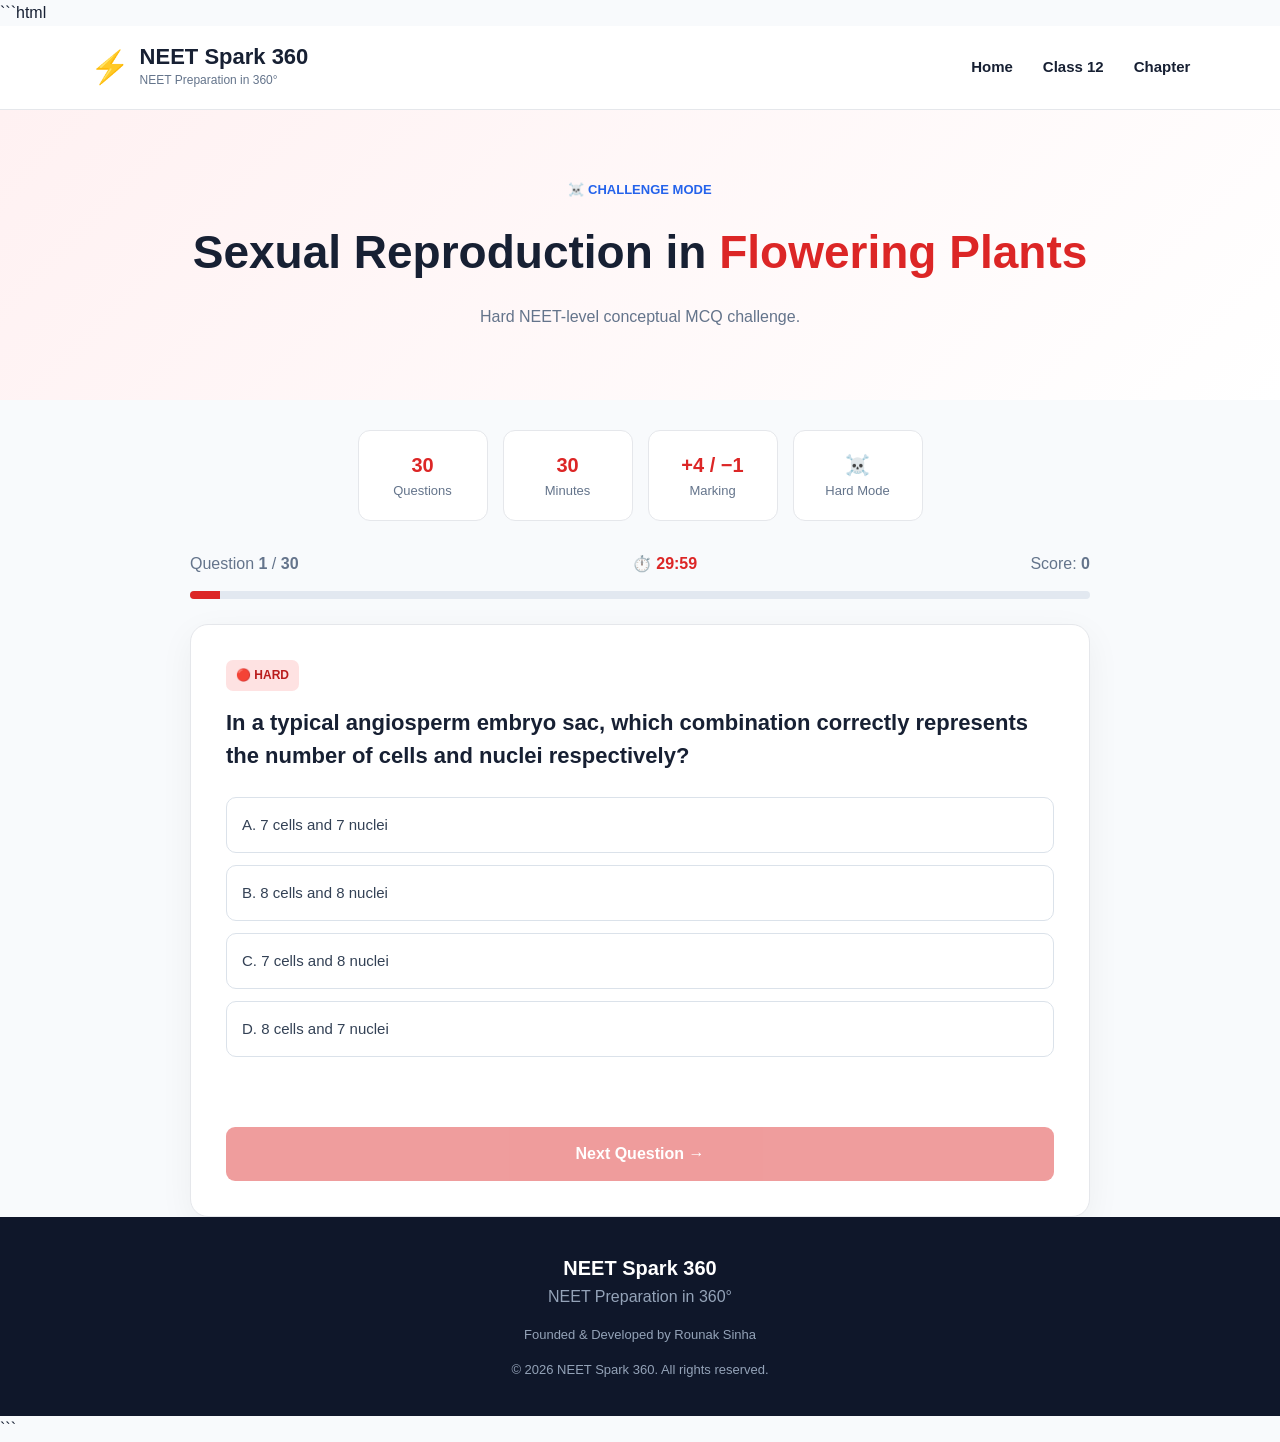
<file: sexual-reproduction-mcq.html>
```html
<!DOCTYPE html>
<html lang="en">

<head>

    <meta charset="UTF-8">

    <meta name="viewport" content="width=device-width, initial-scale=1.0">

    <title>
        Sexual Reproduction — Hard MCQ Test |
        NEET Spark 360
    </title>

    <link rel="stylesheet" href="style.css">

</head>


<body>


    <!-- HEADER -->

    <header>

        <div class="logo">

            <span>⚡</span>

            <div>

                <h1>
                    NEET Spark 360
                </h1>

                <p>
                    NEET Preparation in 360°
                </p>

            </div>

        </div>


        <nav>

            <a href="index.html">
                Home
            </a>

            <a href="biology12.html">
                Class 12
            </a>

            <a href="sexual-reproduction.html">
                Chapter
            </a>

        </nav>

    </header>



    <!-- TEST HERO -->

    <section class="mcq-hero">

        <p class="section-tag">
            ☠️ CHALLENGE MODE
        </p>


        <h2>

            Sexual Reproduction in
            <span>
                Flowering Plants
            </span>

        </h2>


        <p>

            Hard NEET-level conceptual
            MCQ challenge.

        </p>

    </section>



    <!-- TEST INFO -->

    <section class="test-info">

        <div>

            <strong>
                30
            </strong>

            <span>
                Questions
            </span>

        </div>


        <div>

            <strong>
                30
            </strong>

            <span>
                Minutes
            </span>

        </div>


        <div>

            <strong>
                +4 / −1
            </strong>

            <span>
                Marking
            </span>

        </div>


        <div>

            <strong>
                ☠️
            </strong>

            <span>
                Hard Mode
            </span>

        </div>

    </section>



    <!-- QUIZ -->

    <main class="mcq-container">


        <!-- TOP BAR -->

        <div class="mcq-top">

            <div>

                Question

                <strong id="qNumber">
                    1
                </strong>

                /

                <strong>
                    30
                </strong>

            </div>


            <div class="timer">

                ⏱️

                <span id="timer">
                    30:00
                </span>

            </div>


            <div>

                Score:

                <strong id="liveScore">
                    0
                </strong>

            </div>

        </div>



        <!-- PROGRESS -->

        <div class="mcq-progress">

            <div id="mcqProgress"></div>

        </div>



        <!-- QUESTION CARD -->

        <div class="mcq-card">


            <div class="difficulty">

                🔴 HARD

            </div>


            <h2 id="mcqQuestion">

                Loading...

            </h2>


            <div id="mcqOptions" class="mcq-options">

            </div>


            <div id="mcqExplanation" class="mcq-explanation">

            </div>


            <button id="nextMCQ" class="mcq-next" disabled>

                Next Question →

            </button>

        </div>



        <!-- RESULT -->

        <div id="mcqResult" class="mcq-result">


            <div class="result-icon">
                🏆
            </div>


            <h2>
                Challenge Complete!
            </h2>


            <p>
                Your Final Score
            </p>


            <strong id="finalMarks">
                0 / 120
            </strong>


            <div class="result-stats">

                <div>

                    <strong id="correctCount">
                        0
                    </strong>

                    <span>
                        Correct
                    </span>

                </div>


                <div>

                    <strong id="wrongCount">
                        0
                    </strong>

                    <span>
                        Wrong
                    </span>

                </div>


                <div>

                    <strong id="accuracy">
                        0%
                    </strong>

                    <span>
                        Accuracy
                    </span>

                </div>

            </div>


            <button onclick="restartTest()">

                🔄 Attempt Again

            </button>


        </div>

    </main>



    <!-- FOOTER -->

    <footer>

        <h3>
            NEET Spark 360
        </h3>

        <p>
            NEET Preparation in 360°
        </p>

        <p class="copyright">

            Founded & Developed by
            Rounak Sinha

        </p>

        <p class="copyright">

            © 2026 NEET Spark 360.
            All rights reserved.

        </p>

    </footer>



    <script>


        /* =========================================
           QUESTION BANK
        ========================================= */


        const questions = [


            /* 1 */

            {

                question:

                    "In a typical angiosperm embryo sac, which combination correctly represents the number of cells and nuclei respectively?",

                options:

                    [

                        "7 cells and 7 nuclei",

                        "8 cells and 8 nuclei",

                        "7 cells and 8 nuclei",

                        "8 cells and 7 nuclei"

                    ],

                answer: 2,

                explanation:

                    "A typical mature embryo sac is 7-celled and 8-nucleate. The central cell contains two polar nuclei."

            },



            /* 2 */

            {

                question:

                    "A pollen grain is shed at the two-celled stage. Which statement is correct?",

                options:

                    [

                        "The generative cell directly forms the pollen tube",

                        "The vegetative cell divides to form two male gametes",

                        "The generative cell later divides to form two male gametes",

                        "The tube cell fuses with the egg"

                    ],

                answer: 2,

                explanation:

                    "In a two-celled pollen grain, the vegetative cell forms the pollen tube while the generative cell divides mitotically to form two male gametes."

            },



            /* 3 */

            {

                question:

                    "Which statement regarding sporopollenin is INCORRECT?",

                options:

                    [

                        "It is present in pollen exine",

                        "It is highly resistant",

                        "It can withstand high temperatures and strong acids",

                        "It is easily degraded by most enzymes"

                    ],

                answer: 3,

                explanation:

                    "Sporopollenin is exceptionally resistant and is not easily degraded by enzymes."

            },



            /* 4 */

            {

                question:

                    "Consider the following statements about geitonogamy: 1. It involves pollen transfer between two flowers of the same plant. 2. It is genetically equivalent to autogamy. 3. It requires a pollinating agent. Which option is correct?",

                options:

                    [

                        "1 only",

                        "1 and 2 only",

                        "1 and 3 only",

                        "1, 2 and 3"

                    ],

                answer: 3,

                explanation:

                    "Geitonogamy involves different flowers of the same plant. It is genetically similar to autogamy but functionally requires a pollinating agent for pollen transfer."

            },



            /* 5 */

            {

                question:

                    "During double fertilisation, the second male gamete fuses with:",

                options:

                    [

                        "Egg cell",

                        "Two synergids",

                        "Two polar nuclei or their fusion product",

                        "Three antipodal cells"

                    ],

                answer: 2,

                explanation:

                    "The second male gamete participates in triple fusion with the two polar nuclei or their fusion product, producing the primary endosperm nucleus."

            },



            /* 6 */

            {

                question:

                    "If a plant has 2n = 24 chromosomes, the chromosome number in a normal male gamete will be:",

                options:

                    [

                        "6",

                        "12",

                        "24",

                        "48"

                    ],

                answer: 1,

                explanation:

                    "Gametes are haploid. Therefore n = 24/2 = 12."

            },



            /* 7 */

            {

                question:

                    "Which sequence correctly represents the development of a typical male gametophyte?",

                options:

                    [

                        "Microspore → pollen grain → generative cell → male gametes",

                        "Pollen mother cell → embryo sac → male gametes",

                        "Microspore → megaspore → pollen grain",

                        "Microspore → ovule → embryo"

                    ],

                answer: 0,

                explanation:

                    "The haploid microspore develops into the pollen grain. Its generative cell eventually produces the two male gametes."

            },



            /* 8 */

            {

                question:

                    "Which of the following pairs is correctly matched?",

                options:

                    [

                        "Ovule — Fruit",

                        "Ovary — Seed",

                        "Zygote — Embryo",

                        "Polar nuclei — Pollen tube"

                    ],

                answer: 2,

                explanation:

                    "After fertilisation, the zygote develops into the embryo. Ovule develops into seed and ovary generally develops into fruit."

            },



            /* 9 */

            {

                question:

                    "Which event occurs immediately after compatible pollen lands on the stigma?",

                options:

                    [

                        "Triple fusion",

                        "Pollen germination and pollen tube formation",

                        "Embryo formation",

                        "Endosperm maturation"

                    ],

                answer: 1,

                explanation:

                    "Compatible pollen germinates on the stigma and produces a pollen tube."

            },



            /* 10 */

            {

                question:

                    "Which floral condition most directly promotes cross-pollination?",

                options:

                    [

                        "Homogamy",

                        "Self-incompatibility",

                        "Bisexuality with synchronised maturity",

                        "Anthers and stigma at identical positions"

                    ],

                answer: 1,

                explanation:

                    "Self-incompatibility prevents self-pollen from successfully fertilising the ovule and therefore promotes cross-pollination."

            },



            /* 11 */

            {

                question:

                    "The primary endosperm nucleus formed after triple fusion is generally:",

                options:

                    [

                        "Haploid",

                        "Diploid",

                        "Triploid",

                        "Tetraploid"

                    ],

                answer: 2,

                explanation:

                    "Two polar nuclei are haploid and fuse with one haploid male gamete, producing a triploid primary endosperm nucleus."

            },



            /* 12 */

            {

                question:

                    "Which statement best distinguishes xenogamy from geitonogamy?",

                options:

                    [

                        "Xenogamy occurs within the same flower",

                        "Geitonogamy occurs between different species",

                        "Xenogamy involves genetically different plants",

                        "Both are genetically identical processes"

                    ],

                answer: 2,

                explanation:

                    "Xenogamy involves transfer of pollen between flowers of different plants, generally introducing genetic differences."

            },



            /* 13 */

            {

                question:

                    "Which structure of the embryo sac is located at the micropylar end?",

                options:

                    [

                        "Antipodals",

                        "Egg apparatus",

                        "Polar nuclei",

                        "Endosperm"

                    ],

                answer: 1,

                explanation:

                    "The egg apparatus, consisting of one egg and two synergids, is present at the micropylar end."

            },



            /* 14 */

            {

                question:

                    "The three cells present at the chalazal end of a typical embryo sac are:",

                options:

                    [

                        "Egg cells",

                        "Synergids",

                        "Antipodals",

                        "Polar nuclei"

                    ],

                answer: 2,

                explanation:

                    "Three antipodal cells are present at the chalazal end."

            },



            /* 15 */

            {

                question:

                    "A seed develops from which structure after fertilisation?",

                options:

                    [

                        "Stigma",

                        "Ovary wall",

                        "Ovule",

                        "Anther"

                    ],

                answer: 2,

                explanation:

                    "The fertilised ovule develops into a seed."

            },



            /* 16 */

            {

                question:

                    "Which process is correctly associated with apomixis?",

                options:

                    [

                        "Seed formation without fertilisation",

                        "Fruit formation only after double fertilisation",

                        "Fusion of two gametes",

                        "Formation of pollen through meiosis"

                    ],

                answer: 0,

                explanation:

                    "Apomixis is a form of asexual reproduction in which seeds are formed without fertilisation."

            },



            /* 17 */

            {

                question:

                    "Parthenocarpy differs from apomixis because parthenocarpy primarily involves:",

                options:

                    [

                        "Seed formation without fertilisation",

                        "Fruit development without fertilisation",

                        "Embryo formation through syngamy",

                        "Formation of male gametes"

                    ],

                answer: 1,

                explanation:

                    "Parthenocarpy refers to fruit development without fertilisation, often resulting in seedless fruits."

            },



            /* 18 */

            {

                question:

                    "Which combination is correctly matched?",

                options:

                    [

                        "Autogamy — different plants",

                        "Geitonogamy — same flower",

                        "Xenogamy — different plants",

                        "Apomixis — obligatory fertilisation"

                    ],

                answer: 2,

                explanation:

                    "Xenogamy involves transfer of pollen between flowers of different plants."

            },



            /* 19 */

            {

                question:

                    "The receptive surface that receives pollen grains is:",

                options:

                    [

                        "Anther",

                        "Stigma",

                        "Ovary",

                        "Filament"

                    ],

                answer: 1,

                explanation:

                    "The stigma is the receptive part of the carpel and receives pollen grains."

            },



            /* 20 */

            {

                question:

                    "Which statement about the embryo sac is most accurate?",

                options:

                    [

                        "It is diploid throughout",

                        "It is a female gametophyte",

                        "It is formed directly by fertilisation",

                        "It contains only seven nuclei"

                    ],

                answer: 1,

                explanation:

                    "The embryo sac represents the female gametophyte of angiosperms."

            },



            /* 21 */

            {

                question:

                    "If the pollen mother cell has 24 chromosomes, the microspores produced after meiosis will have:",

                options:

                    [

                        "24 chromosomes",

                        "48 chromosomes",

                        "12 chromosomes",

                        "6 chromosomes"

                    ],

                answer: 2,

                explanation:

                    "Meiosis reduces chromosome number by half. Therefore microspores will have 12 chromosomes."

            },



            /* 22 */

            {

                question:

                    "Which pair represents the correct ploidy relationship?",

                options:

                    [

                        "Zygote — haploid",

                        "Male gamete — diploid",

                        "Primary endosperm nucleus — triploid",

                        "Egg — diploid"

                    ],

                answer: 2,

                explanation:

                    "The primary endosperm nucleus is generally triploid because it results from fusion of two polar nuclei and one male gamete."

            },



            /* 23 */

            {

                question:

                    "Which event is unique to angiosperms among the following?",

                options:

                    [

                        "Syngamy",

                        "Formation of pollen",

                        "Double fertilisation",

                        "Meiosis"

                    ],

                answer: 2,

                explanation:

                    "Double fertilisation is a characteristic feature of flowering plants."

            },



            /* 24 */

            {

                question:

                    "A flower prevents self-pollination by having anthers and stigma mature at different times. This mechanism is called:",

                options:

                    [

                        "Self-incompatibility",

                        "Dichogamy",

                        "Apomixis",

                        "Parthenocarpy"

                    ],

                answer: 1,

                explanation:

                    "Dichogamy refers to different timing of maturation of anthers and stigma, reducing self-pollination."

            },



            /* 25 */

            {

                question:

                    "Which sequence correctly represents post-fertilisation development?",

                options:

                    [

                        "Ovary → seed; ovule → fruit",

                        "Ovule → seed; ovary → fruit",

                        "Zygote → endosperm; ovule → embryo",

                        "Polar nuclei → embryo; egg → fruit"

                    ],

                answer: 1,

                explanation:

                    "The ovule develops into the seed, while the ovary generally develops into the fruit."

            },



            /* 26 */

            {

                question:

                    "Which of the following is NOT part of the egg apparatus?",

                options:

                    [

                        "Egg",

                        "Two synergids",

                        "Three antipodals",

                        "All three"

                    ],

                answer: 2,

                explanation:

                    "The egg apparatus consists of one egg and two synergids. Antipodals are located at the opposite end."

            },



            /* 27 */

            {

                question:

                    "The central cell of a typical embryo sac initially contains:",

                options:

                    [

                        "One haploid nucleus",

                        "Two polar nuclei",

                        "Three antipodal nuclei",

                        "Two egg nuclei"

                    ],

                answer: 1,

                explanation:

                    "The central cell generally contains two polar nuclei before their participation in triple fusion."

            },



            /* 28 */

            {

                question:

                    "Which statement is most appropriate regarding pollen tube entry into the ovule?",

                options:

                    [

                        "It generally enters through the micropyle",

                        "It always enters through the chalaza",

                        "It enters through the anther",

                        "It enters through the stigma only"

                    ],

                answer: 0,

                explanation:

                    "In the common pathway, the pollen tube enters the ovule through the micropyle."

            },



            /* 29 */

            {

                question:

                    "A fruit develops without fertilisation and contains no seeds. The phenomenon is best described as:",

                options:

                    [

                        "Apomixis",

                        "Parthenocarpy",

                        "Xenogamy",

                        "Geitonogamy"

                    ],

                answer: 1,

                explanation:

                    "Parthenocarpy is fruit development without fertilisation and commonly results in seedless fruits."

            },



            /* 30 */

            {

                question:

                    "Which statement combines the events of double fertilisation correctly?",

                options:

                    [

                        "One male gamete fuses with egg and the other with polar nuclei",

                        "Both male gametes fuse with the egg",

                        "Both male gametes fuse with polar nuclei",

                        "One male gamete forms pollen and the other forms stigma"

                    ],

                answer: 0,

                explanation:

                    "One male gamete undergoes syngamy with the egg, while the second participates in triple fusion with the polar nuclei."

            }

        ];



        /* =========================================
           VARIABLES
        ========================================= */


        let current = 0;

        let correct = 0;

        let wrong = 0;

        let score = 0;

        let answered = false;

        let timeLeft = 30 * 60;

        let timerInterval;



        /* =========================================
           ELEMENTS
        ========================================= */


        const qNumber =
            document.getElementById(
                "qNumber"
            );


        const question =
            document.getElementById(
                "mcqQuestion"
            );


        const options =
            document.getElementById(
                "mcqOptions"
            );


        const explanation =
            document.getElementById(
                "mcqExplanation"
            );


        const nextButton =
            document.getElementById(
                "nextMCQ"
            );


        const progress =
            document.getElementById(
                "mcqProgress"
            );


        const timer =
            document.getElementById(
                "timer"
            );


        const liveScore =
            document.getElementById(
                "liveScore"
            );


        const quizResult =
            document.getElementById(
                "mcqResult"
            );



        /* =========================================
           LOAD QUESTION
        ========================================= */


        function loadQuestion() {

            answered = false;

            nextButton.disabled = true;

            explanation.innerHTML = "";

            explanation.className =
                "mcq-explanation";


            const q =
                questions[current];


            qNumber.textContent =
                current + 1;


            question.textContent =
                q.question;


            progress.style.width =
                ((current + 1) /
                    questions.length * 100)
                + "%";


            options.innerHTML = "";


            q.options.forEach(
                (option, index) => {

                    const button =
                        document.createElement(
                            "button"
                        );


                    button.className =
                        "mcq-option";


                    button.textContent =
                        String.fromCharCode(
                            65 + index
                        )
                        + ". "
                        + option;


                    button.onclick =
                        () =>
                            selectOption(
                                index
                            );


                    options.appendChild(
                        button
                    );

                }
            );

        }



        /* =========================================
           SELECT OPTION
        ========================================= */


        function selectOption(selected) {

            if (answered)
                return;


            answered = true;


            const q =
                questions[current];


            const buttons =
                document.querySelectorAll(
                    ".mcq-option"
                );


            buttons.forEach(
                (button, index) => {

                    button.disabled =
                        true;


                    if (
                        index === q.answer
                    ) {

                        button.classList.add(
                            "correct"
                        );

                    }


                    if (
                        index === selected &&
                        selected !== q.answer
                    ) {

                        button.classList.add(
                            "wrong"
                        );

                    }

                }
            );


            if (
                selected === q.answer
            ) {

                correct++;

                score += 4;

                liveScore.textContent =
                    score;


                explanation.className =
                    "mcq-explanation correct-explanation";


                explanation.innerHTML =
                    "✅ Correct!<br><br>"
                    + q.explanation;

            }

            else {

                wrong++;

                score -= 1;

                liveScore.textContent =
                    score;


                explanation.className =
                    "mcq-explanation wrong-explanation";


                explanation.innerHTML =
                    "❌ Incorrect!<br><br>"
                    + q.explanation;

            }


            nextButton.disabled =
                false;

        }



        /* =========================================
           NEXT
        ========================================= */


        nextButton.onclick =
            function () {

                current++;


                if (
                    current >=
                    questions.length
                ) {

                    finishTest();

                    return;

                }


                loadQuestion();

            };



        /* =========================================
           TIMER
        ========================================= */


        function startTimer() {

            timerInterval =
                setInterval(
                    function () {

                        timeLeft--;


                        const minutes =
                            Math.floor(
                                timeLeft / 60
                            );


                        const seconds =
                            timeLeft % 60;


                        timer.textContent =
                            String(minutes)
                                .padStart(2, "0")
                            + ":"
                            +
                            String(seconds)
                                .padStart(2, "0");


                        if (
                            timeLeft <= 0
                        ) {

                            clearInterval(
                                timerInterval
                            );


                            finishTest();

                        }

                    },
                    1000
                );

        }



        /* =========================================
           FINISH
        ========================================= */


        function finishTest() {

            clearInterval(
                timerInterval
            );


            document.querySelector(
                ".mcq-card"
            ).style.display =
                "none";


            document.querySelector(
                ".mcq-top"
            ).style.display =
                "none";


            document.querySelector(
                ".mcq-progress"
            ).style.display =
                "none";


            quizResult.style.display =
                "block";


            document.getElementById(
                "finalMarks"
            ).textContent =
                score + " / 120";


            document.getElementById(
                "correctCount"
            ).textContent =
                correct;


            document.getElementById(
                "wrongCount"
            ).textContent =
                wrong;


            const accuracy =
                Math.round(
                    (correct /
                        questions.length) *
                    100
                );


            document.getElementById(
                "accuracy"
            ).textContent =
                accuracy + "%";

        }



        /* =========================================
           RESTART
        ========================================= */


        function restartTest() {

            current = 0;

            correct = 0;

            wrong = 0;

            score = 0;

            timeLeft =
                30 * 60;


            liveScore.textContent =
                "0";


            timer.textContent =
                "30:00";


            quizResult.style.display =
                "none";


            document.querySelector(
                ".mcq-card"
            ).style.display =
                "block";


            document.querySelector(
                ".mcq-top"
            ).style.display =
                "flex";


            document.querySelector(
                ".mcq-progress"
            ).style.display =
                "block";


            loadQuestion();

            startTimer();

        }



        /* START */

        loadQuestion();

        startTimer();


    </script>


</body>

</html>
```
</file>
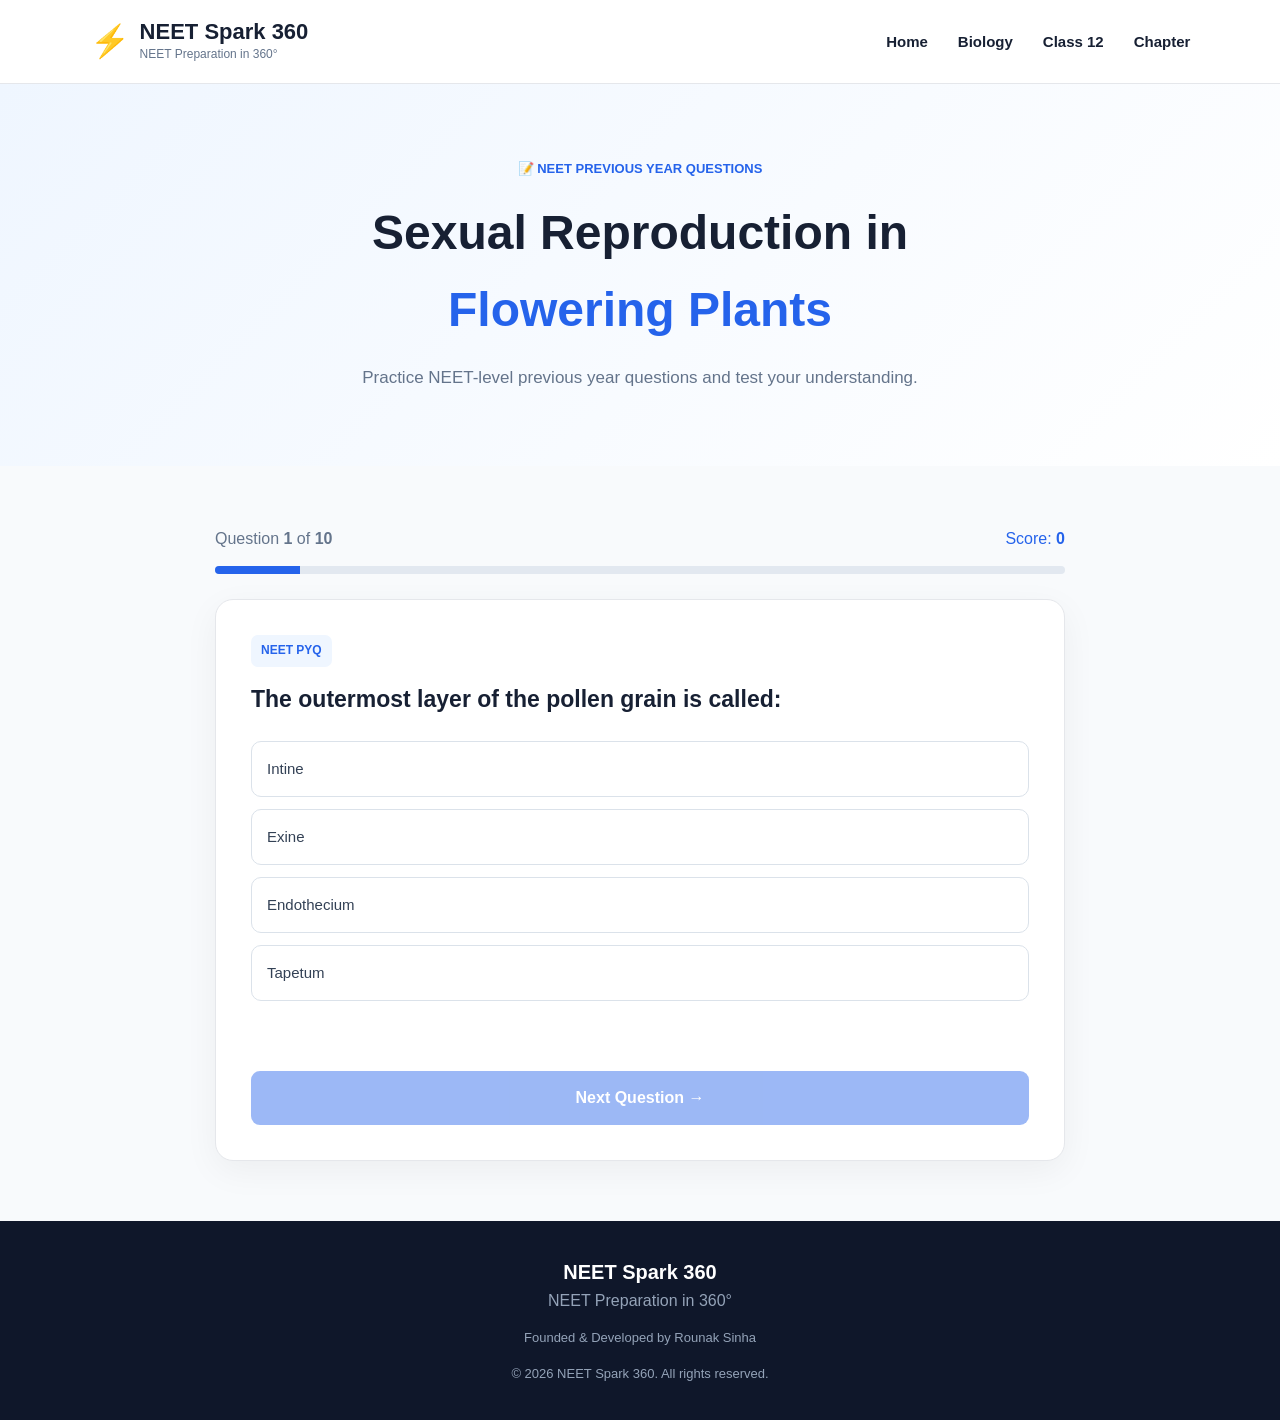
<file: sexual-reproduction-pyq.html>
<!DOCTYPE html>
<html lang="en">

<head>
    <meta charset="UTF-8">
    <meta name="viewport" content="width=device-width, initial-scale=1.0">

    <title>Sexual Reproduction PYQs | NEET Spark 360</title>

    <link rel="stylesheet" href="style.css">
</head>

<body>

    <!-- HEADER -->
    <header>

        <div class="logo">

            <span>⚡</span>

            <div>
                <h1>NEET Spark 360</h1>
                <p>NEET Preparation in 360°</p>
            </div>

        </div>

        <nav>
            <a href="index.html">Home</a>
            <a href="biology.html">Biology</a>
            <a href="biology12.html">Class 12</a>
            <a href="sexual-reproduction.html">Chapter</a>
        </nav>

    </header>


    <!-- HERO -->
    <section class="quiz-hero">

        <p class="section-tag">
            📝 NEET PREVIOUS YEAR QUESTIONS
        </p>

        <h2>
            Sexual Reproduction in<br>
            <span>Flowering Plants</span>
        </h2>

        <p>
            Practice NEET-level previous year questions
            and test your understanding.
        </p>

    </section>


    <!-- QUIZ AREA -->
    <main class="quiz-container">

        <!-- PROGRESS -->
        <div class="quiz-top">

            <div>
                Question <strong id="questionNumber">1</strong>
                of <strong id="totalQuestions">10</strong>
            </div>

            <div class="score-display">
                Score: <strong id="score">0</strong>
            </div>

        </div>


        <!-- PROGRESS BAR -->
        <div class="progress-bar">

            <div id="progress"></div>

        </div>


        <!-- QUESTION CARD -->
        <div class="question-card">

            <p class="question-source" id="questionSource">
                NEET PYQ
            </p>

            <h2 id="question">
                Loading question...
            </h2>


            <!-- OPTIONS -->
            <div id="options" class="options">

            </div>


            <!-- RESULT -->
            <div id="answerResult" class="answer-result">

            </div>


            <!-- NEXT BUTTON -->
            <button id="nextButton" class="next-btn" onclick="nextQuestion()" disabled>
                Next Question →
            </button>

        </div>


        <!-- FINAL RESULT -->
        <div id="finalResult" class="final-result">

            <h2>🎉 Test Complete!</h2>

            <p>
                Your Score
            </p>

            <strong id="finalScore">
                0 / 10
            </strong>

            <button onclick="restartQuiz()">
                🔄 Try Again
            </button>

        </div>

    </main>


    <!-- FOOTER -->
    <footer>

        <h3>NEET Spark 360</h3>

        <p>
            NEET Preparation in 360°
        </p>

        <p class="copyright">
            Founded & Developed by Rounak Sinha
        </p>

        <p class="copyright">
            © 2026 NEET Spark 360. All rights reserved.
        </p>

    </footer>


    <!-- JAVASCRIPT -->
    <script>

        const questions = [

            {
                question:
                    "The outermost layer of the pollen grain is called:",

                options: [
                    "Intine",
                    "Exine",
                    "Endothecium",
                    "Tapetum"
                ],

                answer: 1,

                explanation:
                    "The outer wall of a pollen grain is called exine. It is mainly composed of sporopollenin."
            },


            {
                question:
                    "A typical angiosperm embryo sac is:",

                options: [
                    "8-celled and 8-nucleate",
                    "7-celled and 7-nucleate",
                    "7-celled and 8-nucleate",
                    "8-celled and 7-nucleate"
                ],

                answer: 2,

                explanation:
                    "A typical mature embryo sac is 7-celled and 8-nucleate."
            },


            {
                question:
                    "Which of the following represents the female reproductive part of a flower?",

                options: [
                    "Androecium",
                    "Gynoecium",
                    "Corolla",
                    "Calyx"
                ],

                answer: 1,

                explanation:
                    "Gynoecium is the female reproductive whorl of a flower."
            },


            {
                question:
                    "Transfer of pollen grains from anther to stigma of another flower of the same plant is called:",

                options: [
                    "Autogamy",
                    "Geitonogamy",
                    "Xenogamy",
                    "Apomixis"
                ],

                answer: 1,

                explanation:
                    "Geitonogamy is pollen transfer between different flowers of the same plant."
            },


            {
                question:
                    "Double fertilisation in angiosperms results in the formation of:",

                options: [
                    "Two zygotes",
                    "Zygote and primary endosperm nucleus",
                    "Two endosperms",
                    "Embryo and fruit"
                ],

                answer: 1,

                explanation:
                    "One male gamete fuses with the egg to form the zygote, while the other participates in triple fusion to form the primary endosperm nucleus."
            },


            {
                question:
                    "Which structure develops into the seed after fertilisation?",

                options: [
                    "Ovary",
                    "Ovule",
                    "Stigma",
                    "Anther"
                ],

                answer: 1,

                explanation:
                    "The ovule develops into the seed after fertilisation."
            },


            {
                question:
                    "Which substance makes the pollen exine highly resistant?",

                options: [
                    "Cellulose",
                    "Pectin",
                    "Sporopollenin",
                    "Lignin"
                ],

                answer: 2,

                explanation:
                    "Sporopollenin is highly resistant and forms an important component of the pollen exine."
            },


            {
                question:
                    "Formation of seeds without fertilisation is known as:",

                options: [
                    "Parthenocarpy",
                    "Apomixis",
                    "Polyembryony",
                    "Syngamy"
                ],

                answer: 1,

                explanation:
                    "Apomixis refers to asexual seed formation without fertilisation."
            },


            {
                question:
                    "The ovary of a flower generally develops into:",

                options: [
                    "Seed",
                    "Fruit",
                    "Embryo",
                    "Endosperm"
                ],

                answer: 1,

                explanation:
                    "After fertilisation, the ovary generally develops into the fruit."
            },


            {
                question:
                    "The two male gametes in an angiosperm are ultimately formed from:",

                options: [
                    "Vegetative cell",
                    "Generative cell",
                    "Tube nucleus",
                    "Polar nuclei"
                ],

                answer: 1,

                explanation:
                    "The generative cell divides to produce the two male gametes."
            }

        ];


        let currentQuestion = 0;

        let score = 0;

        let answered = false;


        const questionElement =
            document.getElementById("question");

        const optionsElement =
            document.getElementById("options");

        const resultElement =
            document.getElementById("answerResult");

        const nextButton =
            document.getElementById("nextButton");

        const scoreElement =
            document.getElementById("score");

        const questionNumberElement =
            document.getElementById("questionNumber");

        const totalQuestionsElement =
            document.getElementById("totalQuestions");

        const progressElement =
            document.getElementById("progress");

        const finalResult =
            document.getElementById("finalResult");

        const finalScore =
            document.getElementById("finalScore");


        totalQuestionsElement.textContent =
            questions.length;


        function loadQuestion() {

            answered = false;

            nextButton.disabled = true;

            resultElement.innerHTML = "";

            resultElement.className =
                "answer-result";


            const current =
                questions[currentQuestion];


            questionElement.textContent =
                current.question;


            questionNumberElement.textContent =
                currentQuestion + 1;


            progressElement.style.width =
                ((currentQuestion + 1) / questions.length * 100) + "%";


            optionsElement.innerHTML = "";


            current.options.forEach(
                (option, index) => {

                    const button =
                        document.createElement("button");

                    button.className =
                        "option-btn";

                    button.textContent =
                        option;

                    button.onclick =
                        () => selectAnswer(index);

                    optionsElement.appendChild(button);

                }
            );

        }


        function selectAnswer(selected) {

            if (answered) return;

            answered = true;

            const current =
                questions[currentQuestion];

            const buttons =
                document.querySelectorAll(".option-btn");


            buttons.forEach(
                (button, index) => {

                    button.disabled = true;

                    if (index === current.answer) {

                        button.classList.add(
                            "correct"
                        );

                    }

                    if (
                        index === selected &&
                        selected !== current.answer
                    ) {

                        button.classList.add(
                            "wrong"
                        );

                    }

                }
            );


            if (selected === current.answer) {

                score++;

                scoreElement.textContent =
                    score;

                resultElement.className =
                    "answer-result correct-result";

                resultElement.innerHTML =
                    "✅ Correct!<br><small>" +
                    current.explanation +
                    "</small>";

            } else {

                resultElement.className =
                    "answer-result wrong-result";

                resultElement.innerHTML =
                    "❌ Incorrect!<br><small>" +
                    current.explanation +
                    "</small>";

            }


            nextButton.disabled = false;

        }


        function nextQuestion() {

            currentQuestion++;


            if (
                currentQuestion >=
                questions.length
            ) {

                showFinalResult();

                return;

            }


            loadQuestion();

        }


        function showFinalResult() {

            document.querySelector(".question-card")
                .style.display = "none";

            document.querySelector(".quiz-top")
                .style.display = "none";

            document.querySelector(".progress-bar")
                .style.display = "none";


            finalResult.style.display =
                "block";


            finalScore.textContent =
                score + " / " + questions.length;

        }


        function restartQuiz() {

            currentQuestion = 0;

            score = 0;

            scoreElement.textContent = "0";


            document.querySelector(".question-card")
                .style.display = "block";

            document.querySelector(".quiz-top")
                .style.display = "flex";

            document.querySelector(".progress-bar")
                .style.display = "block";


            finalResult.style.display =
                "none";


            loadQuestion();

        }


        loadQuestion();

    </script>

</body>

</html>
</file>
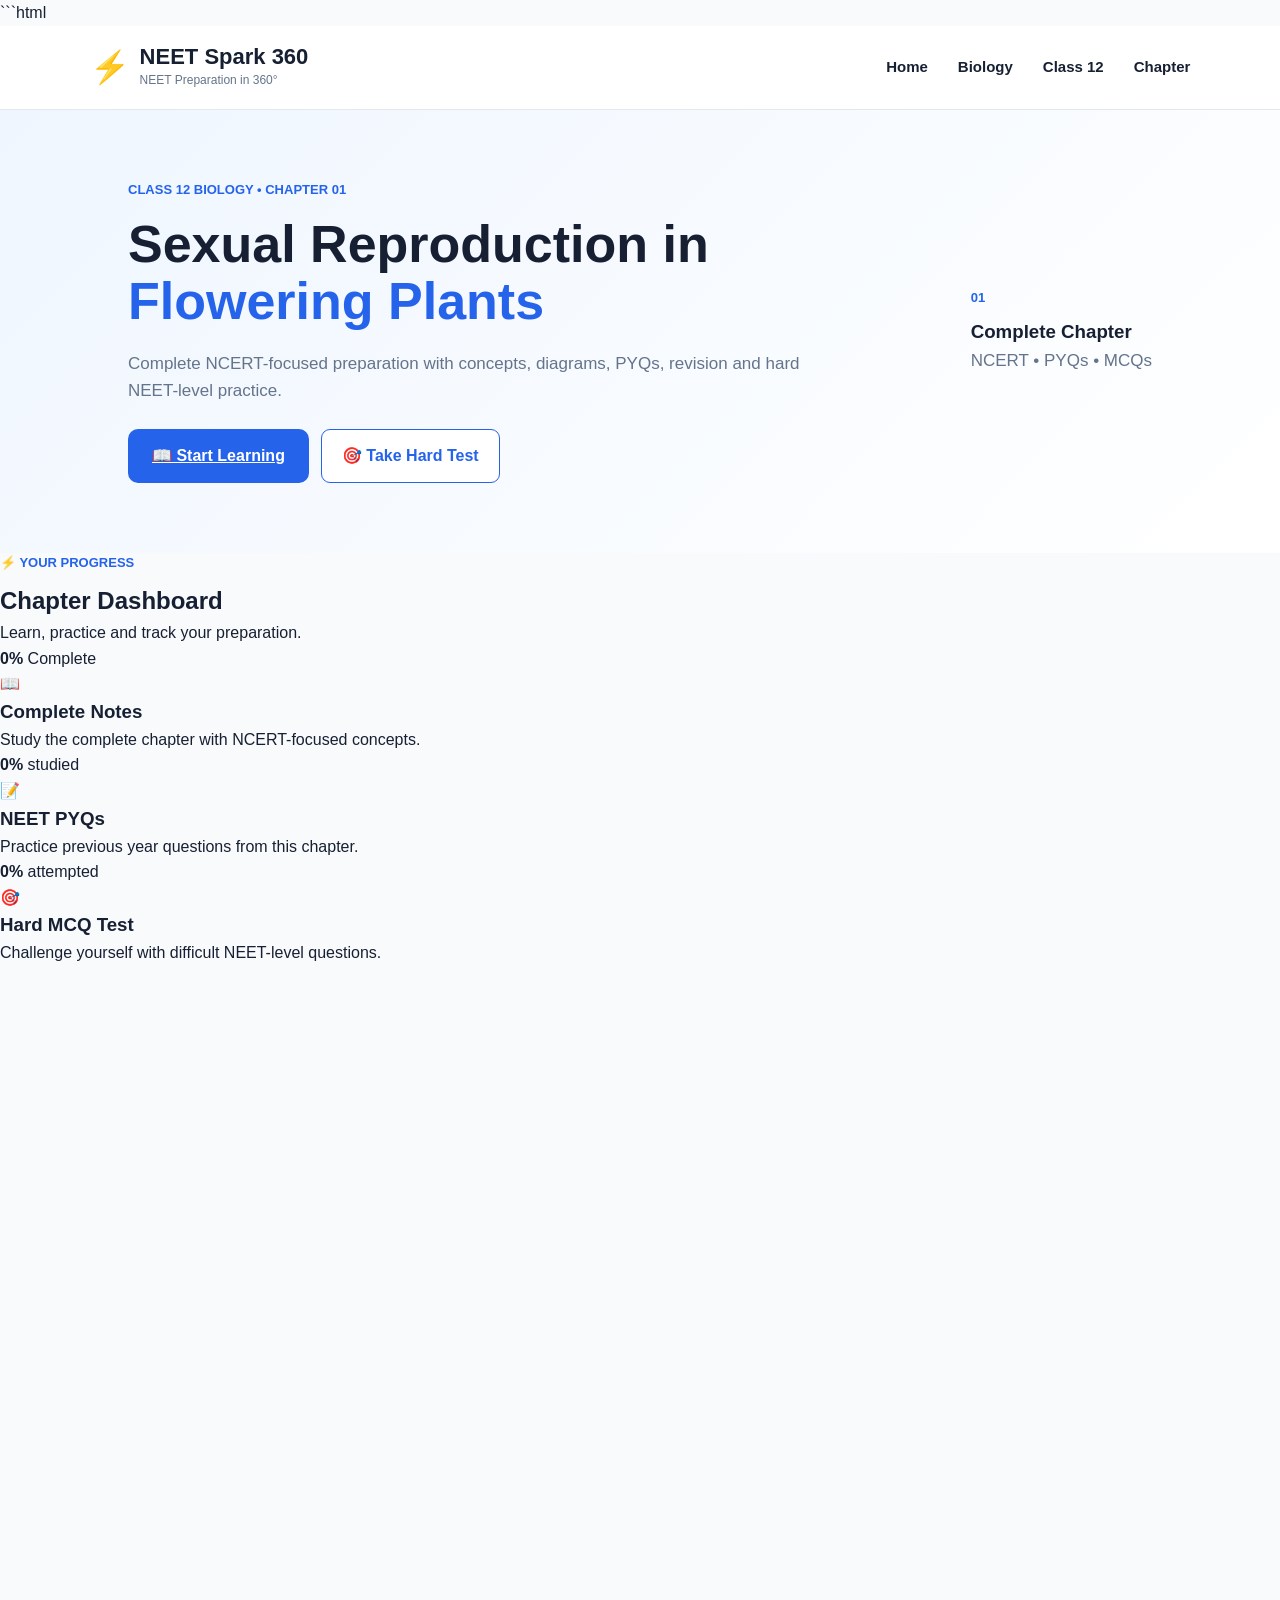
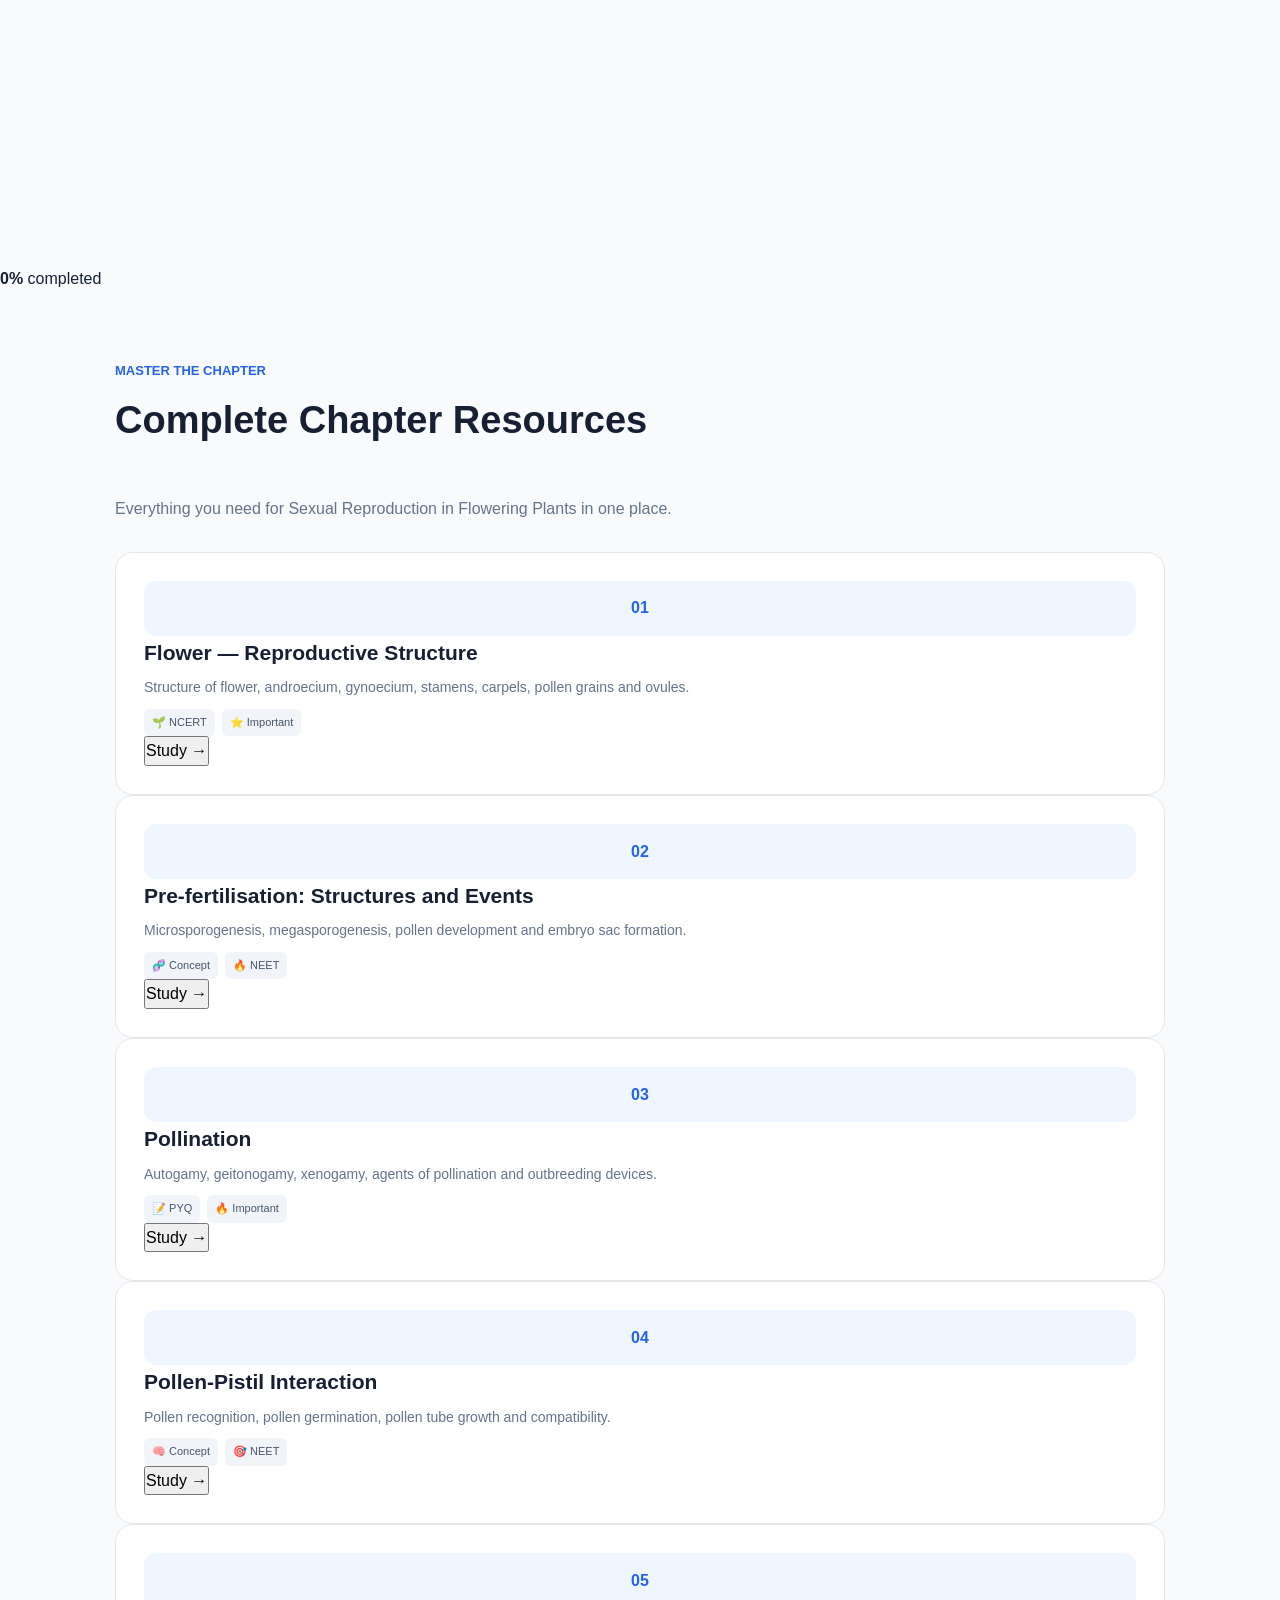
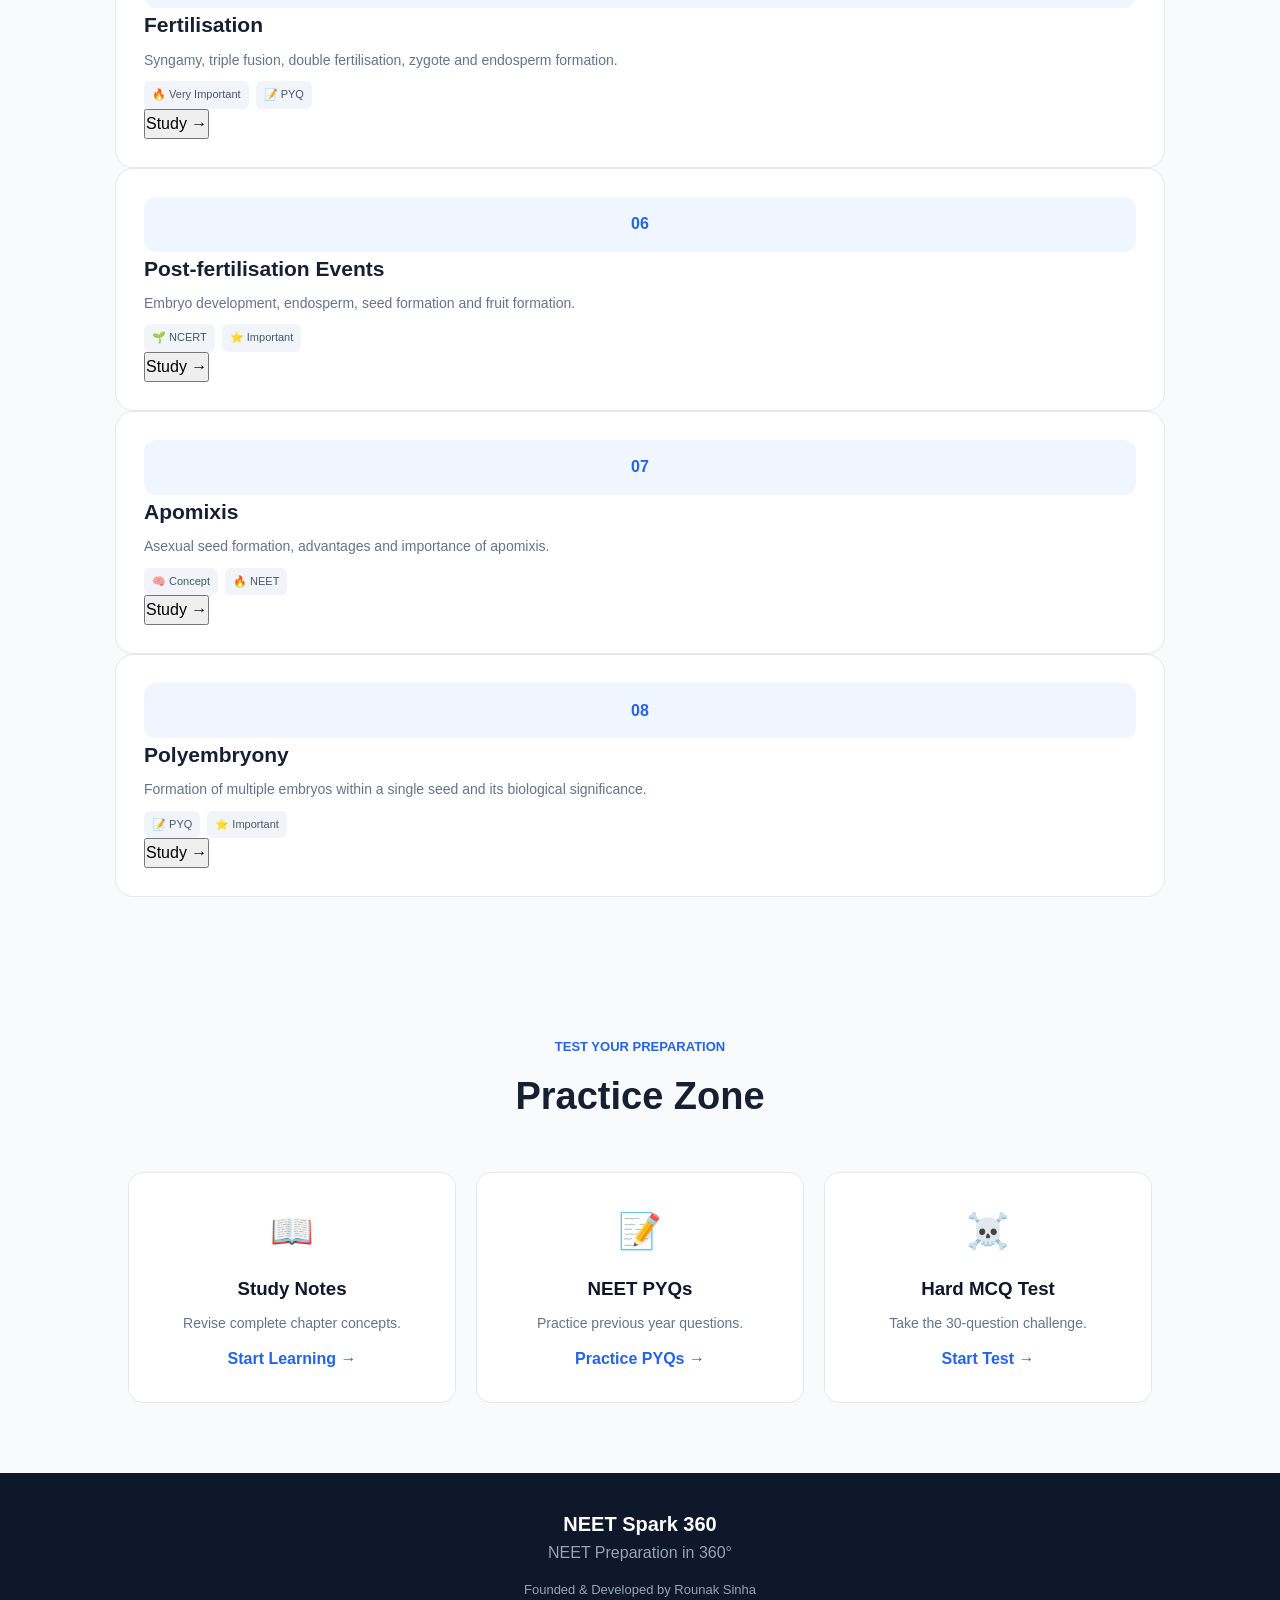
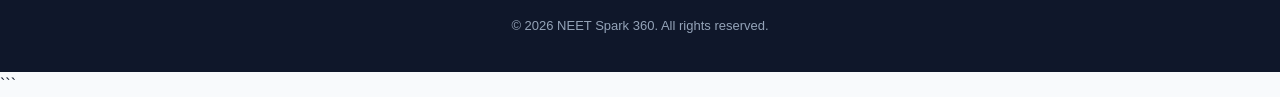
<file: sexual-reproduction.html>
```html
<!DOCTYPE html>
<html lang="en">

<head>

    <meta charset="UTF-8">

    <meta name="viewport" content="width=device-width, initial-scale=1.0">

    <title>
        Sexual Reproduction in Flowering Plants |
        NEET Spark 360
    </title>

    <link rel="stylesheet" href="style.css">

</head>


<body>


    <!-- =========================
     HEADER
========================= -->

    <header>

        <div class="logo">

            <span>⚡</span>

            <div>

                <h1>
                    NEET Spark 360
                </h1>

                <p>
                    NEET Preparation in 360°
                </p>

            </div>

        </div>


        <nav>

            <a href="index.html">
                Home
            </a>

            <a href="biology.html">
                Biology
            </a>

            <a href="biology12.html">
                Class 12
            </a>

            <a href="#chapter-content">
                Chapter
            </a>

        </nav>

    </header>



    <!-- =========================
     CHAPTER HERO
========================= -->

    <section class="chapter-hero">

        <div class="chapter-hero-text">

            <p class="section-tag">
                CLASS 12 BIOLOGY • CHAPTER 01
            </p>


            <h2>

                Sexual Reproduction in
                <span>
                    Flowering Plants
                </span>

            </h2>


            <p>

                Complete NCERT-focused preparation
                with concepts, diagrams, PYQs,
                revision and hard NEET-level practice.

            </p>


            <div class="chapter-buttons">

                <a href="#chapter-content" class="primary-btn">

                    📖 Start Learning

                </a>


                <a href="sexual-reproduction-mcq.html" class="secondary-btn">

                    🎯 Take Hard Test

                </a>

            </div>

        </div>


        <div class="chapter-hero-box">

            <div class="chapter-number">
                01
            </div>

            <h3>
                Complete Chapter
            </h3>

            <p>
                NCERT • PYQs • MCQs
            </p>

        </div>

    </section>



    <!-- =========================
     CHAPTER DASHBOARD
========================= -->

    <section class="chapter-dashboard">

        <div class="dashboard-heading">

            <div>

                <p class="section-tag">
                    ⚡ YOUR PROGRESS
                </p>


                <h2>
                    Chapter Dashboard
                </h2>


                <p>
                    Learn, practice and track
                    your preparation.
                </p>

            </div>


            <div class="completion-circle">

                <strong id="completionPercent">
                    0%
                </strong>

                <span>
                    Complete
                </span>

            </div>

        </div>



        <div class="dashboard-cards">


            <!-- NOTES -->

            <div class="dashboard-card">

                <div class="dashboard-icon">
                    📖
                </div>


                <h3>
                    Complete Notes
                </h3>


                <p>
                    Study the complete chapter
                    with NCERT-focused concepts.
                </p>


                <div class="dashboard-progress">

                    <div id="notesProgress"></div>

                </div>


                <span>

                    <strong id="notesPercent">
                        0%
                    </strong>

                    studied

                </span>

            </div>



            <!-- PYQ -->

            <div class="dashboard-card">

                <div class="dashboard-icon">
                    📝
                </div>


                <h3>
                    NEET PYQs
                </h3>


                <p>
                    Practice previous year
                    questions from this chapter.
                </p>


                <div class="dashboard-progress">

                    <div id="pyqProgress"></div>

                </div>


                <span>

                    <strong id="pyqPercent">
                        0%
                    </strong>

                    attempted

                </span>

            </div>



            <!-- MCQ -->

            <div class="dashboard-card">

                <div class="dashboard-icon">
                    🎯
                </div>


                <h3>
                    Hard MCQ Test
                </h3>


                <p>
                    Challenge yourself with
                    difficult NEET-level questions.
                </p>


                <div class="dashboard-progress">

                    <div id="mcqProgress"></div>

                </div>


                <span>

                    <strong id="mcqPercent">
                        0%
                    </strong>

                    completed

                </span>

            </div>

        </div>

    </section>



    <!-- =========================
     CHAPTER CONTENT
========================= -->

    <section class="chapter-content" id="chapter-content">


        <p class="section-tag">
            MASTER THE CHAPTER
        </p>


        <h2 class="section-title">
            Complete Chapter Resources
        </h2>


        <p class="chapter-intro">

            Everything you need for
            Sexual Reproduction in Flowering Plants
            in one place.

        </p>



        <!-- =====================
         TOPIC 1
    ====================== -->

        <div class="topic-card">

            <div class="topic-number">
                01
            </div>


            <div class="topic-info">

                <h3>
                    Flower — Reproductive Structure
                </h3>


                <p>

                    Structure of flower, androecium,
                    gynoecium, stamens, carpels,
                    pollen grains and ovules.

                </p>


                <div class="topic-tags">

                    <span>
                        🌱 NCERT
                    </span>

                    <span>
                        ⭐ Important
                    </span>

                </div>

            </div>


            <button onclick="markTopicComplete(1)">

                Study →

            </button>

        </div>



        <!-- TOPIC 2 -->

        <div class="topic-card">

            <div class="topic-number">
                02
            </div>


            <div class="topic-info">

                <h3>
                    Pre-fertilisation: Structures
                    and Events
                </h3>


                <p>

                    Microsporogenesis,
                    megasporogenesis,
                    pollen development and
                    embryo sac formation.

                </p>


                <div class="topic-tags">

                    <span>
                        🧬 Concept
                    </span>

                    <span>
                        🔥 NEET
                    </span>

                </div>

            </div>


            <button onclick="markTopicComplete(2)">

                Study →

            </button>

        </div>



        <!-- TOPIC 3 -->

        <div class="topic-card">

            <div class="topic-number">
                03
            </div>


            <div class="topic-info">

                <h3>
                    Pollination
                </h3>


                <p>

                    Autogamy, geitonogamy,
                    xenogamy, agents of pollination
                    and outbreeding devices.

                </p>


                <div class="topic-tags">

                    <span>
                        📝 PYQ
                    </span>

                    <span>
                        🔥 Important
                    </span>

                </div>

            </div>


            <button onclick="markTopicComplete(3)">

                Study →

            </button>

        </div>



        <!-- TOPIC 4 -->

        <div class="topic-card">

            <div class="topic-number">
                04
            </div>


            <div class="topic-info">

                <h3>
                    Pollen-Pistil Interaction
                </h3>


                <p>

                    Pollen recognition,
                    pollen germination,
                    pollen tube growth and
                    compatibility.

                </p>


                <div class="topic-tags">

                    <span>
                        🧠 Concept
                    </span>

                    <span>
                        🎯 NEET
                    </span>

                </div>

            </div>


            <button onclick="markTopicComplete(4)">

                Study →

            </button>

        </div>



        <!-- TOPIC 5 -->

        <div class="topic-card">

            <div class="topic-number">
                05
            </div>


            <div class="topic-info">

                <h3>
                    Fertilisation
                </h3>


                <p>

                    Syngamy, triple fusion,
                    double fertilisation,
                    zygote and endosperm formation.

                </p>


                <div class="topic-tags">

                    <span>
                        🔥 Very Important
                    </span>

                    <span>
                        📝 PYQ
                    </span>

                </div>

            </div>


            <button onclick="markTopicComplete(5)">

                Study →

            </button>

        </div>



        <!-- TOPIC 6 -->

        <div class="topic-card">

            <div class="topic-number">
                06
            </div>


            <div class="topic-info">

                <h3>
                    Post-fertilisation Events
                </h3>


                <p>

                    Embryo development,
                    endosperm, seed formation
                    and fruit formation.

                </p>


                <div class="topic-tags">

                    <span>
                        🌱 NCERT
                    </span>

                    <span>
                        ⭐ Important
                    </span>

                </div>

            </div>


            <button onclick="markTopicComplete(6)">

                Study →

            </button>

        </div>



        <!-- TOPIC 7 -->

        <div class="topic-card">

            <div class="topic-number">
                07
            </div>


            <div class="topic-info">

                <h3>
                    Apomixis
                </h3>


                <p>

                    Asexual seed formation,
                    advantages and importance
                    of apomixis.

                </p>


                <div class="topic-tags">

                    <span>
                        🧠 Concept
                    </span>

                    <span>
                        🔥 NEET
                    </span>

                </div>

            </div>


            <button onclick="markTopicComplete(7)">

                Study →

            </button>

        </div>



        <!-- TOPIC 8 -->

        <div class="topic-card">

            <div class="topic-number">
                08
            </div>


            <div class="topic-info">

                <h3>
                    Polyembryony
                </h3>


                <p>

                    Formation of multiple embryos
                    within a single seed and
                    its biological significance.

                </p>


                <div class="topic-tags">

                    <span>
                        📝 PYQ
                    </span>

                    <span>
                        ⭐ Important
                    </span>

                </div>

            </div>


            <button onclick="markTopicComplete(8)">

                Study →

            </button>

        </div>



    </section>



    <!-- =========================
     PRACTICE ZONE
========================= -->

    <section class="practice-zone">


        <p class="section-tag">
            TEST YOUR PREPARATION
        </p>


        <h2 class="section-title">
            Practice Zone
        </h2>


        <div class="practice-cards">


            <!-- NOTES -->

            <a href="#chapter-content" class="practice-card">

                <span>
                    📖
                </span>


                <h3>
                    Study Notes
                </h3>


                <p>
                    Revise complete chapter
                    concepts.
                </p>


                <strong>
                    Start Learning →
                </strong>

            </a>



            <!-- PYQ -->

            <a href="sexual-reproduction-pyq.html" class="practice-card">

                <span>
                    📝
                </span>


                <h3>
                    NEET PYQs
                </h3>


                <p>
                    Practice previous year
                    questions.
                </p>


                <strong>
                    Practice PYQs →
                </strong>

            </a>



            <!-- MCQ -->

            <a href="sexual-reproduction-mcq.html" class="practice-card">

                <span>
                    ☠️
                </span>


                <h3>
                    Hard MCQ Test
                </h3>


                <p>
                    Take the 30-question
                    challenge.
                </p>


                <strong>
                    Start Test →
                </strong>

            </a>

        </div>

    </section>



    <!-- =========================
     FOOTER
========================= -->

    <footer>

        <h3>
            NEET Spark 360
        </h3>


        <p>
            NEET Preparation in 360°
        </p>


        <p class="copyright">

            Founded & Developed by
            Rounak Sinha

        </p>


        <p class="copyright">

            © 2026 NEET Spark 360.
            All rights reserved.

        </p>

    </footer>



    <!-- =========================
     JAVASCRIPT
========================= -->

    <script>


        const totalTopics = 8;


        let completedTopics =
            JSON.parse(
                localStorage.getItem(
                    "sexualReproductionProgress"
                )
            ) || [];



        function updateProgress() {


            const percentage =
                Math.round(
                    (
                        completedTopics.length /
                        totalTopics
                    ) * 100
                );


            document.getElementById(
                "completionPercent"
            ).textContent =
                percentage + "%";


            document.getElementById(
                "notesPercent"
            ).textContent =
                percentage + "%";


            document.getElementById(
                "notesProgress"
            ).style.width =
                percentage + "%";


            document.getElementById(
                "pyqPercent"
            ).textContent =
                localStorage.getItem(
                    "sexualReproductionPYQ"
                ) || "0%";


            document.getElementById(
                "pyqProgress"
            ).style.width =
                (
                    localStorage.getItem(
                        "sexualReproductionPYQ"
                    ) || "0"
                ) + "%";


            document.getElementById(
                "mcqPercent"
            ).textContent =
                localStorage.getItem(
                    "sexualReproductionMCQ"
                ) || "0%";


            document.getElementById(
                "mcqProgress"
            ).style.width =
                (
                    localStorage.getItem(
                        "sexualReproductionMCQ"
                    ) || "0"
                ) + "%";


            document.querySelectorAll(
                ".topic-card"
            ).forEach(
                (card, index) => {

                    const button =
                        card.querySelector(
                            "button"
                        );


                    if (
                        completedTopics
                            .includes(index + 1)
                    ) {

                        button.textContent =
                            "✓ Completed";

                        button.classList.add(
                            "completed"
                        );

                    }

                }
            );

        }



        function markTopicComplete(
            topicNumber
        ) {


            if (
                !completedTopics.includes(
                    topicNumber
                )
            ) {

                completedTopics.push(
                    topicNumber
                );


                localStorage.setItem(
                    "sexualReproductionProgress",
                    JSON.stringify(
                        completedTopics
                    )
                );

            }


            updateProgress();

        }



        updateProgress();


    </script>


</body>

</html>
```
</file>
<file: style.css>
/* =========================================================
   NEET SPARK 360
   CLEAN RESPONSIVE MASTER CSS
========================================================= */

* {
    margin: 0;
    padding: 0;
    box-sizing: border-box;
}

html {
    scroll-behavior: smooth;
}

body {
    font-family: Arial, Helvetica, sans-serif;
    background: #f8fafc;
    color: #172033;
    line-height: 1.6;
    overflow-x: hidden;
}

button,
input,
textarea,
select {
    font: inherit;
}

button {
    cursor: pointer;
}

img {
    max-width: 100%;
}

/* =========================================================
   HEADER
========================================================= */

header {
    position: sticky;
    top: 0;
    z-index: 1000;

    display: flex;
    align-items: center;
    justify-content: space-between;

    gap: 25px;
    padding: 16px 7%;

    background: rgba(255, 255, 255, .96);
    backdrop-filter: blur(12px);

    border-bottom: 1px solid #e5e7eb;
}

.logo {
    display: flex;
    align-items: center;
    gap: 10px;

    min-width: 0;
}

.logo>span {
    font-size: 32px;
    flex-shrink: 0;
}

.logo h1 {
    font-size: 22px;
    line-height: 1.2;
}

.logo p {
    color: #64748b;
    font-size: 12px;
}

nav {
    display: flex;
    align-items: center;
    gap: 30px;
}

nav a {
    color: #172033;
    text-decoration: none;
    font-size: 15px;
    font-weight: 600;

    white-space: nowrap;

    transition: .25s;
}

nav a:hover {
    color: #2563eb;
}

/* =========================================================
   COMMON
========================================================= */

.section {
    padding: 90px 8%;
    text-align: center;
}

.section-tag {
    color: #2563eb;
    font-size: 13px;
    font-weight: 700;
    margin-bottom: 8px;
}

.section-title {
    font-size: 38px;
    margin-bottom: 45px;
}

.primary-btn {
    border: none;

    padding: 14px 24px;

    border-radius: 10px;

    background: #2563eb;
    color: white;

    font-size: 16px;
    font-weight: 700;

    transition: .25s;
}

.primary-btn:hover {
    background: #1d4ed8;
    transform: translateY(-2px);
}

/* =========================================================
   HOME HERO
========================================================= */

.hero {
    min-height: 620px;

    display: flex;
    align-items: center;
    justify-content: space-between;

    gap: 60px;

    padding: 80px 10%;

    background:
        linear-gradient(135deg, #eff6ff, #ffffff);
}

.hero-text {
    max-width: 600px;
}

.tag {
    color: #2563eb;
    font-size: 14px;
    font-weight: 700;
    margin-bottom: 18px;
}

.hero h2 {
    font-size: 60px;
    line-height: 1.1;
    margin-bottom: 25px;
}

.hero h2 span {
    color: #2563eb;
}

.hero-description {
    max-width: 520px;

    color: #64748b;

    font-size: 18px;

    margin-bottom: 30px;
}

/* HERO BOX */

.hero-box {
    width: 330px;
    min-height: 330px;

    flex-shrink: 0;

    display: flex;
    flex-direction: column;
    align-items: center;
    justify-content: center;

    text-align: center;

    background: white;

    border-radius: 25px;

    box-shadow:
        0 20px 50px rgba(0, 0, 0, .08);
}

.circle {
    width: 150px;
    height: 150px;

    display: flex;
    align-items: center;
    justify-content: center;

    border-radius: 50%;

    background: #2563eb;
    color: white;

    font-size: 38px;
    font-weight: 700;

    margin-bottom: 20px;
}

.hero-box h3 {
    font-size: 22px;
    margin-bottom: 5px;
}

.hero-box p {
    color: #64748b;
}

/* =========================================================
   SUBJECT CARDS
========================================================= */

.subject-container {
    max-width: 1100px;

    margin: auto;

    display: grid;
    grid-template-columns: repeat(3, 1fr);

    gap: 25px;
}

.subject-card {
    padding: 35px 25px;

    background: white;

    border: 1px solid #e5e7eb;
    border-radius: 18px;

    transition: .25s;
}

.subject-card:hover {
    transform: translateY(-7px);

    box-shadow:
        0 15px 35px rgba(0, 0, 0, .08);
}

.subject-icon {
    font-size: 45px;
    margin-bottom: 15px;
}

.subject-card h3 {
    font-size: 24px;
    margin-bottom: 10px;
}

.subject-card p {
    color: #64748b;
    margin-bottom: 20px;
}

.subject-card button {
    border: none;
    background: transparent;

    color: #2563eb;

    font-size: 15px;
    font-weight: 700;
}

/* =========================================================
   FEATURES
========================================================= */

.features-section {
    background: #f1f5f9;
}

.feature-container {
    max-width: 1100px;

    margin: auto;

    display: grid;
    grid-template-columns: repeat(4, 1fr);

    gap: 20px;
}

.feature {
    padding: 30px 20px;

    background: white;

    border: 1px solid #e5e7eb;
    border-radius: 16px;

    transition: .25s;
}

.feature:hover {
    transform: translateY(-5px);

    box-shadow:
        0 12px 30px rgba(0, 0, 0, .06);
}

.feature span {
    font-size: 35px;
}

.feature h3 {
    margin: 12px 0 8px;
}

.feature p {
    color: #64748b;
}

/* =========================================================
   ABOUT
========================================================= */

.about {
    padding: 100px 10%;

    text-align: center;

    background: #172033;
    color: white;
}

.about h2 {
    font-size: 38px;
    margin-bottom: 15px;
}

.about p {
    max-width: 650px;

    margin: 0 auto 30px;

    color: #cbd5e1;
}

.founder-label {
    color: #93c5fd !important;

    font-size: 12px !important;
    font-weight: 700;

    letter-spacing: 2px;

    margin-bottom: 8px !important;
}

/* =========================================================
   FOOTER
========================================================= */

footer {
    padding: 35px 20px;

    text-align: center;

    background: #0f172a;
    color: white;
}

footer h3 {
    font-size: 20px;
}

footer p {
    color: #94a3b8;
}

footer .copyright {
    margin-top: 15px;
    font-size: 13px;
}

/* =========================================================
   SUBJECT / CHAPTER / TOPIC HERO
========================================================= */

.subject-hero,
.chapter-hero,
.syllabus-hero,
.topic-hero {
    display: flex;
    align-items: center;
    justify-content: space-between;

    gap: 50px;

    padding: 70px 10%;

    background:
        linear-gradient(135deg, #eff6ff, #ffffff);
}

.subject-hero,
.chapter-hero,
.syllabus-hero {
    min-height: 430px;
}

.topic-hero {
    min-height: 450px;
}

.chapter-hero-text {
    max-width: 700px;
}

.subject-hero h2,
.chapter-hero h2,
.syllabus-hero h2,
.topic-hero h2 {
    line-height: 1.1;
    margin: 15px 0 20px;
}

.subject-hero h2,
.chapter-hero h2,
.syllabus-hero h2 {
    font-size: 52px;
}

.topic-hero h2 {
    font-size: 50px;
}

.subject-hero h2 span,
.chapter-hero h2 span,
.syllabus-hero h2 span,
.topic-hero h2 span {
    color: #2563eb;
}

.subject-hero p:not(.section-tag),
.chapter-hero p:not(.section-tag),
.syllabus-hero p:not(.section-tag),
.topic-hero p:not(.section-tag) {
    max-width: 680px;

    color: #64748b;

    font-size: 17px;
}

/* HERO ICONS */

.subject-hero-icon,
.chapter-hero-icon,
.topic-hero-icon {
    width: 220px;
    height: 220px;

    flex-shrink: 0;

    display: flex;
    align-items: center;
    justify-content: center;

    border-radius: 50%;

    background: white;

    font-size: 90px;

    box-shadow:
        0 20px 50px rgba(0, 0, 0, .08);
}

.syllabus-hero-box {
    width: 220px;
    height: 220px;

    flex-shrink: 0;

    display: flex;
    flex-direction: column;
    align-items: center;
    justify-content: center;

    border-radius: 50%;

    background: white;

    box-shadow:
        0 20px 50px rgba(0, 0, 0, .08);
}

.syllabus-hero-box strong {
    color: #2563eb;
    font-size: 42px;
}

.syllabus-hero-box span {
    color: #64748b;
    font-weight: 700;
}

/* =========================================================
   CLASS CARDS
========================================================= */

.class-container {
    max-width: 900px;

    margin: auto;

    display: grid;
    grid-template-columns: repeat(2, 1fr);

    gap: 30px;
}

.class-card {
    padding: 40px 30px;

    background: white;

    border: 1px solid #e5e7eb;
    border-radius: 20px;

    transition: .25s;
}

.class-card:hover {
    transform: translateY(-7px);

    box-shadow:
        0 15px 35px rgba(0, 0, 0, .08);
}

.class-icon {
    font-size: 45px;
    margin-bottom: 15px;
}

.class-card h3 {
    font-size: 25px;
    margin-bottom: 10px;
}

.class-card p {
    color: #64748b;
    margin-bottom: 20px;
}

.class-card button {
    border: none;

    padding: 12px 20px;

    border-radius: 8px;

    background: #2563eb;
    color: white;

    font-weight: 700;
}

/* =========================================================
   CHAPTER / TOPIC BUTTONS
========================================================= */

.chapter-buttons {
    display: flex;
    flex-wrap: wrap;
    gap: 12px;

    margin-top: 25px;
}

.secondary-btn {
    display: inline-block;

    padding: 13px 20px;

    border-radius: 9px;

    text-decoration: none;

    font-weight: 700;

    color: #2563eb;
    background: white;

    border: 1px solid #2563eb;
}

.chapter-actions,
.topic-buttons {
    display: flex;
    flex-wrap: wrap;
    gap: 8px;
}

.chapter-actions button,
.topic-buttons button {
    padding: 9px 13px;

    border: 1px solid #dbeafe;
    border-radius: 8px;

    background: #eff6ff;
    color: #2563eb;

    font-size: 13px;
    font-weight: 700;

    transition: .2s;
}

.chapter-actions button:hover,
.topic-buttons button:hover {
    background: #2563eb;
    color: white;
}

/* =========================================================
   CHAPTER / SYLLABUS SECTIONS
========================================================= */

.chapter-section,
.syllabus-section {
    padding: 75px 8%;
}

.chapter-heading,
.unit-title {
    max-width: 1100px;

    margin: 0 auto 30px;

    display: flex;
    align-items: center;

    gap: 18px;
}

.chapter-heading>span,
.unit-title>span {
    width: 50px;
    height: 50px;

    flex-shrink: 0;

    display: flex;
    align-items: center;
    justify-content: center;

    border-radius: 12px;

    background: #2563eb;
    color: white;

    font-weight: 700;
}

.chapter-heading h2,
.unit-title h2 {
    font-size: 30px;
}

.chapter-heading p,
.unit-title p {
    color: #64748b;
}

/* =========================================================
   CHAPTER / TOPIC GRID
========================================================= */

.chapter-grid,
.topic-grid {
    max-width: 1100px;

    margin: auto;

    display: grid;
    grid-template-columns: repeat(2, 1fr);

    gap: 22px;
}

.chapter-card,
.topic-card {
    min-width: 0;

    padding: 28px;

    background: white;

    border: 1px solid #e5e7eb;
    border-radius: 18px;

    transition: .25s;
}

.chapter-card:hover,
.topic-card:hover {
    transform: translateY(-5px);

    box-shadow:
        0 15px 35px rgba(0, 0, 0, .08);
}

.chapter-number {
    color: #2563eb;

    font-size: 13px;
    font-weight: 700;

    margin-bottom: 8px;
}

.chapter-card h3,
.topic-card h3 {
    font-size: 21px;
    margin-bottom: 10px;
}

.chapter-card>p,
.topic-card>p {
    color: #64748b;

    font-size: 14px;

    margin-bottom: 22px;
}

.topic-icon {
    font-size: 34px;
}

/* =========================================================
   STATS
========================================================= */

.stats-section {
    display: flex;
    justify-content: center;

    gap: 20px;

    padding: 35px 5%;

    background: white;

    flex-wrap: wrap;
}

.stat-card {
    min-width: 180px;

    padding: 20px;

    text-align: center;

    border: 1px solid #e5e7eb;
    border-radius: 14px;
}

.stat-card strong {
    display: block;

    color: #2563eb;

    font-size: 25px;
}

.stat-card span {
    color: #64748b;
    font-size: 13px;
}

/* =========================================================
   QUICK REVISION / STUDY SYSTEM
========================================================= */

.quick-revision,
.study-system {
    padding: 80px 10%;

    display: flex;
    align-items: center;
    justify-content: space-between;

    gap: 40px;

    background: #172033;
    color: white;
}

.quick-revision h2 {
    font-size: 38px;
    line-height: 1.15;

    margin: 12px 0 18px;
}

.study-system h2 {
    font-size: 36px;
    margin: 12px 0 15px;
}

.quick-revision>div:first-child p:last-child,
.study-system>div:first-child p:last-child {
    max-width: 600px;
    color: #cbd5e1;
}

.revision-box {
    display: flex;
    gap: 15px;
}

.revision-box div,
.system-steps div {
    padding: 20px;

    text-align: center;

    border-radius: 14px;

    background: rgba(255, 255, 255, .08);
}

.revision-box div {
    min-width: 110px;
}

.revision-box strong,
.system-steps strong {
    display: block;
    color: #93c5fd;
}

.revision-box strong {
    font-size: 22px;
}

.revision-box span,
.system-steps span {
    color: #cbd5e1;
    font-size: 12px;
}

.system-steps {
    display: grid;
    grid-template-columns: repeat(2, 1fr);
    gap: 12px;
}

.system-steps div {
    min-width: 110px;
}

.system-steps strong {
    font-size: 20px;
}

/* =========================================================
   TOPIC CONTENT
========================================================= */

.topic-progress {
    display: flex;
    justify-content: center;
    gap: 20px;

    padding: 30px 5%;

    background: white;

    flex-wrap: wrap;
}

.topic-progress div {
    min-width: 160px;

    padding: 16px;

    text-align: center;

    border: 1px solid #e5e7eb;
    border-radius: 12px;
}

.topic-progress strong {
    display: block;
    color: #2563eb;
}

.topic-progress span {
    color: #64748b;
    font-size: 13px;
}

.content-nav {
    position: sticky;
    top: 73px;
    z-index: 100;

    display: flex;
    gap: 8px;

    overflow-x: auto;

    padding: 12px 5%;

    background: white;

    border-bottom: 1px solid #e5e7eb;
}

.content-nav a {
    flex-shrink: 0;

    padding: 8px 13px;

    border-radius: 8px;

    background: #f1f5f9;
    color: #334155;

    text-decoration: none;

    font-size: 13px;
    font-weight: 600;
}

.topic-content {
    background: #f8fafc;
}

.study-block {
    max-width: 1000px;

    margin: auto;

    padding: 70px 30px;
}

.block-label {
    color: #2563eb;

    font-size: 12px;
    font-weight: 700;

    letter-spacing: 1px;

    margin-bottom: 10px;
}

.study-block h2 {
    font-size: 32px;
    margin-bottom: 18px;
}

.study-block>p {
    color: #475569;

    font-size: 16px;
    line-height: 1.8;
}

/* =========================================================
   INFO / SPECIAL / CONCEPT
========================================================= */

.info-grid {
    display: grid;
    grid-template-columns: repeat(2, 1fr);

    gap: 15px;

    margin-top: 30px;
}

.info-grid div,
.special-grid div {
    padding: 20px;

    background: white;

    border: 1px solid #e5e7eb;
    border-radius: 12px;
}

.info-grid strong {
    display: block;

    color: #2563eb;

    margin-bottom: 5px;
}

.info-grid p,
.special-grid p {
    color: #64748b;
}

.concept-box {
    margin-top: 22px;

    padding: 25px;

    background: white;

    border-left: 4px solid #2563eb;

    border-radius: 10px;

    box-shadow: 0 5px 20px rgba(0, 0, 0, .03);
}

.concept-box h3 {
    margin-bottom: 12px;
}

.concept-box p,
.concept-box li {
    color: #475569;
    line-height: 1.8;
}

.concept-box ul {
    padding-left: 20px;
}

.special-grid {
    display: grid;
    grid-template-columns: repeat(3, 1fr);

    gap: 18px;

    margin-top: 30px;
}

/* =========================================================
   PROCESS / REVISION FLOW
========================================================= */

.process-box,
.revision-flow {
    display: flex;

    align-items: center;
    justify-content: center;

    flex-wrap: wrap;

    gap: 12px;
}

.process-box {
    margin: 30px 0;

    padding: 25px;

    background: white;

    border: 1px solid #e5e7eb;
    border-radius: 15px;

    text-align: center;
}

.process-box span,
.revision-flow span {
    padding: 10px 15px;

    border-radius: 8px;

    background: #eff6ff;
    color: #2563eb;

    font-size: 13px;
    font-weight: 700;
}

.process-box b,
.revision-flow b {
    color: #64748b;
}

/* =========================================================
   NCERT / PRACTICE
========================================================= */

.ncert-block {
    background: white;

    max-width: none;

    padding-left: max(30px, calc((100% - 1000px)/2));
    padding-right: max(30px, calc((100% - 1000px)/2));
}

.revision-list {
    margin-top: 25px;
    padding-left: 22px;
}

.revision-list li {
    margin-bottom: 13px;

    color: #334155;

    line-height: 1.7;
}

.practice-section {
    padding: 80px 10%;

    text-align: center;

    background: #172033;
    color: white;
}

.practice-section h2 {
    font-size: 38px;
    margin: 10px 0;
}

.practice-section>p:not(.section-tag) {
    color: #cbd5e1;
}

.practice-buttons {
    display: flex;

    justify-content: center;

    gap: 12px;

    margin-top: 25px;

    flex-wrap: wrap;
}

.practice-buttons button {
    padding: 13px 20px;

    border: none;
    border-radius: 9px;

    background: #2563eb;
    color: white;

    font-weight: 700;
}

/* =========================================================
   CHAPTER CONTENT
========================================================= */

.chapter-content {
    max-width: 1100px;

    margin: auto;

    padding: 70px 25px;
}

.chapter-intro {
    color: #64748b;
    margin-bottom: 30px;
}

.topic-info {
    flex: 1;
    min-width: 0;
}

.topic-number {
    min-width: 55px;
    height: 55px;

    display: flex;
    align-items: center;
    justify-content: center;

    border-radius: 12px;

    background: #eff6ff;
    color: #2563eb;

    font-weight: 700;
}

.topic-info h3 {
    margin-bottom: 7px;
}

.topic-info p {
    color: #64748b;
    font-size: 14px;
}

.topic-tags {
    display: flex;
    gap: 7px;
    flex-wrap: wrap;
    margin-top: 10px;
}

.topic-tags span {
    padding: 5px 8px;

    background: #f1f5f9;

    border-radius: 6px;

    color: #475569;

    font-size: 11px;
}

.topic-card button.completed {
    background: #16a34a;
}

/* =========================================================
   PRACTICE CARDS
========================================================= */

.practice-zone {
    padding: 70px 10%;

    text-align: center;

    background: #f8fafc;
}

.practice-cards {
    max-width: 1100px;

    margin: 35px auto 0;

    display: grid;
    grid-template-columns: repeat(3, 1fr);

    gap: 20px;
}

.practice-card {
    padding: 30px 25px;

    background: white;

    border: 1px solid #e5e7eb;
    border-radius: 15px;

    text-decoration: none;
    color: #0f172a;

    transition: .25s;
}

.practice-card:hover {
    transform: translateY(-5px);

    box-shadow:
        0 12px 30px rgba(0, 0, 0, .07);
}

.practice-card>span {
    font-size: 35px;
}

.practice-card h3 {
    margin: 15px 0 8px;
}

.practice-card p {
    color: #64748b;
    font-size: 14px;
}

.practice-card strong {
    display: inline-block;

    margin-top: 12px;

    color: #2563eb;
}

/* =========================================================
   QUIZ
========================================================= */

.quiz-hero {
    padding: 75px 10%;

    text-align: center;

    background: linear-gradient(135deg, #eff6ff, #ffffff);
}

.quiz-hero h2 {
    font-size: 48px;
    margin: 15px 0;
}

.quiz-hero h2 span {
    color: #2563eb;
}

.quiz-hero>p:not(.section-tag) {
    color: #64748b;
    font-size: 17px;
}

.quiz-container,
.mcq-container {
    max-width: 900px;

    margin: auto;
}

.quiz-container {
    padding: 60px 25px;
}

.quiz-top,
.mcq-top {
    display: flex;
    align-items: center;
    justify-content: space-between;

    gap: 15px;

    margin-bottom: 15px;

    color: #64748b;
}

.score-display {
    color: #2563eb;
}

.progress-bar,
.mcq-progress {
    width: 100%;
    height: 8px;

    margin-bottom: 25px;

    overflow: hidden;

    border-radius: 20px;

    background: #e2e8f0;
}

#progress {
    width: 10%;
    height: 100%;
    background: #2563eb;
}

#mcqProgress {
    width: 3.33%;
    height: 100%;
    background: #dc2626;
}

.question-card,
.mcq-card,
.final-result,
.mcq-result {
    background: white;

    border: 1px solid #e5e7eb;
    border-radius: 18px;
}

.question-card,
.mcq-card {
    padding: 35px;

    box-shadow:
        0 10px 35px rgba(0, 0, 0, .05);
}

.question-source,
.difficulty {
    display: inline-block;

    padding: 6px 10px;

    margin-bottom: 15px;

    border-radius: 7px;

    font-size: 12px;
    font-weight: 700;
}

.question-source {
    background: #eff6ff;
    color: #2563eb;
}

.difficulty {
    background: #fee2e2;
    color: #b91c1c;
}

.question-card h2,
.mcq-card h2 {
    margin-bottom: 25px;
    line-height: 1.5;
}

.question-card h2 {
    font-size: 23px;
}

.mcq-card h2 {
    font-size: 22px;
}

.options,
.mcq-options {
    display: grid;
    gap: 12px;
}

.option-btn,
.mcq-option {
    width: 100%;

    padding: 15px;

    text-align: left;

    border: 1px solid #dbe2ea;
    border-radius: 10px;

    background: white;
    color: #334155;

    font-size: 15px;
}

.option-btn:hover:not(:disabled) {
    border-color: #2563eb;
    background: #eff6ff;
}

.mcq-option:hover:not(:disabled) {
    border-color: #dc2626;
    background: #fff1f2;
}

.option-btn.correct,
.mcq-option.correct {
    background: #dcfce7;
    border-color: #22c55e;
    color: #166534;
}

.option-btn.wrong,
.mcq-option.wrong {
    background: #fee2e2;
    border-color: #ef4444;
    color: #991b1b;
}

.answer-result,
.mcq-explanation {
    margin-top: 20px;
    padding: 15px;
    border-radius: 10px;
    line-height: 1.6;
}

.correct-result,
.correct-explanation {
    background: #f0fdf4;
    color: #166534;
}

.wrong-result,
.wrong-explanation {
    background: #fef2f2;
    color: #991b1b;
}

.next-btn,
.mcq-next {
    width: 100%;

    margin-top: 20px;

    padding: 14px;

    border: none;
    border-radius: 9px;

    background: #2563eb;
    color: white;

    font-weight: 700;
}

.mcq-next {
    background: #dc2626;
}

.next-btn:disabled,
.mcq-next:disabled {
    opacity: .45;
}

.final-result,
.mcq-result {
    display: none;

    padding: 50px 25px;

    text-align: center;
}

.final-result h2,
.mcq-result h2 {
    font-size: 30px;
}

.final-result>strong,
.mcq-result>strong {
    display: block;

    margin: 15px;

    font-size: 50px;

    color: #2563eb;
}

.mcq-result>strong {
    color: #dc2626;
}

.final-result p,
.mcq-result>p {
    color: #64748b;
}

.result-icon {
    font-size: 55px;
}

.result-stats {
    display: grid;
    grid-template-columns: repeat(3, 1fr);

    gap: 12px;

    margin: 30px 0;
}

.result-stats div {
    padding: 18px;

    background: #f8fafc;

    border-radius: 10px;
}

.result-stats strong {
    display: block;

    color: #2563eb;

    font-size: 23px;
}

.result-stats span {
    color: #64748b;
    font-size: 13px;
}

/* =========================================================
   HARD MCQ HERO
========================================================= */

.mcq-hero {
    padding: 70px 10%;

    text-align: center;

    background:
        linear-gradient(135deg, #fff1f2, #ffffff);
}

.mcq-hero h2 {
    font-size: 46px;
    margin: 15px 0;
}

.mcq-hero h2 span {
    color: #dc2626;
}

.mcq-hero p:not(.section-tag) {
    color: #64748b;
}

.test-info {
    display: flex;

    justify-content: center;

    gap: 15px;

    padding: 30px 5%;

    flex-wrap: wrap;
}

.test-info div {
    min-width: 130px;

    padding: 18px;

    text-align: center;

    background: white;

    border: 1px solid #e5e7eb;
    border-radius: 12px;
}

.test-info strong {
    display: block;

    color: #dc2626;

    font-size: 20px;
}

.test-info span {
    color: #64748b;
    font-size: 13px;
}

.timer {
    color: #dc2626;
    font-weight: 700;
}

/* =========================================================
   MOBILE — TABLET
========================================================= */

@media (max-width: 800px) {

    header {
        padding: 14px 5%;
    }

    nav {
        gap: 15px;
    }

    nav a {
        font-size: 13px;
    }

    .hero {
        flex-direction: column;
        text-align: center;

        padding: 65px 5%;
    }

    .hero-description {
        margin-left: auto;
        margin-right: auto;
    }

    .hero h2 {
        font-size: 45px;
    }

    .subject-container {
        grid-template-columns: 1fr;
    }

    .feature-container {
        grid-template-columns: repeat(2, 1fr);
    }

    .hero-box {
        width: min(330px, 100%);
    }
}

/* =========================================================
   MOBILE — 700
========================================================= */

@media (max-width: 700px) {

    .subject-hero,
    .chapter-hero,
    .syllabus-hero,
    .topic-hero {
        flex-direction: column;

        text-align: center;

        padding: 60px 5%;
    }

    .subject-hero h2,
    .chapter-hero h2,
    .syllabus-hero h2 {
        font-size: 40px;
    }

    .topic-hero h2 {
        font-size: 38px;
    }

    .class-container,
    .chapter-grid,
    .topic-grid {
        grid-template-columns: 1fr;
    }

    .subject-hero-icon,
    .chapter-hero-icon,
    .topic-hero-icon {
        width: 170px;
        height: 170px;

        font-size: 65px;
    }

    .syllabus-hero-box {
        width: 170px;
        height: 170px;
    }

    .syllabus-hero-box strong {
        font-size: 32px;
    }

    .chapter-section,
    .syllabus-section {
        padding: 60px 5%;
    }

    .chapter-heading h2,
    .unit-title h2 {
        font-size: 24px;
    }

    .quick-revision,
    .study-system {
        flex-direction: column;

        text-align: center;

        padding: 65px 5%;
    }

    .revision-box {
        width: 100%;
        justify-content: center;
    }

    .system-steps {
        width: 100%;
    }

    .info-grid,
    .special-grid {
        grid-template-columns: 1fr;
    }

    .practice-cards {
        grid-template-columns: 1fr;
    }

    .study-block {
        padding: 55px 20px;
    }

    .study-block h2 {
        font-size: 27px;
    }

    .quiz-hero {
        padding: 60px 5%;
    }

    .quiz-hero h2 {
        font-size: 36px;
    }

    .quiz-container {
        padding: 40px 15px;
    }

    .question-card,
    .mcq-card {
        padding: 25px 18px;
    }

    .question-card h2,
    .mcq-card h2 {
        font-size: 19px;
    }

    .mcq-hero {
        padding: 55px 5%;
    }

    .mcq-hero h2 {
        font-size: 34px;
    }

    .mcq-container {
        padding: 35px 12px;
    }

    .result-stats {
        grid-template-columns: 1fr;
    }
}

/* =========================================================
   MOBILE — 500
========================================================= */

@media (max-width: 500px) {

    header {
        padding: 11px 4%;
        gap: 8px;
    }

    .logo>span {
        font-size: 26px;
    }

    .logo h1 {
        font-size: 17px;
    }

    .logo p {
        display: none;
    }

    nav {
        gap: 8px;

        max-width: 55vw;

        overflow-x: auto;

        scrollbar-width: none;
    }

    nav::-webkit-scrollbar {
        display: none;
    }

    nav a {
        flex-shrink: 0;
        font-size: 11px;
    }

    .hero {
        min-height: auto;

        padding: 55px 5% 60px;

        gap: 38px;
    }

    .hero h2 {
        font-size: 38px;
    }

    .hero-description {
        font-size: 16px;
    }

    .hero-box {
        width: 100%;
        min-height: 280px;
    }

    .circle {
        width: 125px;
        height: 125px;

        font-size: 32px;
    }

    .feature-container {
        grid-template-columns: 1fr;
    }

    .section {
        padding: 65px 5%;
    }

    .section-title {
        font-size: 29px;
    }

    .about {
        padding: 70px 6%;
    }

    .about h2 {
        font-size: 32px;
    }

    .revision-box {
        flex-direction: column;
    }

    .revision-box div {
        width: 100%;
    }

    .content-nav {
        top: 56px;
        padding: 10px 4%;
    }

    .chapter-heading,
    .unit-title {
        align-items: flex-start;
        text-align: left;
    }

    .chapter-heading>span,
    .unit-title>span {
        flex-shrink: 0;
    }

    .chapter-actions,
    .topic-buttons,
    .practice-buttons {
        justify-content: flex-start;

        flex-wrap: nowrap;

        overflow-x: auto;

        scrollbar-width: none;
    }

    .chapter-actions::-webkit-scrollbar,
    .topic-buttons::-webkit-scrollbar,
    .practice-buttons::-webkit-scrollbar {
        display: none;
    }

    .chapter-actions button,
    .topic-buttons button,
    .practice-buttons button {
        flex-shrink: 0;
    }

    .quiz-top,
    .mcq-top {
        flex-wrap: wrap;
        gap: 10px;
    }

    .stats-section {
        padding: 25px 5%;
    }

    .stat-card {
        width: 100%;
        max-width: 350px;
    }

    .question-card,
    .mcq-card,
    .chapter-card,
    .topic-card {
        overflow-wrap: anywhere;
    }
}

/* =========================================================
   EXTRA SMALL PHONES
========================================================= */

@media (max-width: 360px) {

    .logo h1 {
        font-size: 15px;
    }

    nav {
        max-width: 50vw;
    }

    nav a {
        font-size: 10px;
    }

    .hero h2 {
        font-size: 34px;
    }

    .section-title {
        font-size: 26px;
    }

    .primary-btn {
        width: 100%;
    }
}
</file>
